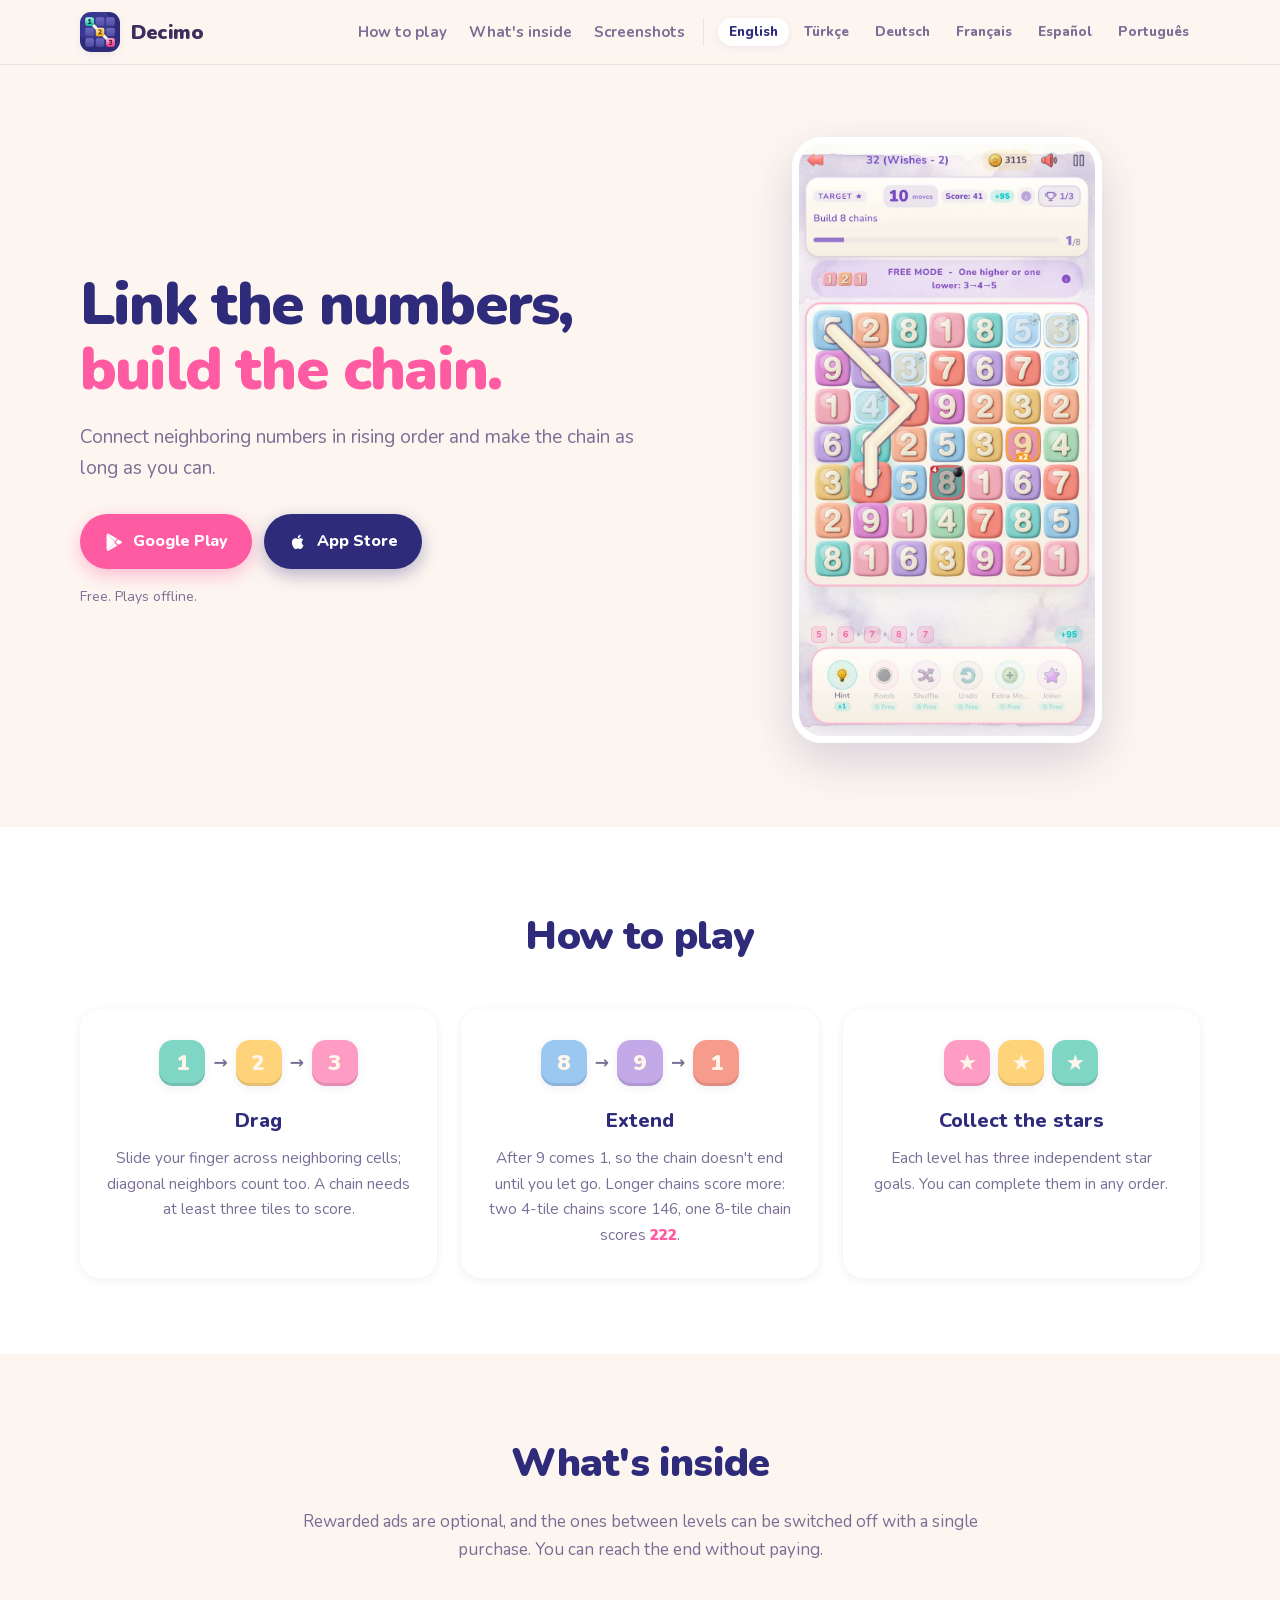
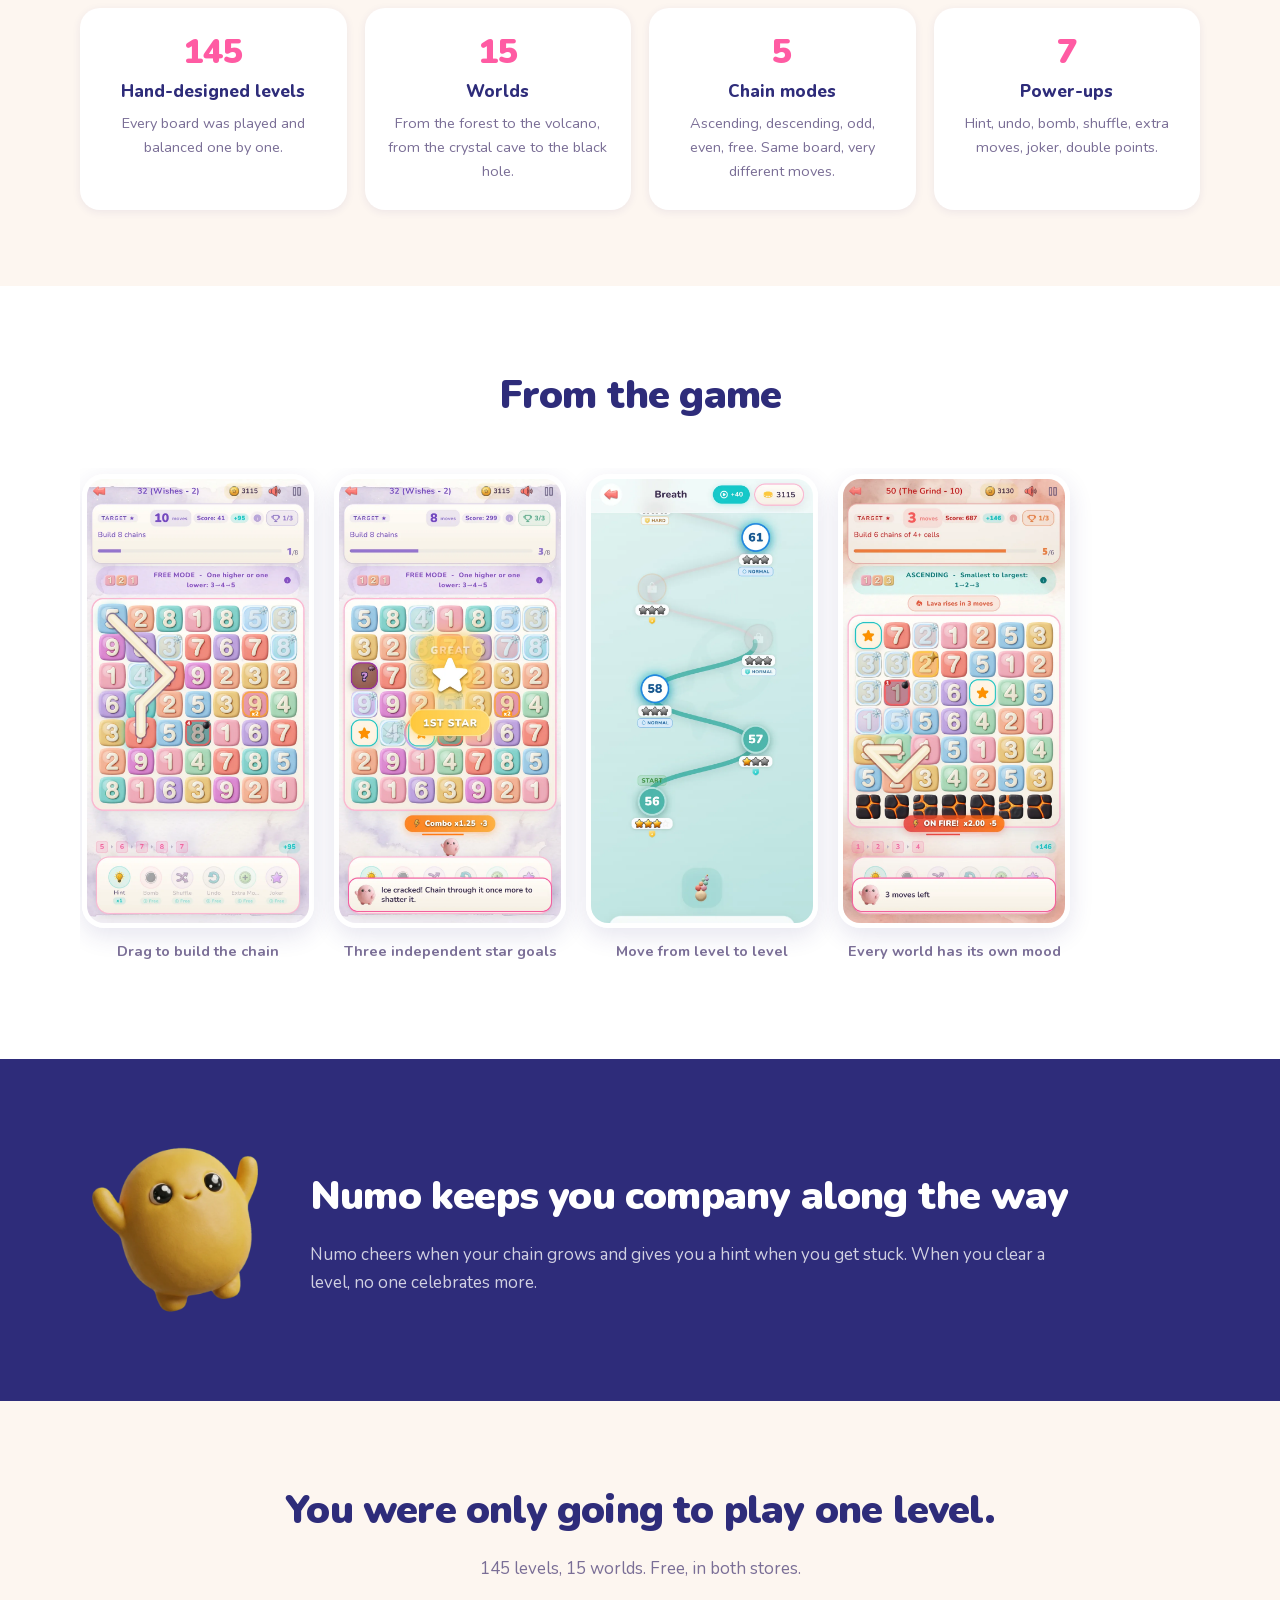
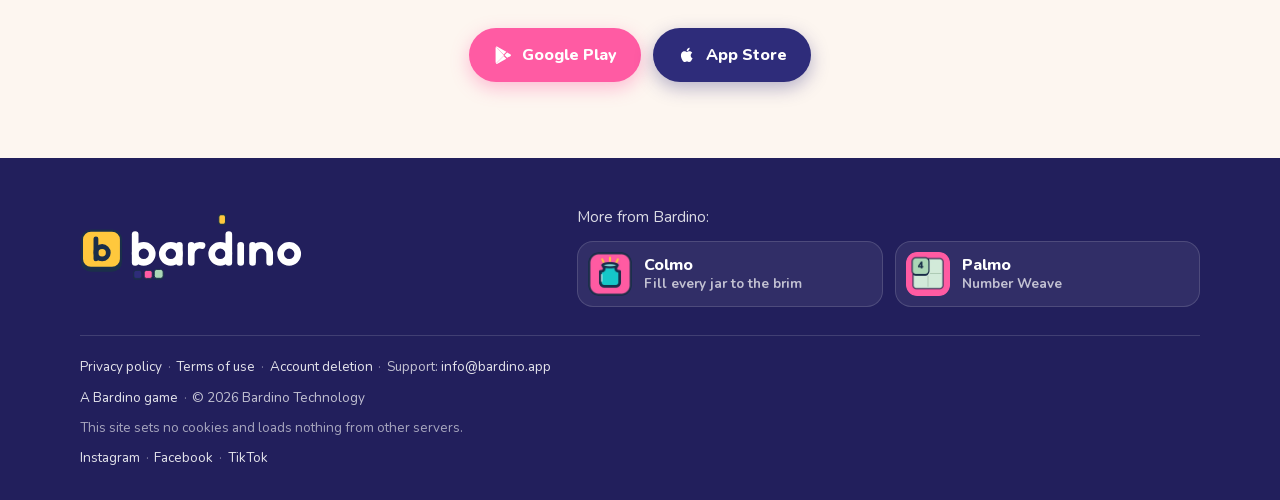
<file: index.html>
<!DOCTYPE html>
<html lang="en">
<head>
    <meta charset="UTF-8">
    <meta name="viewport" content="width=device-width, initial-scale=1.0">
    <meta name="description" content="Decimo is a number puzzle: drag across adjacent numbers to build a chain. 15 worlds, 145 levels. Free on the App Store and Google Play.">
    <meta name="robots" content="index, follow">
    <meta property="og:type" content="website">
    <meta property="og:url" content="https://decimo.bardino.app/">
    <meta property="og:title" content="Decimo - Number Chain Puzzle">
    <meta property="og:description" content="Drag across adjacent numbers and build a chain. 15 worlds, 145 levels, free.">
    <meta property="og:image" content="https://decimo.bardino.app/assets/decimo_share.png">
    <meta property="og:image:width" content="1200">
    <meta property="og:image:height" content="630">
    <meta property="og:locale" content="en_US">
    <meta property="og:site_name" content="Decimo">
    <meta name="twitter:card" content="summary_large_image">
    <meta name="twitter:title" content="Decimo - Number Chain Puzzle">
    <meta name="twitter:description" content="Drag across adjacent numbers and build a chain. 15 worlds, 145 levels, free.">
    <meta name="twitter:image" content="https://decimo.bardino.app/assets/decimo_share.png">
    <meta name="theme-color" content="#2E2C7A">
    <title>Decimo - Number Chain Puzzle</title>
    <link rel="canonical" href="https://decimo.bardino.app/">
    <link rel="alternate" hreflang="en" href="https://decimo.bardino.app/">
    <link rel="alternate" hreflang="tr" href="https://decimo.bardino.app/tr/">
    <link rel="alternate" hreflang="de" href="https://decimo.bardino.app/de/">
    <link rel="alternate" hreflang="fr" href="https://decimo.bardino.app/fr/">
    <link rel="alternate" hreflang="es" href="https://decimo.bardino.app/es/">
    <link rel="alternate" hreflang="pt-BR" href="https://decimo.bardino.app/pt/">
    <link rel="alternate" hreflang="x-default" href="https://decimo.bardino.app/">
    <link rel="icon" type="image/png" href="/assets/decimo_icon.png">
    <link rel="apple-touch-icon" href="/assets/decimo_icon.png">
    <link rel="manifest" href="/manifest.json">
    <link rel="stylesheet" href="/css/style.css">
</head>
<body>

<header class="ust">
    <div class="kap">
        <a class="marka" href="/">
            <img src="/assets/decimo_icon.png" alt="Decimo" width="40" height="40">
            <b>Decimo</b>
        </a>
        <nav class="cipa">
            <a href="#nasil">How to play</a>
            <a href="#icinde">What's inside</a>
            <a href="#ekranlar">Screenshots</a>
        </nav>
        <div class="diller" role="navigation" aria-label="Language"><a href="/" hreflang="en" lang="en" aria-current="page"><span class="kod">EN</span><span class="ad">English</span></a><a href="/tr/" hreflang="tr" lang="tr"><span class="kod">TR</span><span class="ad">Türkçe</span></a><a href="/de/" hreflang="de" lang="de"><span class="kod">DE</span><span class="ad">Deutsch</span></a><a href="/fr/" hreflang="fr" lang="fr"><span class="kod">FR</span><span class="ad">Français</span></a><a href="/es/" hreflang="es" lang="es"><span class="kod">ES</span><span class="ad">Español</span></a><a href="/pt/" hreflang="pt-BR" lang="pt-BR"><span class="kod">PT</span><span class="ad">Português</span></a></div>
    </div>
</header>

<section class="kahraman">
    <div class="kap">
        <div>
            <h1>Link the numbers,<br><em>build the chain.</em></h1>
            <p class="alt">Connect neighboring numbers in rising order and make the chain as long as you can.</p>
            <div class="dugmeler">
                <a class="dugme d-play" href="https://play.google.com/store/apps/details?id=com.bardino.numberchain&amp;referrer=utm_source%3Ddecimo_site%26utm_medium%3Dweb%26utm_campaign%3Dhero">
                    <svg viewBox="0 0 24 24" aria-hidden="true"><path d="M3.6 2.3c-.3.3-.5.8-.5 1.4v16.6c0 .6.2 1.1.5 1.4l.1.1 9.3-9.3v-.2L3.6 2.3zM17 15.4l-3.1-3.1v-.2L17 9l.1.1 3.7 2.1c1 .6 1 1.6 0 2.2L17 15.4zM16 16.4l-3.2-3.2-9.2 9.2c.4.4 1 .4 1.7 0l10.7-6zM16 8.1L5.3 2.1c-.7-.4-1.3-.4-1.7 0l9.2 9.2L16 8.1z"/></svg>
                    Google Play
                </a>
                <a class="dugme d-apple" href="https://apps.apple.com/app/decimo-number-chain/id6792291932?utm_source=decimo_site&amp;utm_medium=web&amp;utm_campaign=hero">
                    <svg viewBox="0 0 24 24" aria-hidden="true"><path d="M16.4 12.7c0-2.2 1.8-3.3 1.9-3.4-1-1.5-2.6-1.7-3.2-1.7-1.4-.1-2.7.8-3.3.8-.7 0-1.7-.8-2.8-.8-1.5 0-2.8.8-3.6 2.1-1.5 2.6-.4 6.5 1.1 8.6.7 1 1.6 2.2 2.7 2.2 1.1 0 1.5-.7 2.8-.7 1.3 0 1.6.7 2.8.7 1.2 0 1.9-1 2.6-2.1.8-1.2 1.2-2.4 1.2-2.4s-2.2-.9-2.2-3.3zM14.3 5.9c.6-.7 1-1.7.9-2.7-.9 0-2 .6-2.6 1.3-.6.6-1.1 1.7-.9 2.6 1 .1 2-.5 2.6-1.2z"/></svg>
                    App Store
                </a>
            </div>
            <p class="kucuk">Free. Plays offline.</p>
        </div>
        <div class="telefon">
            <img src="/assets/shots/01_chain.webp" alt="Decimo gameplay: a chain being built on the number grid" width="800" height="1600" loading="eager">
        </div>
    </div>
</section>

<section id="nasil" class="beyaz-bolum">
    <div class="kap">
        <h2>How to play</h2>
        <div class="adimlar">
            <div class="adim">
                <div class="taslar">
                    <span class="tas t1">1</span><span class="ok">→</span>
                    <span class="tas t2">2</span><span class="ok">→</span>
                    <span class="tas t3">3</span>
                </div>
                <h3>Drag</h3>
                <p>Slide your finger across neighboring cells; diagonal neighbors count too. A chain needs at least three tiles to score.</p>
            </div>
            <div class="adim">
                <div class="taslar">
                    <span class="tas t4">8</span><span class="ok">→</span>
                    <span class="tas t5">9</span><span class="ok">→</span>
                    <span class="tas t6">1</span>
                </div>
                <h3>Extend</h3>
                <p>After 9 comes 1, so the chain doesn't end until you let go. Longer chains score more: two 4-tile chains score 146, one 8-tile chain scores <strong>222</strong>.</p>
            </div>
            <div class="adim">
                <div class="taslar">
                    <span class="tas t3">★</span>
                    <span class="tas t2">★</span>
                    <span class="tas t1">★</span>
                </div>
                <h3>Collect the stars</h3>
                <p>Each level has three independent star goals. You can complete them in any order.</p>
            </div>
        </div>
    </div>
</section>

<section id="icinde">
    <div class="kap">
        <h2>What's inside</h2>
        <p class="bolum-alt">Rewarded ads are optional, and the ones between levels can be switched off with a single purchase. You can reach the end without paying.</p>
        <div class="ozellikler">
            <div class="ozellik">
                <div class="sayi">145</div>
                <h3>Hand-designed levels</h3>
                <p>Every board was played and balanced one by one.</p>
            </div>
            <div class="ozellik">
                <div class="sayi">15</div>
                <h3>Worlds</h3>
                <p>From the forest to the volcano, from the crystal cave to the black hole.</p>
            </div>
            <div class="ozellik">
                <div class="sayi">5</div>
                <h3>Chain modes</h3>
                <p>Ascending, descending, odd, even, free. Same board, very different moves.</p>
            </div>
            <div class="ozellik">
                <div class="sayi">7</div>
                <h3>Power-ups</h3>
                <p>Hint, undo, bomb, shuffle, extra moves, joker, double points.</p>
            </div>
        </div>
    </div>
</section>

<section id="ekranlar" class="beyaz-bolum">
    <div class="kap">
        <h2>From the game</h2>
        <div class="vitrin">
            <figure>
                <img src="/assets/shots/01_chain.webp" alt="Gameplay screen while a chain is being drawn" width="800" height="1600" loading="lazy">
                <figcaption>Drag to build the chain</figcaption>
            </figure>
            <figure>
                <img src="/assets/shots/03_star.webp" alt="The first star, earned mid-level" width="800" height="1600" loading="lazy">
                <figcaption>Three independent star goals</figcaption>
            </figure>
            <figure>
                <img src="/assets/shots/05_map.webp" alt="The level map" width="800" height="1600" loading="lazy">
                <figcaption>Move from level to level</figcaption>
            </figure>
            <figure>
                <img src="/assets/shots/06_world.webp" alt="A chain being built as lava rises in the volcano world" width="800" height="1600" loading="lazy">
                <figcaption>Every world has its own mood</figcaption>
            </figure>
        </div>
    </div>
</section>

<section class="numo-bant">
    <div class="kap">
        <img src="/assets/numo.webp" alt="Numo, Decimo's mascot" width="190" height="190" loading="lazy">
        <div>
            <h2>Numo keeps you company along the way</h2>
            <p>Numo cheers when your chain grows and gives you a hint when you get stuck. When you clear a level, no one celebrates more.</p>
        </div>
    </div>
</section>

<section class="kapanis">
    <div class="kap">
        <h2>You were only going to play one level.</h2>
        <p class="bolum-alt">145 levels, 15 worlds. Free, in both stores.</p>
        <div class="dugmeler">
            <a class="dugme d-play" href="https://play.google.com/store/apps/details?id=com.bardino.numberchain&amp;referrer=utm_source%3Ddecimo_site%26utm_medium%3Dweb%26utm_campaign%3Dcta_band">
                <svg viewBox="0 0 24 24" aria-hidden="true"><path d="M3.6 2.3c-.3.3-.5.8-.5 1.4v16.6c0 .6.2 1.1.5 1.4l.1.1 9.3-9.3v-.2L3.6 2.3zM17 15.4l-3.1-3.1v-.2L17 9l.1.1 3.7 2.1c1 .6 1 1.6 0 2.2L17 15.4zM16 16.4l-3.2-3.2-9.2 9.2c.4.4 1 .4 1.7 0l10.7-6zM16 8.1L5.3 2.1c-.7-.4-1.3-.4-1.7 0l9.2 9.2L16 8.1z"/></svg>
                Google Play
            </a>
            <a class="dugme d-apple" href="https://apps.apple.com/app/decimo-number-chain/id6792291932?utm_source=decimo_site&amp;utm_medium=web&amp;utm_campaign=cta_band">
                <svg viewBox="0 0 24 24" aria-hidden="true"><path d="M16.4 12.7c0-2.2 1.8-3.3 1.9-3.4-1-1.5-2.6-1.7-3.2-1.7-1.4-.1-2.7.8-3.3.8-.7 0-1.7-.8-2.8-.8-1.5 0-2.8.8-3.6 2.1-1.5 2.6-.4 6.5 1.1 8.6.7 1 1.6 2.2 2.7 2.2 1.1 0 1.5-.7 2.8-.7 1.3 0 1.6.7 2.8.7 1.2 0 1.9-1 2.6-2.1.8-1.2 1.2-2.4 1.2-2.4s-2.2-.9-2.2-3.3zM14.3 5.9c.6-.7 1-1.7.9-2.7-.9 0-2 .6-2.6 1.3-.6.6-1.1 1.7-.9 2.6 1 .1 2-.5 2.6-1.2z"/></svg>
                App Store
            </a>
        </div>
    </div>
</section>

<footer class="aile">
    <div class="kap aile-ust">
        <a class="aile-marka" href="https://bardino.app/"><svg class="aile-logo bardino-intro" viewBox="0 0 600 150" data-bardino-intro role="img" aria-label="Bardino"><g class="bi-mark"><g transform="translate(0 6) scale(1.12)"><rect x="4.5" y="9.5" width="91" height="87" rx="21" class="bi-ef bi-es" stroke-width="5"/><rect x="4.5" y="3" width="91" height="87" rx="21" fill="#FFC83D" class="bi-es" stroke-width="5"/><g fill="none" stroke="#1B2F4A" stroke-width="11.2" stroke-linecap="round"><path d="M37.1 22.1V68.9"/><circle cx="51.5" cy="54.5" r="14.4"/></g></g></g><g class="bi-word"><g transform="translate(134 8) scale(.62)" fill="none" stroke="currentColor" stroke-width="28" stroke-linecap="round" stroke-linejoin="round"><path d="M16 19V136"/><circle cx="52" cy="100" r="36"/><circle cx="166" cy="100" r="36"/><path d="M202 64V136"/><path d="M252 64V136M252 100A36 36 0 0 1 297.32 65.23"/><circle cx="374" cy="100" r="36"/><path d="M410 19V136"/><path d="M460 64V136"/><path d="M510 64V136M510 100A36 36 0 0 1 582 100V136"/><circle cx="664" cy="100" r="36"/></g></g><g transform="translate(139 112) scale(.65)"><g class="bi-stone"><rect x="2" y="6" width="32" height="32" rx="9" class="bi-ef bi-es" stroke-width="3.5"/><rect x="2" y="2" width="32" height="32" rx="9" fill="#2E2C7A" class="bi-es" stroke-width="3.5"/></g><g class="bi-stone"><rect x="44" y="6" width="32" height="32" rx="9" class="bi-ef bi-es" stroke-width="3.5"/><rect x="44" y="2" width="32" height="32" rx="9" fill="#FF5BA3" class="bi-es" stroke-width="3.5"/></g><g class="bi-stone"><rect x="86" y="6" width="32" height="32" rx="9" class="bi-ef bi-es" stroke-width="3.5"/><rect x="86" y="2" width="32" height="32" rx="9" fill="#ABD7B6" class="bi-es" stroke-width="3.5"/></g></g><g class="bi-dot" transform="translate(419.2 30.94)"><rect x="-9.92" y="-19.84" width="19.84" height="19.84" rx="5.58" fill="#FFC83D" class="bi-es" stroke-width="3.1"/></g></svg></a>
        <div class="aile-kardes">
            <p>More from Bardino:</p>
            <ul><li><a href="https://colmo.bardino.app/"><img src="/assets/aile/colmo.webp" alt="" width="44" height="44" loading="lazy"><span><b>Colmo</b><small>Fill every jar to the brim</small></span></a></li><li><a href="https://palmo.bardino.app/"><img src="/assets/aile/palmo.webp" alt="" width="44" height="44" loading="lazy"><span><b>Palmo</b><small>Number Weave</small></span></a></li></ul>
        </div>
    </div>
    <div class="kap aile-alt">
        <p class="f-satir"><a href="/privacy-policy.html">Privacy policy</a> <span class="f-ayrac" aria-hidden="true">&middot;</span> <a href="/terms-of-use.html">Terms of use</a> <span class="f-ayrac" aria-hidden="true">&middot;</span> <a href="/account-deletion.html">Account deletion</a> <span class="f-ayrac" aria-hidden="true">&middot;</span> Support: <!--email_off--><a href="mailto:info@bardino.app">info@bardino.app</a><!--/email_off--></p>
        <p class="f-satir"><a href="https://bardino.app/">A Bardino game</a> <span class="f-ayrac" aria-hidden="true">&middot;</span> &copy; 2026 Bardino Technology</p>
        <p class="f-satir f-not">This site sets no cookies and loads nothing from other servers.</p>
        <p class="f-satir"><a href="https://www.instagram.com/decimogame/">Instagram</a> <span class="f-ayrac" aria-hidden="true">&middot;</span> <a href="https://www.facebook.com/profile.php?id=61593083333364">Facebook</a> <span class="f-ayrac" aria-hidden="true">&middot;</span> <a href="https://www.tiktok.com/@decimo_game">TikTok</a></p>
    </div>
</footer>

<script type="application/ld+json">
{
  "@context": "https://schema.org",
  "@type": "MobileApplication",
  "name": "Decimo",
  "applicationCategory": "GameApplication",
  "operatingSystem": "Android, iOS",
  "url": "https://decimo.bardino.app/",
  "inLanguage": "en",
  "installUrl": "https://play.google.com/store/apps/details?id=com.bardino.numberchain",
  "image": "https://decimo.bardino.app/assets/decimo_share.png",
  "offers": {"@type": "Offer", "price": "0", "priceCurrency": "TRY"},
  "publisher": {"@type": "Organization", "name": "Bardino Technology"},
  "sameAs": [
    "https://www.instagram.com/decimogame/",
    "https://www.tiktok.com/@decimo_game",
    "https://www.facebook.com/profile.php?id=61593083333364",
    "https://apps.apple.com/app/decimo-number-chain/id6792291932"
  ]
}
</script>

<script src="/assets/bardino-intro.js" defer></script>
</body>
</html>
</file>
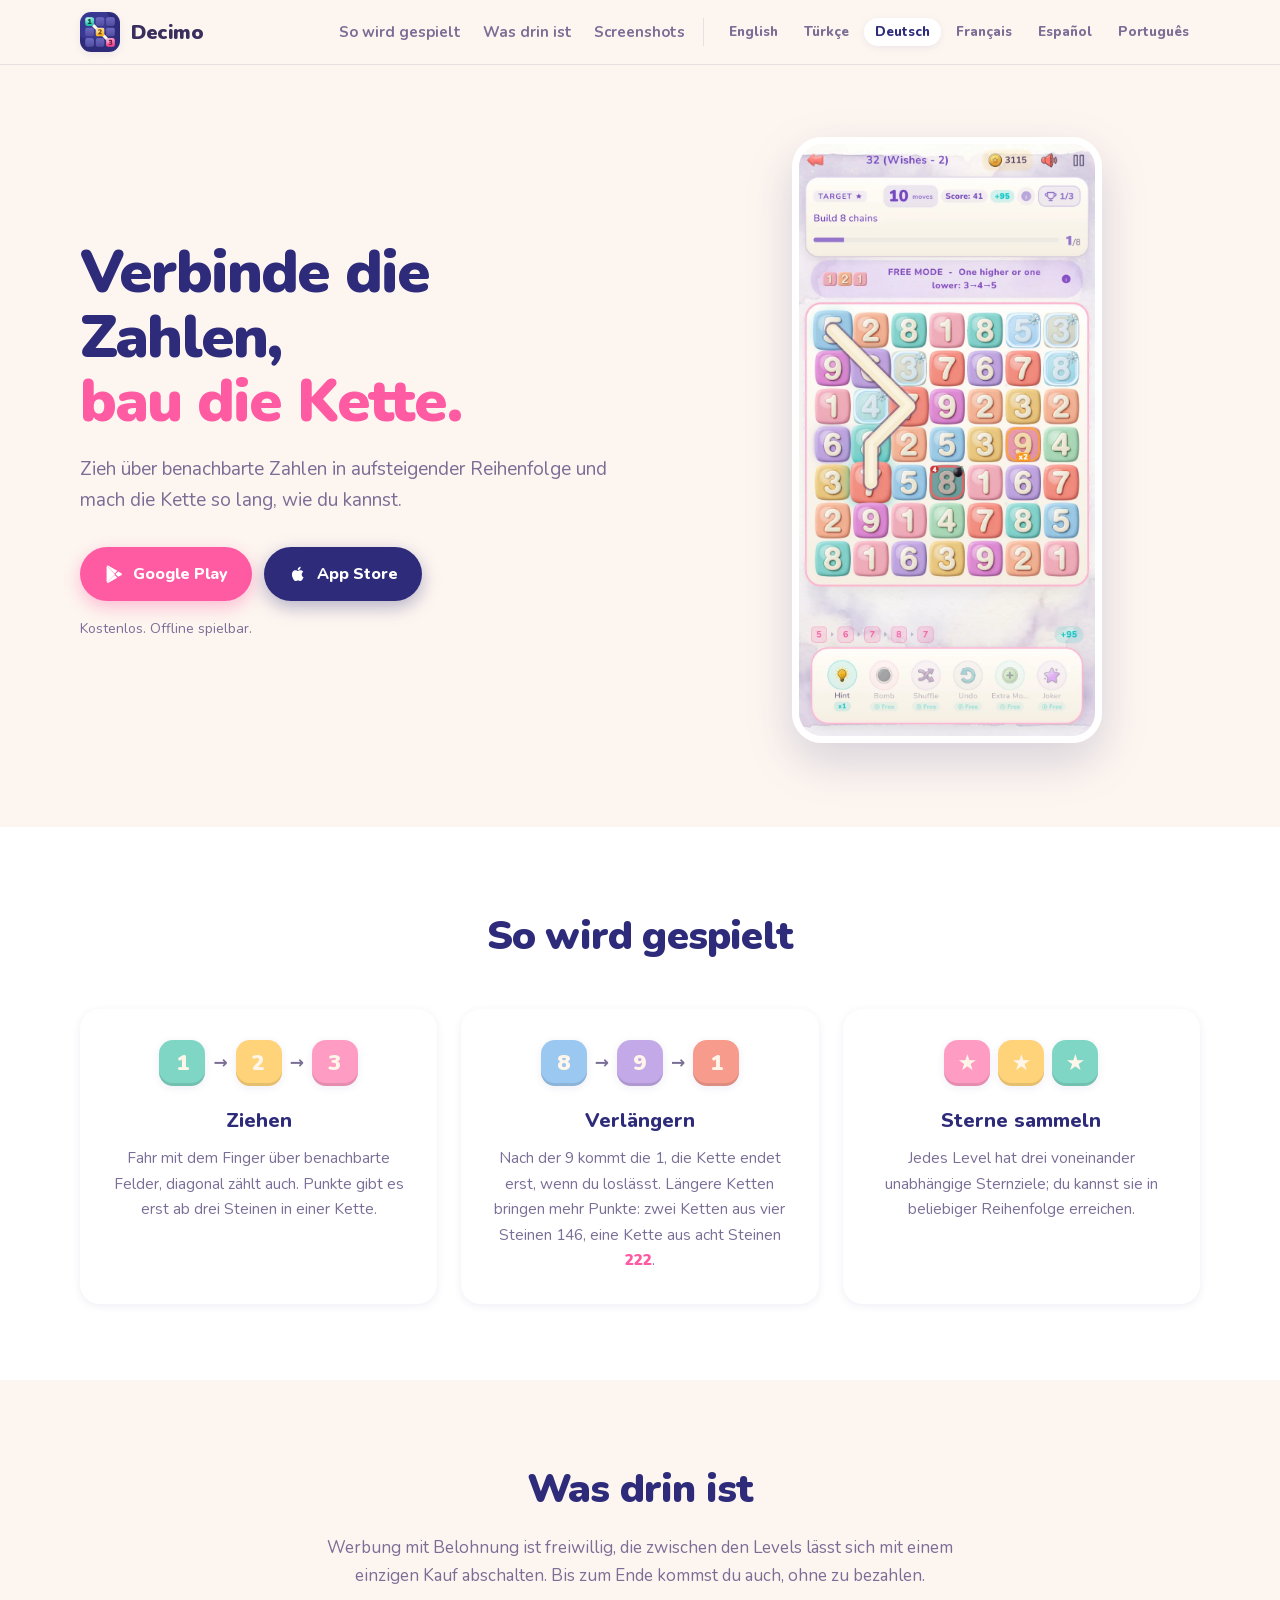
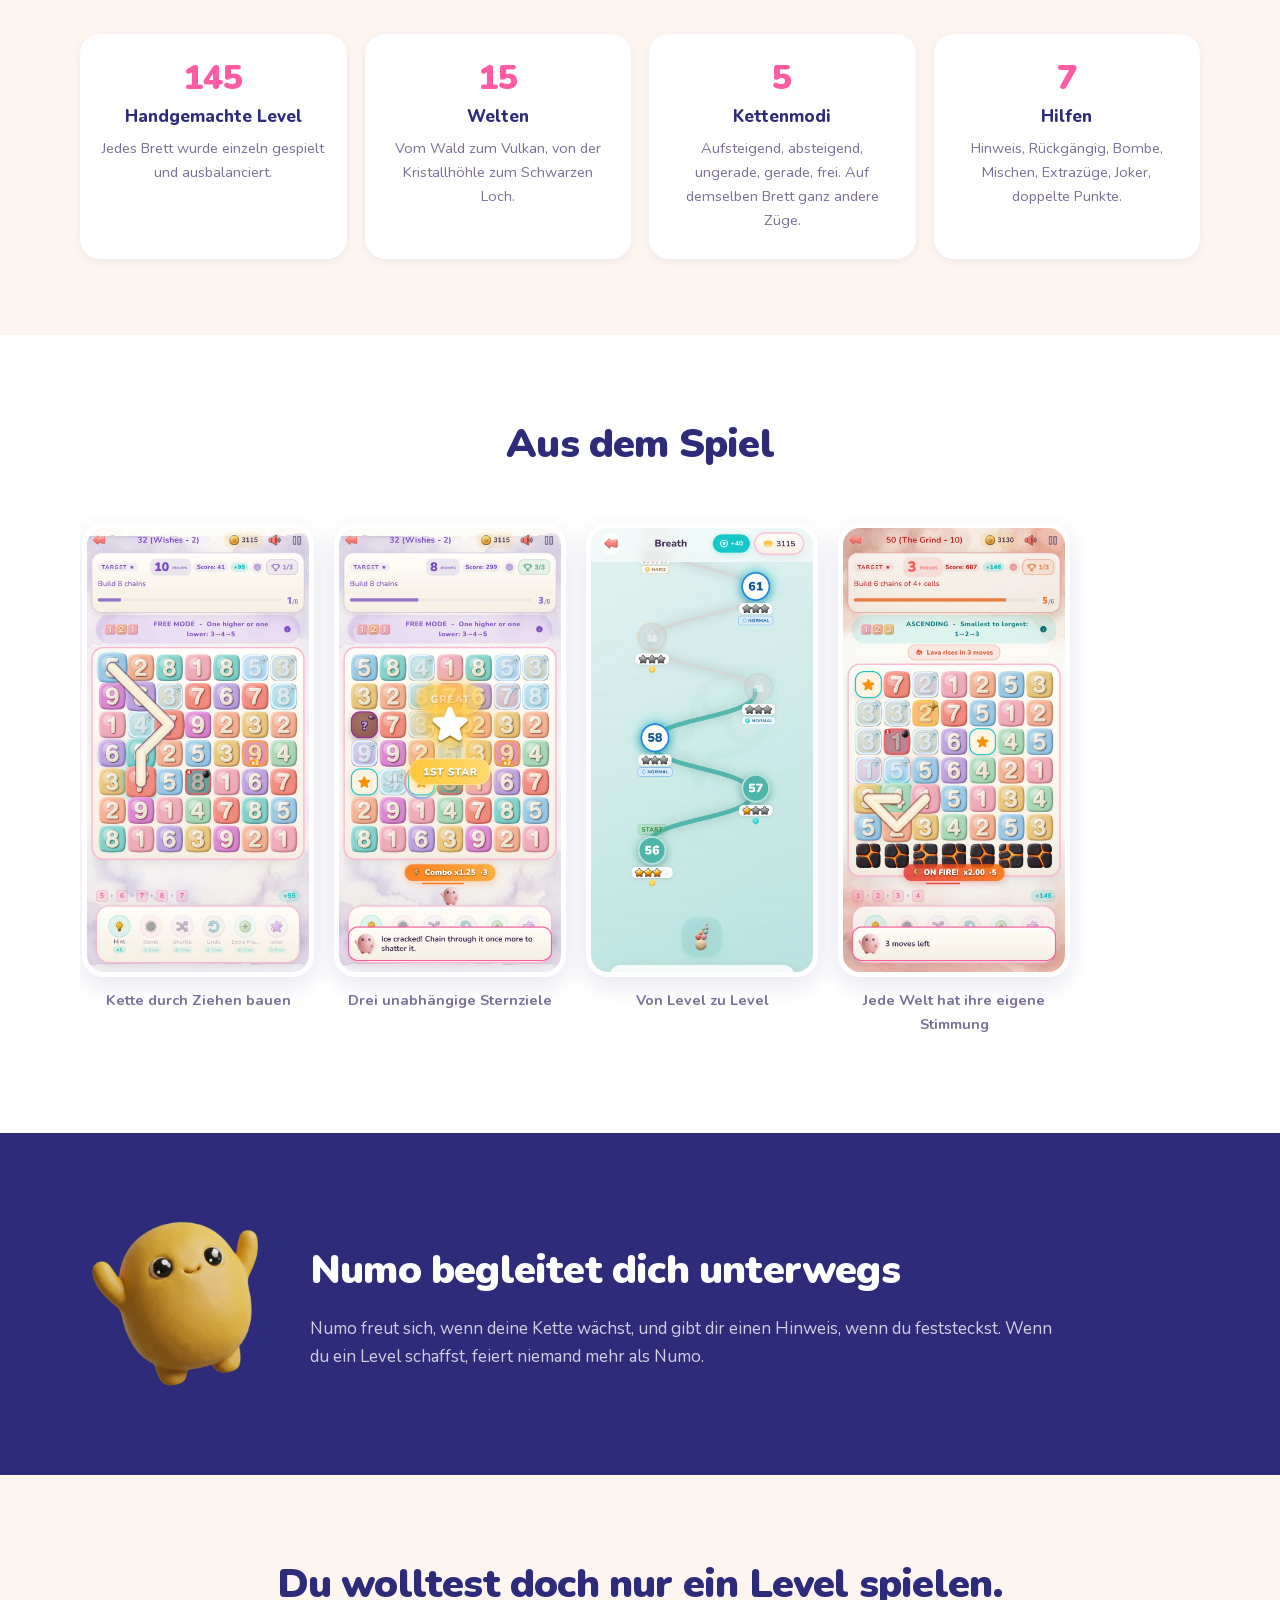
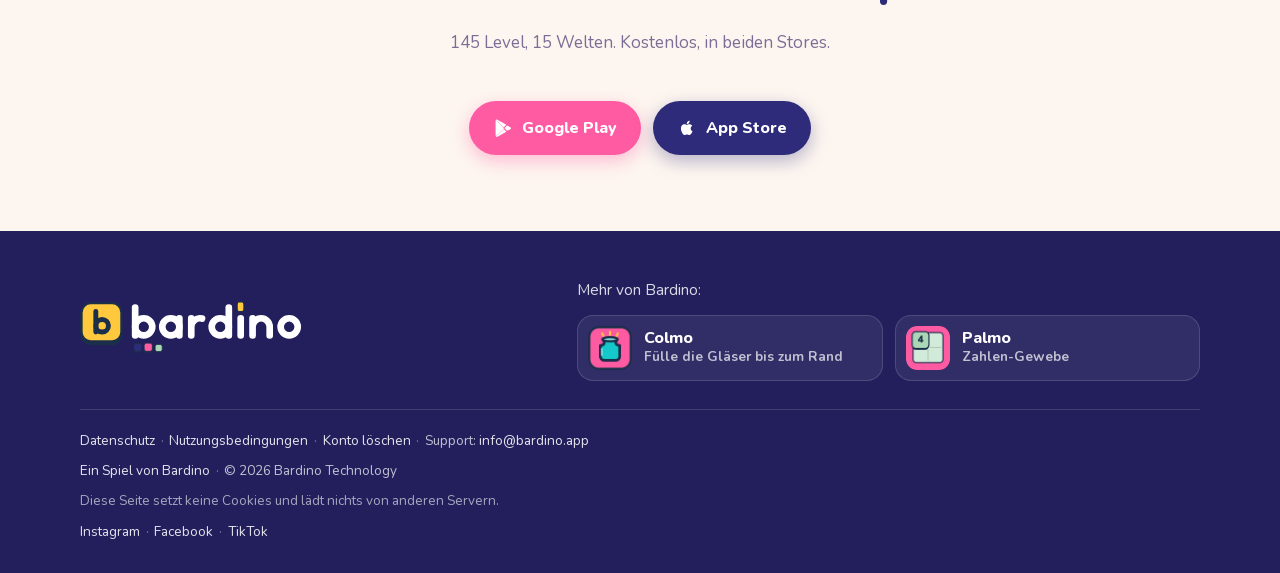
<file: de/index.html>
<!DOCTYPE html>
<html lang="de">
<head>
    <meta charset="UTF-8">
    <meta name="viewport" content="width=device-width, initial-scale=1.0">
    <meta name="description" content="Decimo ist ein Zahlenpuzzle: Zieh über benachbarte Zahlen und bau eine Kette. 15 Welten, 145 Level. Kostenlos im App Store und bei Google Play.">
    <meta name="robots" content="index, follow">
    <meta property="og:type" content="website">
    <meta property="og:url" content="https://decimo.bardino.app/de/">
    <meta property="og:title" content="Decimo - Zahlenketten-Puzzle">
    <meta property="og:description" content="Zieh über benachbarte Zahlen und bau eine Kette. 15 Welten, 145 Level, kostenlos.">
    <meta property="og:image" content="https://decimo.bardino.app/assets/decimo_share.png">
    <meta property="og:image:width" content="1200">
    <meta property="og:image:height" content="630">
    <meta property="og:locale" content="de_DE">
    <meta property="og:site_name" content="Decimo">
    <meta name="twitter:card" content="summary_large_image">
    <meta name="twitter:title" content="Decimo - Zahlenketten-Puzzle">
    <meta name="twitter:description" content="Zieh über benachbarte Zahlen und bau eine Kette. 15 Welten, 145 Level, kostenlos.">
    <meta name="twitter:image" content="https://decimo.bardino.app/assets/decimo_share.png">
    <meta name="theme-color" content="#2E2C7A">
    <title>Decimo - Zahlenketten-Puzzle</title>
    <link rel="canonical" href="https://decimo.bardino.app/de/">
    <link rel="alternate" hreflang="en" href="https://decimo.bardino.app/">
    <link rel="alternate" hreflang="tr" href="https://decimo.bardino.app/tr/">
    <link rel="alternate" hreflang="de" href="https://decimo.bardino.app/de/">
    <link rel="alternate" hreflang="fr" href="https://decimo.bardino.app/fr/">
    <link rel="alternate" hreflang="es" href="https://decimo.bardino.app/es/">
    <link rel="alternate" hreflang="pt-BR" href="https://decimo.bardino.app/pt/">
    <link rel="alternate" hreflang="x-default" href="https://decimo.bardino.app/">
    <link rel="icon" type="image/png" href="/assets/decimo_icon.png">
    <link rel="apple-touch-icon" href="/assets/decimo_icon.png">
    <link rel="manifest" href="/manifest.json">
    <link rel="stylesheet" href="/css/style.css">
</head>
<body>

<header class="ust">
    <div class="kap">
        <a class="marka" href="/de/">
            <img src="/assets/decimo_icon.png" alt="Decimo" width="40" height="40">
            <b>Decimo</b>
        </a>
        <nav class="cipa">
            <a href="#nasil">So wird gespielt</a>
            <a href="#icinde">Was drin ist</a>
            <a href="#ekranlar">Screenshots</a>
        </nav>
        <div class="diller" role="navigation" aria-label="Sprache"><a href="/" hreflang="en" lang="en"><span class="kod">EN</span><span class="ad">English</span></a><a href="/tr/" hreflang="tr" lang="tr"><span class="kod">TR</span><span class="ad">Türkçe</span></a><a href="/de/" hreflang="de" lang="de" aria-current="page"><span class="kod">DE</span><span class="ad">Deutsch</span></a><a href="/fr/" hreflang="fr" lang="fr"><span class="kod">FR</span><span class="ad">Français</span></a><a href="/es/" hreflang="es" lang="es"><span class="kod">ES</span><span class="ad">Español</span></a><a href="/pt/" hreflang="pt-BR" lang="pt-BR"><span class="kod">PT</span><span class="ad">Português</span></a></div>
    </div>
</header>

<section class="kahraman">
    <div class="kap">
        <div>
            <h1>Verbinde die Zahlen,<br><em>bau die Kette.</em></h1>
            <p class="alt">Zieh über benachbarte Zahlen in aufsteigender Reihenfolge und mach die Kette so lang, wie du kannst.</p>
            <div class="dugmeler">
                <a class="dugme d-play" href="https://play.google.com/store/apps/details?id=com.bardino.numberchain&amp;referrer=utm_source%3Ddecimo_site%26utm_medium%3Dweb%26utm_campaign%3Dhero">
                    <svg viewBox="0 0 24 24" aria-hidden="true"><path d="M3.6 2.3c-.3.3-.5.8-.5 1.4v16.6c0 .6.2 1.1.5 1.4l.1.1 9.3-9.3v-.2L3.6 2.3zM17 15.4l-3.1-3.1v-.2L17 9l.1.1 3.7 2.1c1 .6 1 1.6 0 2.2L17 15.4zM16 16.4l-3.2-3.2-9.2 9.2c.4.4 1 .4 1.7 0l10.7-6zM16 8.1L5.3 2.1c-.7-.4-1.3-.4-1.7 0l9.2 9.2L16 8.1z"/></svg>
                    Google Play
                </a>
                <a class="dugme d-apple" href="https://apps.apple.com/app/decimo-number-chain/id6792291932?utm_source=decimo_site&amp;utm_medium=web&amp;utm_campaign=hero">
                    <svg viewBox="0 0 24 24" aria-hidden="true"><path d="M16.4 12.7c0-2.2 1.8-3.3 1.9-3.4-1-1.5-2.6-1.7-3.2-1.7-1.4-.1-2.7.8-3.3.8-.7 0-1.7-.8-2.8-.8-1.5 0-2.8.8-3.6 2.1-1.5 2.6-.4 6.5 1.1 8.6.7 1 1.6 2.2 2.7 2.2 1.1 0 1.5-.7 2.8-.7 1.3 0 1.6.7 2.8.7 1.2 0 1.9-1 2.6-2.1.8-1.2 1.2-2.4 1.2-2.4s-2.2-.9-2.2-3.3zM14.3 5.9c.6-.7 1-1.7.9-2.7-.9 0-2 .6-2.6 1.3-.6.6-1.1 1.7-.9 2.6 1 .1 2-.5 2.6-1.2z"/></svg>
                    App Store
                </a>
            </div>
            <p class="kucuk">Kostenlos. Offline spielbar.</p>
        </div>
        <div class="telefon">
            <img src="/assets/shots/01_chain.webp" alt="Decimo im Spiel: Auf dem Zahlengitter entsteht eine Kette" width="800" height="1600" loading="eager">
        </div>
    </div>
</section>

<section id="nasil" class="beyaz-bolum">
    <div class="kap">
        <h2>So wird gespielt</h2>
        <div class="adimlar">
            <div class="adim">
                <div class="taslar">
                    <span class="tas t1">1</span><span class="ok">→</span>
                    <span class="tas t2">2</span><span class="ok">→</span>
                    <span class="tas t3">3</span>
                </div>
                <h3>Ziehen</h3>
                <p>Fahr mit dem Finger über benachbarte Felder, diagonal zählt auch. Punkte gibt es erst ab drei Steinen in einer Kette.</p>
            </div>
            <div class="adim">
                <div class="taslar">
                    <span class="tas t4">8</span><span class="ok">→</span>
                    <span class="tas t5">9</span><span class="ok">→</span>
                    <span class="tas t6">1</span>
                </div>
                <h3>Verlängern</h3>
                <p>Nach der 9 kommt die 1, die Kette endet erst, wenn du loslässt. Längere Ketten bringen mehr Punkte: zwei Ketten aus vier Steinen 146, eine Kette aus acht Steinen <strong>222</strong>.</p>
            </div>
            <div class="adim">
                <div class="taslar">
                    <span class="tas t3">★</span>
                    <span class="tas t2">★</span>
                    <span class="tas t1">★</span>
                </div>
                <h3>Sterne sammeln</h3>
                <p>Jedes Level hat drei voneinander unabhängige Sternziele; du kannst sie in beliebiger Reihenfolge erreichen.</p>
            </div>
        </div>
    </div>
</section>

<section id="icinde">
    <div class="kap">
        <h2>Was drin ist</h2>
        <p class="bolum-alt">Werbung mit Belohnung ist freiwillig, die zwischen den Levels lässt sich mit einem einzigen Kauf abschalten. Bis zum Ende kommst du auch, ohne zu bezahlen.</p>
        <div class="ozellikler">
            <div class="ozellik">
                <div class="sayi">145</div>
                <h3>Handgemachte Level</h3>
                <p>Jedes Brett wurde einzeln gespielt und ausbalanciert.</p>
            </div>
            <div class="ozellik">
                <div class="sayi">15</div>
                <h3>Welten</h3>
                <p>Vom Wald zum Vulkan, von der Kristallhöhle zum Schwarzen Loch.</p>
            </div>
            <div class="ozellik">
                <div class="sayi">5</div>
                <h3>Kettenmodi</h3>
                <p>Aufsteigend, absteigend, ungerade, gerade, frei. Auf demselben Brett ganz andere Züge.</p>
            </div>
            <div class="ozellik">
                <div class="sayi">7</div>
                <h3>Hilfen</h3>
                <p>Hinweis, Rückgängig, Bombe, Mischen, Extrazüge, Joker, doppelte Punkte.</p>
            </div>
        </div>
    </div>
</section>

<section id="ekranlar" class="beyaz-bolum">
    <div class="kap">
        <h2>Aus dem Spiel</h2>
        <div class="vitrin">
            <figure>
                <img src="/assets/shots/01_chain.webp" alt="Spielbildschirm, während eine Kette gezogen wird" width="800" height="1600" loading="lazy">
                <figcaption>Kette durch Ziehen bauen</figcaption>
            </figure>
            <figure>
                <img src="/assets/shots/03_star.webp" alt="Der erste Stern, mitten im Level verdient" width="800" height="1600" loading="lazy">
                <figcaption>Drei unabhängige Sternziele</figcaption>
            </figure>
            <figure>
                <img src="/assets/shots/05_map.webp" alt="Die Levelkarte" width="800" height="1600" loading="lazy">
                <figcaption>Von Level zu Level</figcaption>
            </figure>
            <figure>
                <img src="/assets/shots/06_world.webp" alt="Eine Kette entsteht, während in der Vulkanwelt die Lava steigt" width="800" height="1600" loading="lazy">
                <figcaption>Jede Welt hat ihre eigene Stimmung</figcaption>
            </figure>
        </div>
    </div>
</section>

<section class="numo-bant">
    <div class="kap">
        <img src="/assets/numo.webp" alt="Numo, das Maskottchen von Decimo" width="190" height="190" loading="lazy">
        <div>
            <h2>Numo begleitet dich unterwegs</h2>
            <p>Numo freut sich, wenn deine Kette wächst, und gibt dir einen Hinweis, wenn du feststeckst. Wenn du ein Level schaffst, feiert niemand mehr als Numo.</p>
        </div>
    </div>
</section>

<section class="kapanis">
    <div class="kap">
        <h2>Du wolltest doch nur ein Level spielen.</h2>
        <p class="bolum-alt">145 Level, 15 Welten. Kostenlos, in beiden Stores.</p>
        <div class="dugmeler">
            <a class="dugme d-play" href="https://play.google.com/store/apps/details?id=com.bardino.numberchain&amp;referrer=utm_source%3Ddecimo_site%26utm_medium%3Dweb%26utm_campaign%3Dcta_band">
                <svg viewBox="0 0 24 24" aria-hidden="true"><path d="M3.6 2.3c-.3.3-.5.8-.5 1.4v16.6c0 .6.2 1.1.5 1.4l.1.1 9.3-9.3v-.2L3.6 2.3zM17 15.4l-3.1-3.1v-.2L17 9l.1.1 3.7 2.1c1 .6 1 1.6 0 2.2L17 15.4zM16 16.4l-3.2-3.2-9.2 9.2c.4.4 1 .4 1.7 0l10.7-6zM16 8.1L5.3 2.1c-.7-.4-1.3-.4-1.7 0l9.2 9.2L16 8.1z"/></svg>
                Google Play
            </a>
            <a class="dugme d-apple" href="https://apps.apple.com/app/decimo-number-chain/id6792291932?utm_source=decimo_site&amp;utm_medium=web&amp;utm_campaign=cta_band">
                <svg viewBox="0 0 24 24" aria-hidden="true"><path d="M16.4 12.7c0-2.2 1.8-3.3 1.9-3.4-1-1.5-2.6-1.7-3.2-1.7-1.4-.1-2.7.8-3.3.8-.7 0-1.7-.8-2.8-.8-1.5 0-2.8.8-3.6 2.1-1.5 2.6-.4 6.5 1.1 8.6.7 1 1.6 2.2 2.7 2.2 1.1 0 1.5-.7 2.8-.7 1.3 0 1.6.7 2.8.7 1.2 0 1.9-1 2.6-2.1.8-1.2 1.2-2.4 1.2-2.4s-2.2-.9-2.2-3.3zM14.3 5.9c.6-.7 1-1.7.9-2.7-.9 0-2 .6-2.6 1.3-.6.6-1.1 1.7-.9 2.6 1 .1 2-.5 2.6-1.2z"/></svg>
                App Store
            </a>
        </div>
    </div>
</section>

<footer class="aile">
    <div class="kap aile-ust">
        <a class="aile-marka" href="https://bardino.app/"><svg class="aile-logo bardino-intro" viewBox="0 0 600 150" data-bardino-intro role="img" aria-label="Bardino"><g class="bi-mark"><g transform="translate(0 6) scale(1.12)"><rect x="4.5" y="9.5" width="91" height="87" rx="21" class="bi-ef bi-es" stroke-width="5"/><rect x="4.5" y="3" width="91" height="87" rx="21" fill="#FFC83D" class="bi-es" stroke-width="5"/><g fill="none" stroke="#1B2F4A" stroke-width="11.2" stroke-linecap="round"><path d="M37.1 22.1V68.9"/><circle cx="51.5" cy="54.5" r="14.4"/></g></g></g><g class="bi-word"><g transform="translate(134 8) scale(.62)" fill="none" stroke="currentColor" stroke-width="28" stroke-linecap="round" stroke-linejoin="round"><path d="M16 19V136"/><circle cx="52" cy="100" r="36"/><circle cx="166" cy="100" r="36"/><path d="M202 64V136"/><path d="M252 64V136M252 100A36 36 0 0 1 297.32 65.23"/><circle cx="374" cy="100" r="36"/><path d="M410 19V136"/><path d="M460 64V136"/><path d="M510 64V136M510 100A36 36 0 0 1 582 100V136"/><circle cx="664" cy="100" r="36"/></g></g><g transform="translate(139 112) scale(.65)"><g class="bi-stone"><rect x="2" y="6" width="32" height="32" rx="9" class="bi-ef bi-es" stroke-width="3.5"/><rect x="2" y="2" width="32" height="32" rx="9" fill="#2E2C7A" class="bi-es" stroke-width="3.5"/></g><g class="bi-stone"><rect x="44" y="6" width="32" height="32" rx="9" class="bi-ef bi-es" stroke-width="3.5"/><rect x="44" y="2" width="32" height="32" rx="9" fill="#FF5BA3" class="bi-es" stroke-width="3.5"/></g><g class="bi-stone"><rect x="86" y="6" width="32" height="32" rx="9" class="bi-ef bi-es" stroke-width="3.5"/><rect x="86" y="2" width="32" height="32" rx="9" fill="#ABD7B6" class="bi-es" stroke-width="3.5"/></g></g><g class="bi-dot" transform="translate(419.2 30.94)"><rect x="-9.92" y="-19.84" width="19.84" height="19.84" rx="5.58" fill="#FFC83D" class="bi-es" stroke-width="3.1"/></g></svg></a>
        <div class="aile-kardes">
            <p>Mehr von Bardino:</p>
            <ul><li><a href="https://colmo.bardino.app/de/"><img src="/assets/aile/colmo.webp" alt="" width="44" height="44" loading="lazy"><span><b>Colmo</b><small>Fülle die Gläser bis zum Rand</small></span></a></li><li><a href="https://palmo.bardino.app/de/"><img src="/assets/aile/palmo.webp" alt="" width="44" height="44" loading="lazy"><span><b>Palmo</b><small>Zahlen-Gewebe</small></span></a></li></ul>
        </div>
    </div>
    <div class="kap aile-alt">
        <p class="f-satir"><a href="/privacy-policy.html">Datenschutz</a> <span class="f-ayrac" aria-hidden="true">&middot;</span> <a href="/terms-of-use.html">Nutzungsbedingungen</a> <span class="f-ayrac" aria-hidden="true">&middot;</span> <a href="/account-deletion.html">Konto löschen</a> <span class="f-ayrac" aria-hidden="true">&middot;</span> Support: <!--email_off--><a href="mailto:info@bardino.app">info@bardino.app</a><!--/email_off--></p>
        <p class="f-satir"><a href="https://bardino.app/">Ein Spiel von Bardino</a> <span class="f-ayrac" aria-hidden="true">&middot;</span> &copy; 2026 Bardino Technology</p>
        <p class="f-satir f-not">Diese Seite setzt keine Cookies und lädt nichts von anderen Servern.</p>
        <p class="f-satir"><a href="https://www.instagram.com/decimogame/">Instagram</a> <span class="f-ayrac" aria-hidden="true">&middot;</span> <a href="https://www.facebook.com/profile.php?id=61593083333364">Facebook</a> <span class="f-ayrac" aria-hidden="true">&middot;</span> <a href="https://www.tiktok.com/@decimo_game">TikTok</a></p>
    </div>
</footer>

<script type="application/ld+json">
{
  "@context": "https://schema.org",
  "@type": "MobileApplication",
  "name": "Decimo",
  "applicationCategory": "GameApplication",
  "operatingSystem": "Android, iOS",
  "url": "https://decimo.bardino.app/de/",
  "inLanguage": "de",
  "installUrl": "https://play.google.com/store/apps/details?id=com.bardino.numberchain",
  "image": "https://decimo.bardino.app/assets/decimo_share.png",
  "offers": {"@type": "Offer", "price": "0", "priceCurrency": "TRY"},
  "publisher": {"@type": "Organization", "name": "Bardino Technology"},
  "sameAs": [
    "https://www.instagram.com/decimogame/",
    "https://www.tiktok.com/@decimo_game",
    "https://www.facebook.com/profile.php?id=61593083333364",
    "https://apps.apple.com/app/decimo-number-chain/id6792291932"
  ]
}
</script>

<script src="/assets/bardino-intro.js" defer></script>
</body>
</html>
</file>
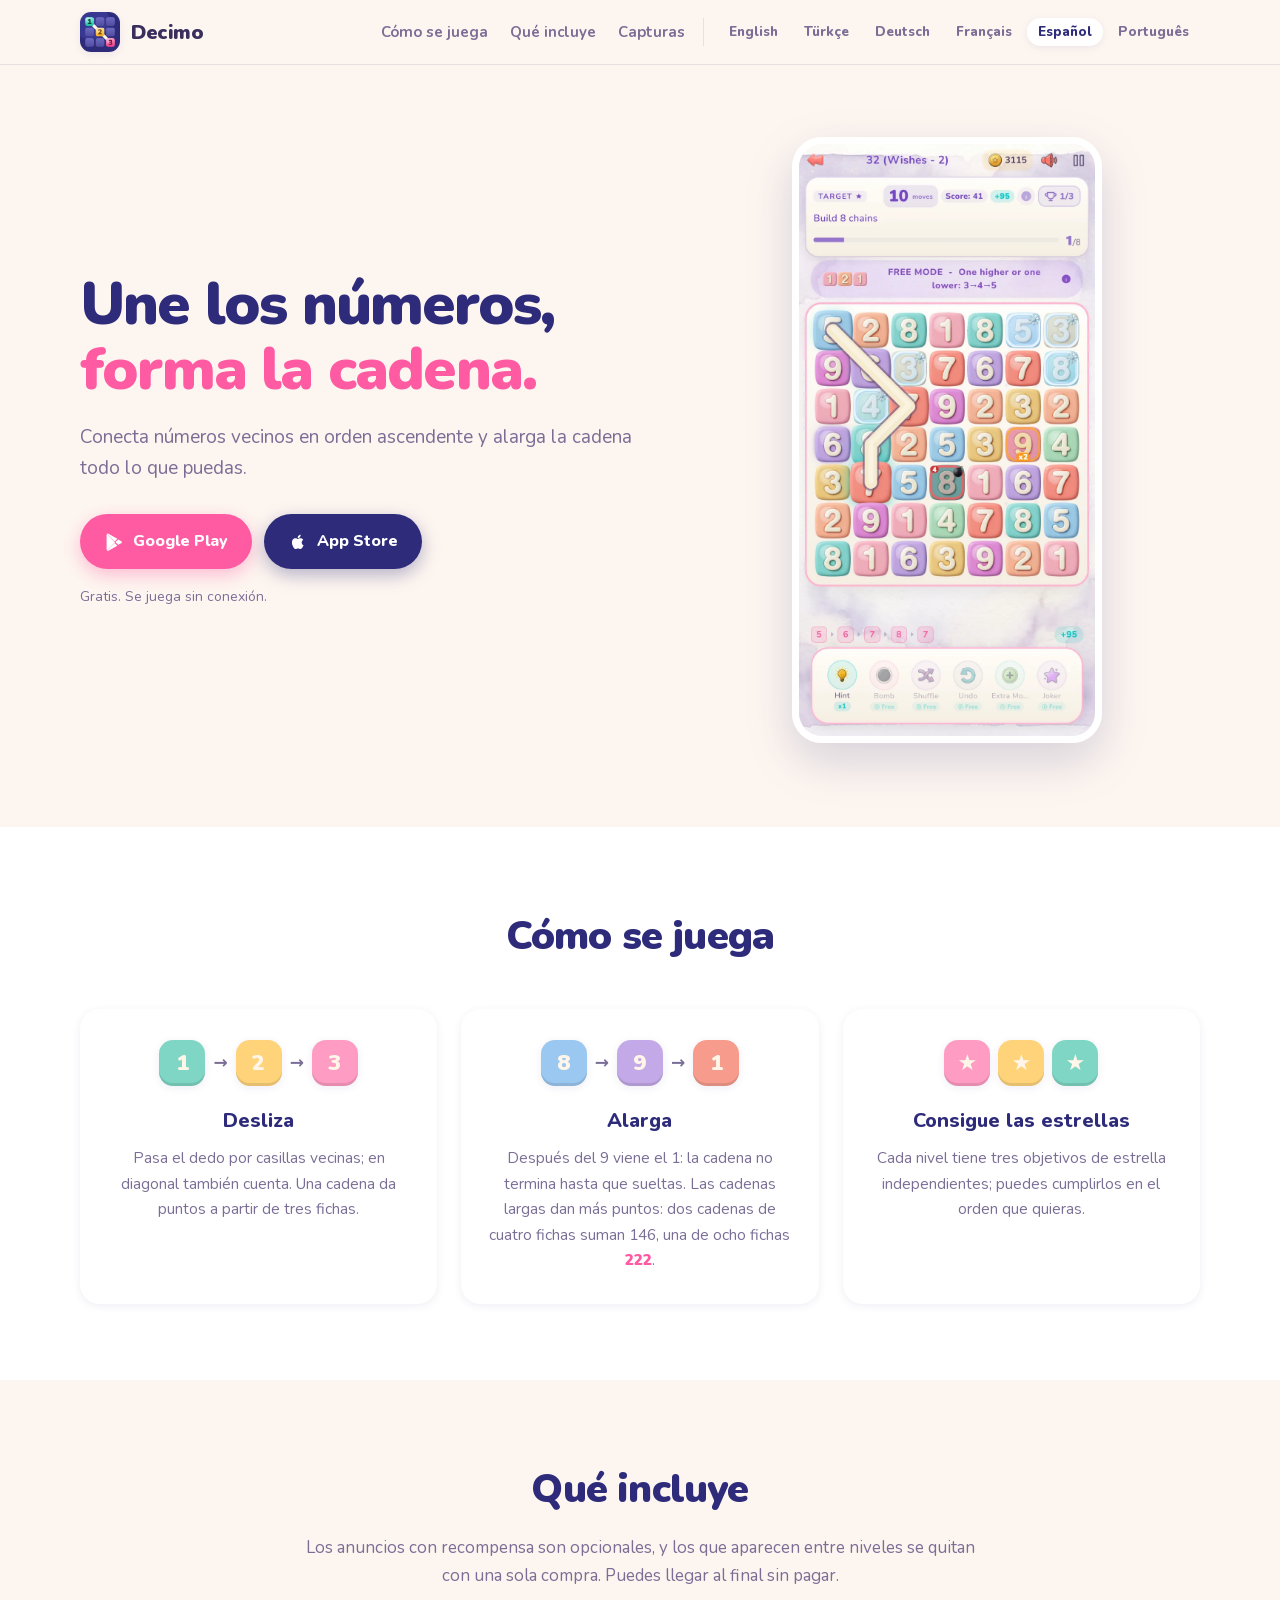
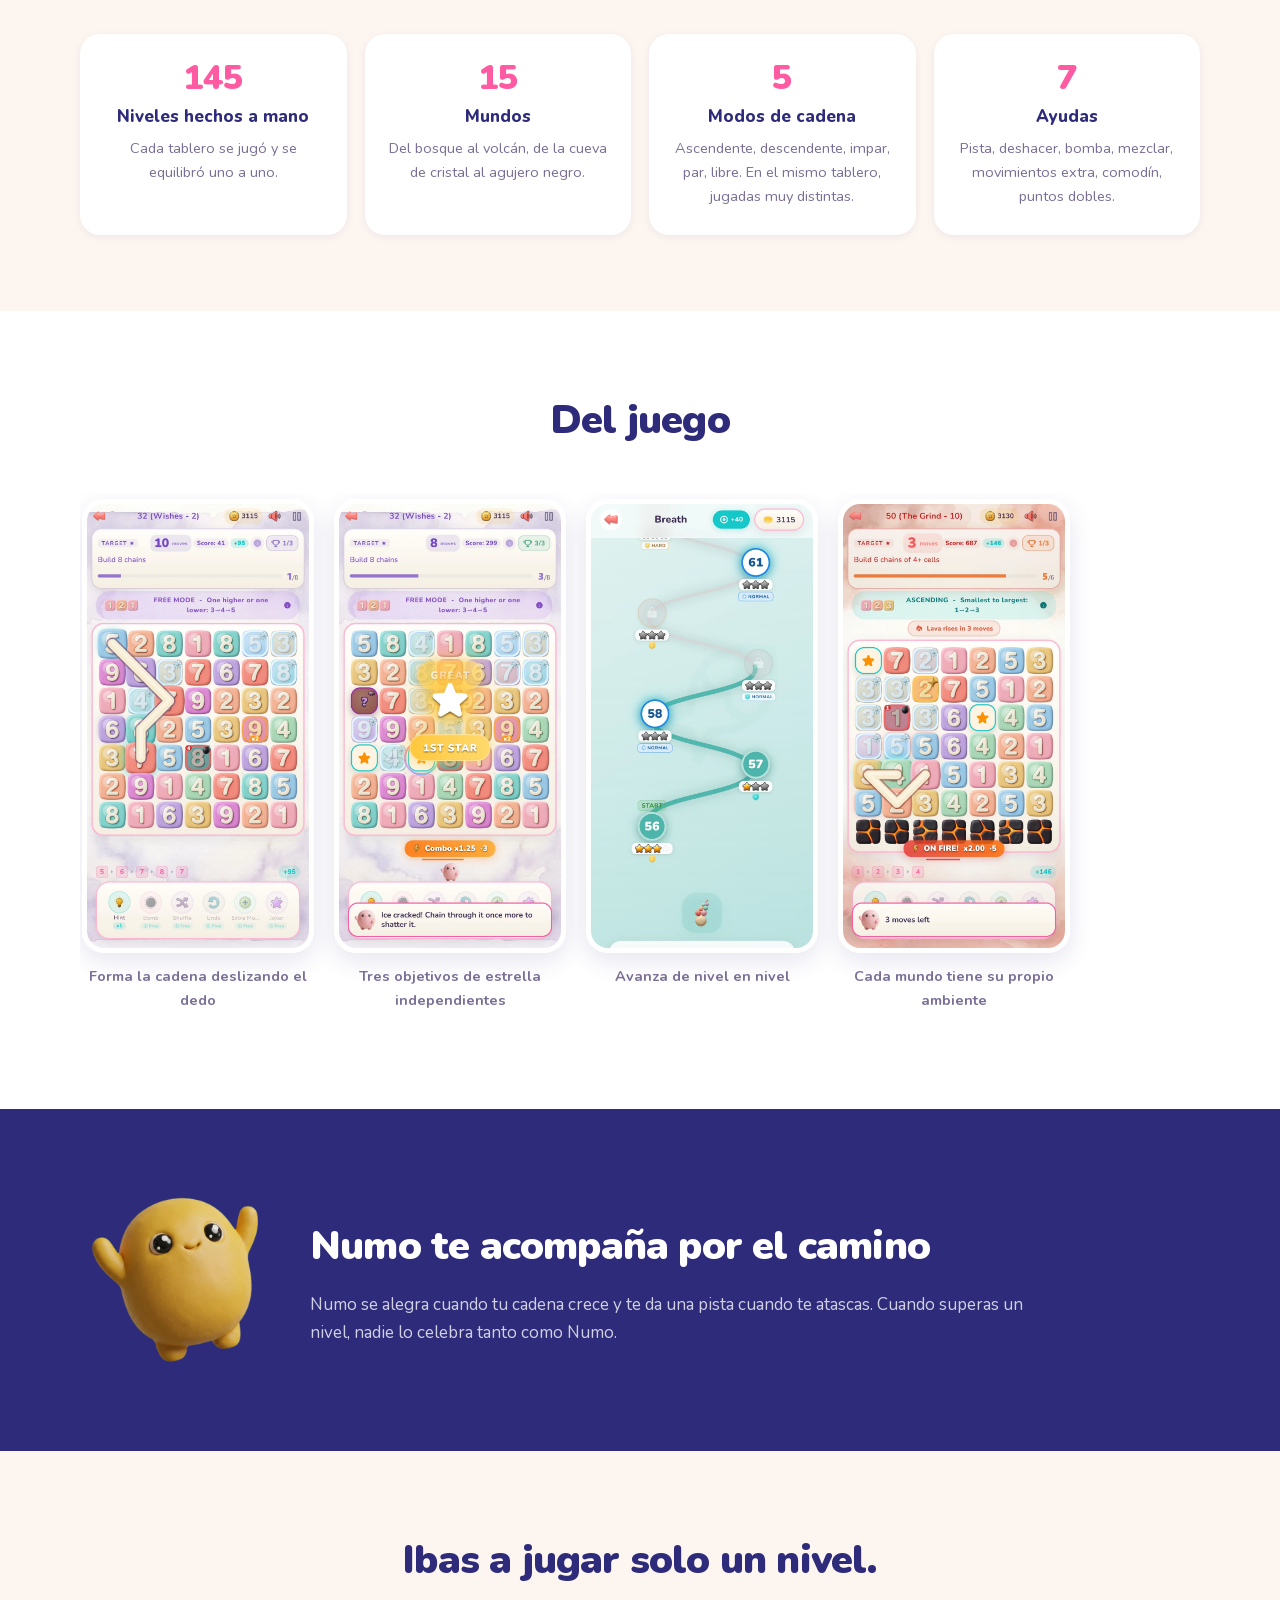
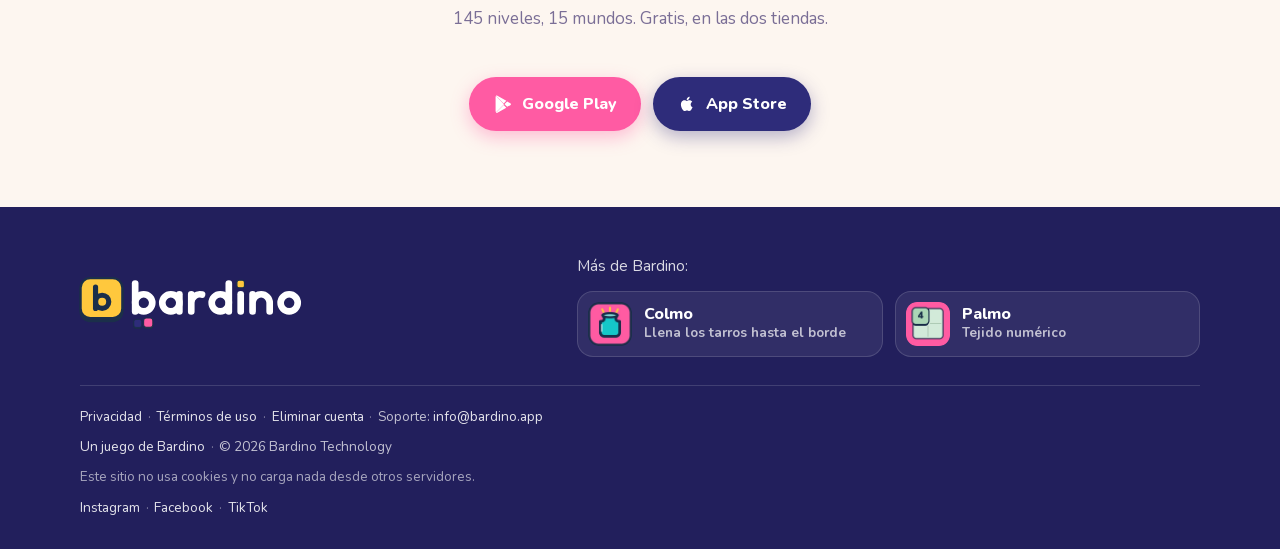
<file: es/index.html>
<!DOCTYPE html>
<html lang="es">
<head>
    <meta charset="UTF-8">
    <meta name="viewport" content="width=device-width, initial-scale=1.0">
    <meta name="description" content="Decimo es un puzle de números: desliza el dedo por números vecinos para formar una cadena. 15 mundos, 145 niveles. Gratis en el App Store y Google Play.">
    <meta name="robots" content="index, follow">
    <meta property="og:type" content="website">
    <meta property="og:url" content="https://decimo.bardino.app/es/">
    <meta property="og:title" content="Decimo - Cadena de números">
    <meta property="og:description" content="Desliza el dedo por números vecinos y forma una cadena. 15 mundos, 145 niveles, gratis.">
    <meta property="og:image" content="https://decimo.bardino.app/assets/decimo_share.png">
    <meta property="og:image:width" content="1200">
    <meta property="og:image:height" content="630">
    <meta property="og:locale" content="es_ES">
    <meta property="og:site_name" content="Decimo">
    <meta name="twitter:card" content="summary_large_image">
    <meta name="twitter:title" content="Decimo - Cadena de números">
    <meta name="twitter:description" content="Desliza el dedo por números vecinos y forma una cadena. 15 mundos, 145 niveles, gratis.">
    <meta name="twitter:image" content="https://decimo.bardino.app/assets/decimo_share.png">
    <meta name="theme-color" content="#2E2C7A">
    <title>Decimo - Cadena de números</title>
    <link rel="canonical" href="https://decimo.bardino.app/es/">
    <link rel="alternate" hreflang="en" href="https://decimo.bardino.app/">
    <link rel="alternate" hreflang="tr" href="https://decimo.bardino.app/tr/">
    <link rel="alternate" hreflang="de" href="https://decimo.bardino.app/de/">
    <link rel="alternate" hreflang="fr" href="https://decimo.bardino.app/fr/">
    <link rel="alternate" hreflang="es" href="https://decimo.bardino.app/es/">
    <link rel="alternate" hreflang="pt-BR" href="https://decimo.bardino.app/pt/">
    <link rel="alternate" hreflang="x-default" href="https://decimo.bardino.app/">
    <link rel="icon" type="image/png" href="/assets/decimo_icon.png">
    <link rel="apple-touch-icon" href="/assets/decimo_icon.png">
    <link rel="manifest" href="/manifest.json">
    <link rel="stylesheet" href="/css/style.css">
</head>
<body>

<header class="ust">
    <div class="kap">
        <a class="marka" href="/es/">
            <img src="/assets/decimo_icon.png" alt="Decimo" width="40" height="40">
            <b>Decimo</b>
        </a>
        <nav class="cipa">
            <a href="#nasil">Cómo se juega</a>
            <a href="#icinde">Qué incluye</a>
            <a href="#ekranlar">Capturas</a>
        </nav>
        <div class="diller" role="navigation" aria-label="Idioma"><a href="/" hreflang="en" lang="en"><span class="kod">EN</span><span class="ad">English</span></a><a href="/tr/" hreflang="tr" lang="tr"><span class="kod">TR</span><span class="ad">Türkçe</span></a><a href="/de/" hreflang="de" lang="de"><span class="kod">DE</span><span class="ad">Deutsch</span></a><a href="/fr/" hreflang="fr" lang="fr"><span class="kod">FR</span><span class="ad">Français</span></a><a href="/es/" hreflang="es" lang="es" aria-current="page"><span class="kod">ES</span><span class="ad">Español</span></a><a href="/pt/" hreflang="pt-BR" lang="pt-BR"><span class="kod">PT</span><span class="ad">Português</span></a></div>
    </div>
</header>

<section class="kahraman">
    <div class="kap">
        <div>
            <h1>Une los números,<br><em>forma la cadena.</em></h1>
            <p class="alt">Conecta números vecinos en orden ascendente y alarga la cadena todo lo que puedas.</p>
            <div class="dugmeler">
                <a class="dugme d-play" href="https://play.google.com/store/apps/details?id=com.bardino.numberchain&amp;referrer=utm_source%3Ddecimo_site%26utm_medium%3Dweb%26utm_campaign%3Dhero">
                    <svg viewBox="0 0 24 24" aria-hidden="true"><path d="M3.6 2.3c-.3.3-.5.8-.5 1.4v16.6c0 .6.2 1.1.5 1.4l.1.1 9.3-9.3v-.2L3.6 2.3zM17 15.4l-3.1-3.1v-.2L17 9l.1.1 3.7 2.1c1 .6 1 1.6 0 2.2L17 15.4zM16 16.4l-3.2-3.2-9.2 9.2c.4.4 1 .4 1.7 0l10.7-6zM16 8.1L5.3 2.1c-.7-.4-1.3-.4-1.7 0l9.2 9.2L16 8.1z"/></svg>
                    Google Play
                </a>
                <a class="dugme d-apple" href="https://apps.apple.com/app/decimo-number-chain/id6792291932?utm_source=decimo_site&amp;utm_medium=web&amp;utm_campaign=hero">
                    <svg viewBox="0 0 24 24" aria-hidden="true"><path d="M16.4 12.7c0-2.2 1.8-3.3 1.9-3.4-1-1.5-2.6-1.7-3.2-1.7-1.4-.1-2.7.8-3.3.8-.7 0-1.7-.8-2.8-.8-1.5 0-2.8.8-3.6 2.1-1.5 2.6-.4 6.5 1.1 8.6.7 1 1.6 2.2 2.7 2.2 1.1 0 1.5-.7 2.8-.7 1.3 0 1.6.7 2.8.7 1.2 0 1.9-1 2.6-2.1.8-1.2 1.2-2.4 1.2-2.4s-2.2-.9-2.2-3.3zM14.3 5.9c.6-.7 1-1.7.9-2.7-.9 0-2 .6-2.6 1.3-.6.6-1.1 1.7-.9 2.6 1 .1 2-.5 2.6-1.2z"/></svg>
                    App Store
                </a>
            </div>
            <p class="kucuk">Gratis. Se juega sin conexión.</p>
        </div>
        <div class="telefon">
            <img src="/assets/shots/01_chain.webp" alt="Decimo en juego: una cadena formándose en la cuadrícula de números" width="800" height="1600" loading="eager">
        </div>
    </div>
</section>

<section id="nasil" class="beyaz-bolum">
    <div class="kap">
        <h2>Cómo se juega</h2>
        <div class="adimlar">
            <div class="adim">
                <div class="taslar">
                    <span class="tas t1">1</span><span class="ok">→</span>
                    <span class="tas t2">2</span><span class="ok">→</span>
                    <span class="tas t3">3</span>
                </div>
                <h3>Desliza</h3>
                <p>Pasa el dedo por casillas vecinas; en diagonal también cuenta. Una cadena da puntos a partir de tres fichas.</p>
            </div>
            <div class="adim">
                <div class="taslar">
                    <span class="tas t4">8</span><span class="ok">→</span>
                    <span class="tas t5">9</span><span class="ok">→</span>
                    <span class="tas t6">1</span>
                </div>
                <h3>Alarga</h3>
                <p>Después del 9 viene el 1: la cadena no termina hasta que sueltas. Las cadenas largas dan más puntos: dos cadenas de cuatro fichas suman 146, una de ocho fichas <strong>222</strong>.</p>
            </div>
            <div class="adim">
                <div class="taslar">
                    <span class="tas t3">★</span>
                    <span class="tas t2">★</span>
                    <span class="tas t1">★</span>
                </div>
                <h3>Consigue las estrellas</h3>
                <p>Cada nivel tiene tres objetivos de estrella independientes; puedes cumplirlos en el orden que quieras.</p>
            </div>
        </div>
    </div>
</section>

<section id="icinde">
    <div class="kap">
        <h2>Qué incluye</h2>
        <p class="bolum-alt">Los anuncios con recompensa son opcionales, y los que aparecen entre niveles se quitan con una sola compra. Puedes llegar al final sin pagar.</p>
        <div class="ozellikler">
            <div class="ozellik">
                <div class="sayi">145</div>
                <h3>Niveles hechos a mano</h3>
                <p>Cada tablero se jugó y se equilibró uno a uno.</p>
            </div>
            <div class="ozellik">
                <div class="sayi">15</div>
                <h3>Mundos</h3>
                <p>Del bosque al volcán, de la cueva de cristal al agujero negro.</p>
            </div>
            <div class="ozellik">
                <div class="sayi">5</div>
                <h3>Modos de cadena</h3>
                <p>Ascendente, descendente, impar, par, libre. En el mismo tablero, jugadas muy distintas.</p>
            </div>
            <div class="ozellik">
                <div class="sayi">7</div>
                <h3>Ayudas</h3>
                <p>Pista, deshacer, bomba, mezclar, movimientos extra, comodín, puntos dobles.</p>
            </div>
        </div>
    </div>
</section>

<section id="ekranlar" class="beyaz-bolum">
    <div class="kap">
        <h2>Del juego</h2>
        <div class="vitrin">
            <figure>
                <img src="/assets/shots/01_chain.webp" alt="Pantalla de juego mientras se dibuja una cadena" width="800" height="1600" loading="lazy">
                <figcaption>Forma la cadena deslizando el dedo</figcaption>
            </figure>
            <figure>
                <img src="/assets/shots/03_star.webp" alt="La primera estrella, ganada a mitad de nivel" width="800" height="1600" loading="lazy">
                <figcaption>Tres objetivos de estrella independientes</figcaption>
            </figure>
            <figure>
                <img src="/assets/shots/05_map.webp" alt="El mapa de niveles" width="800" height="1600" loading="lazy">
                <figcaption>Avanza de nivel en nivel</figcaption>
            </figure>
            <figure>
                <img src="/assets/shots/06_world.webp" alt="Una cadena formándose mientras sube la lava en el mundo del volcán" width="800" height="1600" loading="lazy">
                <figcaption>Cada mundo tiene su propio ambiente</figcaption>
            </figure>
        </div>
    </div>
</section>

<section class="numo-bant">
    <div class="kap">
        <img src="/assets/numo.webp" alt="Numo, la mascota de Decimo" width="190" height="190" loading="lazy">
        <div>
            <h2>Numo te acompaña por el camino</h2>
            <p>Numo se alegra cuando tu cadena crece y te da una pista cuando te atascas. Cuando superas un nivel, nadie lo celebra tanto como Numo.</p>
        </div>
    </div>
</section>

<section class="kapanis">
    <div class="kap">
        <h2>Ibas a jugar solo un nivel.</h2>
        <p class="bolum-alt">145 niveles, 15 mundos. Gratis, en las dos tiendas.</p>
        <div class="dugmeler">
            <a class="dugme d-play" href="https://play.google.com/store/apps/details?id=com.bardino.numberchain&amp;referrer=utm_source%3Ddecimo_site%26utm_medium%3Dweb%26utm_campaign%3Dcta_band">
                <svg viewBox="0 0 24 24" aria-hidden="true"><path d="M3.6 2.3c-.3.3-.5.8-.5 1.4v16.6c0 .6.2 1.1.5 1.4l.1.1 9.3-9.3v-.2L3.6 2.3zM17 15.4l-3.1-3.1v-.2L17 9l.1.1 3.7 2.1c1 .6 1 1.6 0 2.2L17 15.4zM16 16.4l-3.2-3.2-9.2 9.2c.4.4 1 .4 1.7 0l10.7-6zM16 8.1L5.3 2.1c-.7-.4-1.3-.4-1.7 0l9.2 9.2L16 8.1z"/></svg>
                Google Play
            </a>
            <a class="dugme d-apple" href="https://apps.apple.com/app/decimo-number-chain/id6792291932?utm_source=decimo_site&amp;utm_medium=web&amp;utm_campaign=cta_band">
                <svg viewBox="0 0 24 24" aria-hidden="true"><path d="M16.4 12.7c0-2.2 1.8-3.3 1.9-3.4-1-1.5-2.6-1.7-3.2-1.7-1.4-.1-2.7.8-3.3.8-.7 0-1.7-.8-2.8-.8-1.5 0-2.8.8-3.6 2.1-1.5 2.6-.4 6.5 1.1 8.6.7 1 1.6 2.2 2.7 2.2 1.1 0 1.5-.7 2.8-.7 1.3 0 1.6.7 2.8.7 1.2 0 1.9-1 2.6-2.1.8-1.2 1.2-2.4 1.2-2.4s-2.2-.9-2.2-3.3zM14.3 5.9c.6-.7 1-1.7.9-2.7-.9 0-2 .6-2.6 1.3-.6.6-1.1 1.7-.9 2.6 1 .1 2-.5 2.6-1.2z"/></svg>
                App Store
            </a>
        </div>
    </div>
</section>

<footer class="aile">
    <div class="kap aile-ust">
        <a class="aile-marka" href="https://bardino.app/"><svg class="aile-logo bardino-intro" viewBox="0 0 600 150" data-bardino-intro role="img" aria-label="Bardino"><g class="bi-mark"><g transform="translate(0 6) scale(1.12)"><rect x="4.5" y="9.5" width="91" height="87" rx="21" class="bi-ef bi-es" stroke-width="5"/><rect x="4.5" y="3" width="91" height="87" rx="21" fill="#FFC83D" class="bi-es" stroke-width="5"/><g fill="none" stroke="#1B2F4A" stroke-width="11.2" stroke-linecap="round"><path d="M37.1 22.1V68.9"/><circle cx="51.5" cy="54.5" r="14.4"/></g></g></g><g class="bi-word"><g transform="translate(134 8) scale(.62)" fill="none" stroke="currentColor" stroke-width="28" stroke-linecap="round" stroke-linejoin="round"><path d="M16 19V136"/><circle cx="52" cy="100" r="36"/><circle cx="166" cy="100" r="36"/><path d="M202 64V136"/><path d="M252 64V136M252 100A36 36 0 0 1 297.32 65.23"/><circle cx="374" cy="100" r="36"/><path d="M410 19V136"/><path d="M460 64V136"/><path d="M510 64V136M510 100A36 36 0 0 1 582 100V136"/><circle cx="664" cy="100" r="36"/></g></g><g transform="translate(139 112) scale(.65)"><g class="bi-stone"><rect x="2" y="6" width="32" height="32" rx="9" class="bi-ef bi-es" stroke-width="3.5"/><rect x="2" y="2" width="32" height="32" rx="9" fill="#2E2C7A" class="bi-es" stroke-width="3.5"/></g><g class="bi-stone"><rect x="44" y="6" width="32" height="32" rx="9" class="bi-ef bi-es" stroke-width="3.5"/><rect x="44" y="2" width="32" height="32" rx="9" fill="#FF5BA3" class="bi-es" stroke-width="3.5"/></g><g class="bi-stone"><rect x="86" y="6" width="32" height="32" rx="9" class="bi-ef bi-es" stroke-width="3.5"/><rect x="86" y="2" width="32" height="32" rx="9" fill="#ABD7B6" class="bi-es" stroke-width="3.5"/></g></g><g class="bi-dot" transform="translate(419.2 30.94)"><rect x="-9.92" y="-19.84" width="19.84" height="19.84" rx="5.58" fill="#FFC83D" class="bi-es" stroke-width="3.1"/></g></svg></a>
        <div class="aile-kardes">
            <p>Más de Bardino:</p>
            <ul><li><a href="https://colmo.bardino.app/es/"><img src="/assets/aile/colmo.webp" alt="" width="44" height="44" loading="lazy"><span><b>Colmo</b><small>Llena los tarros hasta el borde</small></span></a></li><li><a href="https://palmo.bardino.app/es/"><img src="/assets/aile/palmo.webp" alt="" width="44" height="44" loading="lazy"><span><b>Palmo</b><small>Tejido numérico</small></span></a></li></ul>
        </div>
    </div>
    <div class="kap aile-alt">
        <p class="f-satir"><a href="/privacy-policy.html">Privacidad</a> <span class="f-ayrac" aria-hidden="true">&middot;</span> <a href="/terms-of-use.html">Términos de uso</a> <span class="f-ayrac" aria-hidden="true">&middot;</span> <a href="/account-deletion.html">Eliminar cuenta</a> <span class="f-ayrac" aria-hidden="true">&middot;</span> Soporte: <!--email_off--><a href="mailto:info@bardino.app">info@bardino.app</a><!--/email_off--></p>
        <p class="f-satir"><a href="https://bardino.app/">Un juego de Bardino</a> <span class="f-ayrac" aria-hidden="true">&middot;</span> &copy; 2026 Bardino Technology</p>
        <p class="f-satir f-not">Este sitio no usa cookies y no carga nada desde otros servidores.</p>
        <p class="f-satir"><a href="https://www.instagram.com/decimogame/">Instagram</a> <span class="f-ayrac" aria-hidden="true">&middot;</span> <a href="https://www.facebook.com/profile.php?id=61593083333364">Facebook</a> <span class="f-ayrac" aria-hidden="true">&middot;</span> <a href="https://www.tiktok.com/@decimo_game">TikTok</a></p>
    </div>
</footer>

<script type="application/ld+json">
{
  "@context": "https://schema.org",
  "@type": "MobileApplication",
  "name": "Decimo",
  "applicationCategory": "GameApplication",
  "operatingSystem": "Android, iOS",
  "url": "https://decimo.bardino.app/es/",
  "inLanguage": "es",
  "installUrl": "https://play.google.com/store/apps/details?id=com.bardino.numberchain",
  "image": "https://decimo.bardino.app/assets/decimo_share.png",
  "offers": {"@type": "Offer", "price": "0", "priceCurrency": "TRY"},
  "publisher": {"@type": "Organization", "name": "Bardino Technology"},
  "sameAs": [
    "https://www.instagram.com/decimogame/",
    "https://www.tiktok.com/@decimo_game",
    "https://www.facebook.com/profile.php?id=61593083333364",
    "https://apps.apple.com/app/decimo-number-chain/id6792291932"
  ]
}
</script>

<script src="/assets/bardino-intro.js" defer></script>
</body>
</html>
</file>
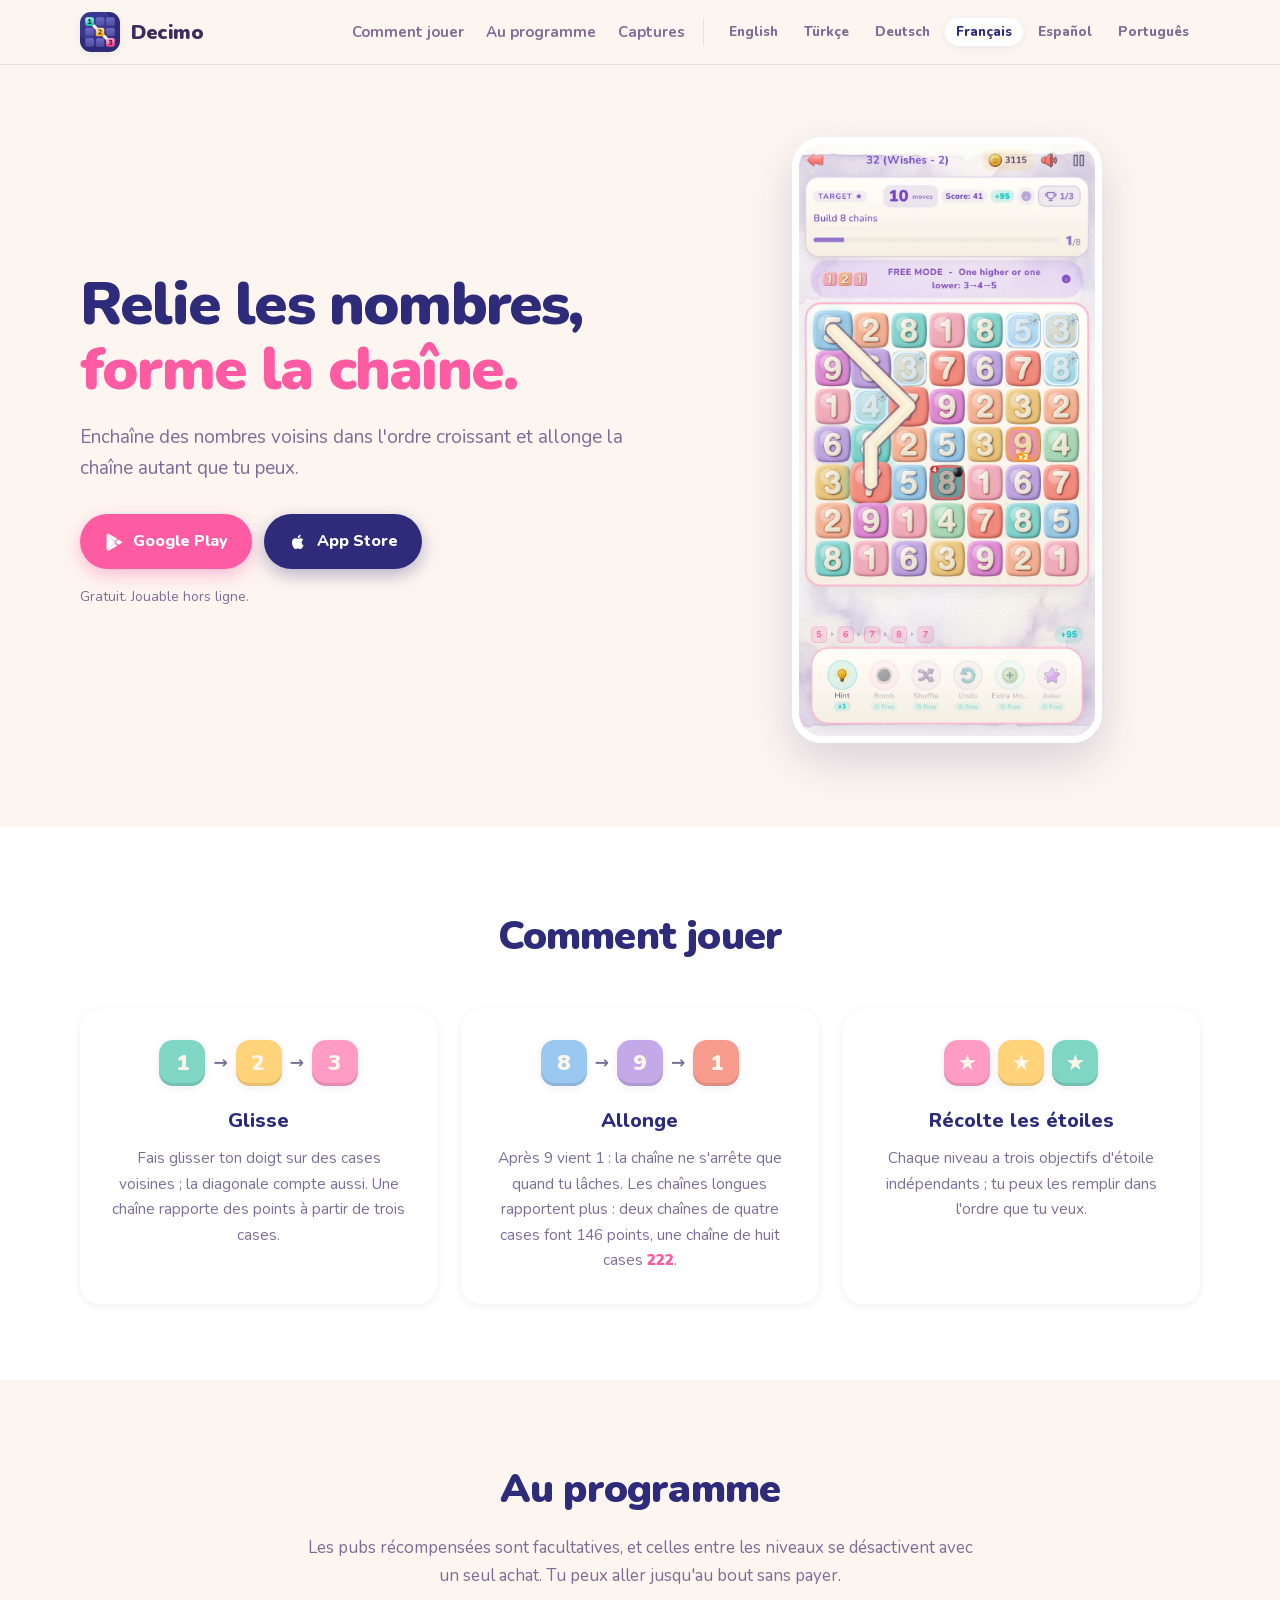
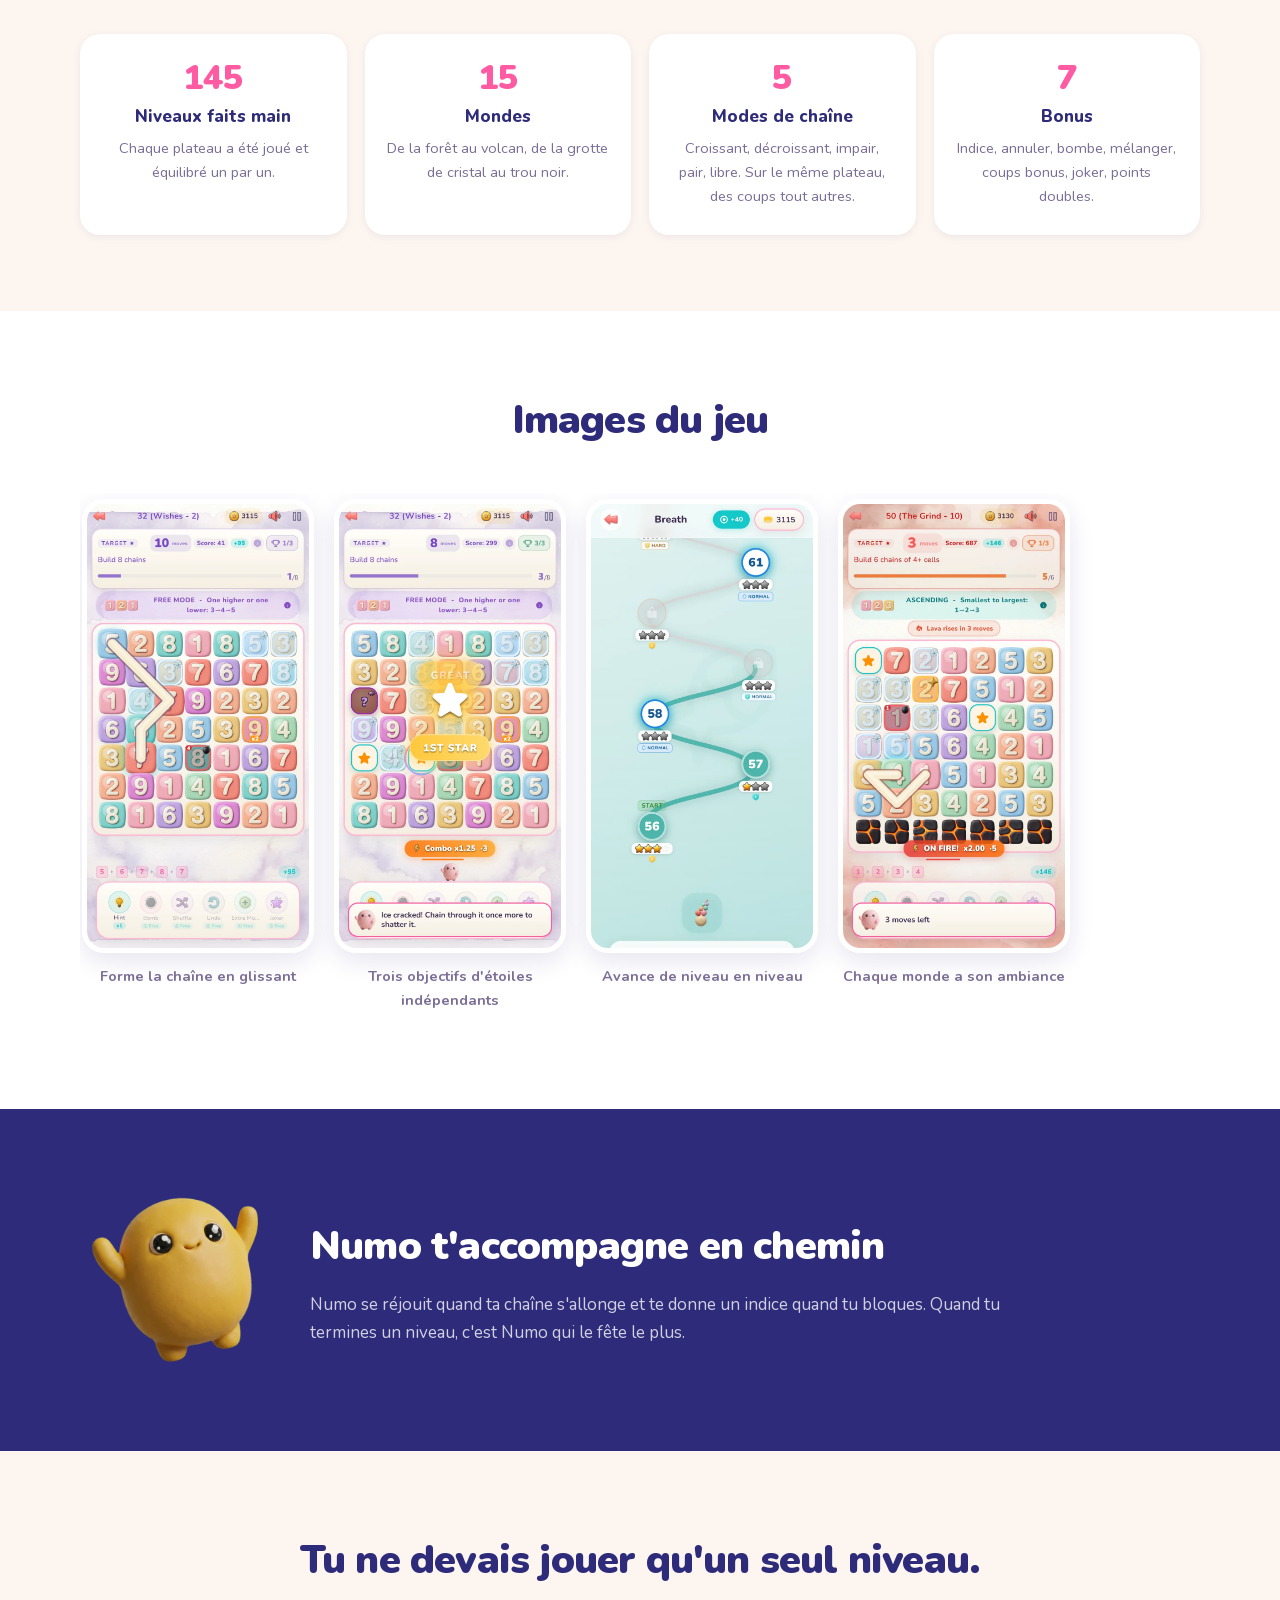
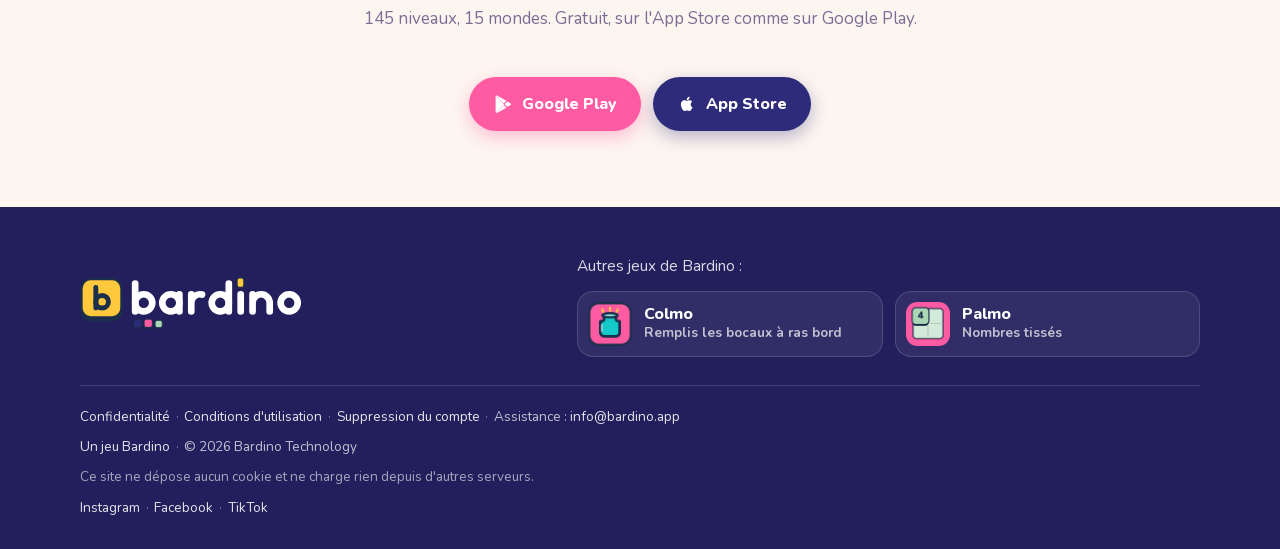
<file: fr/index.html>
<!DOCTYPE html>
<html lang="fr">
<head>
    <meta charset="UTF-8">
    <meta name="viewport" content="width=device-width, initial-scale=1.0">
    <meta name="description" content="Decimo est un puzzle de nombres : fais glisser ton doigt sur des nombres voisins pour former une chaîne. 15 mondes, 145 niveaux. Gratuit sur l'App Store et Google Play.">
    <meta name="robots" content="index, follow">
    <meta property="og:type" content="website">
    <meta property="og:url" content="https://decimo.bardino.app/fr/">
    <meta property="og:title" content="Decimo - Chaîne de nombres">
    <meta property="og:description" content="Fais glisser ton doigt sur des nombres voisins et forme une chaîne. 15 mondes, 145 niveaux, gratuit.">
    <meta property="og:image" content="https://decimo.bardino.app/assets/decimo_share.png">
    <meta property="og:image:width" content="1200">
    <meta property="og:image:height" content="630">
    <meta property="og:locale" content="fr_FR">
    <meta property="og:site_name" content="Decimo">
    <meta name="twitter:card" content="summary_large_image">
    <meta name="twitter:title" content="Decimo - Chaîne de nombres">
    <meta name="twitter:description" content="Fais glisser ton doigt sur des nombres voisins et forme une chaîne. 15 mondes, 145 niveaux, gratuit.">
    <meta name="twitter:image" content="https://decimo.bardino.app/assets/decimo_share.png">
    <meta name="theme-color" content="#2E2C7A">
    <title>Decimo - Chaîne de nombres</title>
    <link rel="canonical" href="https://decimo.bardino.app/fr/">
    <link rel="alternate" hreflang="en" href="https://decimo.bardino.app/">
    <link rel="alternate" hreflang="tr" href="https://decimo.bardino.app/tr/">
    <link rel="alternate" hreflang="de" href="https://decimo.bardino.app/de/">
    <link rel="alternate" hreflang="fr" href="https://decimo.bardino.app/fr/">
    <link rel="alternate" hreflang="es" href="https://decimo.bardino.app/es/">
    <link rel="alternate" hreflang="pt-BR" href="https://decimo.bardino.app/pt/">
    <link rel="alternate" hreflang="x-default" href="https://decimo.bardino.app/">
    <link rel="icon" type="image/png" href="/assets/decimo_icon.png">
    <link rel="apple-touch-icon" href="/assets/decimo_icon.png">
    <link rel="manifest" href="/manifest.json">
    <link rel="stylesheet" href="/css/style.css">
</head>
<body>

<header class="ust">
    <div class="kap">
        <a class="marka" href="/fr/">
            <img src="/assets/decimo_icon.png" alt="Decimo" width="40" height="40">
            <b>Decimo</b>
        </a>
        <nav class="cipa">
            <a href="#nasil">Comment jouer</a>
            <a href="#icinde">Au programme</a>
            <a href="#ekranlar">Captures</a>
        </nav>
        <div class="diller" role="navigation" aria-label="Langue"><a href="/" hreflang="en" lang="en"><span class="kod">EN</span><span class="ad">English</span></a><a href="/tr/" hreflang="tr" lang="tr"><span class="kod">TR</span><span class="ad">Türkçe</span></a><a href="/de/" hreflang="de" lang="de"><span class="kod">DE</span><span class="ad">Deutsch</span></a><a href="/fr/" hreflang="fr" lang="fr" aria-current="page"><span class="kod">FR</span><span class="ad">Français</span></a><a href="/es/" hreflang="es" lang="es"><span class="kod">ES</span><span class="ad">Español</span></a><a href="/pt/" hreflang="pt-BR" lang="pt-BR"><span class="kod">PT</span><span class="ad">Português</span></a></div>
    </div>
</header>

<section class="kahraman">
    <div class="kap">
        <div>
            <h1>Relie les nombres,<br><em>forme la chaîne.</em></h1>
            <p class="alt">Enchaîne des nombres voisins dans l'ordre croissant et allonge la chaîne autant que tu peux.</p>
            <div class="dugmeler">
                <a class="dugme d-play" href="https://play.google.com/store/apps/details?id=com.bardino.numberchain&amp;referrer=utm_source%3Ddecimo_site%26utm_medium%3Dweb%26utm_campaign%3Dhero">
                    <svg viewBox="0 0 24 24" aria-hidden="true"><path d="M3.6 2.3c-.3.3-.5.8-.5 1.4v16.6c0 .6.2 1.1.5 1.4l.1.1 9.3-9.3v-.2L3.6 2.3zM17 15.4l-3.1-3.1v-.2L17 9l.1.1 3.7 2.1c1 .6 1 1.6 0 2.2L17 15.4zM16 16.4l-3.2-3.2-9.2 9.2c.4.4 1 .4 1.7 0l10.7-6zM16 8.1L5.3 2.1c-.7-.4-1.3-.4-1.7 0l9.2 9.2L16 8.1z"/></svg>
                    Google Play
                </a>
                <a class="dugme d-apple" href="https://apps.apple.com/app/decimo-number-chain/id6792291932?utm_source=decimo_site&amp;utm_medium=web&amp;utm_campaign=hero">
                    <svg viewBox="0 0 24 24" aria-hidden="true"><path d="M16.4 12.7c0-2.2 1.8-3.3 1.9-3.4-1-1.5-2.6-1.7-3.2-1.7-1.4-.1-2.7.8-3.3.8-.7 0-1.7-.8-2.8-.8-1.5 0-2.8.8-3.6 2.1-1.5 2.6-.4 6.5 1.1 8.6.7 1 1.6 2.2 2.7 2.2 1.1 0 1.5-.7 2.8-.7 1.3 0 1.6.7 2.8.7 1.2 0 1.9-1 2.6-2.1.8-1.2 1.2-2.4 1.2-2.4s-2.2-.9-2.2-3.3zM14.3 5.9c.6-.7 1-1.7.9-2.7-.9 0-2 .6-2.6 1.3-.6.6-1.1 1.7-.9 2.6 1 .1 2-.5 2.6-1.2z"/></svg>
                    App Store
                </a>
            </div>
            <p class="kucuk">Gratuit. Jouable hors ligne.</p>
        </div>
        <div class="telefon">
            <img src="/assets/shots/01_chain.webp" alt="Decimo en jeu : une chaîne se forme sur la grille de nombres" width="800" height="1600" loading="eager">
        </div>
    </div>
</section>

<section id="nasil" class="beyaz-bolum">
    <div class="kap">
        <h2>Comment jouer</h2>
        <div class="adimlar">
            <div class="adim">
                <div class="taslar">
                    <span class="tas t1">1</span><span class="ok">→</span>
                    <span class="tas t2">2</span><span class="ok">→</span>
                    <span class="tas t3">3</span>
                </div>
                <h3>Glisse</h3>
                <p>Fais glisser ton doigt sur des cases voisines ; la diagonale compte aussi. Une chaîne rapporte des points à partir de trois cases.</p>
            </div>
            <div class="adim">
                <div class="taslar">
                    <span class="tas t4">8</span><span class="ok">→</span>
                    <span class="tas t5">9</span><span class="ok">→</span>
                    <span class="tas t6">1</span>
                </div>
                <h3>Allonge</h3>
                <p>Après 9 vient 1 : la chaîne ne s'arrête que quand tu lâches. Les chaînes longues rapportent plus : deux chaînes de quatre cases font 146 points, une chaîne de huit cases <strong>222</strong>.</p>
            </div>
            <div class="adim">
                <div class="taslar">
                    <span class="tas t3">★</span>
                    <span class="tas t2">★</span>
                    <span class="tas t1">★</span>
                </div>
                <h3>Récolte les étoiles</h3>
                <p>Chaque niveau a trois objectifs d'étoile indépendants ; tu peux les remplir dans l'ordre que tu veux.</p>
            </div>
        </div>
    </div>
</section>

<section id="icinde">
    <div class="kap">
        <h2>Au programme</h2>
        <p class="bolum-alt">Les pubs récompensées sont facultatives, et celles entre les niveaux se désactivent avec un seul achat. Tu peux aller jusqu'au bout sans payer.</p>
        <div class="ozellikler">
            <div class="ozellik">
                <div class="sayi">145</div>
                <h3>Niveaux faits main</h3>
                <p>Chaque plateau a été joué et équilibré un par un.</p>
            </div>
            <div class="ozellik">
                <div class="sayi">15</div>
                <h3>Mondes</h3>
                <p>De la forêt au volcan, de la grotte de cristal au trou noir.</p>
            </div>
            <div class="ozellik">
                <div class="sayi">5</div>
                <h3>Modes de chaîne</h3>
                <p>Croissant, décroissant, impair, pair, libre. Sur le même plateau, des coups tout autres.</p>
            </div>
            <div class="ozellik">
                <div class="sayi">7</div>
                <h3>Bonus</h3>
                <p>Indice, annuler, bombe, mélanger, coups bonus, joker, points doubles.</p>
            </div>
        </div>
    </div>
</section>

<section id="ekranlar" class="beyaz-bolum">
    <div class="kap">
        <h2>Images du jeu</h2>
        <div class="vitrin">
            <figure>
                <img src="/assets/shots/01_chain.webp" alt="L'écran de jeu pendant qu'une chaîne se forme" width="800" height="1600" loading="lazy">
                <figcaption>Forme la chaîne en glissant</figcaption>
            </figure>
            <figure>
                <img src="/assets/shots/03_star.webp" alt="La première étoile, gagnée en cours de niveau" width="800" height="1600" loading="lazy">
                <figcaption>Trois objectifs d'étoiles indépendants</figcaption>
            </figure>
            <figure>
                <img src="/assets/shots/05_map.webp" alt="La carte des niveaux" width="800" height="1600" loading="lazy">
                <figcaption>Avance de niveau en niveau</figcaption>
            </figure>
            <figure>
                <img src="/assets/shots/06_world.webp" alt="Une chaîne se forme pendant que la lave monte dans le monde du volcan" width="800" height="1600" loading="lazy">
                <figcaption>Chaque monde a son ambiance</figcaption>
            </figure>
        </div>
    </div>
</section>

<section class="numo-bant">
    <div class="kap">
        <img src="/assets/numo.webp" alt="Numo, la mascotte de Decimo" width="190" height="190" loading="lazy">
        <div>
            <h2>Numo t'accompagne en chemin</h2>
            <p>Numo se réjouit quand ta chaîne s'allonge et te donne un indice quand tu bloques. Quand tu termines un niveau, c'est Numo qui le fête le plus.</p>
        </div>
    </div>
</section>

<section class="kapanis">
    <div class="kap">
        <h2>Tu ne devais jouer qu'un seul niveau.</h2>
        <p class="bolum-alt">145 niveaux, 15 mondes. Gratuit, sur l'App Store comme sur Google Play.</p>
        <div class="dugmeler">
            <a class="dugme d-play" href="https://play.google.com/store/apps/details?id=com.bardino.numberchain&amp;referrer=utm_source%3Ddecimo_site%26utm_medium%3Dweb%26utm_campaign%3Dcta_band">
                <svg viewBox="0 0 24 24" aria-hidden="true"><path d="M3.6 2.3c-.3.3-.5.8-.5 1.4v16.6c0 .6.2 1.1.5 1.4l.1.1 9.3-9.3v-.2L3.6 2.3zM17 15.4l-3.1-3.1v-.2L17 9l.1.1 3.7 2.1c1 .6 1 1.6 0 2.2L17 15.4zM16 16.4l-3.2-3.2-9.2 9.2c.4.4 1 .4 1.7 0l10.7-6zM16 8.1L5.3 2.1c-.7-.4-1.3-.4-1.7 0l9.2 9.2L16 8.1z"/></svg>
                Google Play
            </a>
            <a class="dugme d-apple" href="https://apps.apple.com/app/decimo-number-chain/id6792291932?utm_source=decimo_site&amp;utm_medium=web&amp;utm_campaign=cta_band">
                <svg viewBox="0 0 24 24" aria-hidden="true"><path d="M16.4 12.7c0-2.2 1.8-3.3 1.9-3.4-1-1.5-2.6-1.7-3.2-1.7-1.4-.1-2.7.8-3.3.8-.7 0-1.7-.8-2.8-.8-1.5 0-2.8.8-3.6 2.1-1.5 2.6-.4 6.5 1.1 8.6.7 1 1.6 2.2 2.7 2.2 1.1 0 1.5-.7 2.8-.7 1.3 0 1.6.7 2.8.7 1.2 0 1.9-1 2.6-2.1.8-1.2 1.2-2.4 1.2-2.4s-2.2-.9-2.2-3.3zM14.3 5.9c.6-.7 1-1.7.9-2.7-.9 0-2 .6-2.6 1.3-.6.6-1.1 1.7-.9 2.6 1 .1 2-.5 2.6-1.2z"/></svg>
                App Store
            </a>
        </div>
    </div>
</section>

<footer class="aile">
    <div class="kap aile-ust">
        <a class="aile-marka" href="https://bardino.app/"><svg class="aile-logo bardino-intro" viewBox="0 0 600 150" data-bardino-intro role="img" aria-label="Bardino"><g class="bi-mark"><g transform="translate(0 6) scale(1.12)"><rect x="4.5" y="9.5" width="91" height="87" rx="21" class="bi-ef bi-es" stroke-width="5"/><rect x="4.5" y="3" width="91" height="87" rx="21" fill="#FFC83D" class="bi-es" stroke-width="5"/><g fill="none" stroke="#1B2F4A" stroke-width="11.2" stroke-linecap="round"><path d="M37.1 22.1V68.9"/><circle cx="51.5" cy="54.5" r="14.4"/></g></g></g><g class="bi-word"><g transform="translate(134 8) scale(.62)" fill="none" stroke="currentColor" stroke-width="28" stroke-linecap="round" stroke-linejoin="round"><path d="M16 19V136"/><circle cx="52" cy="100" r="36"/><circle cx="166" cy="100" r="36"/><path d="M202 64V136"/><path d="M252 64V136M252 100A36 36 0 0 1 297.32 65.23"/><circle cx="374" cy="100" r="36"/><path d="M410 19V136"/><path d="M460 64V136"/><path d="M510 64V136M510 100A36 36 0 0 1 582 100V136"/><circle cx="664" cy="100" r="36"/></g></g><g transform="translate(139 112) scale(.65)"><g class="bi-stone"><rect x="2" y="6" width="32" height="32" rx="9" class="bi-ef bi-es" stroke-width="3.5"/><rect x="2" y="2" width="32" height="32" rx="9" fill="#2E2C7A" class="bi-es" stroke-width="3.5"/></g><g class="bi-stone"><rect x="44" y="6" width="32" height="32" rx="9" class="bi-ef bi-es" stroke-width="3.5"/><rect x="44" y="2" width="32" height="32" rx="9" fill="#FF5BA3" class="bi-es" stroke-width="3.5"/></g><g class="bi-stone"><rect x="86" y="6" width="32" height="32" rx="9" class="bi-ef bi-es" stroke-width="3.5"/><rect x="86" y="2" width="32" height="32" rx="9" fill="#ABD7B6" class="bi-es" stroke-width="3.5"/></g></g><g class="bi-dot" transform="translate(419.2 30.94)"><rect x="-9.92" y="-19.84" width="19.84" height="19.84" rx="5.58" fill="#FFC83D" class="bi-es" stroke-width="3.1"/></g></svg></a>
        <div class="aile-kardes">
            <p>Autres jeux de Bardino :</p>
            <ul><li><a href="https://colmo.bardino.app/fr/"><img src="/assets/aile/colmo.webp" alt="" width="44" height="44" loading="lazy"><span><b>Colmo</b><small>Remplis les bocaux à ras bord</small></span></a></li><li><a href="https://palmo.bardino.app/fr/"><img src="/assets/aile/palmo.webp" alt="" width="44" height="44" loading="lazy"><span><b>Palmo</b><small>Nombres tissés</small></span></a></li></ul>
        </div>
    </div>
    <div class="kap aile-alt">
        <p class="f-satir"><a href="/privacy-policy.html">Confidentialité</a> <span class="f-ayrac" aria-hidden="true">&middot;</span> <a href="/terms-of-use.html">Conditions d'utilisation</a> <span class="f-ayrac" aria-hidden="true">&middot;</span> <a href="/account-deletion.html">Suppression du compte</a> <span class="f-ayrac" aria-hidden="true">&middot;</span> Assistance : <!--email_off--><a href="mailto:info@bardino.app">info@bardino.app</a><!--/email_off--></p>
        <p class="f-satir"><a href="https://bardino.app/">Un jeu Bardino</a> <span class="f-ayrac" aria-hidden="true">&middot;</span> &copy; 2026 Bardino Technology</p>
        <p class="f-satir f-not">Ce site ne dépose aucun cookie et ne charge rien depuis d'autres serveurs.</p>
        <p class="f-satir"><a href="https://www.instagram.com/decimogame/">Instagram</a> <span class="f-ayrac" aria-hidden="true">&middot;</span> <a href="https://www.facebook.com/profile.php?id=61593083333364">Facebook</a> <span class="f-ayrac" aria-hidden="true">&middot;</span> <a href="https://www.tiktok.com/@decimo_game">TikTok</a></p>
    </div>
</footer>

<script type="application/ld+json">
{
  "@context": "https://schema.org",
  "@type": "MobileApplication",
  "name": "Decimo",
  "applicationCategory": "GameApplication",
  "operatingSystem": "Android, iOS",
  "url": "https://decimo.bardino.app/fr/",
  "inLanguage": "fr",
  "installUrl": "https://play.google.com/store/apps/details?id=com.bardino.numberchain",
  "image": "https://decimo.bardino.app/assets/decimo_share.png",
  "offers": {"@type": "Offer", "price": "0", "priceCurrency": "TRY"},
  "publisher": {"@type": "Organization", "name": "Bardino Technology"},
  "sameAs": [
    "https://www.instagram.com/decimogame/",
    "https://www.tiktok.com/@decimo_game",
    "https://www.facebook.com/profile.php?id=61593083333364",
    "https://apps.apple.com/app/decimo-number-chain/id6792291932"
  ]
}
</script>

<script src="/assets/bardino-intro.js" defer></script>
</body>
</html>
</file>
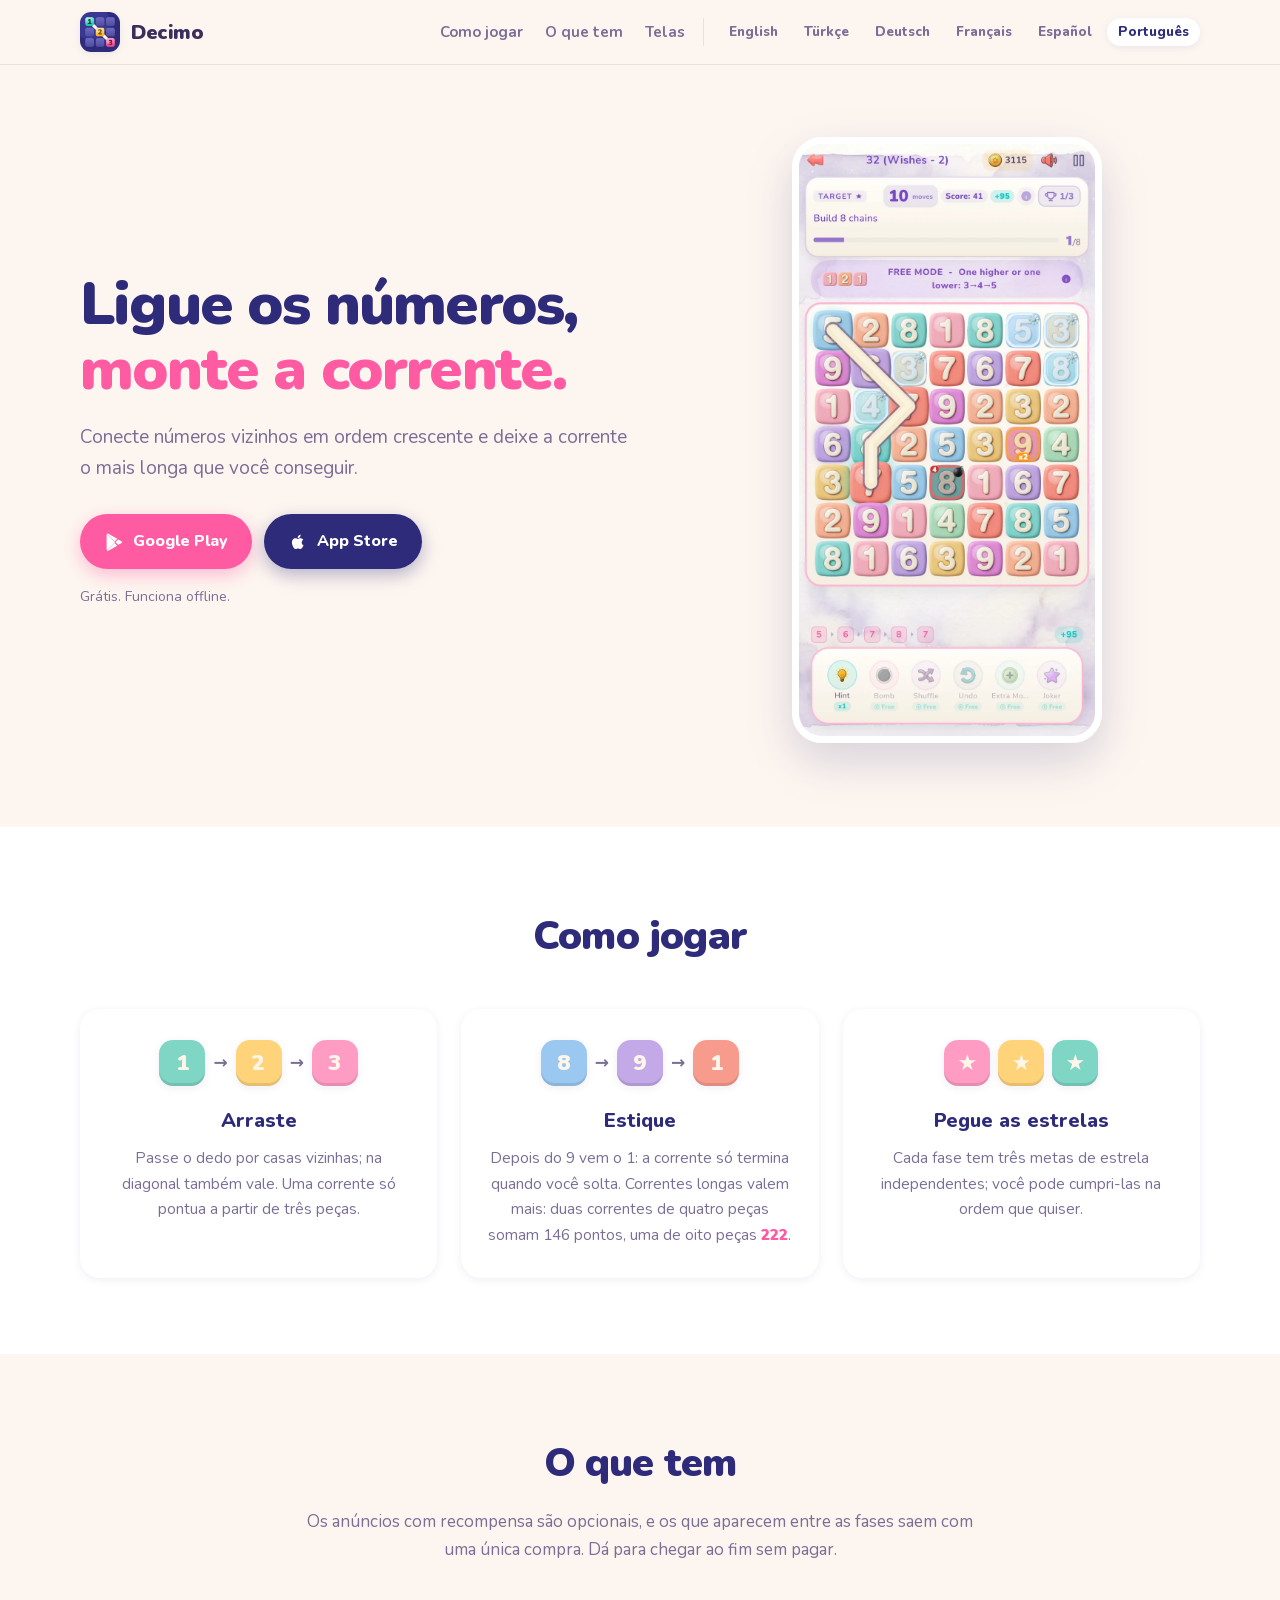
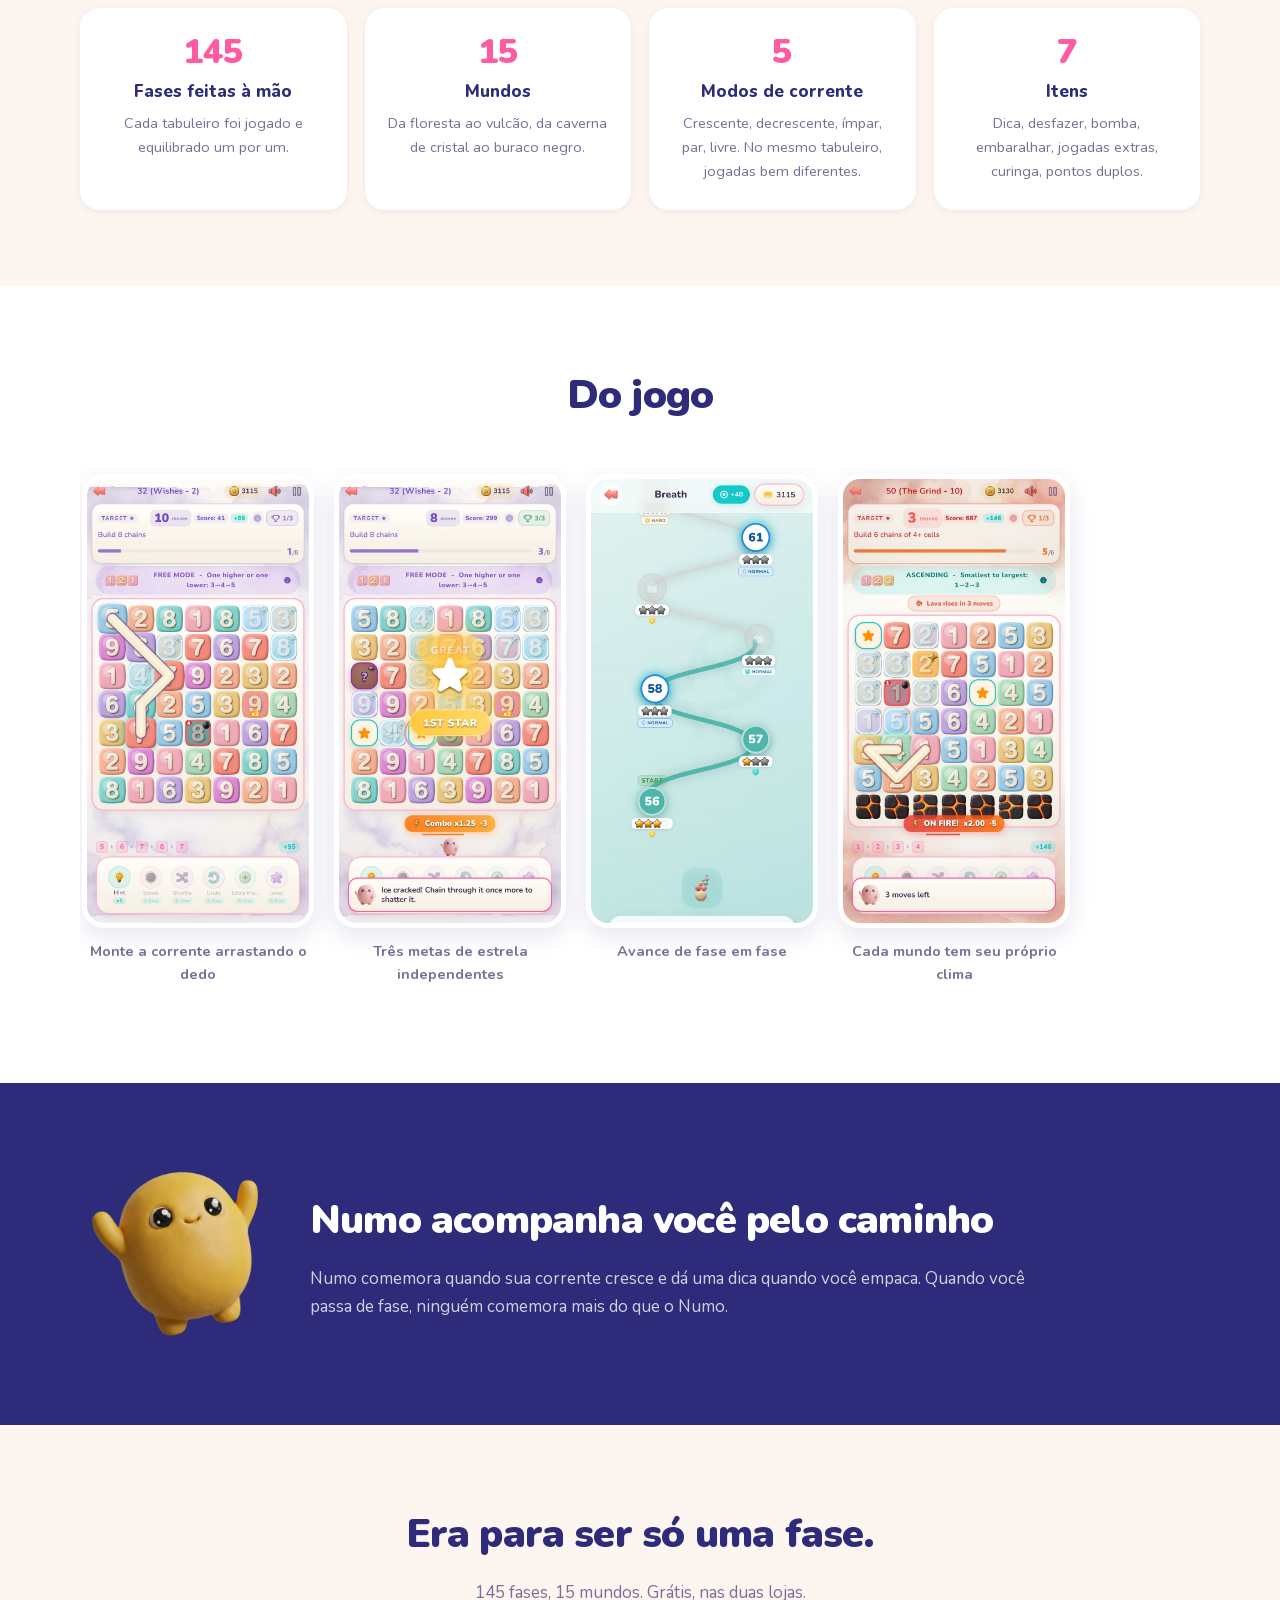
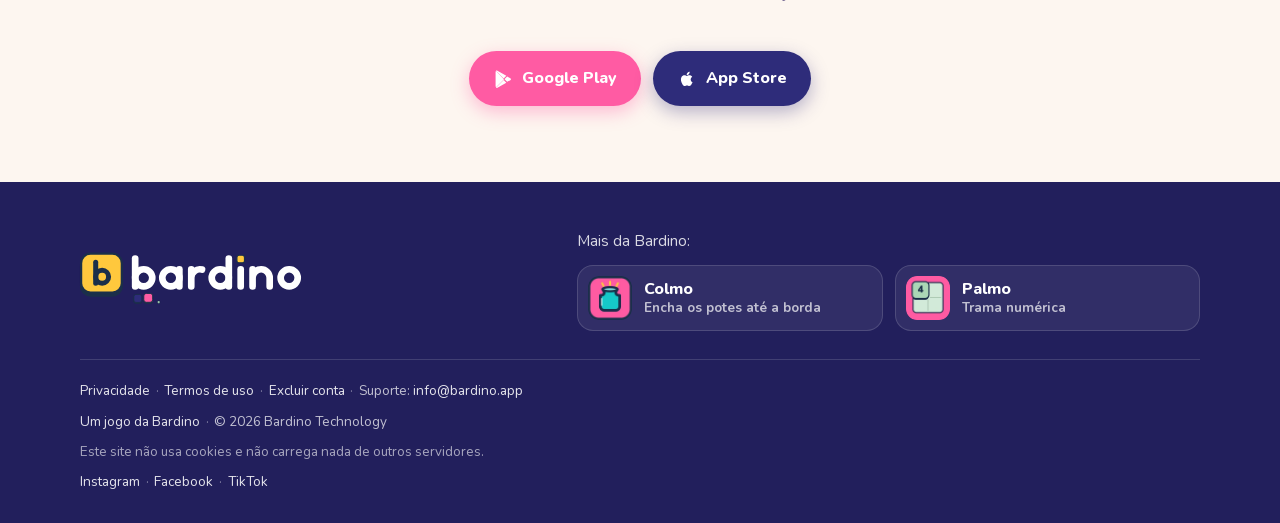
<file: pt/index.html>
<!DOCTYPE html>
<html lang="pt-BR">
<head>
    <meta charset="UTF-8">
    <meta name="viewport" content="width=device-width, initial-scale=1.0">
    <meta name="description" content="Decimo é um puzzle de números: arraste o dedo por números vizinhos para montar uma corrente. 15 mundos, 145 fases. Grátis na App Store e no Google Play.">
    <meta name="robots" content="index, follow">
    <meta property="og:type" content="website">
    <meta property="og:url" content="https://decimo.bardino.app/pt/">
    <meta property="og:title" content="Decimo - Corrente de números">
    <meta property="og:description" content="Arraste o dedo por números vizinhos e monte uma corrente. 15 mundos, 145 fases, grátis.">
    <meta property="og:image" content="https://decimo.bardino.app/assets/decimo_share.png">
    <meta property="og:image:width" content="1200">
    <meta property="og:image:height" content="630">
    <meta property="og:locale" content="pt_BR">
    <meta property="og:site_name" content="Decimo">
    <meta name="twitter:card" content="summary_large_image">
    <meta name="twitter:title" content="Decimo - Corrente de números">
    <meta name="twitter:description" content="Arraste o dedo por números vizinhos e monte uma corrente. 15 mundos, 145 fases, grátis.">
    <meta name="twitter:image" content="https://decimo.bardino.app/assets/decimo_share.png">
    <meta name="theme-color" content="#2E2C7A">
    <title>Decimo - Corrente de números</title>
    <link rel="canonical" href="https://decimo.bardino.app/pt/">
    <link rel="alternate" hreflang="en" href="https://decimo.bardino.app/">
    <link rel="alternate" hreflang="tr" href="https://decimo.bardino.app/tr/">
    <link rel="alternate" hreflang="de" href="https://decimo.bardino.app/de/">
    <link rel="alternate" hreflang="fr" href="https://decimo.bardino.app/fr/">
    <link rel="alternate" hreflang="es" href="https://decimo.bardino.app/es/">
    <link rel="alternate" hreflang="pt-BR" href="https://decimo.bardino.app/pt/">
    <link rel="alternate" hreflang="x-default" href="https://decimo.bardino.app/">
    <link rel="icon" type="image/png" href="/assets/decimo_icon.png">
    <link rel="apple-touch-icon" href="/assets/decimo_icon.png">
    <link rel="manifest" href="/manifest.json">
    <link rel="stylesheet" href="/css/style.css">
</head>
<body>

<header class="ust">
    <div class="kap">
        <a class="marka" href="/pt/">
            <img src="/assets/decimo_icon.png" alt="Decimo" width="40" height="40">
            <b>Decimo</b>
        </a>
        <nav class="cipa">
            <a href="#nasil">Como jogar</a>
            <a href="#icinde">O que tem</a>
            <a href="#ekranlar">Telas</a>
        </nav>
        <div class="diller" role="navigation" aria-label="Idioma"><a href="/" hreflang="en" lang="en"><span class="kod">EN</span><span class="ad">English</span></a><a href="/tr/" hreflang="tr" lang="tr"><span class="kod">TR</span><span class="ad">Türkçe</span></a><a href="/de/" hreflang="de" lang="de"><span class="kod">DE</span><span class="ad">Deutsch</span></a><a href="/fr/" hreflang="fr" lang="fr"><span class="kod">FR</span><span class="ad">Français</span></a><a href="/es/" hreflang="es" lang="es"><span class="kod">ES</span><span class="ad">Español</span></a><a href="/pt/" hreflang="pt-BR" lang="pt-BR" aria-current="page"><span class="kod">PT</span><span class="ad">Português</span></a></div>
    </div>
</header>

<section class="kahraman">
    <div class="kap">
        <div>
            <h1>Ligue os números,<br><em>monte a corrente.</em></h1>
            <p class="alt">Conecte números vizinhos em ordem crescente e deixe a corrente o mais longa que você conseguir.</p>
            <div class="dugmeler">
                <a class="dugme d-play" href="https://play.google.com/store/apps/details?id=com.bardino.numberchain&amp;referrer=utm_source%3Ddecimo_site%26utm_medium%3Dweb%26utm_campaign%3Dhero">
                    <svg viewBox="0 0 24 24" aria-hidden="true"><path d="M3.6 2.3c-.3.3-.5.8-.5 1.4v16.6c0 .6.2 1.1.5 1.4l.1.1 9.3-9.3v-.2L3.6 2.3zM17 15.4l-3.1-3.1v-.2L17 9l.1.1 3.7 2.1c1 .6 1 1.6 0 2.2L17 15.4zM16 16.4l-3.2-3.2-9.2 9.2c.4.4 1 .4 1.7 0l10.7-6zM16 8.1L5.3 2.1c-.7-.4-1.3-.4-1.7 0l9.2 9.2L16 8.1z"/></svg>
                    Google Play
                </a>
                <a class="dugme d-apple" href="https://apps.apple.com/app/decimo-number-chain/id6792291932?utm_source=decimo_site&amp;utm_medium=web&amp;utm_campaign=hero">
                    <svg viewBox="0 0 24 24" aria-hidden="true"><path d="M16.4 12.7c0-2.2 1.8-3.3 1.9-3.4-1-1.5-2.6-1.7-3.2-1.7-1.4-.1-2.7.8-3.3.8-.7 0-1.7-.8-2.8-.8-1.5 0-2.8.8-3.6 2.1-1.5 2.6-.4 6.5 1.1 8.6.7 1 1.6 2.2 2.7 2.2 1.1 0 1.5-.7 2.8-.7 1.3 0 1.6.7 2.8.7 1.2 0 1.9-1 2.6-2.1.8-1.2 1.2-2.4 1.2-2.4s-2.2-.9-2.2-3.3zM14.3 5.9c.6-.7 1-1.7.9-2.7-.9 0-2 .6-2.6 1.3-.6.6-1.1 1.7-.9 2.6 1 .1 2-.5 2.6-1.2z"/></svg>
                    App Store
                </a>
            </div>
            <p class="kucuk">Grátis. Funciona offline.</p>
        </div>
        <div class="telefon">
            <img src="/assets/shots/01_chain.webp" alt="Decimo em jogo: uma corrente sendo montada na grade de números" width="800" height="1600" loading="eager">
        </div>
    </div>
</section>

<section id="nasil" class="beyaz-bolum">
    <div class="kap">
        <h2>Como jogar</h2>
        <div class="adimlar">
            <div class="adim">
                <div class="taslar">
                    <span class="tas t1">1</span><span class="ok">→</span>
                    <span class="tas t2">2</span><span class="ok">→</span>
                    <span class="tas t3">3</span>
                </div>
                <h3>Arraste</h3>
                <p>Passe o dedo por casas vizinhas; na diagonal também vale. Uma corrente só pontua a partir de três peças.</p>
            </div>
            <div class="adim">
                <div class="taslar">
                    <span class="tas t4">8</span><span class="ok">→</span>
                    <span class="tas t5">9</span><span class="ok">→</span>
                    <span class="tas t6">1</span>
                </div>
                <h3>Estique</h3>
                <p>Depois do 9 vem o 1: a corrente só termina quando você solta. Correntes longas valem mais: duas correntes de quatro peças somam 146 pontos, uma de oito peças <strong>222</strong>.</p>
            </div>
            <div class="adim">
                <div class="taslar">
                    <span class="tas t3">★</span>
                    <span class="tas t2">★</span>
                    <span class="tas t1">★</span>
                </div>
                <h3>Pegue as estrelas</h3>
                <p>Cada fase tem três metas de estrela independentes; você pode cumpri-las na ordem que quiser.</p>
            </div>
        </div>
    </div>
</section>

<section id="icinde">
    <div class="kap">
        <h2>O que tem</h2>
        <p class="bolum-alt">Os anúncios com recompensa são opcionais, e os que aparecem entre as fases saem com uma única compra. Dá para chegar ao fim sem pagar.</p>
        <div class="ozellikler">
            <div class="ozellik">
                <div class="sayi">145</div>
                <h3>Fases feitas à mão</h3>
                <p>Cada tabuleiro foi jogado e equilibrado um por um.</p>
            </div>
            <div class="ozellik">
                <div class="sayi">15</div>
                <h3>Mundos</h3>
                <p>Da floresta ao vulcão, da caverna de cristal ao buraco negro.</p>
            </div>
            <div class="ozellik">
                <div class="sayi">5</div>
                <h3>Modos de corrente</h3>
                <p>Crescente, decrescente, ímpar, par, livre. No mesmo tabuleiro, jogadas bem diferentes.</p>
            </div>
            <div class="ozellik">
                <div class="sayi">7</div>
                <h3>Itens</h3>
                <p>Dica, desfazer, bomba, embaralhar, jogadas extras, curinga, pontos duplos.</p>
            </div>
        </div>
    </div>
</section>

<section id="ekranlar" class="beyaz-bolum">
    <div class="kap">
        <h2>Do jogo</h2>
        <div class="vitrin">
            <figure>
                <img src="/assets/shots/01_chain.webp" alt="Tela de jogo enquanto uma corrente é desenhada" width="800" height="1600" loading="lazy">
                <figcaption>Monte a corrente arrastando o dedo</figcaption>
            </figure>
            <figure>
                <img src="/assets/shots/03_star.webp" alt="A primeira estrela, conquistada no meio da fase" width="800" height="1600" loading="lazy">
                <figcaption>Três metas de estrela independentes</figcaption>
            </figure>
            <figure>
                <img src="/assets/shots/05_map.webp" alt="O mapa de fases" width="800" height="1600" loading="lazy">
                <figcaption>Avance de fase em fase</figcaption>
            </figure>
            <figure>
                <img src="/assets/shots/06_world.webp" alt="Uma corrente sendo montada enquanto a lava sobe no mundo do vulcão" width="800" height="1600" loading="lazy">
                <figcaption>Cada mundo tem seu próprio clima</figcaption>
            </figure>
        </div>
    </div>
</section>

<section class="numo-bant">
    <div class="kap">
        <img src="/assets/numo.webp" alt="Numo, o mascote do Decimo" width="190" height="190" loading="lazy">
        <div>
            <h2>Numo acompanha você pelo caminho</h2>
            <p>Numo comemora quando sua corrente cresce e dá uma dica quando você empaca. Quando você passa de fase, ninguém comemora mais do que o Numo.</p>
        </div>
    </div>
</section>

<section class="kapanis">
    <div class="kap">
        <h2>Era para ser só uma fase.</h2>
        <p class="bolum-alt">145 fases, 15 mundos. Grátis, nas duas lojas.</p>
        <div class="dugmeler">
            <a class="dugme d-play" href="https://play.google.com/store/apps/details?id=com.bardino.numberchain&amp;referrer=utm_source%3Ddecimo_site%26utm_medium%3Dweb%26utm_campaign%3Dcta_band">
                <svg viewBox="0 0 24 24" aria-hidden="true"><path d="M3.6 2.3c-.3.3-.5.8-.5 1.4v16.6c0 .6.2 1.1.5 1.4l.1.1 9.3-9.3v-.2L3.6 2.3zM17 15.4l-3.1-3.1v-.2L17 9l.1.1 3.7 2.1c1 .6 1 1.6 0 2.2L17 15.4zM16 16.4l-3.2-3.2-9.2 9.2c.4.4 1 .4 1.7 0l10.7-6zM16 8.1L5.3 2.1c-.7-.4-1.3-.4-1.7 0l9.2 9.2L16 8.1z"/></svg>
                Google Play
            </a>
            <a class="dugme d-apple" href="https://apps.apple.com/app/decimo-number-chain/id6792291932?utm_source=decimo_site&amp;utm_medium=web&amp;utm_campaign=cta_band">
                <svg viewBox="0 0 24 24" aria-hidden="true"><path d="M16.4 12.7c0-2.2 1.8-3.3 1.9-3.4-1-1.5-2.6-1.7-3.2-1.7-1.4-.1-2.7.8-3.3.8-.7 0-1.7-.8-2.8-.8-1.5 0-2.8.8-3.6 2.1-1.5 2.6-.4 6.5 1.1 8.6.7 1 1.6 2.2 2.7 2.2 1.1 0 1.5-.7 2.8-.7 1.3 0 1.6.7 2.8.7 1.2 0 1.9-1 2.6-2.1.8-1.2 1.2-2.4 1.2-2.4s-2.2-.9-2.2-3.3zM14.3 5.9c.6-.7 1-1.7.9-2.7-.9 0-2 .6-2.6 1.3-.6.6-1.1 1.7-.9 2.6 1 .1 2-.5 2.6-1.2z"/></svg>
                App Store
            </a>
        </div>
    </div>
</section>

<footer class="aile">
    <div class="kap aile-ust">
        <a class="aile-marka" href="https://bardino.app/"><svg class="aile-logo bardino-intro" viewBox="0 0 600 150" data-bardino-intro role="img" aria-label="Bardino"><g class="bi-mark"><g transform="translate(0 6) scale(1.12)"><rect x="4.5" y="9.5" width="91" height="87" rx="21" class="bi-ef bi-es" stroke-width="5"/><rect x="4.5" y="3" width="91" height="87" rx="21" fill="#FFC83D" class="bi-es" stroke-width="5"/><g fill="none" stroke="#1B2F4A" stroke-width="11.2" stroke-linecap="round"><path d="M37.1 22.1V68.9"/><circle cx="51.5" cy="54.5" r="14.4"/></g></g></g><g class="bi-word"><g transform="translate(134 8) scale(.62)" fill="none" stroke="currentColor" stroke-width="28" stroke-linecap="round" stroke-linejoin="round"><path d="M16 19V136"/><circle cx="52" cy="100" r="36"/><circle cx="166" cy="100" r="36"/><path d="M202 64V136"/><path d="M252 64V136M252 100A36 36 0 0 1 297.32 65.23"/><circle cx="374" cy="100" r="36"/><path d="M410 19V136"/><path d="M460 64V136"/><path d="M510 64V136M510 100A36 36 0 0 1 582 100V136"/><circle cx="664" cy="100" r="36"/></g></g><g transform="translate(139 112) scale(.65)"><g class="bi-stone"><rect x="2" y="6" width="32" height="32" rx="9" class="bi-ef bi-es" stroke-width="3.5"/><rect x="2" y="2" width="32" height="32" rx="9" fill="#2E2C7A" class="bi-es" stroke-width="3.5"/></g><g class="bi-stone"><rect x="44" y="6" width="32" height="32" rx="9" class="bi-ef bi-es" stroke-width="3.5"/><rect x="44" y="2" width="32" height="32" rx="9" fill="#FF5BA3" class="bi-es" stroke-width="3.5"/></g><g class="bi-stone"><rect x="86" y="6" width="32" height="32" rx="9" class="bi-ef bi-es" stroke-width="3.5"/><rect x="86" y="2" width="32" height="32" rx="9" fill="#ABD7B6" class="bi-es" stroke-width="3.5"/></g></g><g class="bi-dot" transform="translate(419.2 30.94)"><rect x="-9.92" y="-19.84" width="19.84" height="19.84" rx="5.58" fill="#FFC83D" class="bi-es" stroke-width="3.1"/></g></svg></a>
        <div class="aile-kardes">
            <p>Mais da Bardino:</p>
            <ul><li><a href="https://colmo.bardino.app/pt/"><img src="/assets/aile/colmo.webp" alt="" width="44" height="44" loading="lazy"><span><b>Colmo</b><small>Encha os potes até a borda</small></span></a></li><li><a href="https://palmo.bardino.app/pt/"><img src="/assets/aile/palmo.webp" alt="" width="44" height="44" loading="lazy"><span><b>Palmo</b><small>Trama numérica</small></span></a></li></ul>
        </div>
    </div>
    <div class="kap aile-alt">
        <p class="f-satir"><a href="/privacy-policy.html">Privacidade</a> <span class="f-ayrac" aria-hidden="true">&middot;</span> <a href="/terms-of-use.html">Termos de uso</a> <span class="f-ayrac" aria-hidden="true">&middot;</span> <a href="/account-deletion.html">Excluir conta</a> <span class="f-ayrac" aria-hidden="true">&middot;</span> Suporte: <!--email_off--><a href="mailto:info@bardino.app">info@bardino.app</a><!--/email_off--></p>
        <p class="f-satir"><a href="https://bardino.app/">Um jogo da Bardino</a> <span class="f-ayrac" aria-hidden="true">&middot;</span> &copy; 2026 Bardino Technology</p>
        <p class="f-satir f-not">Este site não usa cookies e não carrega nada de outros servidores.</p>
        <p class="f-satir"><a href="https://www.instagram.com/decimogame/">Instagram</a> <span class="f-ayrac" aria-hidden="true">&middot;</span> <a href="https://www.facebook.com/profile.php?id=61593083333364">Facebook</a> <span class="f-ayrac" aria-hidden="true">&middot;</span> <a href="https://www.tiktok.com/@decimo_game">TikTok</a></p>
    </div>
</footer>

<script type="application/ld+json">
{
  "@context": "https://schema.org",
  "@type": "MobileApplication",
  "name": "Decimo",
  "applicationCategory": "GameApplication",
  "operatingSystem": "Android, iOS",
  "url": "https://decimo.bardino.app/pt/",
  "inLanguage": "pt-BR",
  "installUrl": "https://play.google.com/store/apps/details?id=com.bardino.numberchain",
  "image": "https://decimo.bardino.app/assets/decimo_share.png",
  "offers": {"@type": "Offer", "price": "0", "priceCurrency": "TRY"},
  "publisher": {"@type": "Organization", "name": "Bardino Technology"},
  "sameAs": [
    "https://www.instagram.com/decimogame/",
    "https://www.tiktok.com/@decimo_game",
    "https://www.facebook.com/profile.php?id=61593083333364",
    "https://apps.apple.com/app/decimo-number-chain/id6792291932"
  ]
}
</script>

<script src="/assets/bardino-intro.js" defer></script>
</body>
</html>
</file>
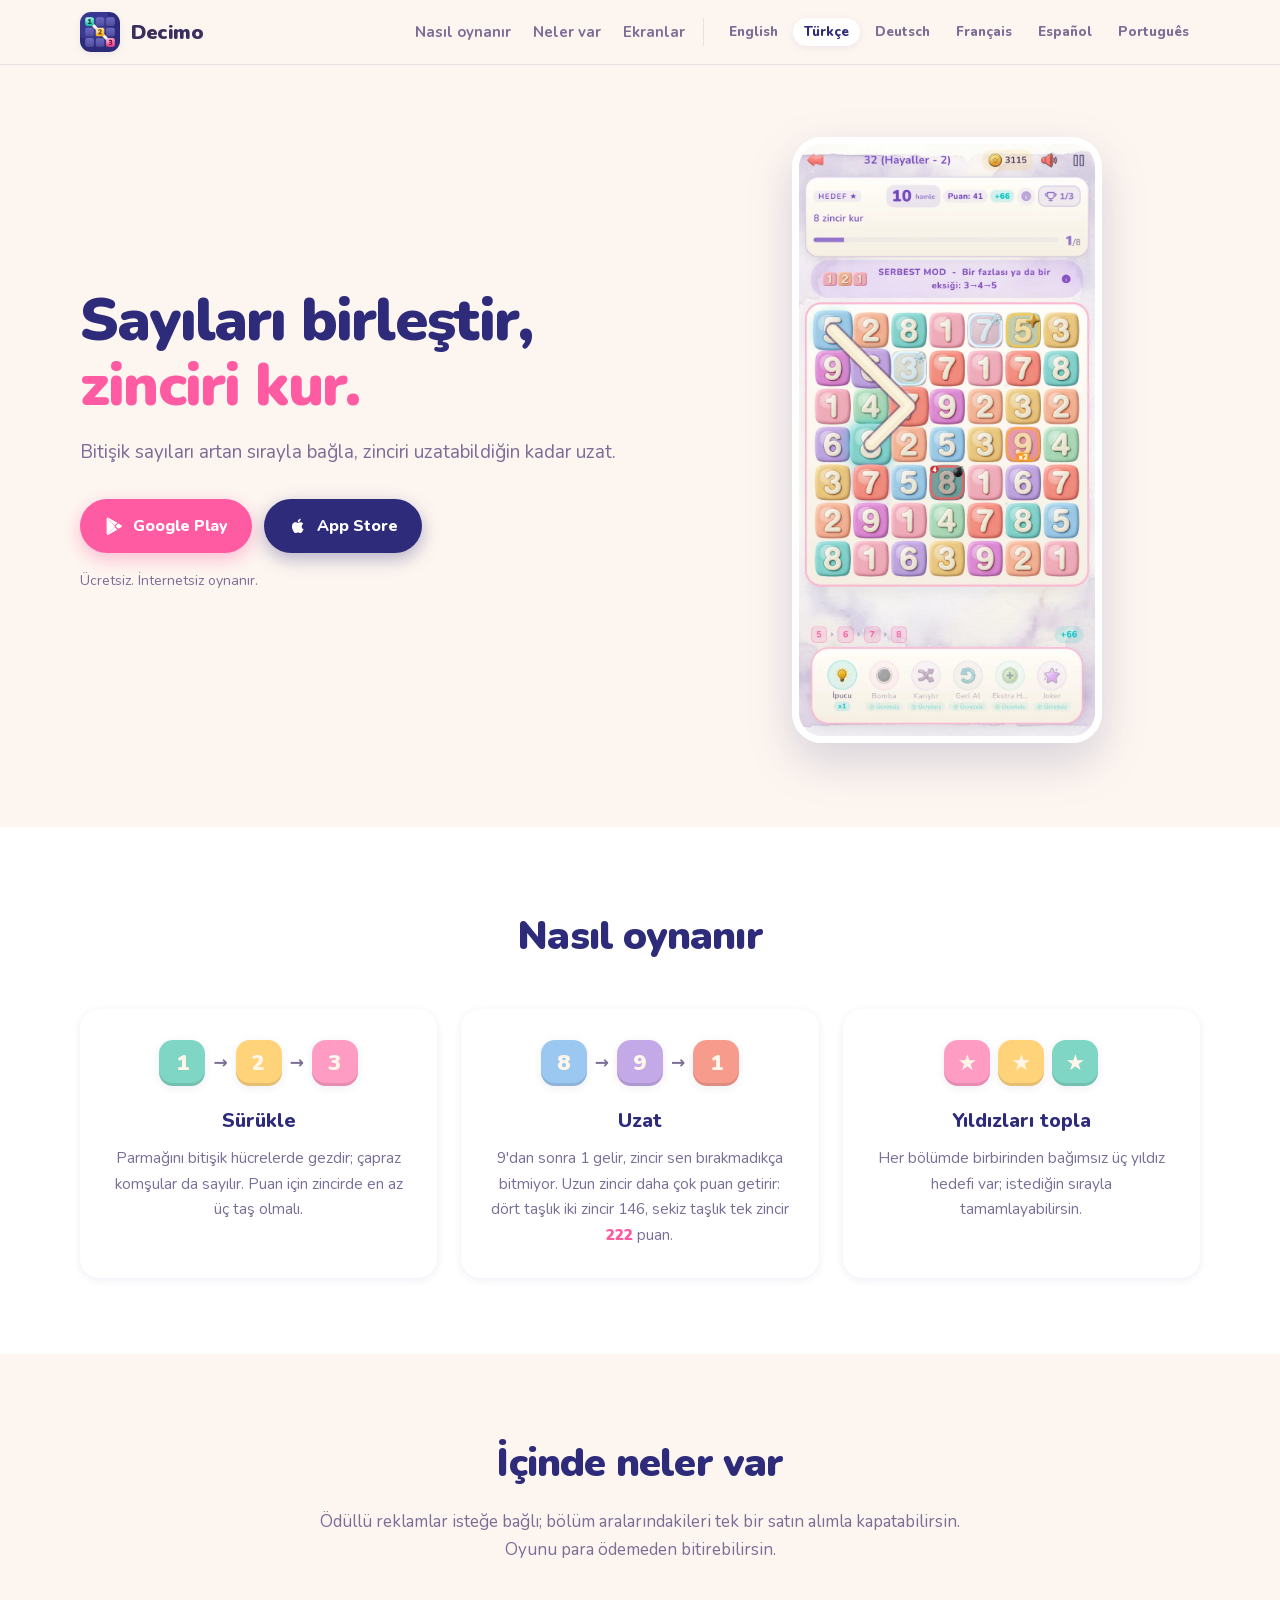
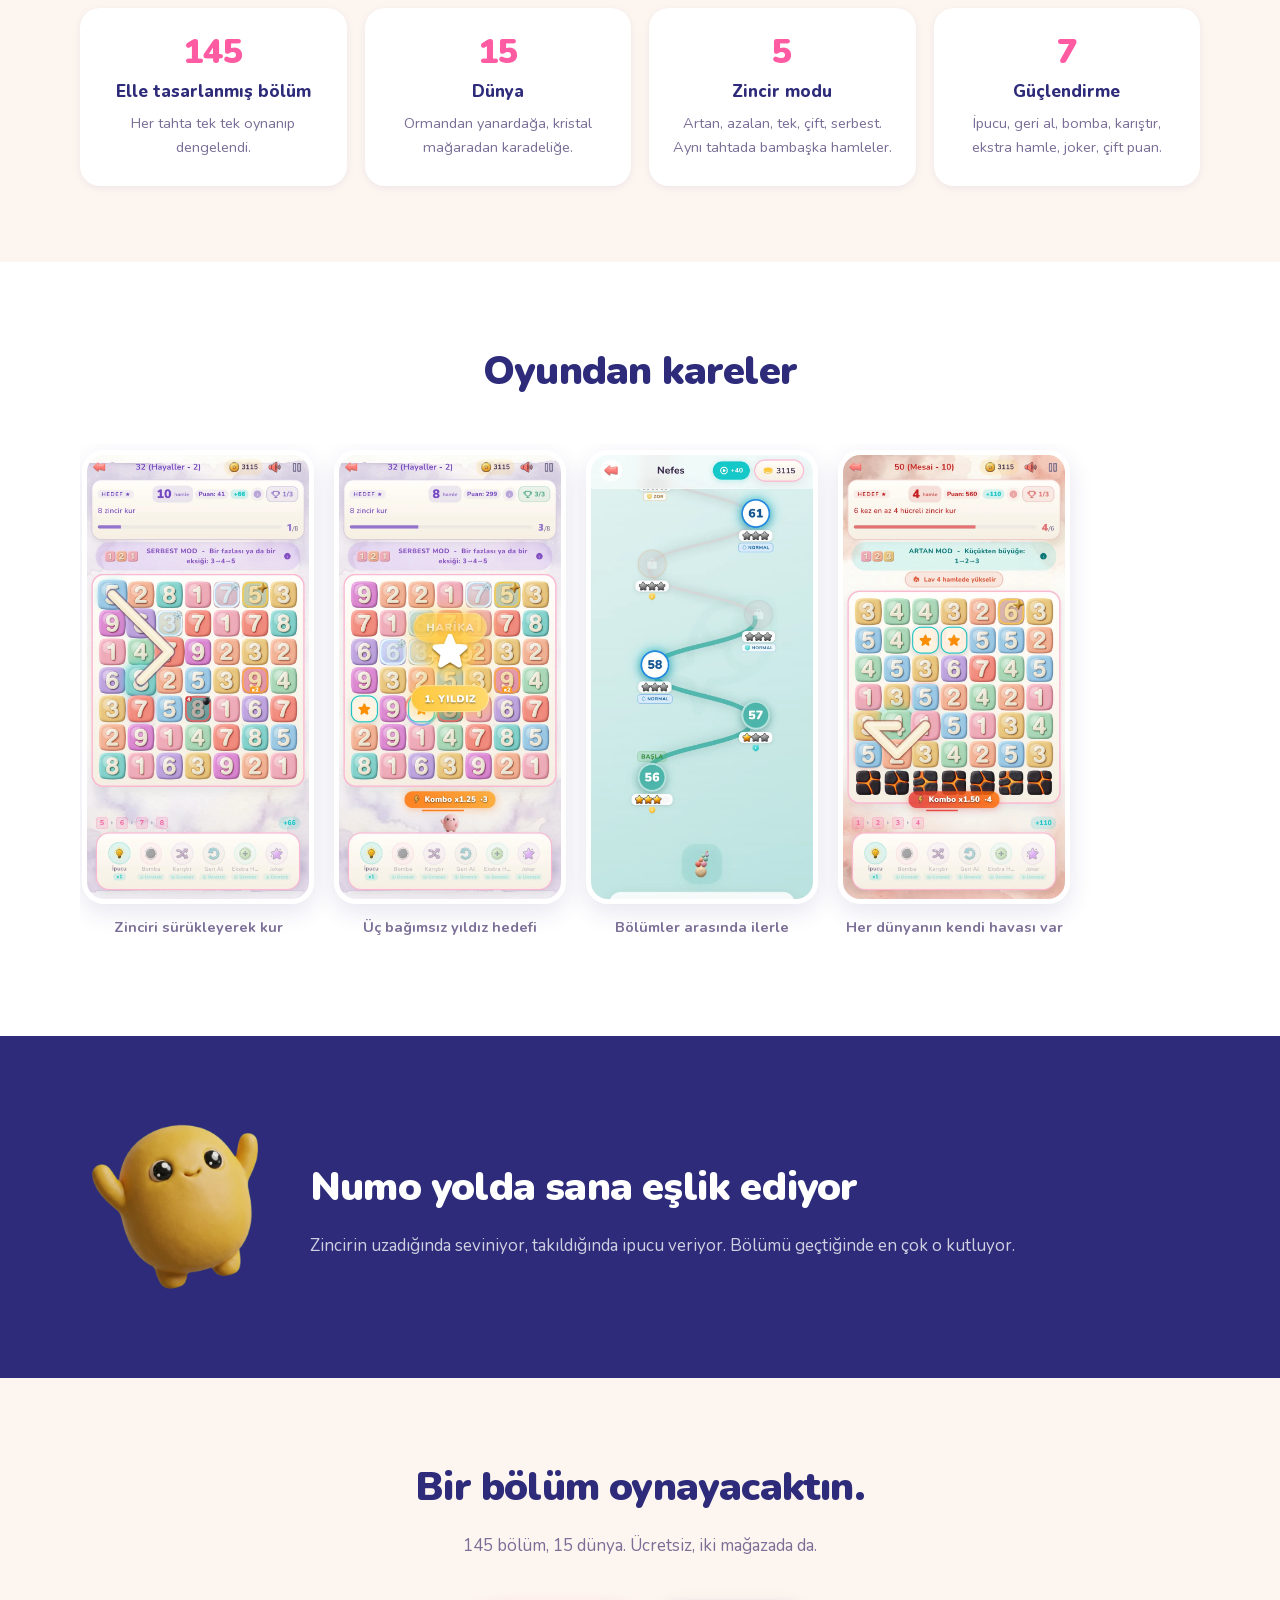
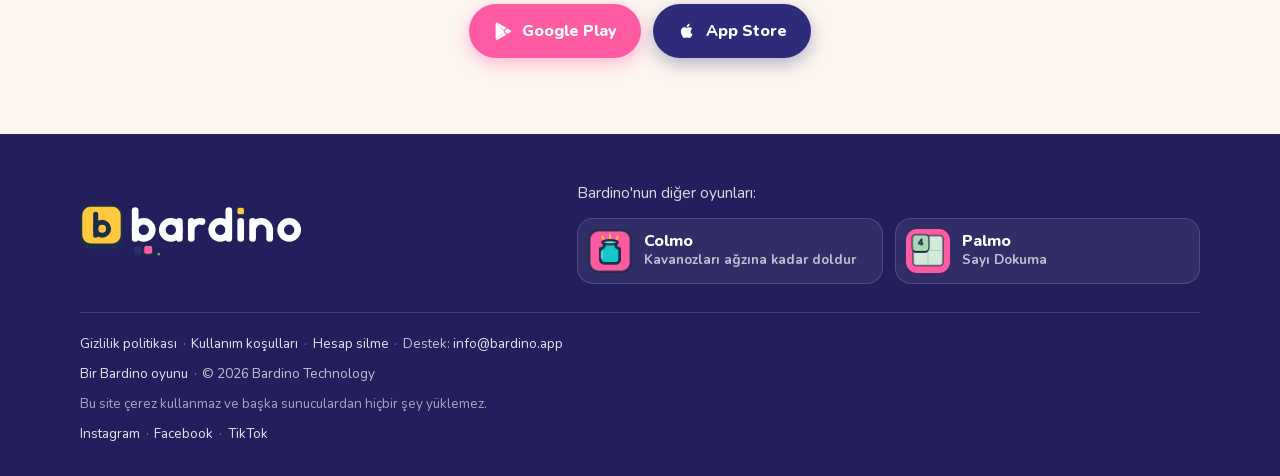
<file: tr/index.html>
<!DOCTYPE html>
<html lang="tr">
<head>
    <meta charset="UTF-8">
    <meta name="viewport" content="width=device-width, initial-scale=1.0">
    <meta name="description" content="Decimo, bitişik sayıları sürükleyerek zincir kurduğun bir sayı bulmacası. 15 dünya, 145 bölüm. App Store ve Google Play'de ücretsiz.">
    <meta name="robots" content="index, follow">
    <meta property="og:type" content="website">
    <meta property="og:url" content="https://decimo.bardino.app/tr/">
    <meta property="og:title" content="Decimo - Sayı Zinciri Bulmacası">
    <meta property="og:description" content="Bitişik sayıları sürükle, zincir kur. 15 dünya, 145 bölüm, ücretsiz.">
    <meta property="og:image" content="https://decimo.bardino.app/assets/decimo_share.png">
    <meta property="og:image:width" content="1200">
    <meta property="og:image:height" content="630">
    <meta property="og:locale" content="tr_TR">
    <meta property="og:site_name" content="Decimo">
    <meta name="twitter:card" content="summary_large_image">
    <meta name="twitter:title" content="Decimo - Sayı Zinciri Bulmacası">
    <meta name="twitter:description" content="Bitişik sayıları sürükle, zincir kur. 15 dünya, 145 bölüm, ücretsiz.">
    <meta name="twitter:image" content="https://decimo.bardino.app/assets/decimo_share.png">
    <meta name="theme-color" content="#2E2C7A">
    <title>Decimo - Sayı Zinciri Bulmacası</title>
    <link rel="canonical" href="https://decimo.bardino.app/tr/">
    <link rel="alternate" hreflang="en" href="https://decimo.bardino.app/">
    <link rel="alternate" hreflang="tr" href="https://decimo.bardino.app/tr/">
    <link rel="alternate" hreflang="de" href="https://decimo.bardino.app/de/">
    <link rel="alternate" hreflang="fr" href="https://decimo.bardino.app/fr/">
    <link rel="alternate" hreflang="es" href="https://decimo.bardino.app/es/">
    <link rel="alternate" hreflang="pt-BR" href="https://decimo.bardino.app/pt/">
    <link rel="alternate" hreflang="x-default" href="https://decimo.bardino.app/">
    <link rel="icon" type="image/png" href="/assets/decimo_icon.png">
    <link rel="apple-touch-icon" href="/assets/decimo_icon.png">
    <link rel="manifest" href="/manifest.json">
    <link rel="stylesheet" href="/css/style.css">
</head>
<body>

<header class="ust">
    <div class="kap">
        <a class="marka" href="/tr/">
            <img src="/assets/decimo_icon.png" alt="Decimo" width="40" height="40">
            <b>Decimo</b>
        </a>
        <nav class="cipa">
            <a href="#nasil">Nasıl oynanır</a>
            <a href="#icinde">Neler var</a>
            <a href="#ekranlar">Ekranlar</a>
        </nav>
        <div class="diller" role="navigation" aria-label="Dil"><a href="/" hreflang="en" lang="en"><span class="kod">EN</span><span class="ad">English</span></a><a href="/tr/" hreflang="tr" lang="tr" aria-current="page"><span class="kod">TR</span><span class="ad">Türkçe</span></a><a href="/de/" hreflang="de" lang="de"><span class="kod">DE</span><span class="ad">Deutsch</span></a><a href="/fr/" hreflang="fr" lang="fr"><span class="kod">FR</span><span class="ad">Français</span></a><a href="/es/" hreflang="es" lang="es"><span class="kod">ES</span><span class="ad">Español</span></a><a href="/pt/" hreflang="pt-BR" lang="pt-BR"><span class="kod">PT</span><span class="ad">Português</span></a></div>
    </div>
</header>

<section class="kahraman">
    <div class="kap">
        <div>
            <h1>Sayıları birleştir,<br><em>zinciri kur.</em></h1>
            <p class="alt">Bitişik sayıları artan sırayla bağla, zinciri uzatabildiğin kadar uzat.</p>
            <div class="dugmeler">
                <a class="dugme d-play" href="https://play.google.com/store/apps/details?id=com.bardino.numberchain&amp;referrer=utm_source%3Ddecimo_site%26utm_medium%3Dweb%26utm_campaign%3Dhero">
                    <svg viewBox="0 0 24 24" aria-hidden="true"><path d="M3.6 2.3c-.3.3-.5.8-.5 1.4v16.6c0 .6.2 1.1.5 1.4l.1.1 9.3-9.3v-.2L3.6 2.3zM17 15.4l-3.1-3.1v-.2L17 9l.1.1 3.7 2.1c1 .6 1 1.6 0 2.2L17 15.4zM16 16.4l-3.2-3.2-9.2 9.2c.4.4 1 .4 1.7 0l10.7-6zM16 8.1L5.3 2.1c-.7-.4-1.3-.4-1.7 0l9.2 9.2L16 8.1z"/></svg>
                    Google Play
                </a>
                <a class="dugme d-apple" href="https://apps.apple.com/tr/app/decimo-number-chain/id6792291932?utm_source=decimo_site&amp;utm_medium=web&amp;utm_campaign=hero">
                    <svg viewBox="0 0 24 24" aria-hidden="true"><path d="M16.4 12.7c0-2.2 1.8-3.3 1.9-3.4-1-1.5-2.6-1.7-3.2-1.7-1.4-.1-2.7.8-3.3.8-.7 0-1.7-.8-2.8-.8-1.5 0-2.8.8-3.6 2.1-1.5 2.6-.4 6.5 1.1 8.6.7 1 1.6 2.2 2.7 2.2 1.1 0 1.5-.7 2.8-.7 1.3 0 1.6.7 2.8.7 1.2 0 1.9-1 2.6-2.1.8-1.2 1.2-2.4 1.2-2.4s-2.2-.9-2.2-3.3zM14.3 5.9c.6-.7 1-1.7.9-2.7-.9 0-2 .6-2.6 1.3-.6.6-1.1 1.7-.9 2.6 1 .1 2-.5 2.6-1.2z"/></svg>
                    App Store
                </a>
            </div>
            <p class="kucuk">Ücretsiz. İnternetsiz oynanır.</p>
        </div>
        <div class="telefon">
            <img src="/assets/shots/tr/01_chain.webp" alt="Decimo oynanış ekranı: sayı ızgarasında kurulan zincir" width="800" height="1600" loading="eager">
        </div>
    </div>
</section>

<section id="nasil" class="beyaz-bolum">
    <div class="kap">
        <h2>Nasıl oynanır</h2>
        <div class="adimlar">
            <div class="adim">
                <div class="taslar">
                    <span class="tas t1">1</span><span class="ok">→</span>
                    <span class="tas t2">2</span><span class="ok">→</span>
                    <span class="tas t3">3</span>
                </div>
                <h3>Sürükle</h3>
                <p>Parmağını bitişik hücrelerde gezdir; çapraz komşular da sayılır. Puan için zincirde en az üç taş olmalı.</p>
            </div>
            <div class="adim">
                <div class="taslar">
                    <span class="tas t4">8</span><span class="ok">→</span>
                    <span class="tas t5">9</span><span class="ok">→</span>
                    <span class="tas t6">1</span>
                </div>
                <h3>Uzat</h3>
                <p>9'dan sonra 1 gelir, zincir sen bırakmadıkça bitmiyor. Uzun zincir daha çok puan getirir: dört taşlık iki zincir 146, sekiz taşlık tek zincir <strong>222</strong> puan.</p>
            </div>
            <div class="adim">
                <div class="taslar">
                    <span class="tas t3">★</span>
                    <span class="tas t2">★</span>
                    <span class="tas t1">★</span>
                </div>
                <h3>Yıldızları topla</h3>
                <p>Her bölümde birbirinden bağımsız üç yıldız hedefi var; istediğin sırayla tamamlayabilirsin.</p>
            </div>
        </div>
    </div>
</section>

<section id="icinde">
    <div class="kap">
        <h2>İçinde neler var</h2>
        <p class="bolum-alt">Ödüllü reklamlar isteğe bağlı; bölüm aralarındakileri tek bir satın alımla kapatabilirsin. Oyunu para ödemeden bitirebilirsin.</p>
        <div class="ozellikler">
            <div class="ozellik">
                <div class="sayi">145</div>
                <h3>Elle tasarlanmış bölüm</h3>
                <p>Her tahta tek tek oynanıp dengelendi.</p>
            </div>
            <div class="ozellik">
                <div class="sayi">15</div>
                <h3>Dünya</h3>
                <p>Ormandan yanardağa, kristal mağaradan karadeliğe.</p>
            </div>
            <div class="ozellik">
                <div class="sayi">5</div>
                <h3>Zincir modu</h3>
                <p>Artan, azalan, tek, çift, serbest. Aynı tahtada bambaşka hamleler.</p>
            </div>
            <div class="ozellik">
                <div class="sayi">7</div>
                <h3>Güçlendirme</h3>
                <p>İpucu, geri al, bomba, karıştır, ekstra hamle, joker, çift puan.</p>
            </div>
        </div>
    </div>
</section>

<section id="ekranlar" class="beyaz-bolum">
    <div class="kap">
        <h2>Oyundan kareler</h2>
        <div class="vitrin">
            <figure>
                <img src="/assets/shots/tr/01_chain.webp" alt="Zincir kurulurken oynanış ekranı" width="800" height="1600" loading="lazy">
                <figcaption>Zinciri sürükleyerek kur</figcaption>
            </figure>
            <figure>
                <img src="/assets/shots/tr/03_star.webp" alt="Bölüm sırasında kazanılan ilk yıldız" width="800" height="1600" loading="lazy">
                <figcaption>Üç bağımsız yıldız hedefi</figcaption>
            </figure>
            <figure>
                <img src="/assets/shots/tr/05_map.webp" alt="Bölüm haritası" width="800" height="1600" loading="lazy">
                <figcaption>Bölümler arasında ilerle</figcaption>
            </figure>
            <figure>
                <img src="/assets/shots/tr/06_world.webp" alt="Yanardağ dünyasında lav yükselirken kurulan zincir" width="800" height="1600" loading="lazy">
                <figcaption>Her dünyanın kendi havası var</figcaption>
            </figure>
        </div>
    </div>
</section>

<section class="numo-bant">
    <div class="kap">
        <img src="/assets/numo.webp" alt="Numo, Decimo'nun maskotu" width="190" height="190" loading="lazy">
        <div>
            <h2>Numo yolda sana eşlik ediyor</h2>
            <p>Zincirin uzadığında seviniyor, takıldığında ipucu veriyor. Bölümü geçtiğinde en çok o kutluyor.</p>
        </div>
    </div>
</section>

<section class="kapanis">
    <div class="kap">
        <h2>Bir bölüm oynayacaktın.</h2>
        <p class="bolum-alt">145 bölüm, 15 dünya. Ücretsiz, iki mağazada da.</p>
        <div class="dugmeler">
            <a class="dugme d-play" href="https://play.google.com/store/apps/details?id=com.bardino.numberchain&amp;referrer=utm_source%3Ddecimo_site%26utm_medium%3Dweb%26utm_campaign%3Dcta_band">
                <svg viewBox="0 0 24 24" aria-hidden="true"><path d="M3.6 2.3c-.3.3-.5.8-.5 1.4v16.6c0 .6.2 1.1.5 1.4l.1.1 9.3-9.3v-.2L3.6 2.3zM17 15.4l-3.1-3.1v-.2L17 9l.1.1 3.7 2.1c1 .6 1 1.6 0 2.2L17 15.4zM16 16.4l-3.2-3.2-9.2 9.2c.4.4 1 .4 1.7 0l10.7-6zM16 8.1L5.3 2.1c-.7-.4-1.3-.4-1.7 0l9.2 9.2L16 8.1z"/></svg>
                Google Play
            </a>
            <a class="dugme d-apple" href="https://apps.apple.com/tr/app/decimo-number-chain/id6792291932?utm_source=decimo_site&amp;utm_medium=web&amp;utm_campaign=cta_band">
                <svg viewBox="0 0 24 24" aria-hidden="true"><path d="M16.4 12.7c0-2.2 1.8-3.3 1.9-3.4-1-1.5-2.6-1.7-3.2-1.7-1.4-.1-2.7.8-3.3.8-.7 0-1.7-.8-2.8-.8-1.5 0-2.8.8-3.6 2.1-1.5 2.6-.4 6.5 1.1 8.6.7 1 1.6 2.2 2.7 2.2 1.1 0 1.5-.7 2.8-.7 1.3 0 1.6.7 2.8.7 1.2 0 1.9-1 2.6-2.1.8-1.2 1.2-2.4 1.2-2.4s-2.2-.9-2.2-3.3zM14.3 5.9c.6-.7 1-1.7.9-2.7-.9 0-2 .6-2.6 1.3-.6.6-1.1 1.7-.9 2.6 1 .1 2-.5 2.6-1.2z"/></svg>
                App Store
            </a>
        </div>
    </div>
</section>

<footer class="aile">
    <div class="kap aile-ust">
        <a class="aile-marka" href="https://bardino.app/tr/"><svg class="aile-logo bardino-intro" viewBox="0 0 600 150" data-bardino-intro role="img" aria-label="Bardino"><g class="bi-mark"><g transform="translate(0 6) scale(1.12)"><rect x="4.5" y="9.5" width="91" height="87" rx="21" class="bi-ef bi-es" stroke-width="5"/><rect x="4.5" y="3" width="91" height="87" rx="21" fill="#FFC83D" class="bi-es" stroke-width="5"/><g fill="none" stroke="#1B2F4A" stroke-width="11.2" stroke-linecap="round"><path d="M37.1 22.1V68.9"/><circle cx="51.5" cy="54.5" r="14.4"/></g></g></g><g class="bi-word"><g transform="translate(134 8) scale(.62)" fill="none" stroke="currentColor" stroke-width="28" stroke-linecap="round" stroke-linejoin="round"><path d="M16 19V136"/><circle cx="52" cy="100" r="36"/><circle cx="166" cy="100" r="36"/><path d="M202 64V136"/><path d="M252 64V136M252 100A36 36 0 0 1 297.32 65.23"/><circle cx="374" cy="100" r="36"/><path d="M410 19V136"/><path d="M460 64V136"/><path d="M510 64V136M510 100A36 36 0 0 1 582 100V136"/><circle cx="664" cy="100" r="36"/></g></g><g transform="translate(139 112) scale(.65)"><g class="bi-stone"><rect x="2" y="6" width="32" height="32" rx="9" class="bi-ef bi-es" stroke-width="3.5"/><rect x="2" y="2" width="32" height="32" rx="9" fill="#2E2C7A" class="bi-es" stroke-width="3.5"/></g><g class="bi-stone"><rect x="44" y="6" width="32" height="32" rx="9" class="bi-ef bi-es" stroke-width="3.5"/><rect x="44" y="2" width="32" height="32" rx="9" fill="#FF5BA3" class="bi-es" stroke-width="3.5"/></g><g class="bi-stone"><rect x="86" y="6" width="32" height="32" rx="9" class="bi-ef bi-es" stroke-width="3.5"/><rect x="86" y="2" width="32" height="32" rx="9" fill="#ABD7B6" class="bi-es" stroke-width="3.5"/></g></g><g class="bi-dot" transform="translate(419.2 30.94)"><rect x="-9.92" y="-19.84" width="19.84" height="19.84" rx="5.58" fill="#FFC83D" class="bi-es" stroke-width="3.1"/></g></svg></a>
        <div class="aile-kardes">
            <p>Bardino'nun diğer oyunları:</p>
            <ul><li><a href="https://colmo.bardino.app/tr/"><img src="/assets/aile/colmo.webp" alt="" width="44" height="44" loading="lazy"><span><b>Colmo</b><small>Kavanozları ağzına kadar doldur</small></span></a></li><li><a href="https://palmo.bardino.app/tr/"><img src="/assets/aile/palmo.webp" alt="" width="44" height="44" loading="lazy"><span><b>Palmo</b><small>Sayı Dokuma</small></span></a></li></ul>
        </div>
    </div>
    <div class="kap aile-alt">
        <p class="f-satir"><a href="/tr/privacy-policy.html">Gizlilik politikası</a> <span class="f-ayrac" aria-hidden="true">&middot;</span> <a href="/tr/terms-of-use.html">Kullanım koşulları</a> <span class="f-ayrac" aria-hidden="true">&middot;</span> <a href="/tr/account-deletion.html">Hesap silme</a> <span class="f-ayrac" aria-hidden="true">&middot;</span> Destek: <!--email_off--><a href="mailto:info@bardino.app">info@bardino.app</a><!--/email_off--></p>
        <p class="f-satir"><a href="https://bardino.app/tr/">Bir Bardino oyunu</a> <span class="f-ayrac" aria-hidden="true">&middot;</span> &copy; 2026 Bardino Technology</p>
        <p class="f-satir f-not">Bu site çerez kullanmaz ve başka sunuculardan hiçbir şey yüklemez.</p>
        <p class="f-satir"><a href="https://www.instagram.com/decimogame/">Instagram</a> <span class="f-ayrac" aria-hidden="true">&middot;</span> <a href="https://www.facebook.com/profile.php?id=61593083333364">Facebook</a> <span class="f-ayrac" aria-hidden="true">&middot;</span> <a href="https://www.tiktok.com/@decimo_game">TikTok</a></p>
    </div>
</footer>

<script type="application/ld+json">
{
  "@context": "https://schema.org",
  "@type": "MobileApplication",
  "name": "Decimo",
  "applicationCategory": "GameApplication",
  "operatingSystem": "Android, iOS",
  "url": "https://decimo.bardino.app/tr/",
  "inLanguage": "tr",
  "installUrl": "https://play.google.com/store/apps/details?id=com.bardino.numberchain",
  "image": "https://decimo.bardino.app/assets/decimo_share.png",
  "offers": {"@type": "Offer", "price": "0", "priceCurrency": "TRY"},
  "publisher": {"@type": "Organization", "name": "Bardino Technology"},
  "sameAs": [
    "https://www.instagram.com/decimogame/",
    "https://www.tiktok.com/@decimo_game",
    "https://www.facebook.com/profile.php?id=61593083333364",
    "https://apps.apple.com/tr/app/decimo-number-chain/id6792291932"
  ]
}
</script>

<script src="/assets/bardino-intro.js" defer></script>
</body>
</html>
</file>
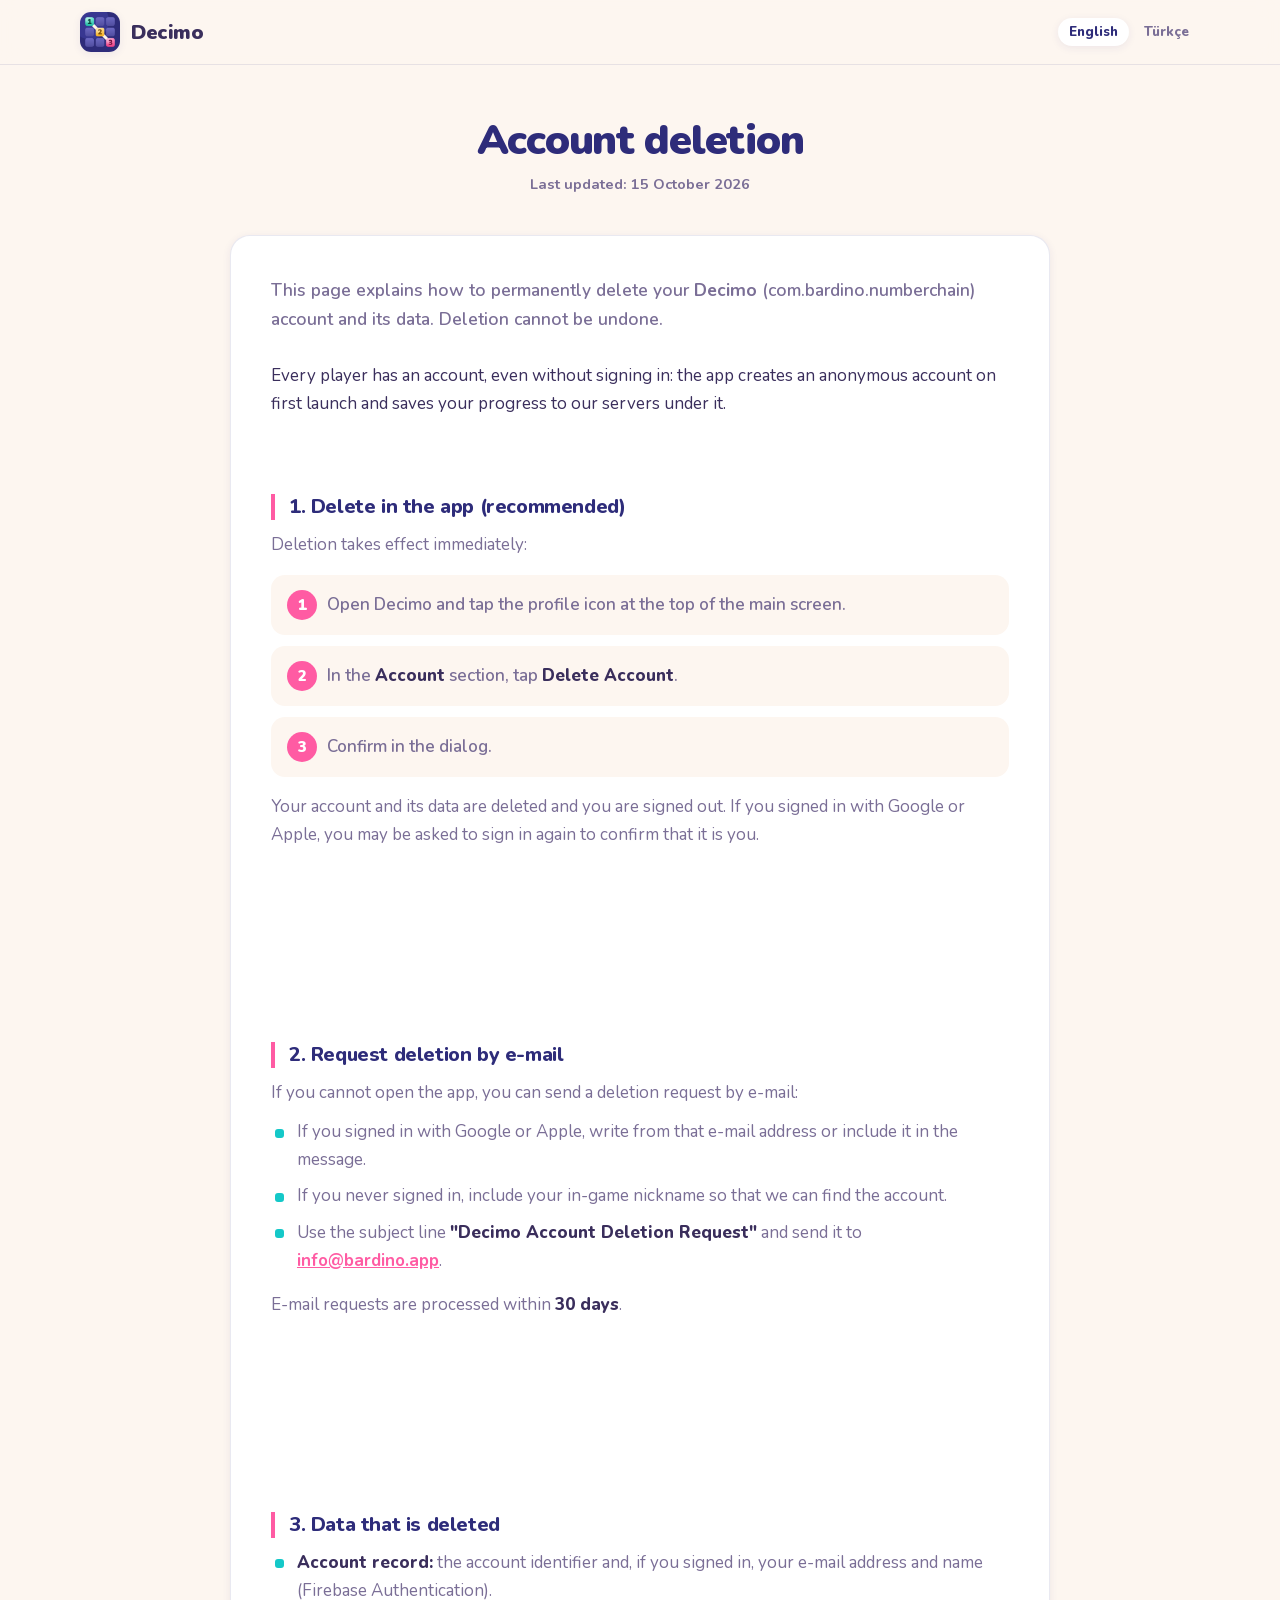
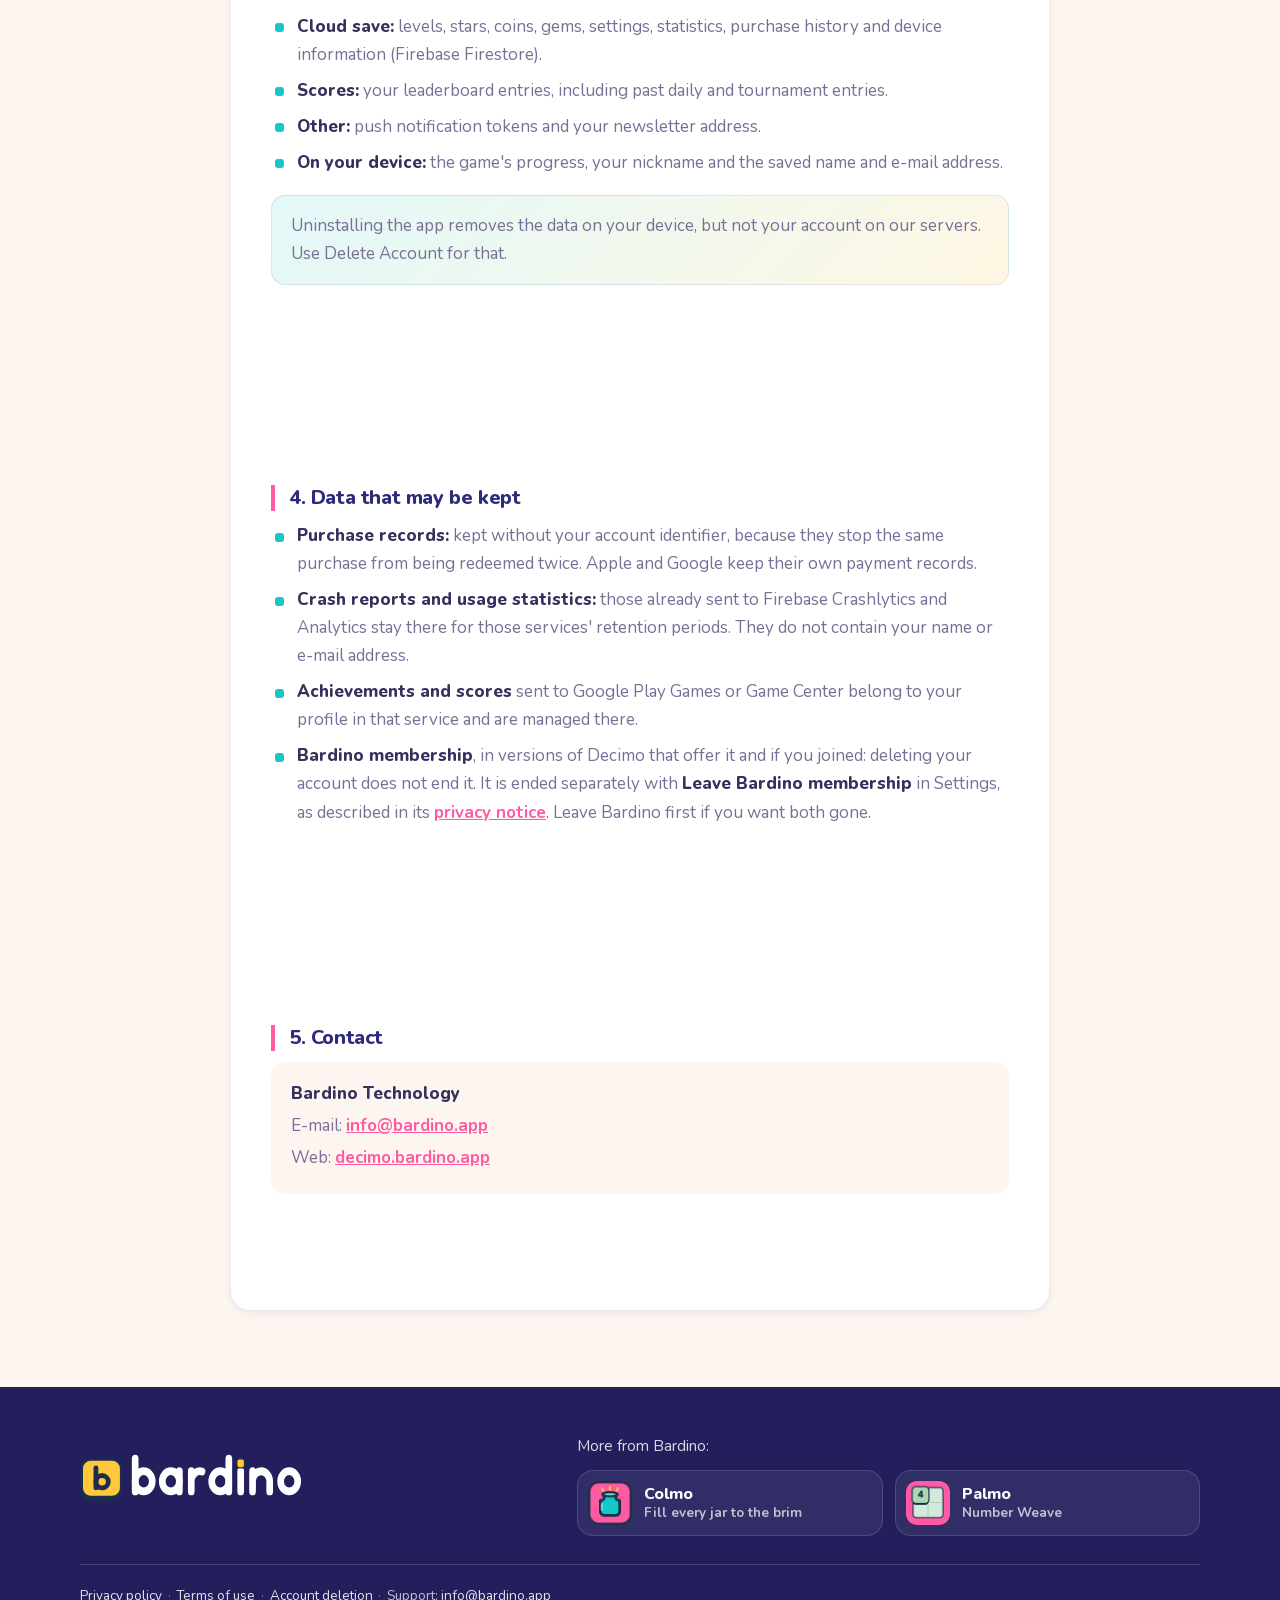
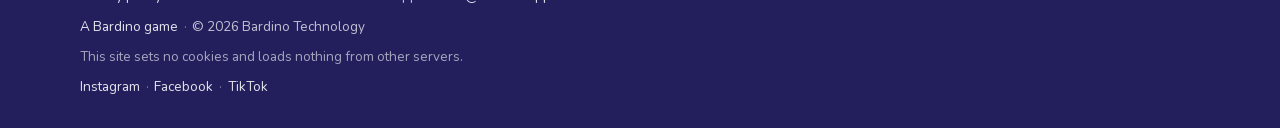
<file: account-deletion.html>
<!DOCTYPE html>
<html lang="en">
<head>
    <meta charset="UTF-8">
    <meta name="viewport" content="width=device-width, initial-scale=1.0">
    <script>
    (function () {
        try {
            var q = location.search, h = location.hash;
            if (/[?&]lang=en\b/i.test(q)) return;
            var tr = /[?&]lang=tr\b/i.test(q) || /^#tr$/i.test(h);
            if (!tr) {
                var ref = document.referrer || "";
                var ic = ref.indexOf(location.protocol + "//" + location.host + "/") === 0;
                var dil = (navigator.languages && navigator.languages[0]) || navigator.language || "";
                tr = !ic && /^tr\b/i.test(dil);
            }
            if (tr) location.replace("/tr/" + location.pathname.replace(/^.*\//, ""));
        } catch (e) {}
    })();
    </script>
    <meta name="description" content="How to delete your Decimo account and its data, in the app or by e-mail.">
    <meta name="robots" content="index, follow">
    <meta property="og:type" content="website">
    <meta property="og:url" content="https://decimo.bardino.app/account-deletion.html">
    <meta property="og:title" content="Account deletion - Decimo">
    <meta property="og:description" content="How to delete your Decimo account and its data, in the app or by e-mail.">
    <meta property="og:image" content="https://decimo.bardino.app/assets/decimo_share.png">
    <meta property="og:image:width" content="1200">
    <meta property="og:image:height" content="630">
    <meta property="og:locale" content="en_US">
    <meta property="og:site_name" content="Decimo">
    <meta name="twitter:card" content="summary_large_image">
    <meta name="twitter:title" content="Account deletion - Decimo">
    <meta name="twitter:description" content="How to delete your Decimo account and its data, in the app or by e-mail.">
    <meta name="twitter:image" content="https://decimo.bardino.app/assets/decimo_share.png">
    <meta name="theme-color" content="#2E2C7A">
    <title>Account deletion - Decimo</title>
    <link rel="canonical" href="https://decimo.bardino.app/account-deletion.html">
    <link rel="alternate" hreflang="en" href="https://decimo.bardino.app/account-deletion.html">
    <link rel="alternate" hreflang="tr" href="https://decimo.bardino.app/tr/account-deletion.html">
    <link rel="alternate" hreflang="x-default" href="https://decimo.bardino.app/account-deletion.html">
    <link rel="icon" type="image/png" href="/assets/decimo_icon.png">
    <link rel="apple-touch-icon" href="/assets/decimo_icon.png">
    <link rel="manifest" href="/manifest.json">
    <link rel="stylesheet" href="/css/style.css">
    <link rel="stylesheet" href="/css/legal.css">
</head>
<body>
<header class="ust">
    <div class="kap">
        <a class="marka" href="/">
            <img src="/assets/decimo_icon.png" alt="Decimo" width="40" height="40">
            <b>Decimo</b>
        </a>
        <div class="diller" role="navigation" aria-label="Language"><a href="/account-deletion.html" hreflang="en" lang="en" aria-current="page"><span class="kod">EN</span><span class="ad">English</span></a><a href="/tr/account-deletion.html" hreflang="tr" lang="tr"><span class="kod">TR</span><span class="ad">Türkçe</span></a></div>
    </div>
</header>

<main class="legal-page">
    <div class="legal-container">
        <div class="legal-header">
            <h1>Account deletion</h1>
            <p class="legal-updated">Last updated: 15 October 2026</p>
        </div>
        <div class="legal-content">
            <p class="legal-intro">This page explains how to permanently delete your <strong>Decimo</strong> (com.bardino.numberchain) account and its data. Deletion cannot be undone.</p>
            <p>Every player has an account, even without signing in: the app creates an anonymous account on first launch and saves your progress to our servers under it.</p>

            <section class="legal-section">
                <h2>1. Delete in the app (recommended)</h2>
                <p>Deletion takes effect immediately:</p>
                <div class="steps-deletion">
                    <div class="step-del">Open Decimo and tap the profile icon at the top of the main screen.</div>
                    <div class="step-del">In the <strong>Account</strong> section, tap <strong>Delete Account</strong>.</div>
                    <div class="step-del">Confirm in the dialog.</div>
                </div>
                <p>Your account and its data are deleted and you are signed out. If you signed in with Google or Apple, you may be asked to sign in again to confirm that it is you.</p>
            </section>

            <section class="legal-section">
                <h2>2. Request deletion by e-mail</h2>
                <p>If you cannot open the app, you can send a deletion request by e-mail:</p>
                <ul>
                    <li>If you signed in with Google or Apple, write from that e-mail address or include it in the message.</li>
                    <li>If you never signed in, include your in-game nickname so that we can find the account.</li>
                    <li>Use the subject line <strong>"Decimo Account Deletion Request"</strong> and send it to <!--email_off--><a href="mailto:info@bardino.app?subject=Decimo%20Account%20Deletion%20Request">info@bardino.app</a><!--/email_off-->.</li>
                </ul>
                <p>E-mail requests are processed within <strong>30 days</strong>.</p>
            </section>

            <section class="legal-section">
                <h2>3. Data that is deleted</h2>
                <ul>
                    <li><strong>Account record:</strong> the account identifier and, if you signed in, your e-mail address and name (Firebase Authentication).</li>
                    <li><strong>Cloud save:</strong> levels, stars, coins, gems, settings, statistics, purchase history and device information (Firebase Firestore).</li>
                    <li><strong>Scores:</strong> your leaderboard entries, including past daily and tournament entries.</li>
                    <li><strong>Other:</strong> push notification tokens and your newsletter address.</li>
                    <li><strong>On your device:</strong> the game's progress, your nickname and the saved name and e-mail address.</li>
                </ul>
                <div class="callout">
                    <p>Uninstalling the app removes the data on your device, but not your account on our servers. Use Delete Account for that.</p>
                </div>
            </section>

            <section class="legal-section">
                <h2>4. Data that may be kept</h2>
                <ul>
                    <li><strong>Purchase records:</strong> kept without your account identifier, because they stop the same purchase from being redeemed twice. Apple and Google keep their own payment records.</li>
                    <li><strong>Crash reports and usage statistics:</strong> those already sent to Firebase Crashlytics and Analytics stay there for those services' retention periods. They do not contain your name or e-mail address.</li>
                    <li><strong>Achievements and scores</strong> sent to Google Play Games or Game Center belong to your profile in that service and are managed there.</li>
                    <li><strong>Bardino membership</strong>, in versions of Decimo that offer it and if you joined: deleting your account does not end it. It is ended separately with <strong>Leave Bardino membership</strong> in Settings, as described in its <a href="https://bardino.app/uyelik/aydinlatma#en">privacy notice</a>. Leave Bardino first if you want both gone.</li>
                </ul>
            </section>

            <section class="legal-section">
                <h2>5. Contact</h2>
                <div class="legal-contact">
                    <p><strong>Bardino Technology</strong></p>
                    <p>E-mail: <!--email_off--><a href="mailto:info@bardino.app">info@bardino.app</a><!--/email_off--></p>
                    <p>Web: <a href="https://decimo.bardino.app/">decimo.bardino.app</a></p>
                </div>
            </section>
        </div>
    </div>
</main>

<footer class="aile">
    <div class="kap aile-ust">
        <a class="aile-marka" href="https://bardino.app/"><svg class="aile-logo bardino-intro" viewBox="0 0 600 150" data-bardino-intro role="img" aria-label="Bardino"><g class="bi-mark"><g transform="translate(0 6) scale(1.12)"><rect x="4.5" y="9.5" width="91" height="87" rx="21" class="bi-ef bi-es" stroke-width="5"/><rect x="4.5" y="3" width="91" height="87" rx="21" fill="#FFC83D" class="bi-es" stroke-width="5"/><g fill="none" stroke="#1B2F4A" stroke-width="11.2" stroke-linecap="round"><path d="M37.1 22.1V68.9"/><circle cx="51.5" cy="54.5" r="14.4"/></g></g></g><g class="bi-word"><g transform="translate(134 8) scale(.62)" fill="none" stroke="currentColor" stroke-width="28" stroke-linecap="round" stroke-linejoin="round"><path d="M16 19V136"/><circle cx="52" cy="100" r="36"/><circle cx="166" cy="100" r="36"/><path d="M202 64V136"/><path d="M252 64V136M252 100A36 36 0 0 1 297.32 65.23"/><circle cx="374" cy="100" r="36"/><path d="M410 19V136"/><path d="M460 64V136"/><path d="M510 64V136M510 100A36 36 0 0 1 582 100V136"/><circle cx="664" cy="100" r="36"/></g></g><g transform="translate(139 112) scale(.65)"><g class="bi-stone"><rect x="2" y="6" width="32" height="32" rx="9" class="bi-ef bi-es" stroke-width="3.5"/><rect x="2" y="2" width="32" height="32" rx="9" fill="#2E2C7A" class="bi-es" stroke-width="3.5"/></g><g class="bi-stone"><rect x="44" y="6" width="32" height="32" rx="9" class="bi-ef bi-es" stroke-width="3.5"/><rect x="44" y="2" width="32" height="32" rx="9" fill="#FF5BA3" class="bi-es" stroke-width="3.5"/></g><g class="bi-stone"><rect x="86" y="6" width="32" height="32" rx="9" class="bi-ef bi-es" stroke-width="3.5"/><rect x="86" y="2" width="32" height="32" rx="9" fill="#ABD7B6" class="bi-es" stroke-width="3.5"/></g></g><g class="bi-dot" transform="translate(419.2 30.94)"><rect x="-9.92" y="-19.84" width="19.84" height="19.84" rx="5.58" fill="#FFC83D" class="bi-es" stroke-width="3.1"/></g></svg></a>
        <div class="aile-kardes">
            <p>More from Bardino:</p>
            <ul><li><a href="https://colmo.bardino.app/"><img src="/assets/aile/colmo.webp" alt="" width="44" height="44" loading="lazy"><span><b>Colmo</b><small>Fill every jar to the brim</small></span></a></li><li><a href="https://palmo.bardino.app/"><img src="/assets/aile/palmo.webp" alt="" width="44" height="44" loading="lazy"><span><b>Palmo</b><small>Number Weave</small></span></a></li></ul>
        </div>
    </div>
    <div class="kap aile-alt">
        <p class="f-satir"><a href="/privacy-policy.html">Privacy policy</a> <span class="f-ayrac" aria-hidden="true">&middot;</span> <a href="/terms-of-use.html">Terms of use</a> <span class="f-ayrac" aria-hidden="true">&middot;</span> <a href="/account-deletion.html">Account deletion</a> <span class="f-ayrac" aria-hidden="true">&middot;</span> Support: <!--email_off--><a href="mailto:info@bardino.app">info@bardino.app</a><!--/email_off--></p>
        <p class="f-satir"><a href="https://bardino.app/">A Bardino game</a> <span class="f-ayrac" aria-hidden="true">&middot;</span> &copy; 2026 Bardino Technology</p>
        <p class="f-satir f-not">This site sets no cookies and loads nothing from other servers.</p>
        <p class="f-satir"><a href="https://www.instagram.com/decimogame/">Instagram</a> <span class="f-ayrac" aria-hidden="true">&middot;</span> <a href="https://www.facebook.com/profile.php?id=61593083333364">Facebook</a> <span class="f-ayrac" aria-hidden="true">&middot;</span> <a href="https://www.tiktok.com/@decimo_game">TikTok</a></p>
    </div>
</footer>

<script src="/assets/bardino-intro.js" defer></script>
</body>
</html>
</file>
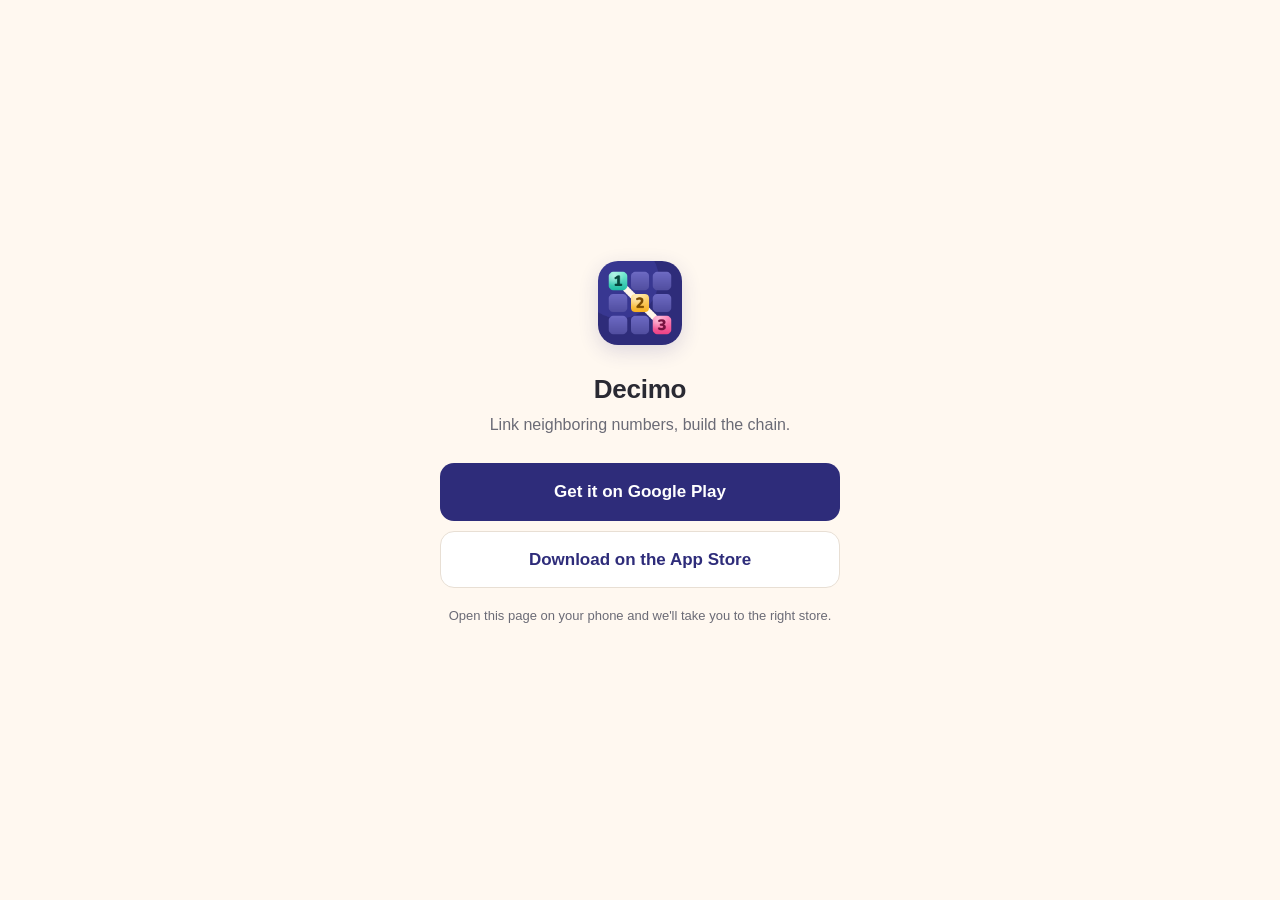
<file: indir.html>
<!DOCTYPE html>
<html lang="tr">
<head>
<meta charset="UTF-8">
<meta name="viewport" content="width=device-width, initial-scale=1.0">
<title>Decimo'yu indir</title>
<meta name="robots" content="noindex, follow">
<meta name="theme-color" content="#2E2C7A">
<link rel="icon" href="favicon.ico">

<!-- Cihaza gore magazaya yonlendirir.
     NEDEN VAR: Google uygulama kampanyasi tek magazaya bagli, yani Android
     kampanyasi iOS kullanicisina hicbir sekilde ulasamiyor. Arama/Display
     kampanyasi ise normal bir URL'ye tiklatabiliyor. Bu sayfa o URL.

     JAVASCRIPT KAPALIYSA DA CALISIR: iki dugme HTML'de duruyor, yonlendirme
     yalnizca ustune biniyor. -->

<link rel="preconnect" href="https://play.google.com">
<link rel="preconnect" href="https://apps.apple.com">

<style>
  :root{ --mor:#2E2C7A; --krem:#FFF8F0; --metin:#2A2A33; --soluk:#6B6B76; --kenar:#E8DFD4; }
  *{box-sizing:border-box}
  body{
    margin:0; min-height:100dvh; display:flex; align-items:center; justify-content:center;
    padding:24px; background:var(--krem); color:var(--metin);
    font:16px/1.5 -apple-system,BlinkMacSystemFont,"Segoe UI",Roboto,sans-serif;
    text-align:center;
  }
  .kart{max-width:400px;width:100%}
  .ikon{width:84px;height:84px;border-radius:20px;box-shadow:0 6px 20px rgba(46,44,122,.16)}
  h1{font-size:26px;margin:18px 0 4px;letter-spacing:-.01em}
  .alt{margin:0 0 26px;color:var(--soluk)}
  a.dugme{
    display:block; padding:15px 20px; margin:10px 0; border-radius:14px;
    text-decoration:none; font-weight:600; font-size:17px;
    background:var(--mor); color:#fff; border:1px solid transparent;
  }
  a.dugme.ikincil{background:#fff;color:var(--mor);border-color:var(--kenar)}
  .not{margin-top:18px;font-size:13px;color:var(--soluk)}
  .gizle{display:none}
</style>
</head>
<body>
<main class="kart">
  <img class="ikon" src="assets/decimo_icon.png" alt="Decimo" onerror="this.style.display='none'">
  <h1>Decimo</h1>
  <p class="alt">Bitişik sayıları sürükle, zincir kur.</p>

  <a id="play" class="dugme"
     href="https://play.google.com/store/apps/details?id=com.bardino.numberchain">Google Play'den indir</a>
  <a id="ios" class="dugme ikincil"
     href="https://apps.apple.com/app/decimo-number-chain/id6792291932">App Store'dan indir</a>

  <p class="not" id="not">Mağazaya yönlendiriliyorsun...</p>
</main>

<script>
(function () {
  var PAKET = "com.bardino.numberchain";
  var gelen = new URLSearchParams(window.location.search);

  // PLAY: rastgele parametre eklemek ise yaramaz, Play bilmedigini atar.
  // Kurulum atfi YALNIZCA `referrer` icinden gecer ve icerigi URL-kodlu
  // olmak zorunda. Reklamdan gelen utm_* varsa onu kullan, yoksa sayfayi
  // isaretle ki organik tikla reklam tiki karismasin.
  var utm = new URLSearchParams();
  utm.set("utm_source", gelen.get("utm_source") || "indir_sayfasi");
  utm.set("utm_medium", gelen.get("utm_medium") || "web");
  utm.set("utm_campaign", gelen.get("utm_campaign") || "iki_magaza");
  if (gelen.get("gclid")) utm.set("gclid", gelen.get("gclid"));

  var play = document.getElementById("play");
  var ios = document.getElementById("ios");
  var not = document.getElementById("not");

  // Paylasim linki (shareAppText) bu sayfaya geliyor, alan kisi her dilden
  // olabilir. Telefonlar asagida hemen yonlendiriliyor; metni goren masaustu
  // ziyaretcisi, ona tarayicisinin dilinde yaz. HTML'deki Turkce metin
  // betiksiz hal ve Turkce reklam kampanyasinin varsayilani.
  var METIN = {
    en: ["Link neighboring numbers, build the chain.", "Get it on Google Play", "Download on the App Store",
         "Taking you to the store...", "Open this page on your phone and we'll take you to the right store."],
    de: ["Verbinde benachbarte Zahlen, bau die Kette.", "Bei Google Play laden", "Im App Store laden",
         "Du wirst zum Store weitergeleitet...", "Öffne diese Seite auf dem Handy, dann bringen wir dich zum richtigen Store."],
    fr: ["Relie des nombres voisins, construis la chaîne.", "Disponible sur Google Play", "Télécharger dans l'App Store",
         "Redirection vers le store...", "Ouvre cette page sur ton téléphone, on t'emmène au bon store."],
    es: ["Une números vecinos y forma la cadena.", "Descargar en Google Play", "Descargar en el App Store",
         "Te llevamos a la tienda...", "Abre esta página en tu móvil y te llevamos a la tienda correcta."],
    pt: ["Ligue números vizinhos e monte a corrente.", "Baixar no Google Play", "Baixar na App Store",
         "Levando você para a loja...", "Abra esta página no celular e levamos você para a loja certa."]
  };
  var dil = ((navigator.languages && navigator.languages[0]) || navigator.language || "tr").slice(0, 2).toLowerCase();
  var m = METIN[dil];
  if (m) {
    document.documentElement.lang = dil;
    document.title = "Decimo";
    document.querySelector(".alt").textContent = m[0];
    play.textContent = m[1];
    ios.textContent = m[2];
    not.textContent = m[3];
  }

  play.href = "https://play.google.com/store/apps/details?id=" + PAKET +
              "&referrer=" + encodeURIComponent(utm.toString());

  // APPLE: kampanya jetonu (`pt`+`ct`) saglayici kimligi ister, bizde yok;
  // yarim gonderilirse Apple ikisini de yok sayar. O yuzden utm_* oldugu gibi
  // ekleniyor: App Store zararsizca yutuyor, en azindan yonlendiren sunucu
  // kaydinda kaynak gorunuyor.
  ios.href += "?" + utm.toString();

  var ua = navigator.userAgent || "";
  // iPadOS 13+ kendini Mac gibi tanitiyor; dokunma noktasi sayisi ayiriyor.
  var iOS = /iPad|iPhone|iPod/.test(ua) ||
            (navigator.platform === "MacIntel" && navigator.maxTouchPoints > 1);

  if (iOS) {
    ios.className = "dugme";
    play.className = "dugme gizle";
    window.location.replace(ios.href);
  } else if (/Android/.test(ua)) {
    ios.className = "dugme gizle";
    window.location.replace(play.href);
  } else {
    // Masaustu: yonlendirme YOK, iki secenek de dursun.
    not.textContent = m ? m[4] : "Telefonundan aç, seni doğru mağazaya götürelim.";
  }
})();
</script>
</body>
</html>
</file>
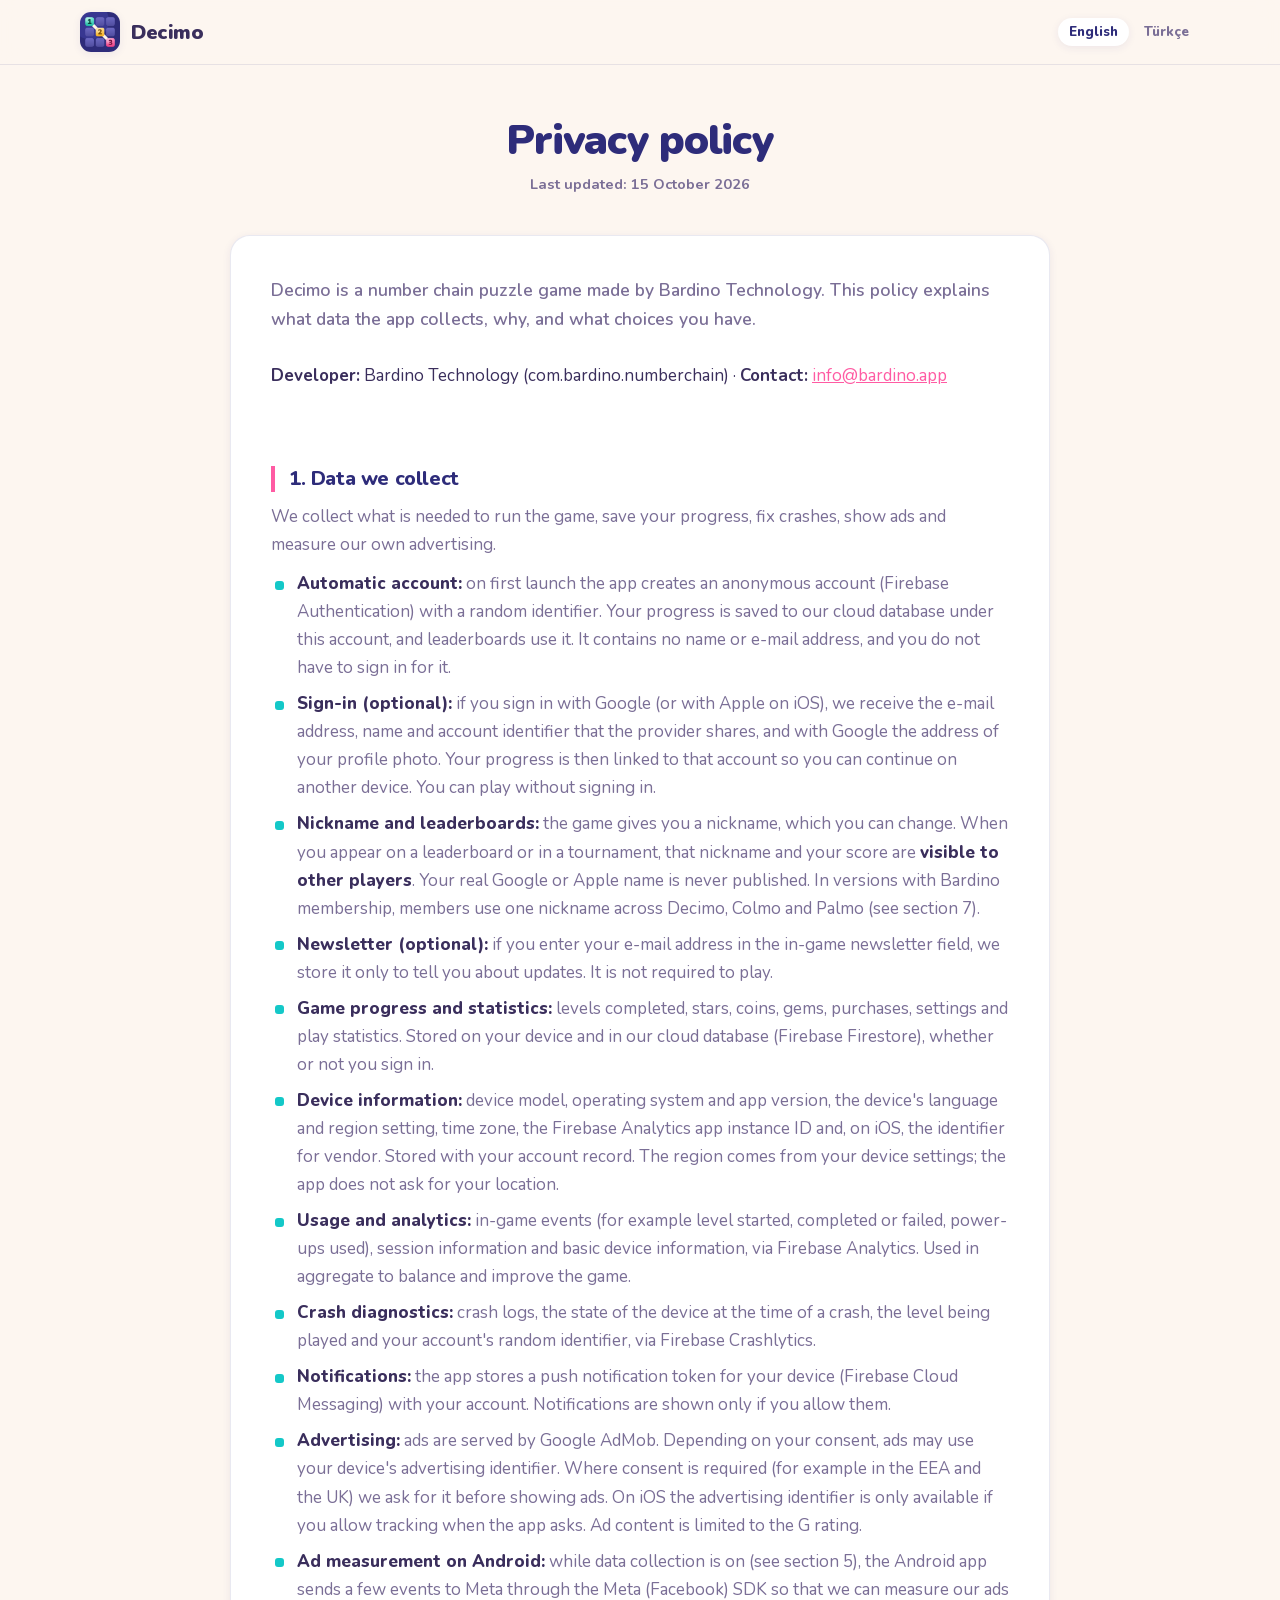
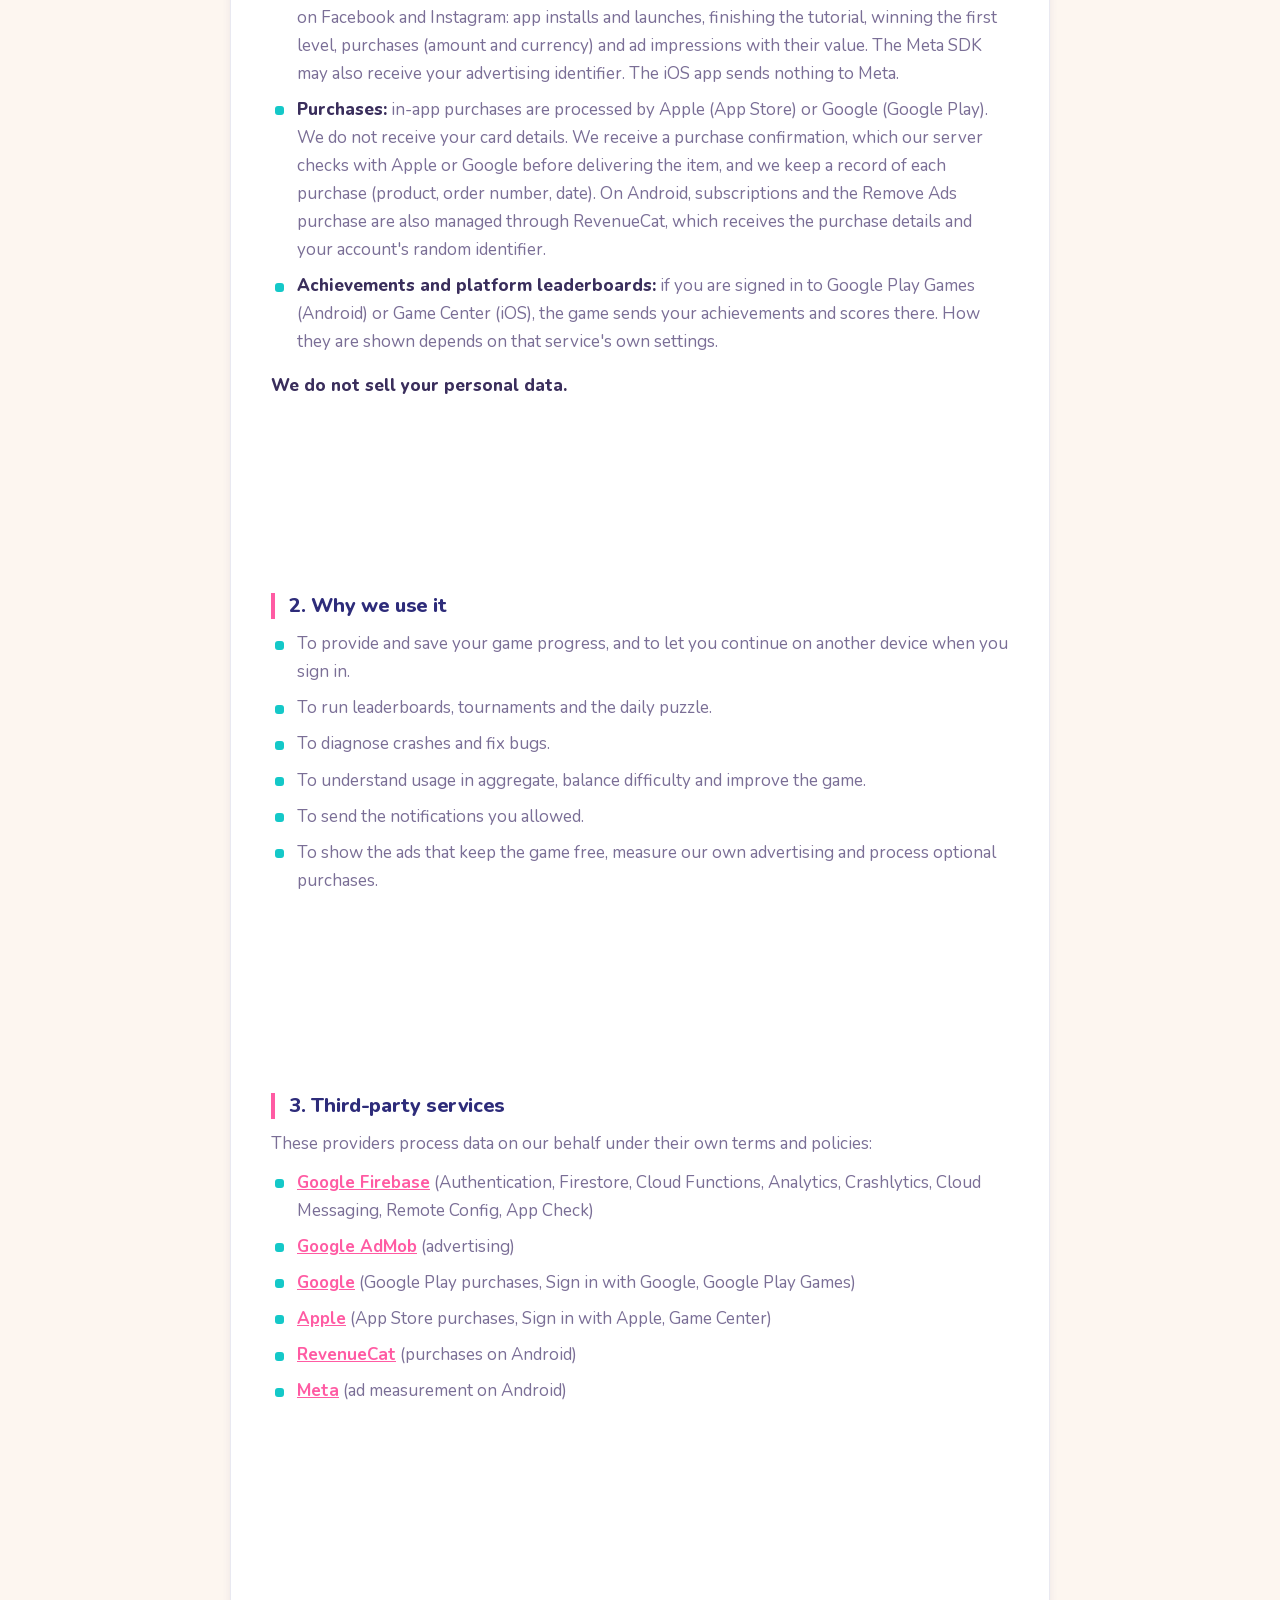
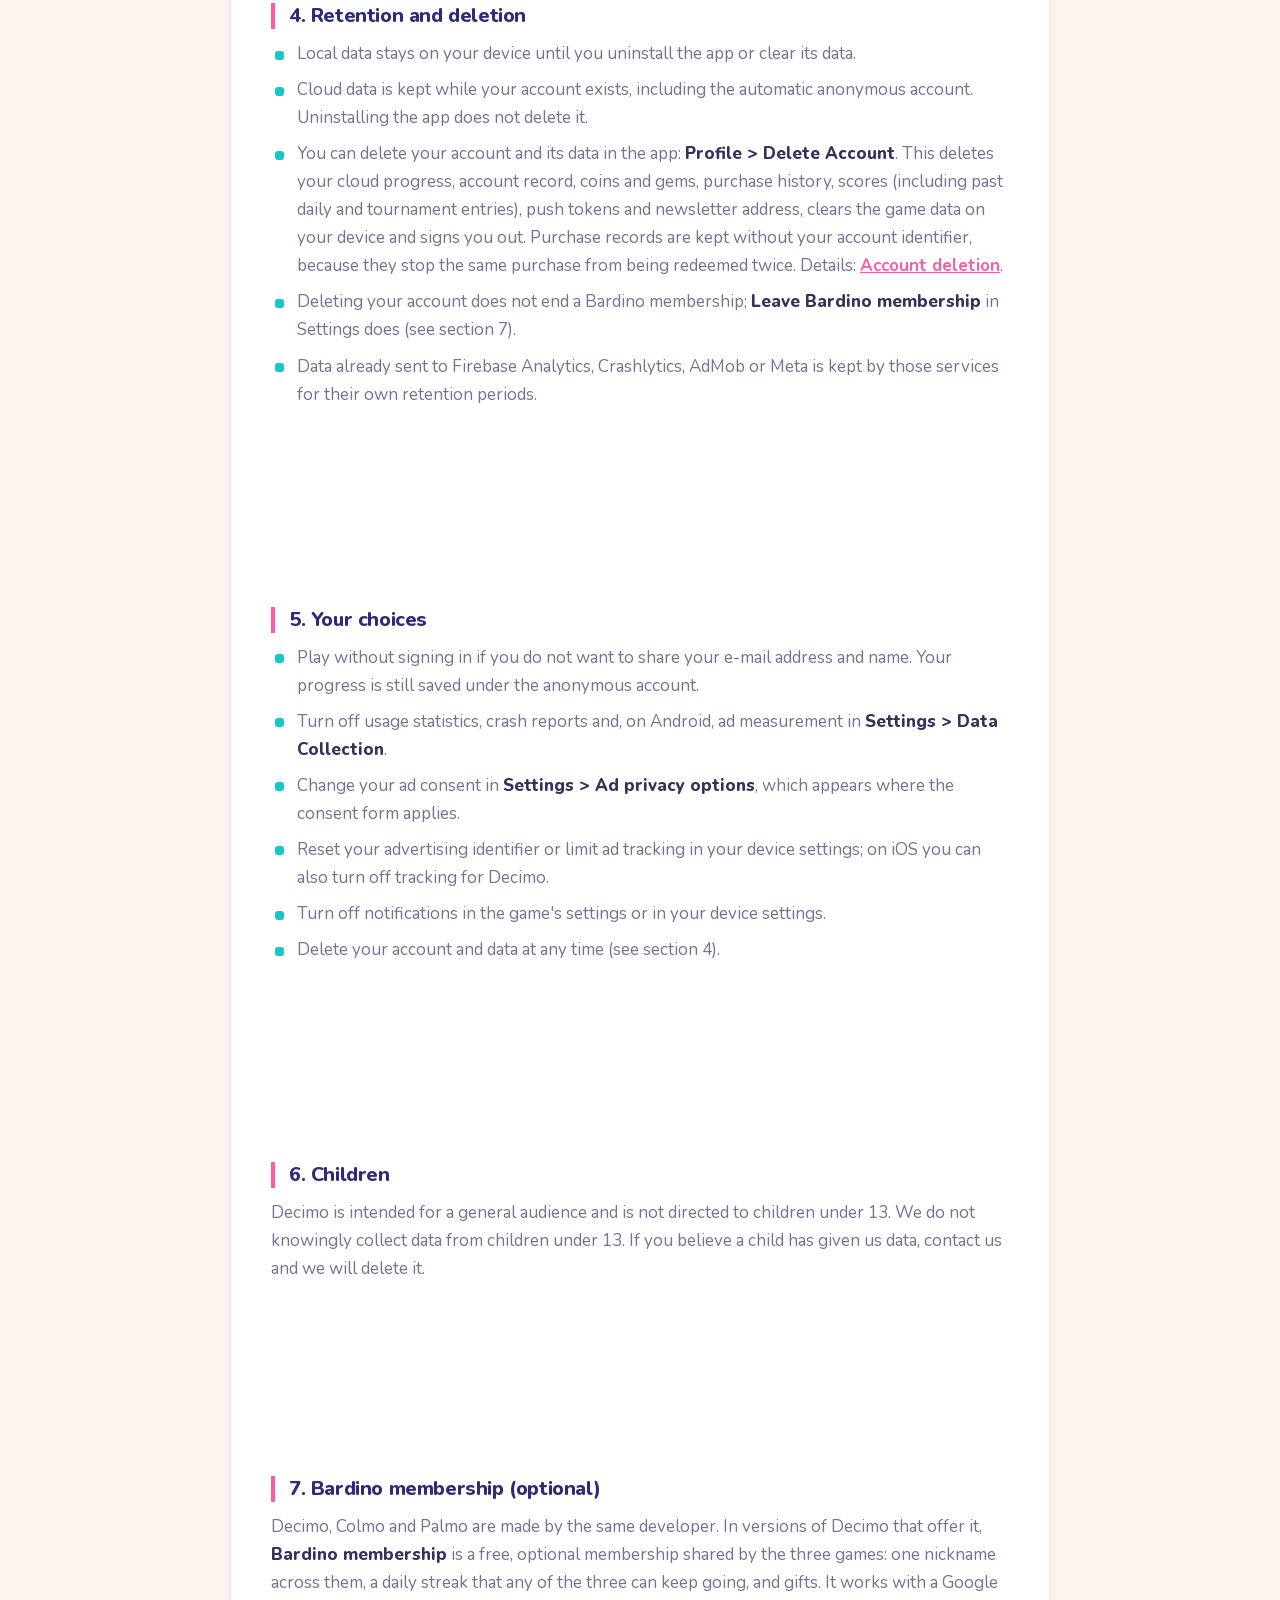
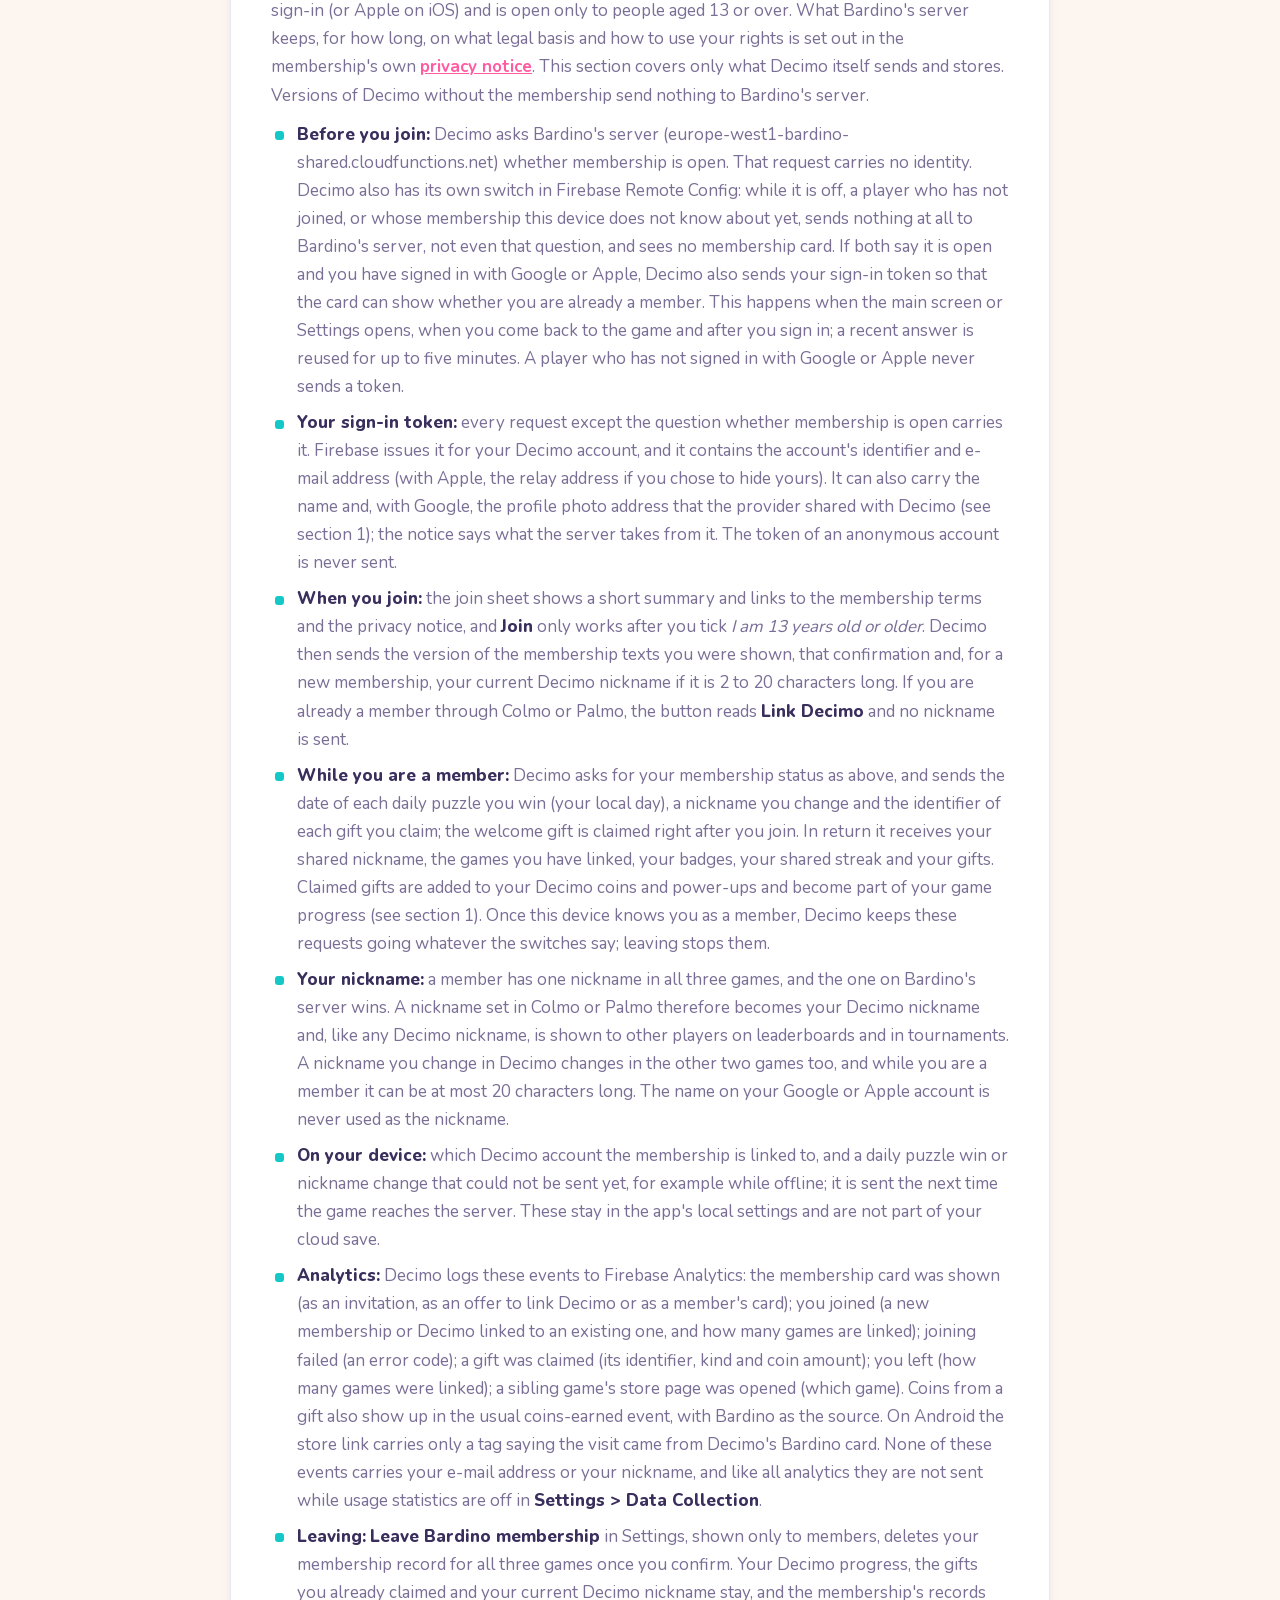
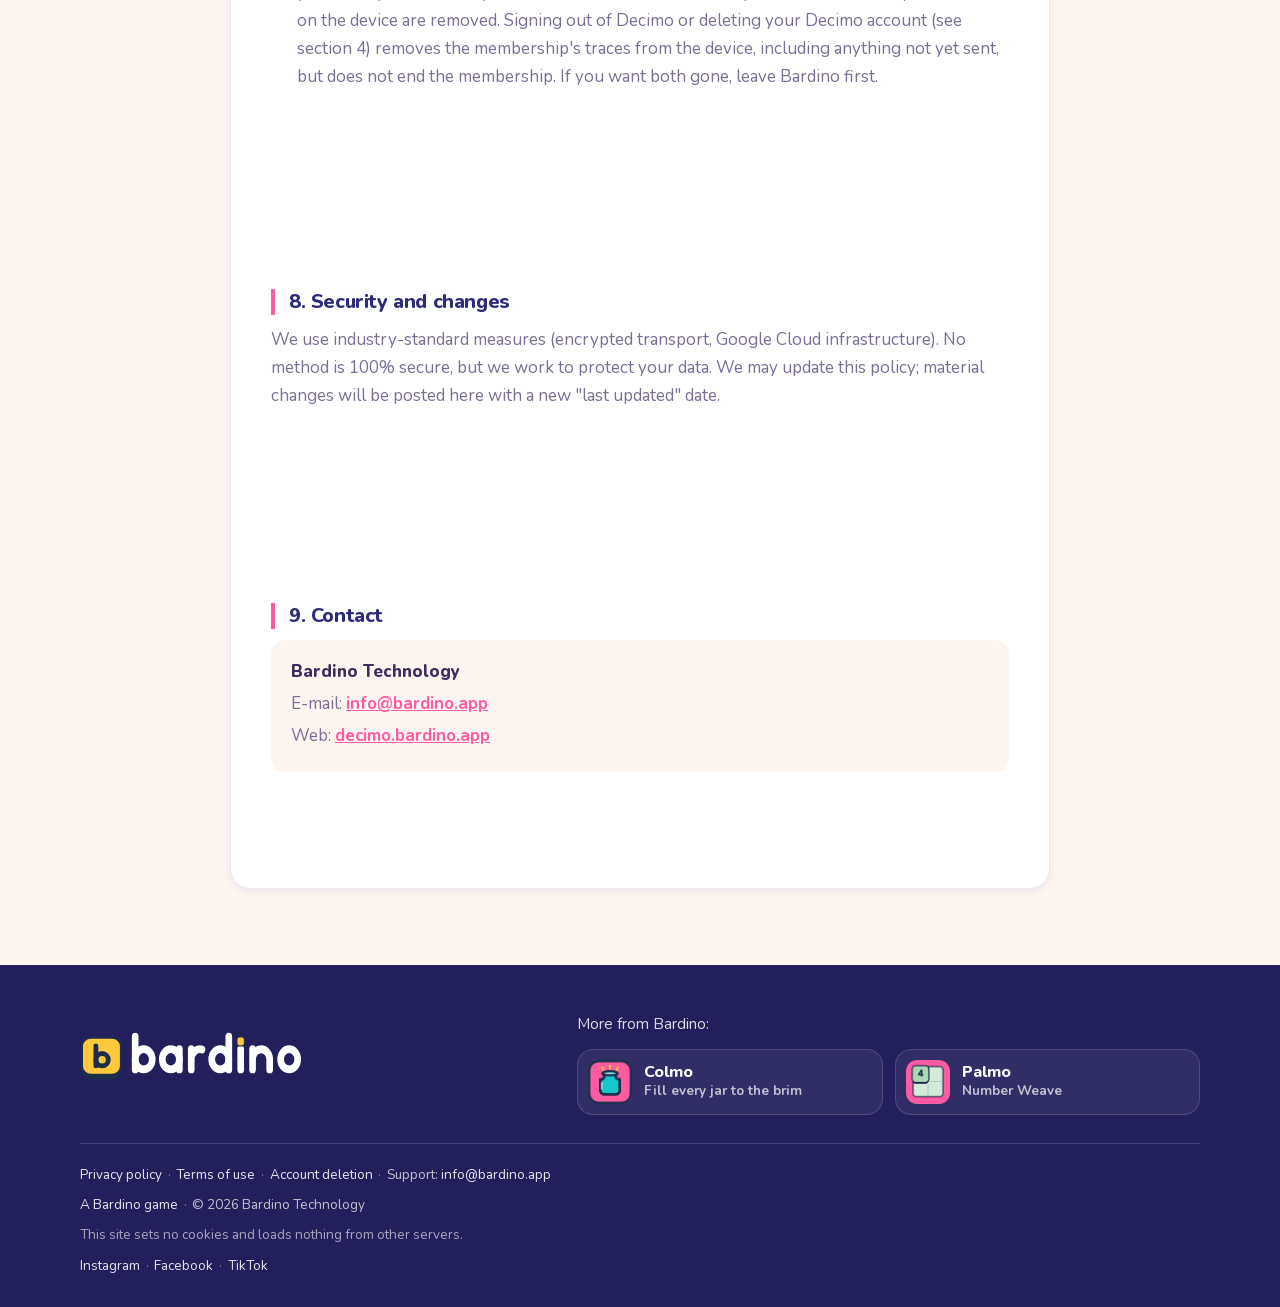
<file: privacy-policy.html>
<!DOCTYPE html>
<html lang="en">
<head>
    <meta charset="UTF-8">
    <meta name="viewport" content="width=device-width, initial-scale=1.0">
    <script>
    (function () {
        try {
            var q = location.search, h = location.hash;
            if (/[?&]lang=en\b/i.test(q)) return;
            var tr = /[?&]lang=tr\b/i.test(q) || /^#tr$/i.test(h);
            if (!tr) {
                var ref = document.referrer || "";
                var ic = ref.indexOf(location.protocol + "//" + location.host + "/") === 0;
                var dil = (navigator.languages && navigator.languages[0]) || navigator.language || "";
                tr = !ic && /^tr\b/i.test(dil);
            }
            if (tr) location.replace("/tr/" + location.pathname.replace(/^.*\//, ""));
        } catch (e) {}
    })();
    </script>
    <meta name="description" content="What data Decimo collects, why, which services process it, and how to delete it.">
    <meta name="robots" content="index, follow">
    <meta property="og:type" content="website">
    <meta property="og:url" content="https://decimo.bardino.app/privacy-policy.html">
    <meta property="og:title" content="Privacy policy - Decimo">
    <meta property="og:description" content="What data Decimo collects, why, which services process it, and how to delete it.">
    <meta property="og:image" content="https://decimo.bardino.app/assets/decimo_share.png">
    <meta property="og:image:width" content="1200">
    <meta property="og:image:height" content="630">
    <meta property="og:locale" content="en_US">
    <meta property="og:site_name" content="Decimo">
    <meta name="twitter:card" content="summary_large_image">
    <meta name="twitter:title" content="Privacy policy - Decimo">
    <meta name="twitter:description" content="What data Decimo collects, why, which services process it, and how to delete it.">
    <meta name="twitter:image" content="https://decimo.bardino.app/assets/decimo_share.png">
    <meta name="theme-color" content="#2E2C7A">
    <title>Privacy policy - Decimo</title>
    <link rel="canonical" href="https://decimo.bardino.app/privacy-policy.html">
    <link rel="alternate" hreflang="en" href="https://decimo.bardino.app/privacy-policy.html">
    <link rel="alternate" hreflang="tr" href="https://decimo.bardino.app/tr/privacy-policy.html">
    <link rel="alternate" hreflang="x-default" href="https://decimo.bardino.app/privacy-policy.html">
    <link rel="icon" type="image/png" href="/assets/decimo_icon.png">
    <link rel="apple-touch-icon" href="/assets/decimo_icon.png">
    <link rel="manifest" href="/manifest.json">
    <link rel="stylesheet" href="/css/style.css">
    <link rel="stylesheet" href="/css/legal.css">
</head>
<body>
<header class="ust">
    <div class="kap">
        <a class="marka" href="/">
            <img src="/assets/decimo_icon.png" alt="Decimo" width="40" height="40">
            <b>Decimo</b>
        </a>
        <div class="diller" role="navigation" aria-label="Language"><a href="/privacy-policy.html" hreflang="en" lang="en" aria-current="page"><span class="kod">EN</span><span class="ad">English</span></a><a href="/tr/privacy-policy.html" hreflang="tr" lang="tr"><span class="kod">TR</span><span class="ad">Türkçe</span></a></div>
    </div>
</header>

<main class="legal-page">
    <div class="legal-container">
        <div class="legal-header">
            <h1>Privacy policy</h1>
            <p class="legal-updated">Last updated: 15 October 2026</p>
        </div>
        <div class="legal-content">
            <p class="legal-intro">Decimo is a number chain puzzle game made by Bardino Technology. This policy explains what data the app collects, why, and what choices you have.</p>
            <p><strong>Developer:</strong> Bardino Technology (com.bardino.numberchain) &middot; <strong>Contact:</strong> <!--email_off--><a href="mailto:info@bardino.app">info@bardino.app</a><!--/email_off--></p>

            <section class="legal-section">
                <h2>1. Data we collect</h2>
                <p>We collect what is needed to run the game, save your progress, fix crashes, show ads and measure our own advertising.</p>
                <ul>
                    <li><strong>Automatic account:</strong> on first launch the app creates an anonymous account (Firebase Authentication) with a random identifier. Your progress is saved to our cloud database under this account, and leaderboards use it. It contains no name or e-mail address, and you do not have to sign in for it.</li>
                    <li><strong>Sign-in (optional):</strong> if you sign in with Google (or with Apple on iOS), we receive the e-mail address, name and account identifier that the provider shares, and with Google the address of your profile photo. Your progress is then linked to that account so you can continue on another device. You can play without signing in.</li>
                    <li><strong>Nickname and leaderboards:</strong> the game gives you a nickname, which you can change. When you appear on a leaderboard or in a tournament, that nickname and your score are <strong>visible to other players</strong>. Your real Google or Apple name is never published. In versions with Bardino membership, members use one nickname across Decimo, Colmo and Palmo (see section 7).</li>
                    <li><strong>Newsletter (optional):</strong> if you enter your e-mail address in the in-game newsletter field, we store it only to tell you about updates. It is not required to play.</li>
                    <li><strong>Game progress and statistics:</strong> levels completed, stars, coins, gems, purchases, settings and play statistics. Stored on your device and in our cloud database (Firebase Firestore), whether or not you sign in.</li>
                    <li><strong>Device information:</strong> device model, operating system and app version, the device's language and region setting, time zone, the Firebase Analytics app instance ID and, on iOS, the identifier for vendor. Stored with your account record. The region comes from your device settings; the app does not ask for your location.</li>
                    <li><strong>Usage and analytics:</strong> in-game events (for example level started, completed or failed, power-ups used), session information and basic device information, via Firebase Analytics. Used in aggregate to balance and improve the game.</li>
                    <li><strong>Crash diagnostics:</strong> crash logs, the state of the device at the time of a crash, the level being played and your account's random identifier, via Firebase Crashlytics.</li>
                    <li><strong>Notifications:</strong> the app stores a push notification token for your device (Firebase Cloud Messaging) with your account. Notifications are shown only if you allow them.</li>
                    <li><strong>Advertising:</strong> ads are served by Google AdMob. Depending on your consent, ads may use your device's advertising identifier. Where consent is required (for example in the EEA and the UK) we ask for it before showing ads. On iOS the advertising identifier is only available if you allow tracking when the app asks. Ad content is limited to the G rating.</li>
                    <li><strong>Ad measurement on Android:</strong> while data collection is on (see section 5), the Android app sends a few events to Meta through the Meta (Facebook) SDK so that we can measure our ads on Facebook and Instagram: app installs and launches, finishing the tutorial, winning the first level, purchases (amount and currency) and ad impressions with their value. The Meta SDK may also receive your advertising identifier. The iOS app sends nothing to Meta.</li>
                    <li><strong>Purchases:</strong> in-app purchases are processed by Apple (App Store) or Google (Google Play). We do not receive your card details. We receive a purchase confirmation, which our server checks with Apple or Google before delivering the item, and we keep a record of each purchase (product, order number, date). On Android, subscriptions and the Remove Ads purchase are also managed through RevenueCat, which receives the purchase details and your account's random identifier.</li>
                    <li><strong>Achievements and platform leaderboards:</strong> if you are signed in to Google Play Games (Android) or Game Center (iOS), the game sends your achievements and scores there. How they are shown depends on that service's own settings.</li>
                </ul>
                <p><strong>We do not sell your personal data.</strong></p>
            </section>

            <section class="legal-section">
                <h2>2. Why we use it</h2>
                <ul>
                    <li>To provide and save your game progress, and to let you continue on another device when you sign in.</li>
                    <li>To run leaderboards, tournaments and the daily puzzle.</li>
                    <li>To diagnose crashes and fix bugs.</li>
                    <li>To understand usage in aggregate, balance difficulty and improve the game.</li>
                    <li>To send the notifications you allowed.</li>
                    <li>To show the ads that keep the game free, measure our own advertising and process optional purchases.</li>
                </ul>
            </section>

            <section class="legal-section">
                <h2>3. Third-party services</h2>
                <p>These providers process data on our behalf under their own terms and policies:</p>
                <ul>
                    <li><a href="https://firebase.google.com/support/privacy" target="_blank" rel="noopener">Google Firebase</a> (Authentication, Firestore, Cloud Functions, Analytics, Crashlytics, Cloud Messaging, Remote Config, App Check)</li>
                    <li><a href="https://policies.google.com/technologies/ads" target="_blank" rel="noopener">Google AdMob</a> (advertising)</li>
                    <li><a href="https://policies.google.com/privacy" target="_blank" rel="noopener">Google</a> (Google Play purchases, Sign in with Google, Google Play Games)</li>
                    <li><a href="https://www.apple.com/legal/privacy/" target="_blank" rel="noopener">Apple</a> (App Store purchases, Sign in with Apple, Game Center)</li>
                    <li><a href="https://www.revenuecat.com/privacy" target="_blank" rel="noopener">RevenueCat</a> (purchases on Android)</li>
                    <li><a href="https://www.facebook.com/privacy/policy/" target="_blank" rel="noopener">Meta</a> (ad measurement on Android)</li>
                </ul>
            </section>

            <section class="legal-section">
                <h2>4. Retention and deletion</h2>
                <ul>
                    <li>Local data stays on your device until you uninstall the app or clear its data.</li>
                    <li>Cloud data is kept while your account exists, including the automatic anonymous account. Uninstalling the app does not delete it.</li>
                    <li>You can delete your account and its data in the app: <strong>Profile &gt; Delete Account</strong>. This deletes your cloud progress, account record, coins and gems, purchase history, scores (including past daily and tournament entries), push tokens and newsletter address, clears the game data on your device and signs you out. Purchase records are kept without your account identifier, because they stop the same purchase from being redeemed twice. Details: <a href="/account-deletion.html">Account deletion</a>.</li>
                    <li>Deleting your account does not end a Bardino membership; <strong>Leave Bardino membership</strong> in Settings does (see section 7).</li>
                    <li>Data already sent to Firebase Analytics, Crashlytics, AdMob or Meta is kept by those services for their own retention periods.</li>
                </ul>
            </section>

            <section class="legal-section">
                <h2>5. Your choices</h2>
                <ul>
                    <li>Play without signing in if you do not want to share your e-mail address and name. Your progress is still saved under the anonymous account.</li>
                    <li>Turn off usage statistics, crash reports and, on Android, ad measurement in <strong>Settings &gt; Data Collection</strong>.</li>
                    <li>Change your ad consent in <strong>Settings &gt; Ad privacy options</strong>, which appears where the consent form applies.</li>
                    <li>Reset your advertising identifier or limit ad tracking in your device settings; on iOS you can also turn off tracking for Decimo.</li>
                    <li>Turn off notifications in the game's settings or in your device settings.</li>
                    <li>Delete your account and data at any time (see section 4).</li>
                </ul>
            </section>

            <section class="legal-section">
                <h2>6. Children</h2>
                <p>Decimo is intended for a general audience and is not directed to children under 13. We do not knowingly collect data from children under 13. If you believe a child has given us data, contact us and we will delete it.</p>
            </section>

            <section class="legal-section">
                <h2>7. Bardino membership (optional)</h2>
                <p>Decimo, Colmo and Palmo are made by the same developer. In versions of Decimo that offer it, <strong>Bardino membership</strong> is a free, optional membership shared by the three games: one nickname across them, a daily streak that any of the three can keep going, and gifts. It works with a Google sign-in (or Apple on iOS) and is open only to people aged 13 or over. What Bardino's server keeps, for how long, on what legal basis and how to use your rights is set out in the membership's own <a href="https://bardino.app/uyelik/aydinlatma#en" target="_blank" rel="noopener">privacy notice</a>. This section covers only what Decimo itself sends and stores. Versions of Decimo without the membership send nothing to Bardino's server.</p>
                <ul>
                    <li><strong>Before you join:</strong> Decimo asks Bardino's server (europe-west1-bardino-shared.cloudfunctions.net) whether membership is open. That request carries no identity. Decimo also has its own switch in Firebase Remote Config: while it is off, a player who has not joined, or whose membership this device does not know about yet, sends nothing at all to Bardino's server, not even that question, and sees no membership card. If both say it is open and you have signed in with Google or Apple, Decimo also sends your sign-in token so that the card can show whether you are already a member. This happens when the main screen or Settings opens, when you come back to the game and after you sign in; a recent answer is reused for up to five minutes. A player who has not signed in with Google or Apple never sends a token.</li>
                    <li><strong>Your sign-in token:</strong> every request except the question whether membership is open carries it. Firebase issues it for your Decimo account, and it contains the account's identifier and e-mail address (with Apple, the relay address if you chose to hide yours). It can also carry the name and, with Google, the profile photo address that the provider shared with Decimo (see section 1); the notice says what the server takes from it. The token of an anonymous account is never sent.</li>
                    <li><strong>When you join:</strong> the join sheet shows a short summary and links to the membership terms and the privacy notice, and <strong>Join</strong> only works after you tick <em>I am 13 years old or older</em>. Decimo then sends the version of the membership texts you were shown, that confirmation and, for a new membership, your current Decimo nickname if it is 2 to 20 characters long. If you are already a member through Colmo or Palmo, the button reads <strong>Link Decimo</strong> and no nickname is sent.</li>
                    <li><strong>While you are a member:</strong> Decimo asks for your membership status as above, and sends the date of each daily puzzle you win (your local day), a nickname you change and the identifier of each gift you claim; the welcome gift is claimed right after you join. In return it receives your shared nickname, the games you have linked, your badges, your shared streak and your gifts. Claimed gifts are added to your Decimo coins and power-ups and become part of your game progress (see section 1). Once this device knows you as a member, Decimo keeps these requests going whatever the switches say; leaving stops them.</li>
                    <li><strong>Your nickname:</strong> a member has one nickname in all three games, and the one on Bardino's server wins. A nickname set in Colmo or Palmo therefore becomes your Decimo nickname and, like any Decimo nickname, is shown to other players on leaderboards and in tournaments. A nickname you change in Decimo changes in the other two games too, and while you are a member it can be at most 20 characters long. The name on your Google or Apple account is never used as the nickname.</li>
                    <li><strong>On your device:</strong> which Decimo account the membership is linked to, and a daily puzzle win or nickname change that could not be sent yet, for example while offline; it is sent the next time the game reaches the server. These stay in the app's local settings and are not part of your cloud save.</li>
                    <li><strong>Analytics:</strong> Decimo logs these events to Firebase Analytics: the membership card was shown (as an invitation, as an offer to link Decimo or as a member's card); you joined (a new membership or Decimo linked to an existing one, and how many games are linked); joining failed (an error code); a gift was claimed (its identifier, kind and coin amount); you left (how many games were linked); a sibling game's store page was opened (which game). Coins from a gift also show up in the usual coins-earned event, with Bardino as the source. On Android the store link carries only a tag saying the visit came from Decimo's Bardino card. None of these events carries your e-mail address or your nickname, and like all analytics they are not sent while usage statistics are off in <strong>Settings &gt; Data Collection</strong>.</li>
                    <li><strong>Leaving:</strong> <strong>Leave Bardino membership</strong> in Settings, shown only to members, deletes your membership record for all three games once you confirm. Your Decimo progress, the gifts you already claimed and your current Decimo nickname stay, and the membership's records on the device are removed. Signing out of Decimo or deleting your Decimo account (see section 4) removes the membership's traces from the device, including anything not yet sent, but does not end the membership. If you want both gone, leave Bardino first.</li>
                </ul>
            </section>

            <section class="legal-section">
                <h2>8. Security and changes</h2>
                <p>We use industry-standard measures (encrypted transport, Google Cloud infrastructure). No method is 100% secure, but we work to protect your data. We may update this policy; material changes will be posted here with a new "last updated" date.</p>
            </section>

            <section class="legal-section">
                <h2>9. Contact</h2>
                <div class="legal-contact">
                    <p><strong>Bardino Technology</strong></p>
                    <p>E-mail: <!--email_off--><a href="mailto:info@bardino.app">info@bardino.app</a><!--/email_off--></p>
                    <p>Web: <a href="https://decimo.bardino.app/">decimo.bardino.app</a></p>
                </div>
            </section>
        </div>
    </div>
</main>

<footer class="aile">
    <div class="kap aile-ust">
        <a class="aile-marka" href="https://bardino.app/"><svg class="aile-logo bardino-intro" viewBox="0 0 600 150" data-bardino-intro role="img" aria-label="Bardino"><g class="bi-mark"><g transform="translate(0 6) scale(1.12)"><rect x="4.5" y="9.5" width="91" height="87" rx="21" class="bi-ef bi-es" stroke-width="5"/><rect x="4.5" y="3" width="91" height="87" rx="21" fill="#FFC83D" class="bi-es" stroke-width="5"/><g fill="none" stroke="#1B2F4A" stroke-width="11.2" stroke-linecap="round"><path d="M37.1 22.1V68.9"/><circle cx="51.5" cy="54.5" r="14.4"/></g></g></g><g class="bi-word"><g transform="translate(134 8) scale(.62)" fill="none" stroke="currentColor" stroke-width="28" stroke-linecap="round" stroke-linejoin="round"><path d="M16 19V136"/><circle cx="52" cy="100" r="36"/><circle cx="166" cy="100" r="36"/><path d="M202 64V136"/><path d="M252 64V136M252 100A36 36 0 0 1 297.32 65.23"/><circle cx="374" cy="100" r="36"/><path d="M410 19V136"/><path d="M460 64V136"/><path d="M510 64V136M510 100A36 36 0 0 1 582 100V136"/><circle cx="664" cy="100" r="36"/></g></g><g transform="translate(139 112) scale(.65)"><g class="bi-stone"><rect x="2" y="6" width="32" height="32" rx="9" class="bi-ef bi-es" stroke-width="3.5"/><rect x="2" y="2" width="32" height="32" rx="9" fill="#2E2C7A" class="bi-es" stroke-width="3.5"/></g><g class="bi-stone"><rect x="44" y="6" width="32" height="32" rx="9" class="bi-ef bi-es" stroke-width="3.5"/><rect x="44" y="2" width="32" height="32" rx="9" fill="#FF5BA3" class="bi-es" stroke-width="3.5"/></g><g class="bi-stone"><rect x="86" y="6" width="32" height="32" rx="9" class="bi-ef bi-es" stroke-width="3.5"/><rect x="86" y="2" width="32" height="32" rx="9" fill="#ABD7B6" class="bi-es" stroke-width="3.5"/></g></g><g class="bi-dot" transform="translate(419.2 30.94)"><rect x="-9.92" y="-19.84" width="19.84" height="19.84" rx="5.58" fill="#FFC83D" class="bi-es" stroke-width="3.1"/></g></svg></a>
        <div class="aile-kardes">
            <p>More from Bardino:</p>
            <ul><li><a href="https://colmo.bardino.app/"><img src="/assets/aile/colmo.webp" alt="" width="44" height="44" loading="lazy"><span><b>Colmo</b><small>Fill every jar to the brim</small></span></a></li><li><a href="https://palmo.bardino.app/"><img src="/assets/aile/palmo.webp" alt="" width="44" height="44" loading="lazy"><span><b>Palmo</b><small>Number Weave</small></span></a></li></ul>
        </div>
    </div>
    <div class="kap aile-alt">
        <p class="f-satir"><a href="/privacy-policy.html">Privacy policy</a> <span class="f-ayrac" aria-hidden="true">&middot;</span> <a href="/terms-of-use.html">Terms of use</a> <span class="f-ayrac" aria-hidden="true">&middot;</span> <a href="/account-deletion.html">Account deletion</a> <span class="f-ayrac" aria-hidden="true">&middot;</span> Support: <!--email_off--><a href="mailto:info@bardino.app">info@bardino.app</a><!--/email_off--></p>
        <p class="f-satir"><a href="https://bardino.app/">A Bardino game</a> <span class="f-ayrac" aria-hidden="true">&middot;</span> &copy; 2026 Bardino Technology</p>
        <p class="f-satir f-not">This site sets no cookies and loads nothing from other servers.</p>
        <p class="f-satir"><a href="https://www.instagram.com/decimogame/">Instagram</a> <span class="f-ayrac" aria-hidden="true">&middot;</span> <a href="https://www.facebook.com/profile.php?id=61593083333364">Facebook</a> <span class="f-ayrac" aria-hidden="true">&middot;</span> <a href="https://www.tiktok.com/@decimo_game">TikTok</a></p>
    </div>
</footer>

<script src="/assets/bardino-intro.js" defer></script>
</body>
</html>
</file>
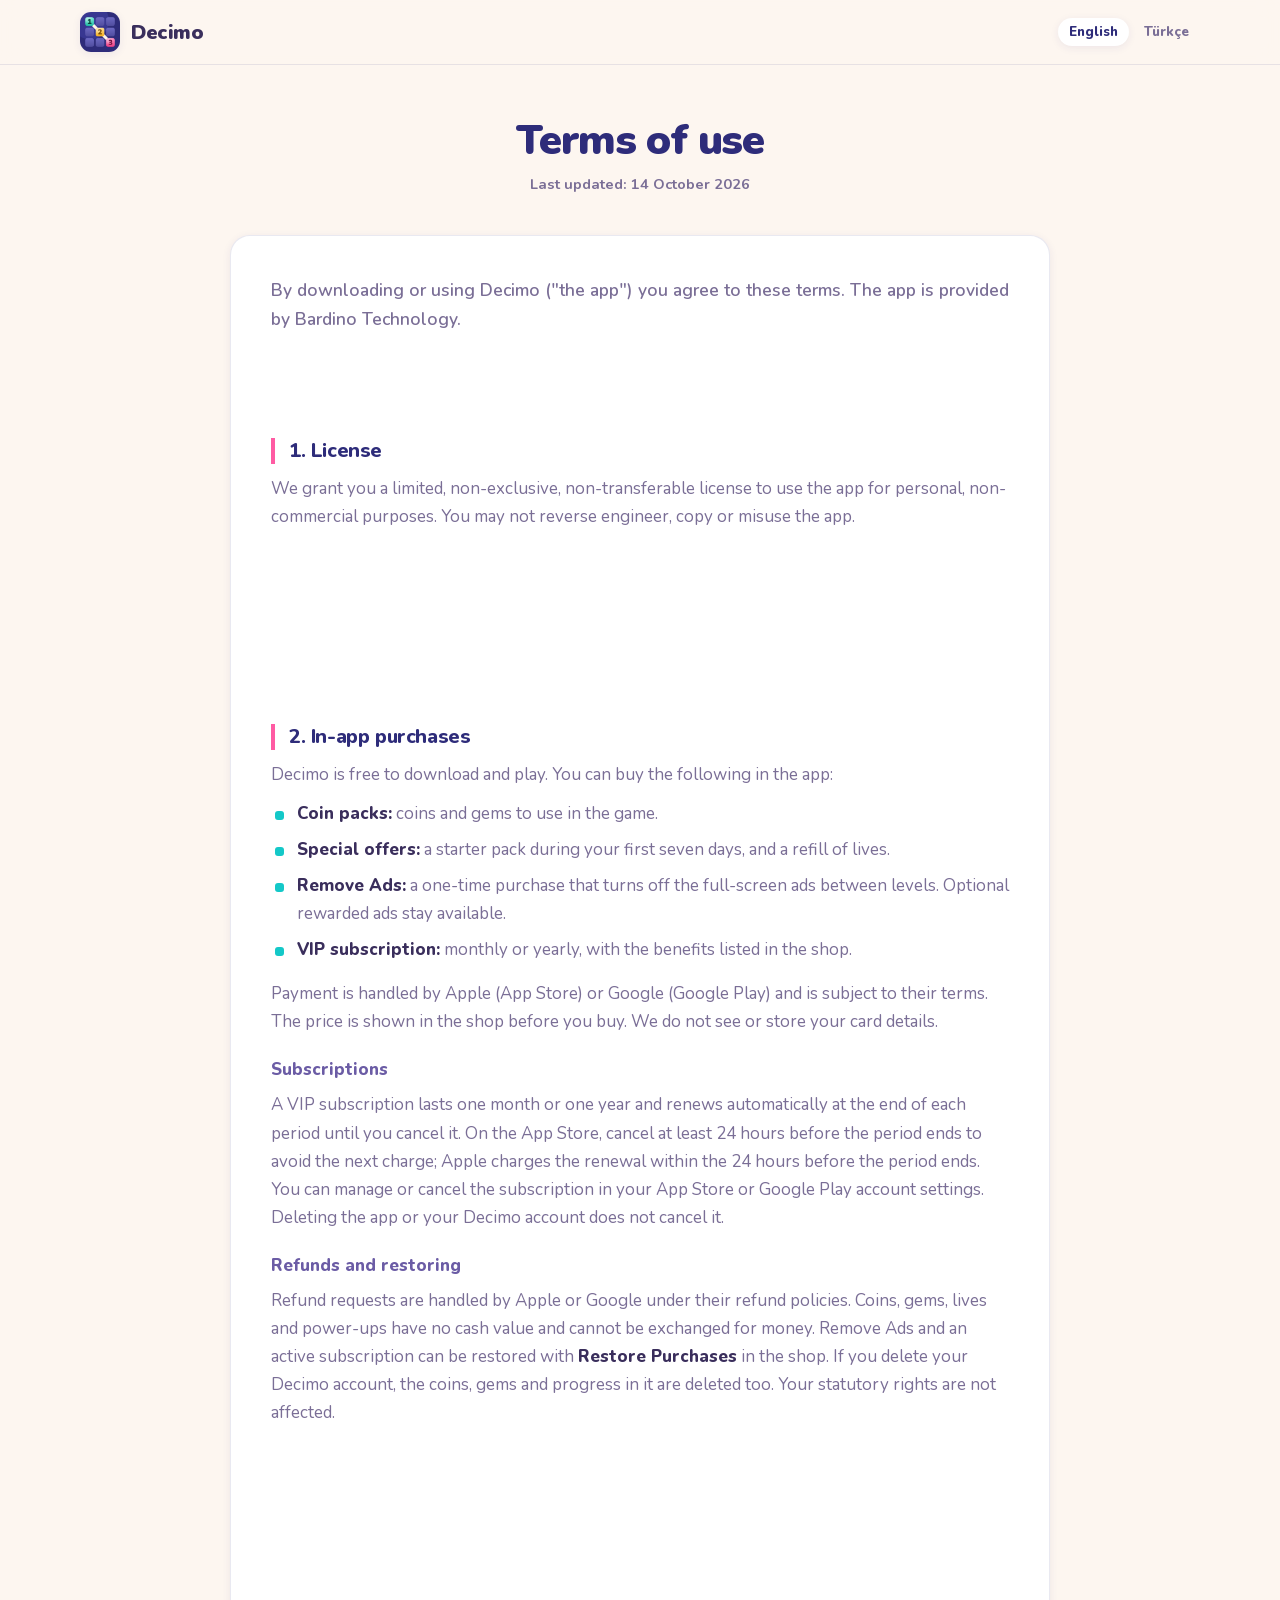
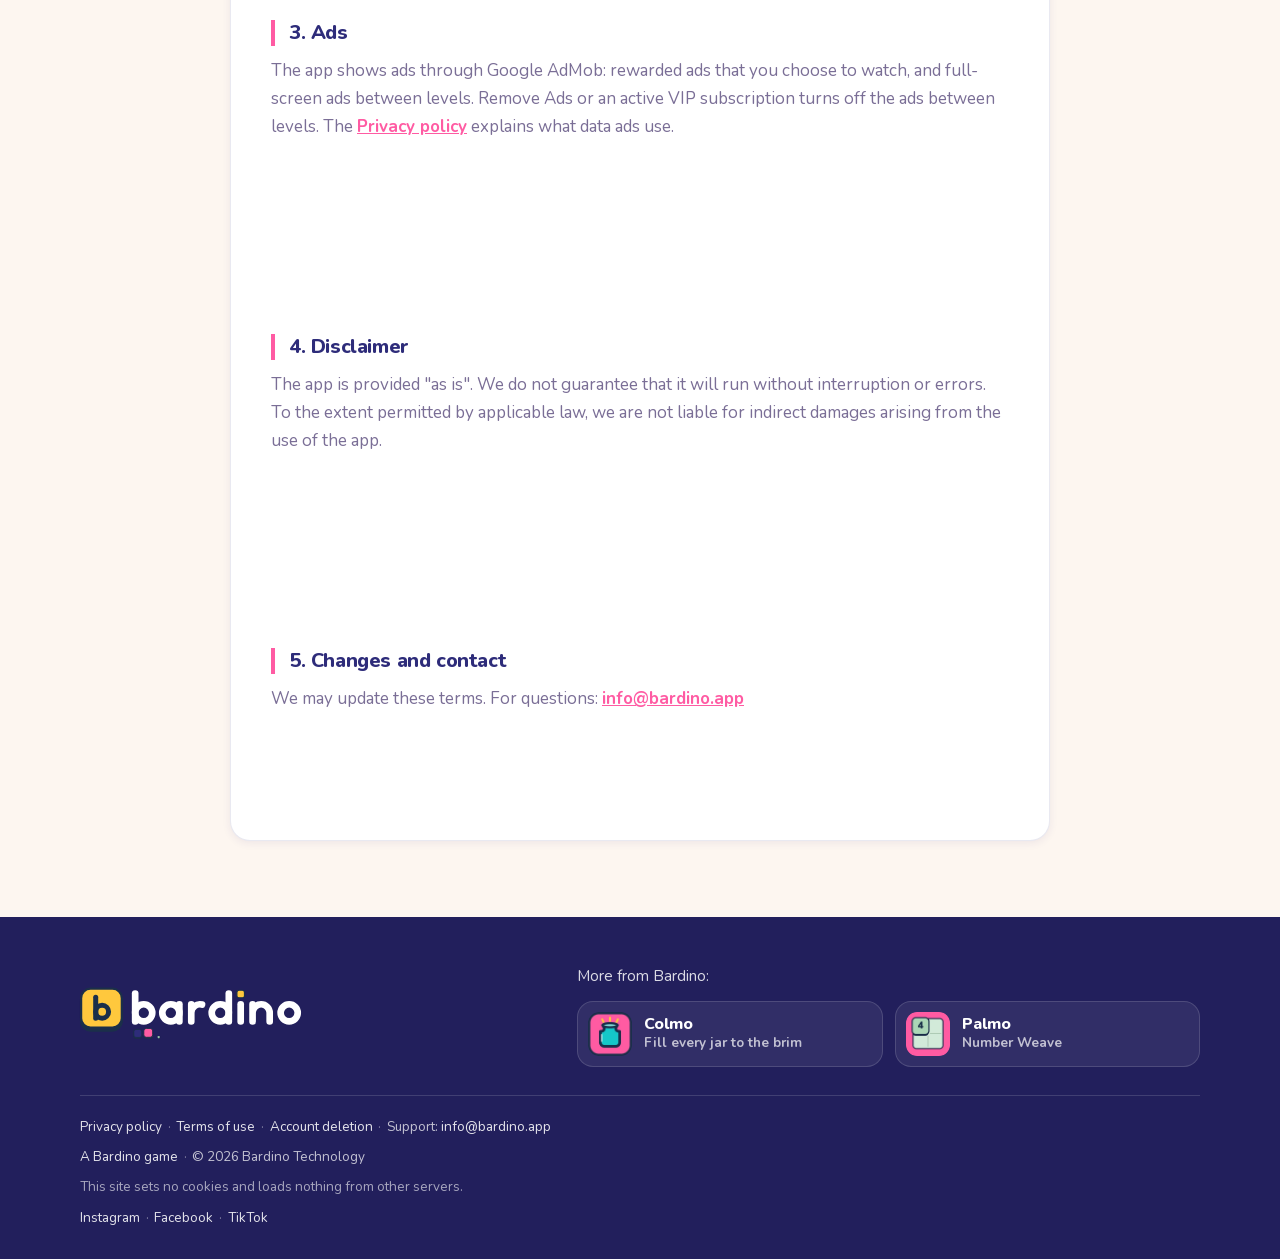
<file: terms-of-use.html>
<!DOCTYPE html>
<html lang="en">
<head>
    <meta charset="UTF-8">
    <meta name="viewport" content="width=device-width, initial-scale=1.0">
    <script>
    (function () {
        try {
            var q = location.search, h = location.hash;
            if (/[?&]lang=en\b/i.test(q)) return;
            var tr = /[?&]lang=tr\b/i.test(q) || /^#tr$/i.test(h);
            if (!tr) {
                var ref = document.referrer || "";
                var ic = ref.indexOf(location.protocol + "//" + location.host + "/") === 0;
                var dil = (navigator.languages && navigator.languages[0]) || navigator.language || "";
                tr = !ic && /^tr\b/i.test(dil);
            }
            if (tr) location.replace("/tr/" + location.pathname.replace(/^.*\//, ""));
        } catch (e) {}
    })();
    </script>
    <meta name="description" content="Terms for using Decimo, including in-app purchases, subscriptions and ads.">
    <meta name="robots" content="index, follow">
    <meta property="og:type" content="website">
    <meta property="og:url" content="https://decimo.bardino.app/terms-of-use.html">
    <meta property="og:title" content="Terms of use - Decimo">
    <meta property="og:description" content="Terms for using Decimo, including in-app purchases, subscriptions and ads.">
    <meta property="og:image" content="https://decimo.bardino.app/assets/decimo_share.png">
    <meta property="og:image:width" content="1200">
    <meta property="og:image:height" content="630">
    <meta property="og:locale" content="en_US">
    <meta property="og:site_name" content="Decimo">
    <meta name="twitter:card" content="summary_large_image">
    <meta name="twitter:title" content="Terms of use - Decimo">
    <meta name="twitter:description" content="Terms for using Decimo, including in-app purchases, subscriptions and ads.">
    <meta name="twitter:image" content="https://decimo.bardino.app/assets/decimo_share.png">
    <meta name="theme-color" content="#2E2C7A">
    <title>Terms of use - Decimo</title>
    <link rel="canonical" href="https://decimo.bardino.app/terms-of-use.html">
    <link rel="alternate" hreflang="en" href="https://decimo.bardino.app/terms-of-use.html">
    <link rel="alternate" hreflang="tr" href="https://decimo.bardino.app/tr/terms-of-use.html">
    <link rel="alternate" hreflang="x-default" href="https://decimo.bardino.app/terms-of-use.html">
    <link rel="icon" type="image/png" href="/assets/decimo_icon.png">
    <link rel="apple-touch-icon" href="/assets/decimo_icon.png">
    <link rel="manifest" href="/manifest.json">
    <link rel="stylesheet" href="/css/style.css">
    <link rel="stylesheet" href="/css/legal.css">
</head>
<body>
<header class="ust">
    <div class="kap">
        <a class="marka" href="/">
            <img src="/assets/decimo_icon.png" alt="Decimo" width="40" height="40">
            <b>Decimo</b>
        </a>
        <div class="diller" role="navigation" aria-label="Language"><a href="/terms-of-use.html" hreflang="en" lang="en" aria-current="page"><span class="kod">EN</span><span class="ad">English</span></a><a href="/tr/terms-of-use.html" hreflang="tr" lang="tr"><span class="kod">TR</span><span class="ad">Türkçe</span></a></div>
    </div>
</header>

<main class="legal-page">
    <div class="legal-container">
        <div class="legal-header">
            <h1>Terms of use</h1>
            <p class="legal-updated">Last updated: 14 October 2026</p>
        </div>
        <div class="legal-content">
            <p class="legal-intro">By downloading or using Decimo ("the app") you agree to these terms. The app is provided by Bardino Technology.</p>

            <section class="legal-section">
                <h2>1. License</h2>
                <p>We grant you a limited, non-exclusive, non-transferable license to use the app for personal, non-commercial purposes. You may not reverse engineer, copy or misuse the app.</p>
            </section>

            <section class="legal-section">
                <h2>2. In-app purchases</h2>
                <p>Decimo is free to download and play. You can buy the following in the app:</p>
                <ul>
                    <li><strong>Coin packs:</strong> coins and gems to use in the game.</li>
                    <li><strong>Special offers:</strong> a starter pack during your first seven days, and a refill of lives.</li>
                    <li><strong>Remove Ads:</strong> a one-time purchase that turns off the full-screen ads between levels. Optional rewarded ads stay available.</li>
                    <li><strong>VIP subscription:</strong> monthly or yearly, with the benefits listed in the shop.</li>
                </ul>
                <p>Payment is handled by Apple (App Store) or Google (Google Play) and is subject to their terms. The price is shown in the shop before you buy. We do not see or store your card details.</p>
                <h3>Subscriptions</h3>
                <p>A VIP subscription lasts one month or one year and renews automatically at the end of each period until you cancel it. On the App Store, cancel at least 24 hours before the period ends to avoid the next charge; Apple charges the renewal within the 24 hours before the period ends. You can manage or cancel the subscription in your App Store or Google Play account settings. Deleting the app or your Decimo account does not cancel it.</p>
                <h3>Refunds and restoring</h3>
                <p>Refund requests are handled by Apple or Google under their refund policies. Coins, gems, lives and power-ups have no cash value and cannot be exchanged for money. Remove Ads and an active subscription can be restored with <strong>Restore Purchases</strong> in the shop. If you delete your Decimo account, the coins, gems and progress in it are deleted too. Your statutory rights are not affected.</p>
            </section>

            <section class="legal-section">
                <h2>3. Ads</h2>
                <p>The app shows ads through Google AdMob: rewarded ads that you choose to watch, and full-screen ads between levels. Remove Ads or an active VIP subscription turns off the ads between levels. The <a href="/privacy-policy.html">Privacy policy</a> explains what data ads use.</p>
            </section>

            <section class="legal-section">
                <h2>4. Disclaimer</h2>
                <p>The app is provided "as is". We do not guarantee that it will run without interruption or errors. To the extent permitted by applicable law, we are not liable for indirect damages arising from the use of the app.</p>
            </section>

            <section class="legal-section">
                <h2>5. Changes and contact</h2>
                <p>We may update these terms. For questions: <!--email_off--><a href="mailto:info@bardino.app">info@bardino.app</a><!--/email_off--></p>
            </section>
        </div>
    </div>
</main>

<footer class="aile">
    <div class="kap aile-ust">
        <a class="aile-marka" href="https://bardino.app/"><svg class="aile-logo bardino-intro" viewBox="0 0 600 150" data-bardino-intro role="img" aria-label="Bardino"><g class="bi-mark"><g transform="translate(0 6) scale(1.12)"><rect x="4.5" y="9.5" width="91" height="87" rx="21" class="bi-ef bi-es" stroke-width="5"/><rect x="4.5" y="3" width="91" height="87" rx="21" fill="#FFC83D" class="bi-es" stroke-width="5"/><g fill="none" stroke="#1B2F4A" stroke-width="11.2" stroke-linecap="round"><path d="M37.1 22.1V68.9"/><circle cx="51.5" cy="54.5" r="14.4"/></g></g></g><g class="bi-word"><g transform="translate(134 8) scale(.62)" fill="none" stroke="currentColor" stroke-width="28" stroke-linecap="round" stroke-linejoin="round"><path d="M16 19V136"/><circle cx="52" cy="100" r="36"/><circle cx="166" cy="100" r="36"/><path d="M202 64V136"/><path d="M252 64V136M252 100A36 36 0 0 1 297.32 65.23"/><circle cx="374" cy="100" r="36"/><path d="M410 19V136"/><path d="M460 64V136"/><path d="M510 64V136M510 100A36 36 0 0 1 582 100V136"/><circle cx="664" cy="100" r="36"/></g></g><g transform="translate(139 112) scale(.65)"><g class="bi-stone"><rect x="2" y="6" width="32" height="32" rx="9" class="bi-ef bi-es" stroke-width="3.5"/><rect x="2" y="2" width="32" height="32" rx="9" fill="#2E2C7A" class="bi-es" stroke-width="3.5"/></g><g class="bi-stone"><rect x="44" y="6" width="32" height="32" rx="9" class="bi-ef bi-es" stroke-width="3.5"/><rect x="44" y="2" width="32" height="32" rx="9" fill="#FF5BA3" class="bi-es" stroke-width="3.5"/></g><g class="bi-stone"><rect x="86" y="6" width="32" height="32" rx="9" class="bi-ef bi-es" stroke-width="3.5"/><rect x="86" y="2" width="32" height="32" rx="9" fill="#ABD7B6" class="bi-es" stroke-width="3.5"/></g></g><g class="bi-dot" transform="translate(419.2 30.94)"><rect x="-9.92" y="-19.84" width="19.84" height="19.84" rx="5.58" fill="#FFC83D" class="bi-es" stroke-width="3.1"/></g></svg></a>
        <div class="aile-kardes">
            <p>More from Bardino:</p>
            <ul><li><a href="https://colmo.bardino.app/"><img src="/assets/aile/colmo.webp" alt="" width="44" height="44" loading="lazy"><span><b>Colmo</b><small>Fill every jar to the brim</small></span></a></li><li><a href="https://palmo.bardino.app/"><img src="/assets/aile/palmo.webp" alt="" width="44" height="44" loading="lazy"><span><b>Palmo</b><small>Number Weave</small></span></a></li></ul>
        </div>
    </div>
    <div class="kap aile-alt">
        <p class="f-satir"><a href="/privacy-policy.html">Privacy policy</a> <span class="f-ayrac" aria-hidden="true">&middot;</span> <a href="/terms-of-use.html">Terms of use</a> <span class="f-ayrac" aria-hidden="true">&middot;</span> <a href="/account-deletion.html">Account deletion</a> <span class="f-ayrac" aria-hidden="true">&middot;</span> Support: <!--email_off--><a href="mailto:info@bardino.app">info@bardino.app</a><!--/email_off--></p>
        <p class="f-satir"><a href="https://bardino.app/">A Bardino game</a> <span class="f-ayrac" aria-hidden="true">&middot;</span> &copy; 2026 Bardino Technology</p>
        <p class="f-satir f-not">This site sets no cookies and loads nothing from other servers.</p>
        <p class="f-satir"><a href="https://www.instagram.com/decimogame/">Instagram</a> <span class="f-ayrac" aria-hidden="true">&middot;</span> <a href="https://www.facebook.com/profile.php?id=61593083333364">Facebook</a> <span class="f-ayrac" aria-hidden="true">&middot;</span> <a href="https://www.tiktok.com/@decimo_game">TikTok</a></p>
    </div>
</footer>

<script src="/assets/bardino-intro.js" defer></script>
</body>
</html>
</file>
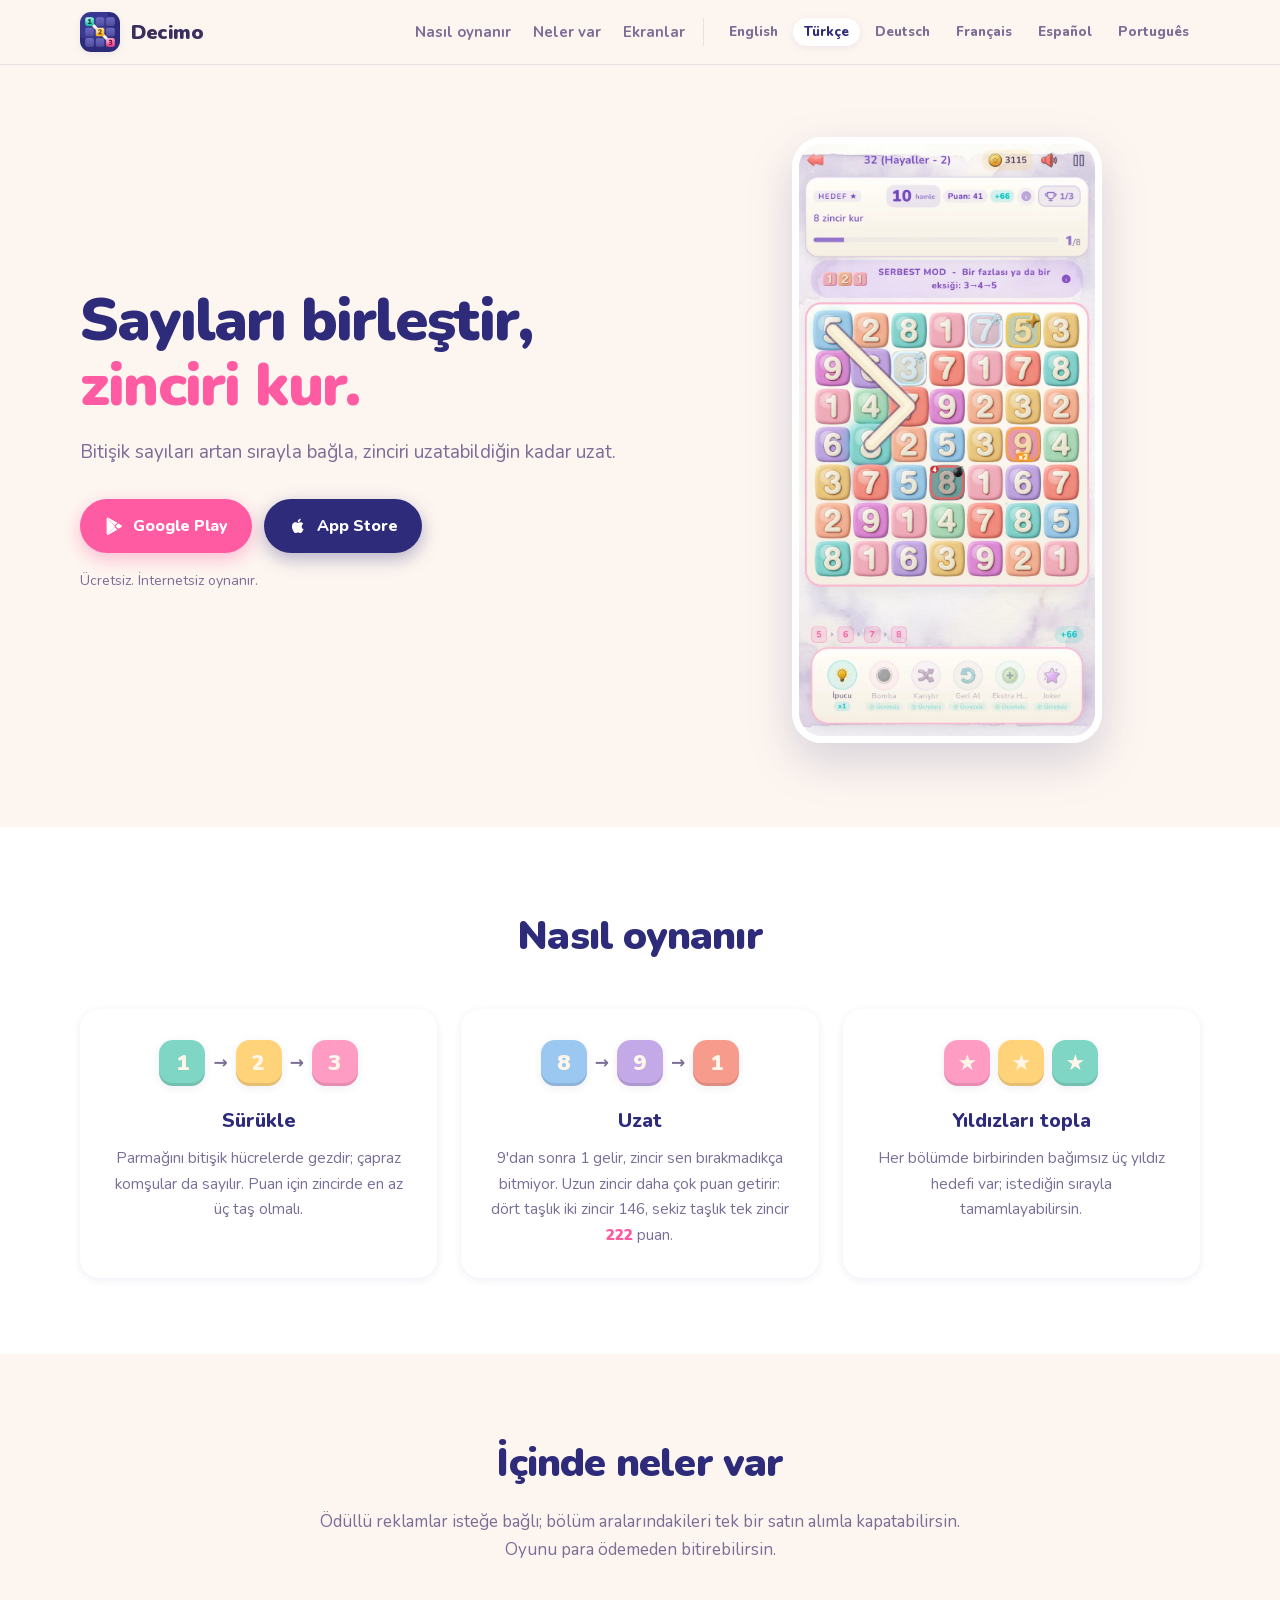
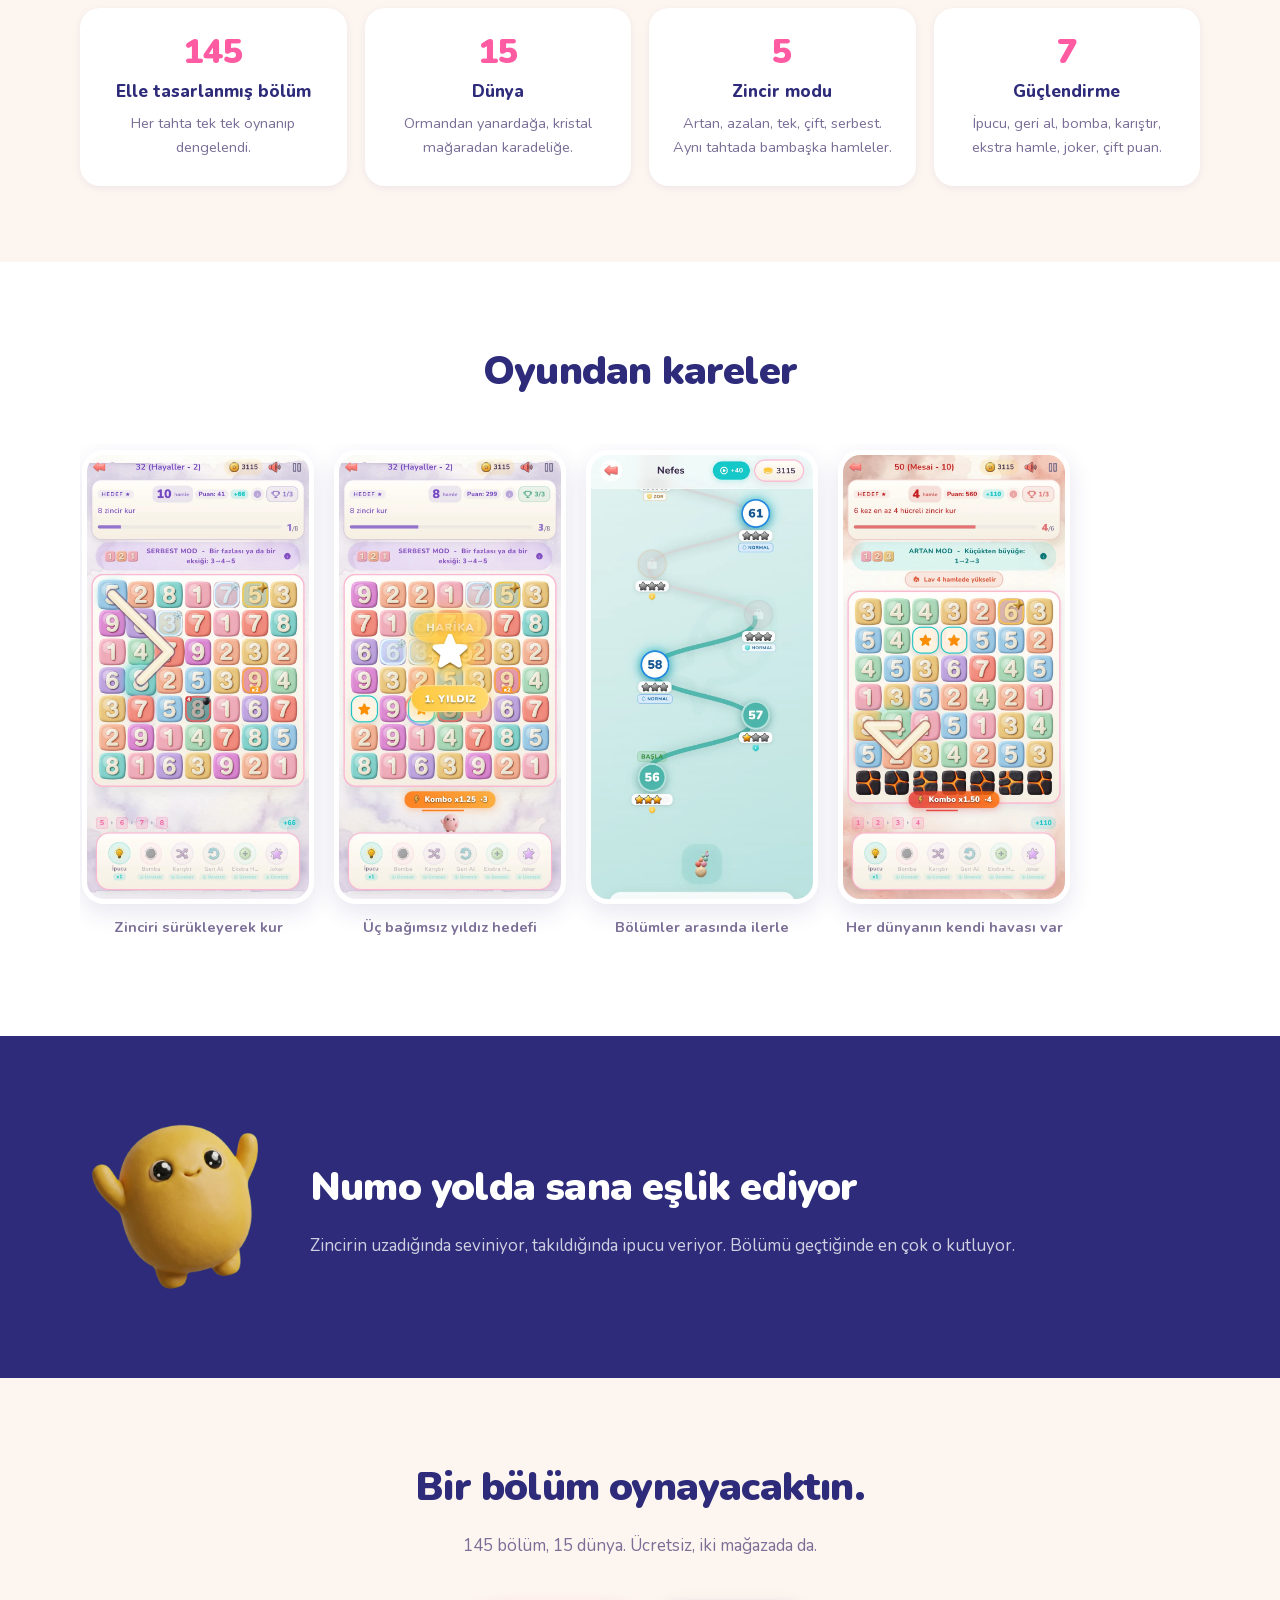
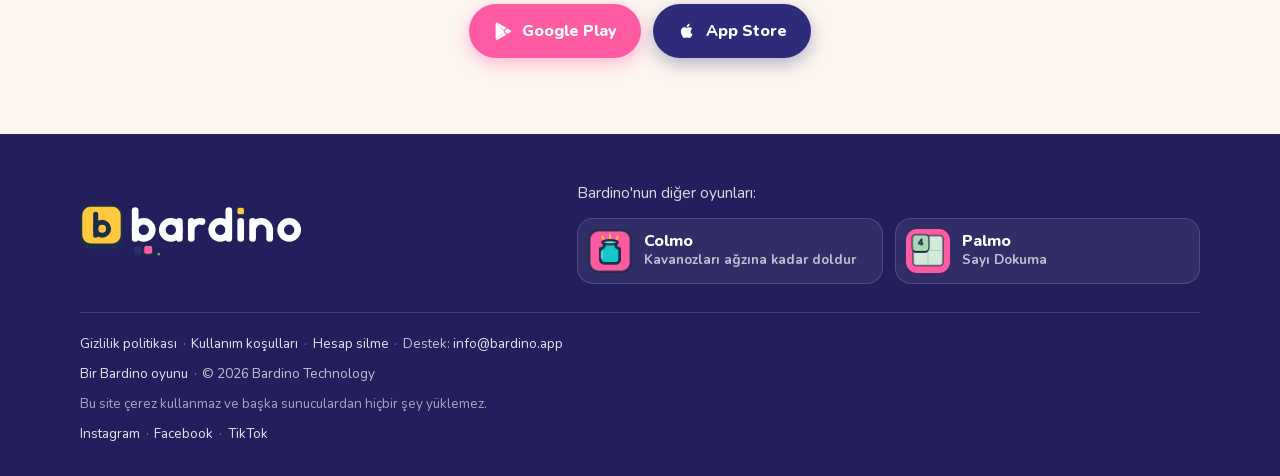
<file: tt.html>
<!DOCTYPE html>
<html lang="tr">
<head>
<meta charset="UTF-8">
<meta name="robots" content="noindex">
<title>Decimo</title>
<!-- TIKTOK KISA ADRESI. TikTok'ta profil baglanti alani isletme hesabi
     dogrulamasi istedigi icin kullanilamiyor ve yorum sabitleme de yok;
     adres videonun kapanis kartinda GOSTERILIYOR, yani elle yazilacak.
     Bu yuzden kisa: decimo.bardino.app/tt

     Yonlendirme utm etiketini kendisi ekliyor, boylece elle yazilan adres
     de olculebiliyor. Etiketsiz gelseydi "dogrudan trafik" olarak
     gorunurdu ve TikTok'un getirdigi kisi hic ayirt edilemezdi. -->
<meta http-equiv="refresh" content="0; url=/tr/?utm_source=tiktok&utm_medium=social&utm_campaign=kule">
<link rel="canonical" href="https://decimo.bardino.app/tr/">
</head>
<body>
<p>Yönlendiriliyorsun... <a href="/tr/?utm_source=tiktok&utm_medium=social&utm_campaign=kule">Decimo</a></p>
<script>location.replace("/tr/?utm_source=tiktok&utm_medium=social&utm_campaign=kule");</script>
</body>
</html>
</file>
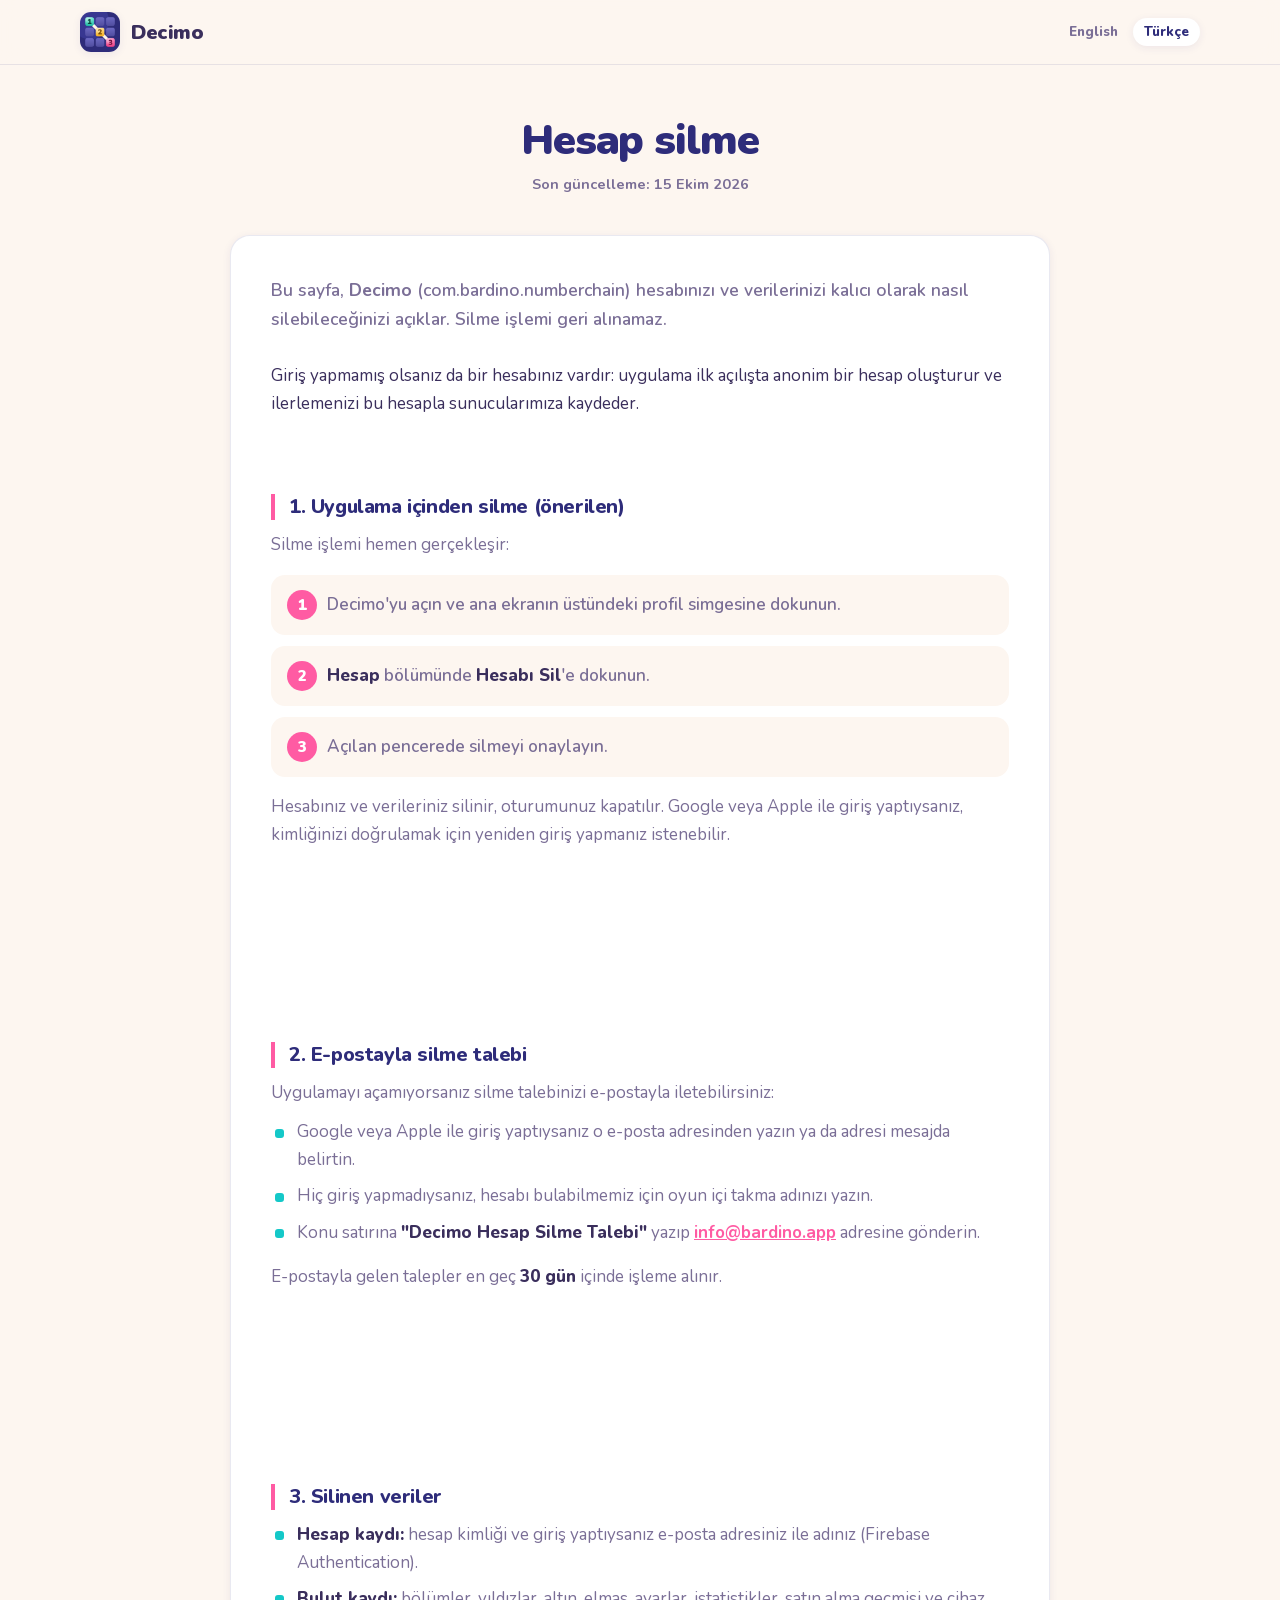
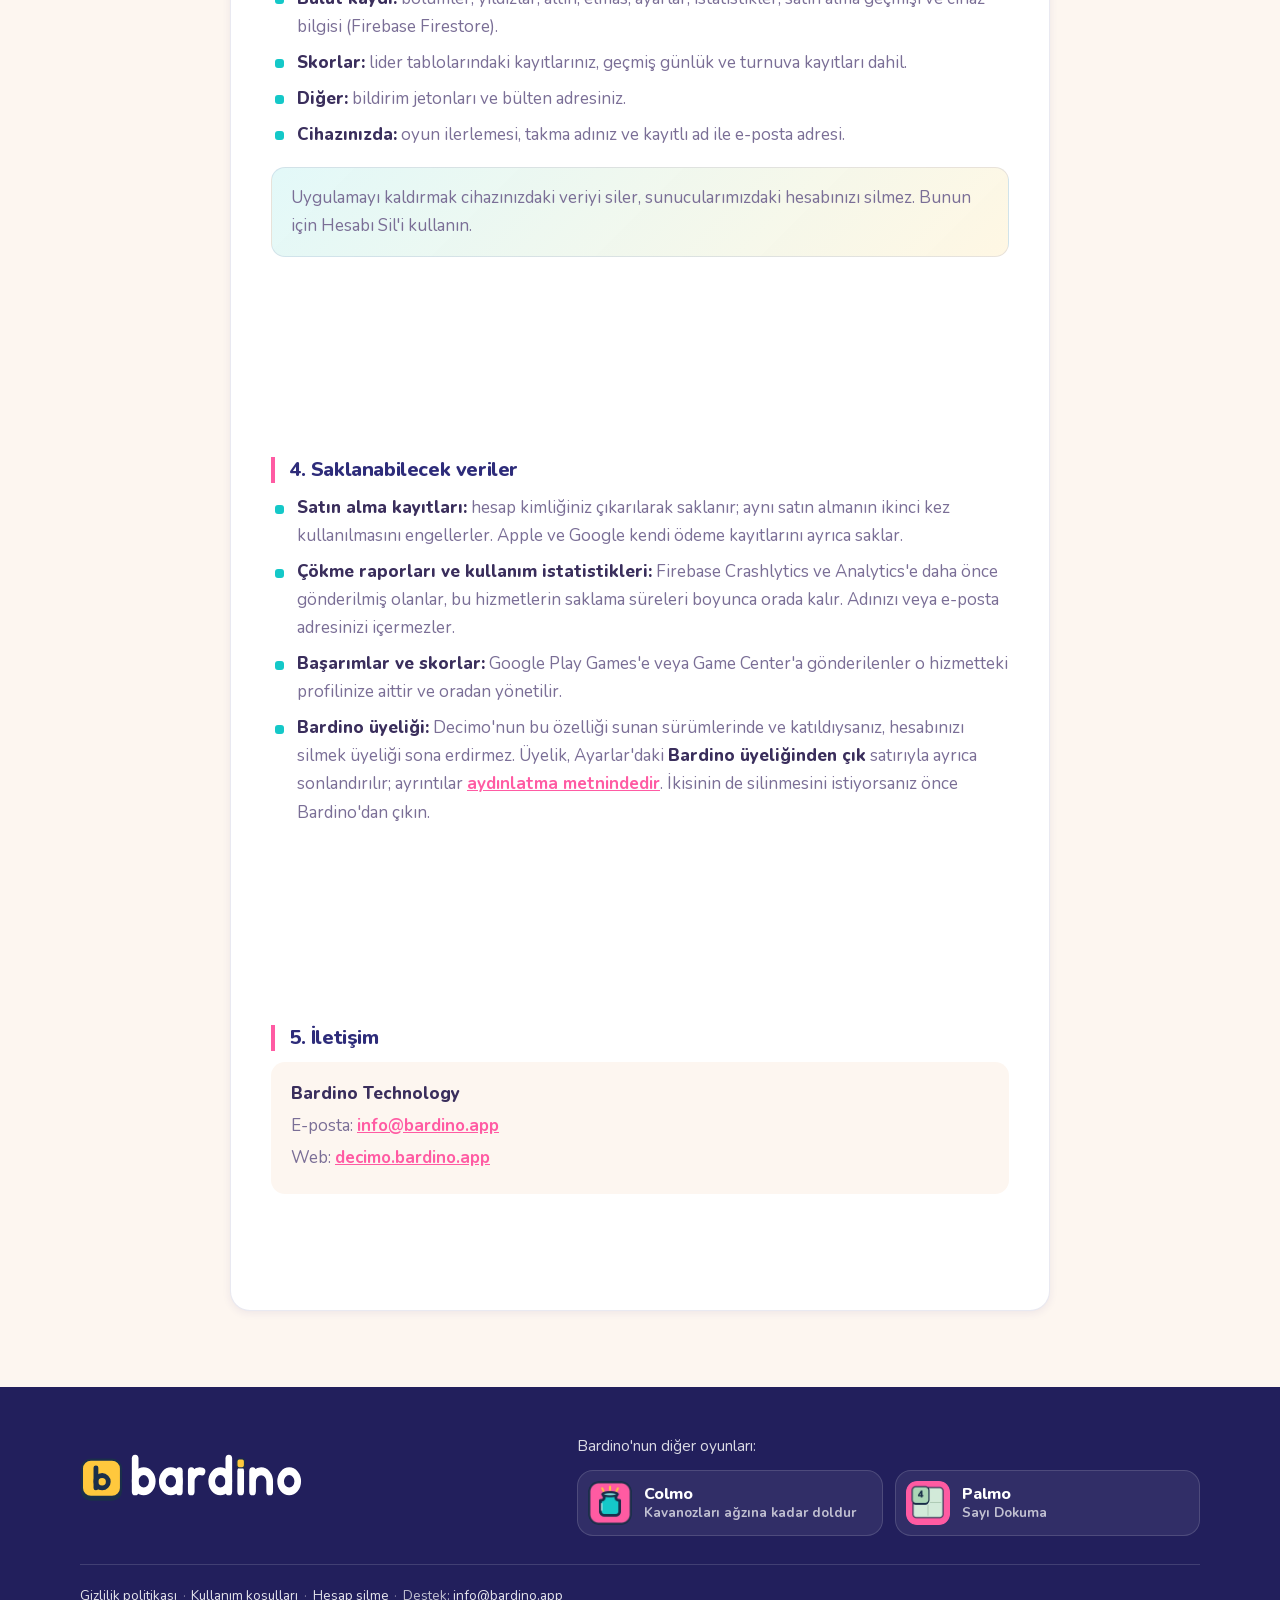
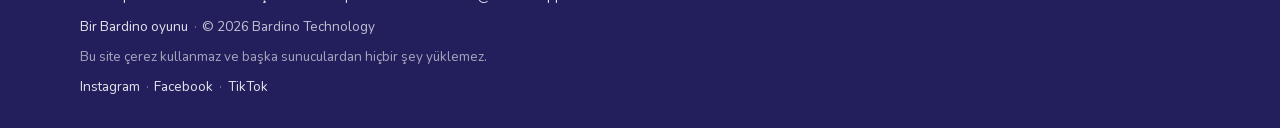
<file: tr/account-deletion.html>
<!DOCTYPE html>
<html lang="tr">
<head>
    <meta charset="UTF-8">
    <meta name="viewport" content="width=device-width, initial-scale=1.0">
    <meta name="description" content="Decimo hesabınızı ve verilerinizi uygulama içinden veya e-postayla nasıl silebileceğiniz.">
    <meta name="robots" content="index, follow">
    <meta property="og:type" content="website">
    <meta property="og:url" content="https://decimo.bardino.app/tr/account-deletion.html">
    <meta property="og:title" content="Hesap silme - Decimo">
    <meta property="og:description" content="Decimo hesabınızı ve verilerinizi uygulama içinden veya e-postayla nasıl silebileceğiniz.">
    <meta property="og:image" content="https://decimo.bardino.app/assets/decimo_share.png">
    <meta property="og:image:width" content="1200">
    <meta property="og:image:height" content="630">
    <meta property="og:locale" content="tr_TR">
    <meta property="og:site_name" content="Decimo">
    <meta name="twitter:card" content="summary_large_image">
    <meta name="twitter:title" content="Hesap silme - Decimo">
    <meta name="twitter:description" content="Decimo hesabınızı ve verilerinizi uygulama içinden veya e-postayla nasıl silebileceğiniz.">
    <meta name="twitter:image" content="https://decimo.bardino.app/assets/decimo_share.png">
    <meta name="theme-color" content="#2E2C7A">
    <title>Hesap silme - Decimo</title>
    <link rel="canonical" href="https://decimo.bardino.app/tr/account-deletion.html">
    <link rel="alternate" hreflang="en" href="https://decimo.bardino.app/account-deletion.html">
    <link rel="alternate" hreflang="tr" href="https://decimo.bardino.app/tr/account-deletion.html">
    <link rel="alternate" hreflang="x-default" href="https://decimo.bardino.app/account-deletion.html">
    <link rel="icon" type="image/png" href="/assets/decimo_icon.png">
    <link rel="apple-touch-icon" href="/assets/decimo_icon.png">
    <link rel="manifest" href="/manifest.json">
    <link rel="stylesheet" href="/css/style.css">
    <link rel="stylesheet" href="/css/legal.css">
</head>
<body>
<header class="ust">
    <div class="kap">
        <a class="marka" href="/tr/">
            <img src="/assets/decimo_icon.png" alt="Decimo" width="40" height="40">
            <b>Decimo</b>
        </a>
        <div class="diller" role="navigation" aria-label="Dil"><a href="/account-deletion.html" hreflang="en" lang="en"><span class="kod">EN</span><span class="ad">English</span></a><a href="/tr/account-deletion.html" hreflang="tr" lang="tr" aria-current="page"><span class="kod">TR</span><span class="ad">Türkçe</span></a></div>
    </div>
</header>

<main class="legal-page">
    <div class="legal-container">
        <div class="legal-header">
            <h1>Hesap silme</h1>
            <p class="legal-updated">Son güncelleme: 15 Ekim 2026</p>
        </div>
        <div class="legal-content">
            <p class="legal-intro">Bu sayfa, <strong>Decimo</strong> (com.bardino.numberchain) hesabınızı ve verilerinizi kalıcı olarak nasıl silebileceğinizi açıklar. Silme işlemi geri alınamaz.</p>
            <p>Giriş yapmamış olsanız da bir hesabınız vardır: uygulama ilk açılışta anonim bir hesap oluşturur ve ilerlemenizi bu hesapla sunucularımıza kaydeder.</p>

            <section class="legal-section">
                <h2>1. Uygulama içinden silme (önerilen)</h2>
                <p>Silme işlemi hemen gerçekleşir:</p>
                <div class="steps-deletion">
                    <div class="step-del">Decimo'yu açın ve ana ekranın üstündeki profil simgesine dokunun.</div>
                    <div class="step-del"><strong>Hesap</strong> bölümünde <strong>Hesabı Sil</strong>'e dokunun.</div>
                    <div class="step-del">Açılan pencerede silmeyi onaylayın.</div>
                </div>
                <p>Hesabınız ve verileriniz silinir, oturumunuz kapatılır. Google veya Apple ile giriş yaptıysanız, kimliğinizi doğrulamak için yeniden giriş yapmanız istenebilir.</p>
            </section>

            <section class="legal-section">
                <h2>2. E-postayla silme talebi</h2>
                <p>Uygulamayı açamıyorsanız silme talebinizi e-postayla iletebilirsiniz:</p>
                <ul>
                    <li>Google veya Apple ile giriş yaptıysanız o e-posta adresinden yazın ya da adresi mesajda belirtin.</li>
                    <li>Hiç giriş yapmadıysanız, hesabı bulabilmemiz için oyun içi takma adınızı yazın.</li>
                    <li>Konu satırına <strong>"Decimo Hesap Silme Talebi"</strong> yazıp <!--email_off--><a href="mailto:info@bardino.app?subject=Decimo%20Hesap%20Silme%20Talebi">info@bardino.app</a><!--/email_off--> adresine gönderin.</li>
                </ul>
                <p>E-postayla gelen talepler en geç <strong>30 gün</strong> içinde işleme alınır.</p>
            </section>

            <section class="legal-section">
                <h2>3. Silinen veriler</h2>
                <ul>
                    <li><strong>Hesap kaydı:</strong> hesap kimliği ve giriş yaptıysanız e-posta adresiniz ile adınız (Firebase Authentication).</li>
                    <li><strong>Bulut kaydı:</strong> bölümler, yıldızlar, altın, elmas, ayarlar, istatistikler, satın alma geçmişi ve cihaz bilgisi (Firebase Firestore).</li>
                    <li><strong>Skorlar:</strong> lider tablolarındaki kayıtlarınız, geçmiş günlük ve turnuva kayıtları dahil.</li>
                    <li><strong>Diğer:</strong> bildirim jetonları ve bülten adresiniz.</li>
                    <li><strong>Cihazınızda:</strong> oyun ilerlemesi, takma adınız ve kayıtlı ad ile e-posta adresi.</li>
                </ul>
                <div class="callout">
                    <p>Uygulamayı kaldırmak cihazınızdaki veriyi siler, sunucularımızdaki hesabınızı silmez. Bunun için Hesabı Sil'i kullanın.</p>
                </div>
            </section>

            <section class="legal-section">
                <h2>4. Saklanabilecek veriler</h2>
                <ul>
                    <li><strong>Satın alma kayıtları:</strong> hesap kimliğiniz çıkarılarak saklanır; aynı satın almanın ikinci kez kullanılmasını engellerler. Apple ve Google kendi ödeme kayıtlarını ayrıca saklar.</li>
                    <li><strong>Çökme raporları ve kullanım istatistikleri:</strong> Firebase Crashlytics ve Analytics'e daha önce gönderilmiş olanlar, bu hizmetlerin saklama süreleri boyunca orada kalır. Adınızı veya e-posta adresinizi içermezler.</li>
                    <li><strong>Başarımlar ve skorlar:</strong> Google Play Games'e veya Game Center'a gönderilenler o hizmetteki profilinize aittir ve oradan yönetilir.</li>
                    <li><strong>Bardino üyeliği:</strong> Decimo'nun bu özelliği sunan sürümlerinde ve katıldıysanız, hesabınızı silmek üyeliği sona erdirmez. Üyelik, Ayarlar'daki <strong>Bardino üyeliğinden çık</strong> satırıyla ayrıca sonlandırılır; ayrıntılar <a href="https://bardino.app/uyelik/aydinlatma">aydınlatma metnindedir</a>. İkisinin de silinmesini istiyorsanız önce Bardino'dan çıkın.</li>
                </ul>
            </section>

            <section class="legal-section">
                <h2>5. İletişim</h2>
                <div class="legal-contact">
                    <p><strong>Bardino Technology</strong></p>
                    <p>E-posta: <!--email_off--><a href="mailto:info@bardino.app">info@bardino.app</a><!--/email_off--></p>
                    <p>Web: <a href="https://decimo.bardino.app/tr/">decimo.bardino.app</a></p>
                </div>
            </section>
        </div>
    </div>
</main>

<footer class="aile">
    <div class="kap aile-ust">
        <a class="aile-marka" href="https://bardino.app/tr/"><svg class="aile-logo bardino-intro" viewBox="0 0 600 150" data-bardino-intro role="img" aria-label="Bardino"><g class="bi-mark"><g transform="translate(0 6) scale(1.12)"><rect x="4.5" y="9.5" width="91" height="87" rx="21" class="bi-ef bi-es" stroke-width="5"/><rect x="4.5" y="3" width="91" height="87" rx="21" fill="#FFC83D" class="bi-es" stroke-width="5"/><g fill="none" stroke="#1B2F4A" stroke-width="11.2" stroke-linecap="round"><path d="M37.1 22.1V68.9"/><circle cx="51.5" cy="54.5" r="14.4"/></g></g></g><g class="bi-word"><g transform="translate(134 8) scale(.62)" fill="none" stroke="currentColor" stroke-width="28" stroke-linecap="round" stroke-linejoin="round"><path d="M16 19V136"/><circle cx="52" cy="100" r="36"/><circle cx="166" cy="100" r="36"/><path d="M202 64V136"/><path d="M252 64V136M252 100A36 36 0 0 1 297.32 65.23"/><circle cx="374" cy="100" r="36"/><path d="M410 19V136"/><path d="M460 64V136"/><path d="M510 64V136M510 100A36 36 0 0 1 582 100V136"/><circle cx="664" cy="100" r="36"/></g></g><g transform="translate(139 112) scale(.65)"><g class="bi-stone"><rect x="2" y="6" width="32" height="32" rx="9" class="bi-ef bi-es" stroke-width="3.5"/><rect x="2" y="2" width="32" height="32" rx="9" fill="#2E2C7A" class="bi-es" stroke-width="3.5"/></g><g class="bi-stone"><rect x="44" y="6" width="32" height="32" rx="9" class="bi-ef bi-es" stroke-width="3.5"/><rect x="44" y="2" width="32" height="32" rx="9" fill="#FF5BA3" class="bi-es" stroke-width="3.5"/></g><g class="bi-stone"><rect x="86" y="6" width="32" height="32" rx="9" class="bi-ef bi-es" stroke-width="3.5"/><rect x="86" y="2" width="32" height="32" rx="9" fill="#ABD7B6" class="bi-es" stroke-width="3.5"/></g></g><g class="bi-dot" transform="translate(419.2 30.94)"><rect x="-9.92" y="-19.84" width="19.84" height="19.84" rx="5.58" fill="#FFC83D" class="bi-es" stroke-width="3.1"/></g></svg></a>
        <div class="aile-kardes">
            <p>Bardino'nun diğer oyunları:</p>
            <ul><li><a href="https://colmo.bardino.app/tr/"><img src="/assets/aile/colmo.webp" alt="" width="44" height="44" loading="lazy"><span><b>Colmo</b><small>Kavanozları ağzına kadar doldur</small></span></a></li><li><a href="https://palmo.bardino.app/tr/"><img src="/assets/aile/palmo.webp" alt="" width="44" height="44" loading="lazy"><span><b>Palmo</b><small>Sayı Dokuma</small></span></a></li></ul>
        </div>
    </div>
    <div class="kap aile-alt">
        <p class="f-satir"><a href="/tr/privacy-policy.html">Gizlilik politikası</a> <span class="f-ayrac" aria-hidden="true">&middot;</span> <a href="/tr/terms-of-use.html">Kullanım koşulları</a> <span class="f-ayrac" aria-hidden="true">&middot;</span> <a href="/tr/account-deletion.html">Hesap silme</a> <span class="f-ayrac" aria-hidden="true">&middot;</span> Destek: <!--email_off--><a href="mailto:info@bardino.app">info@bardino.app</a><!--/email_off--></p>
        <p class="f-satir"><a href="https://bardino.app/tr/">Bir Bardino oyunu</a> <span class="f-ayrac" aria-hidden="true">&middot;</span> &copy; 2026 Bardino Technology</p>
        <p class="f-satir f-not">Bu site çerez kullanmaz ve başka sunuculardan hiçbir şey yüklemez.</p>
        <p class="f-satir"><a href="https://www.instagram.com/decimogame/">Instagram</a> <span class="f-ayrac" aria-hidden="true">&middot;</span> <a href="https://www.facebook.com/profile.php?id=61593083333364">Facebook</a> <span class="f-ayrac" aria-hidden="true">&middot;</span> <a href="https://www.tiktok.com/@decimo_game">TikTok</a></p>
    </div>
</footer>

<script src="/assets/bardino-intro.js" defer></script>
</body>
</html>
</file>
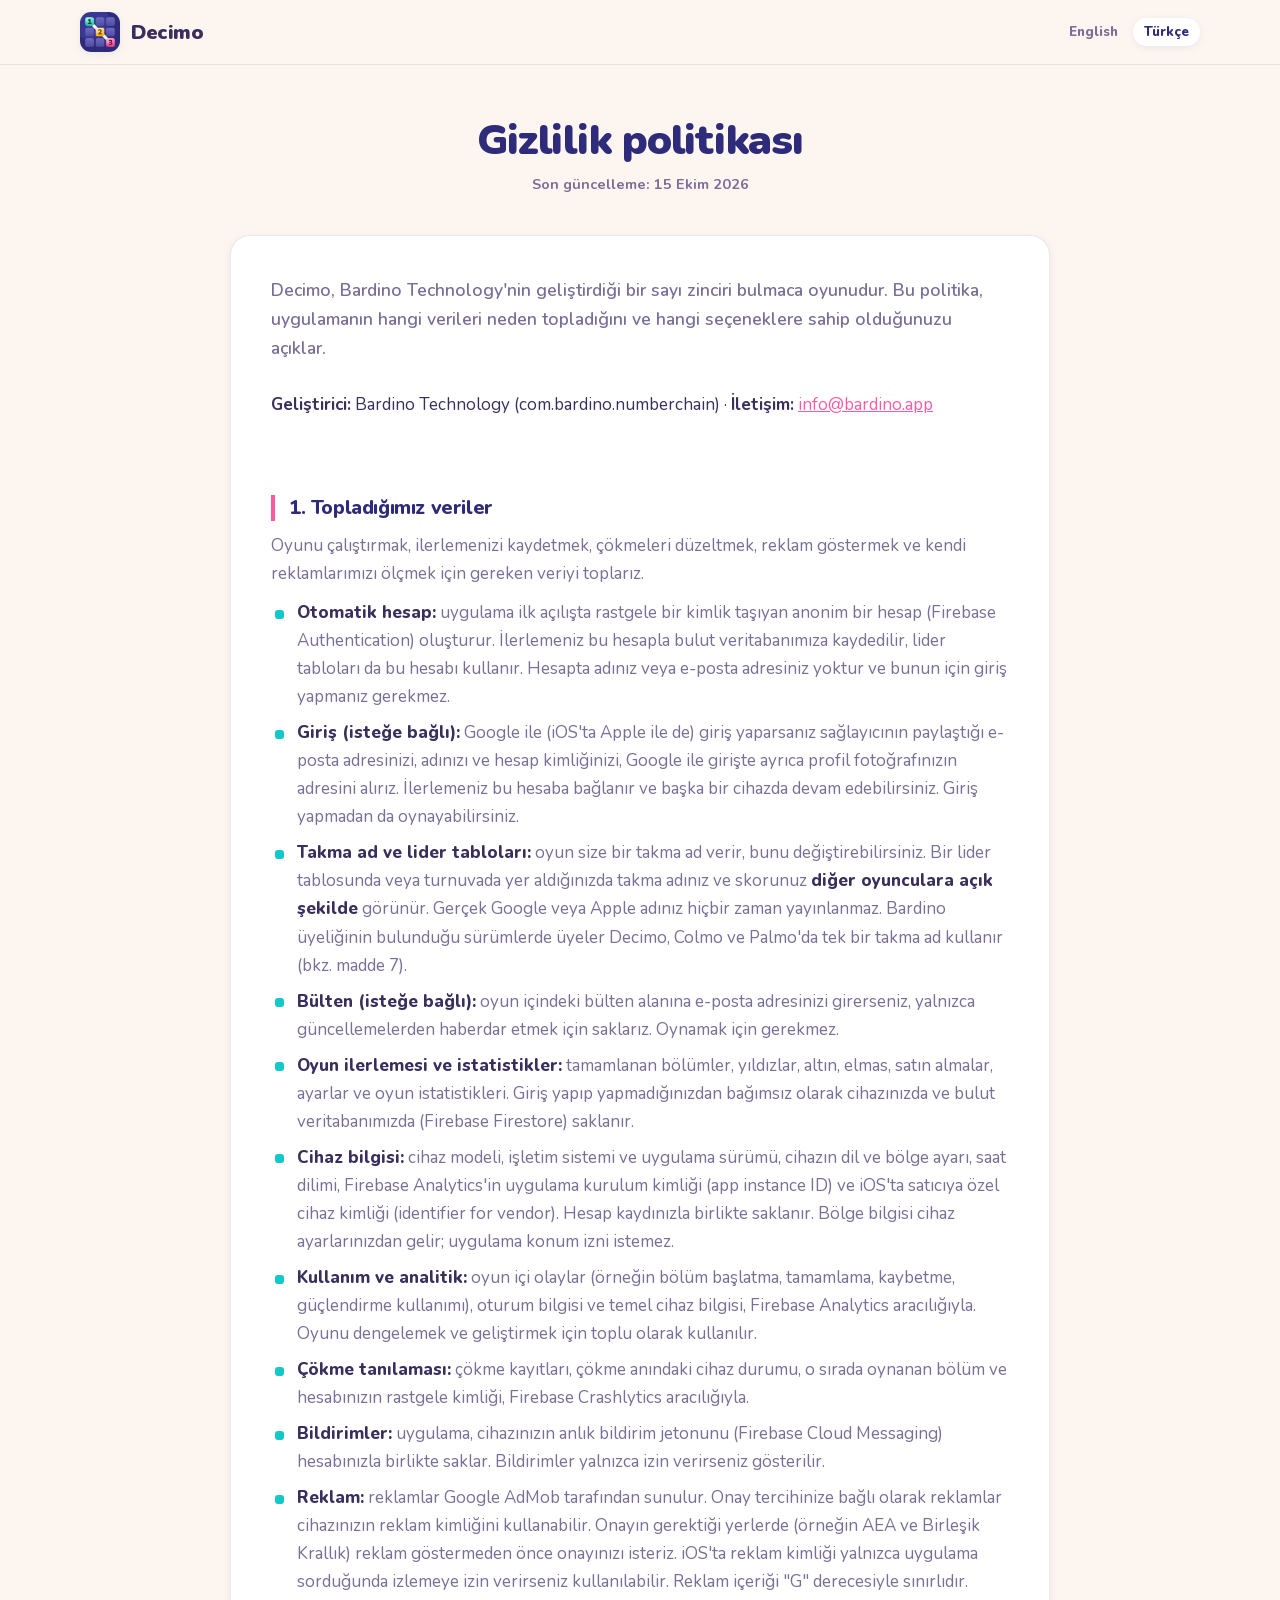
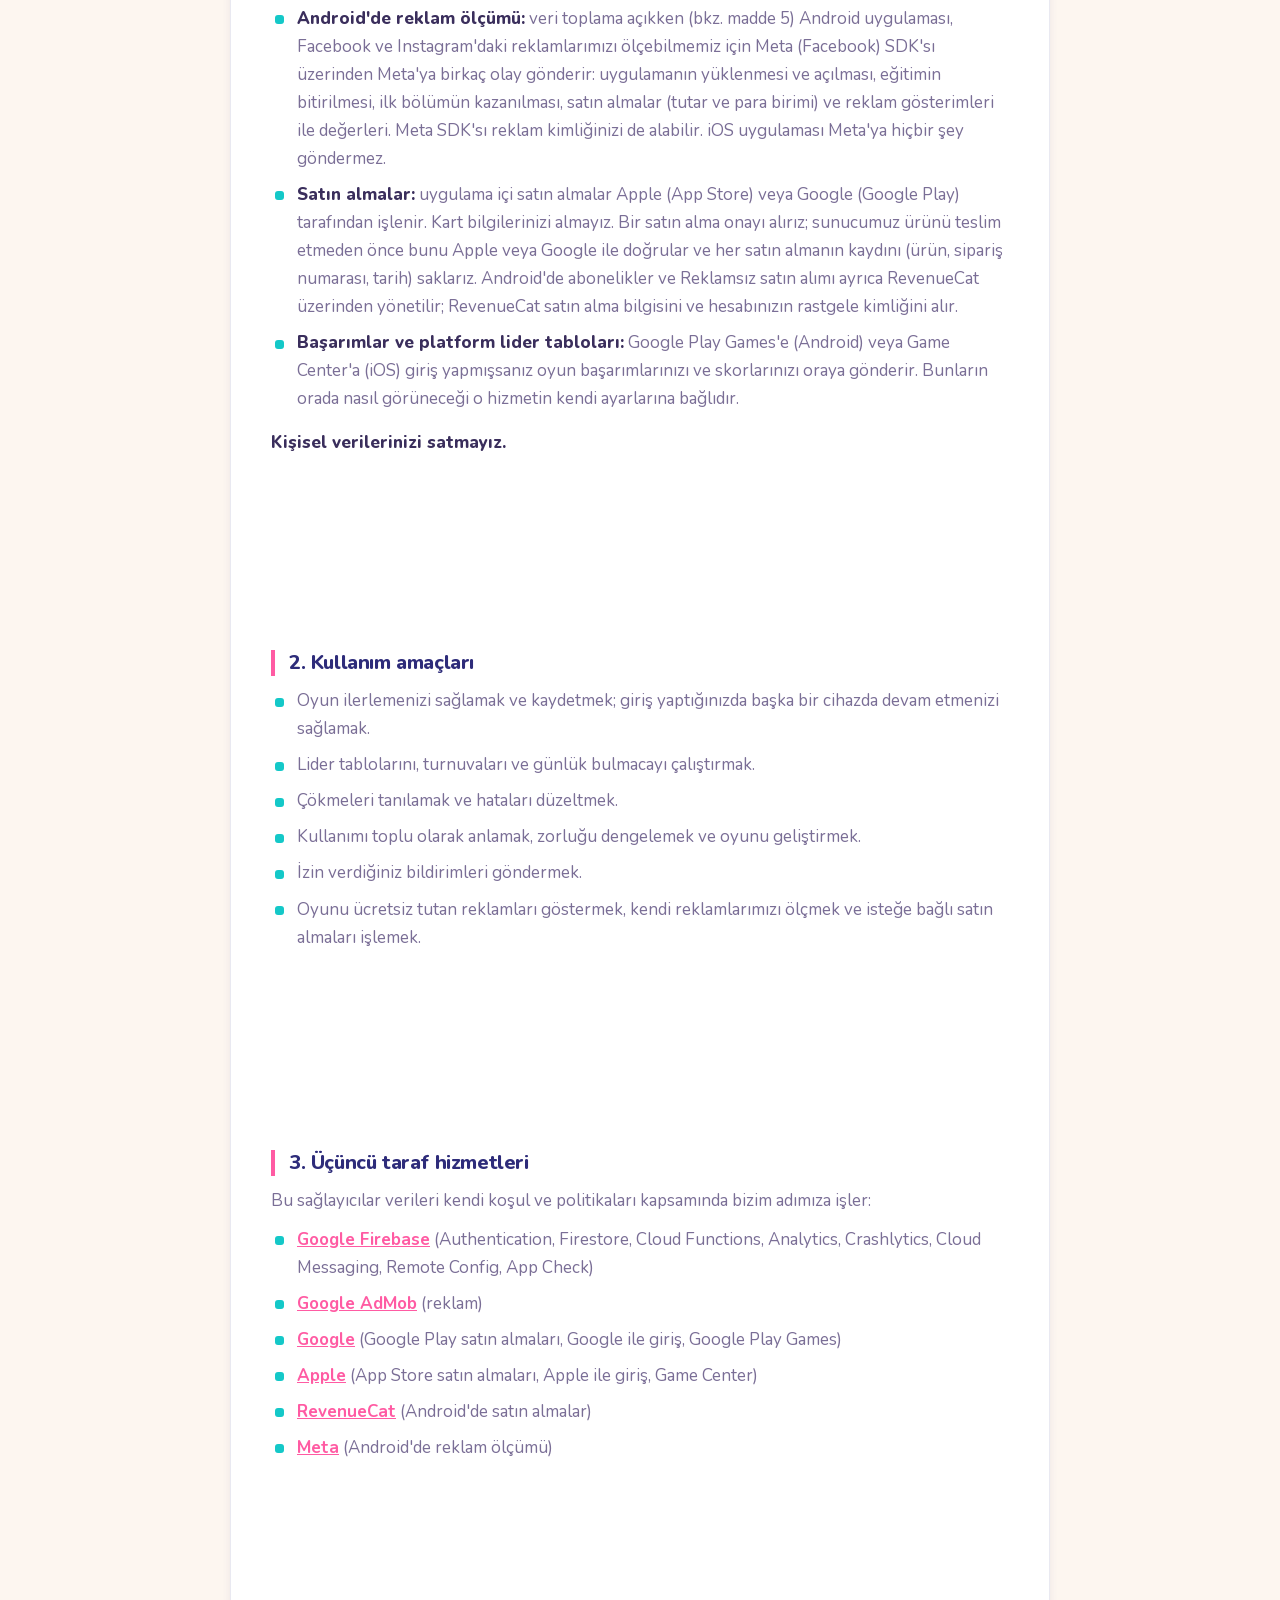
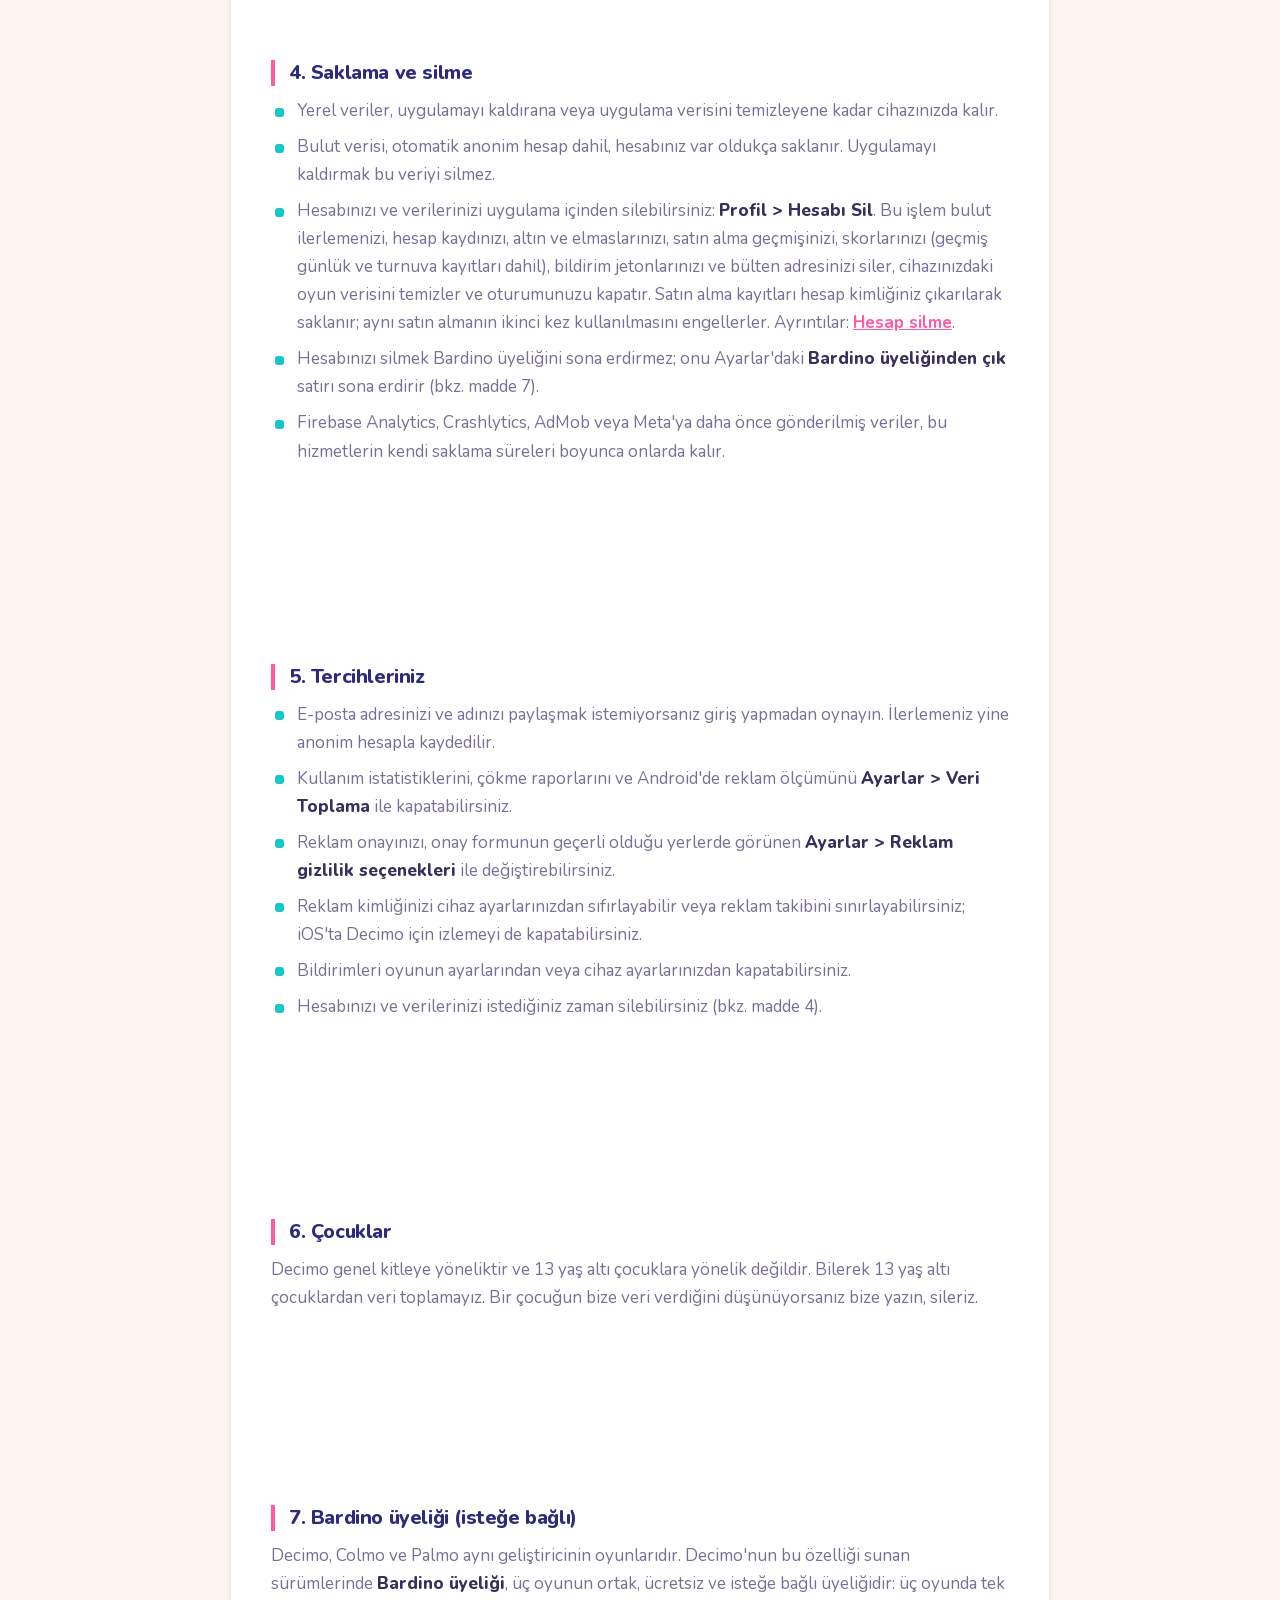
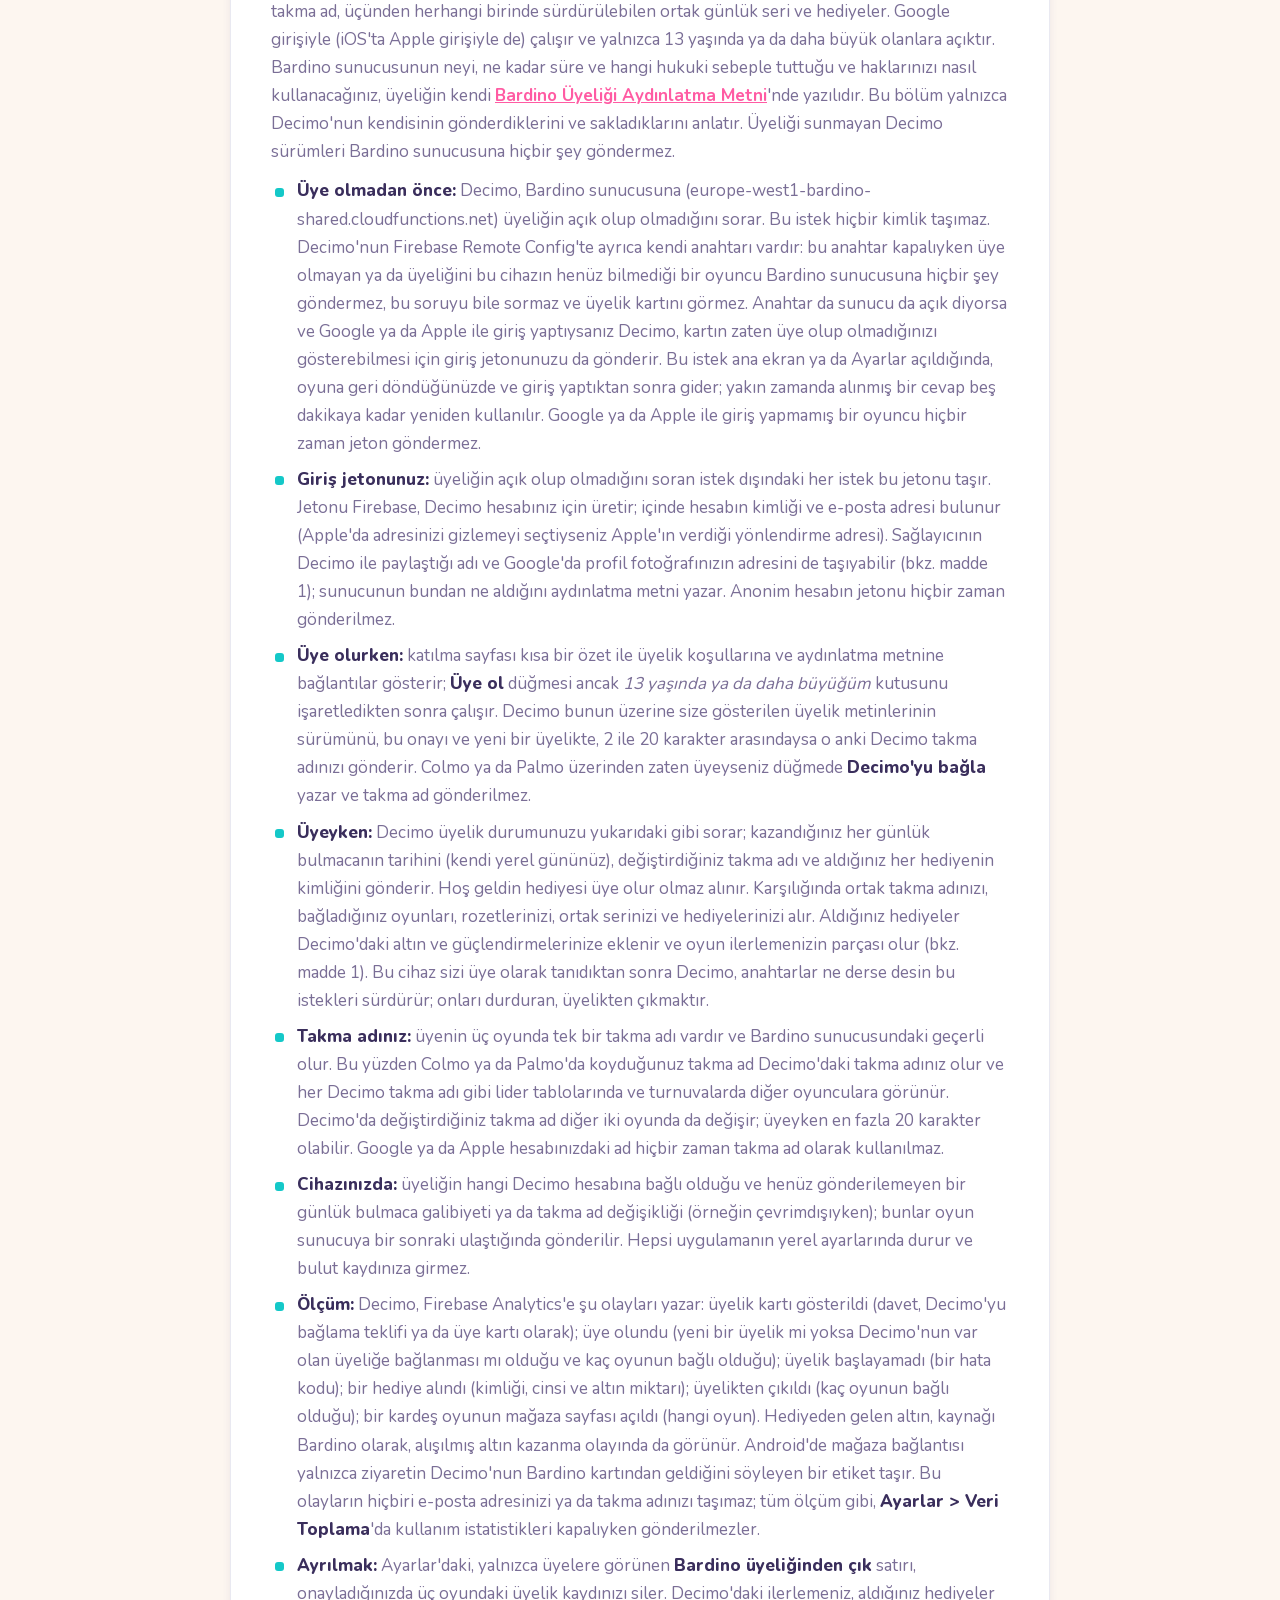
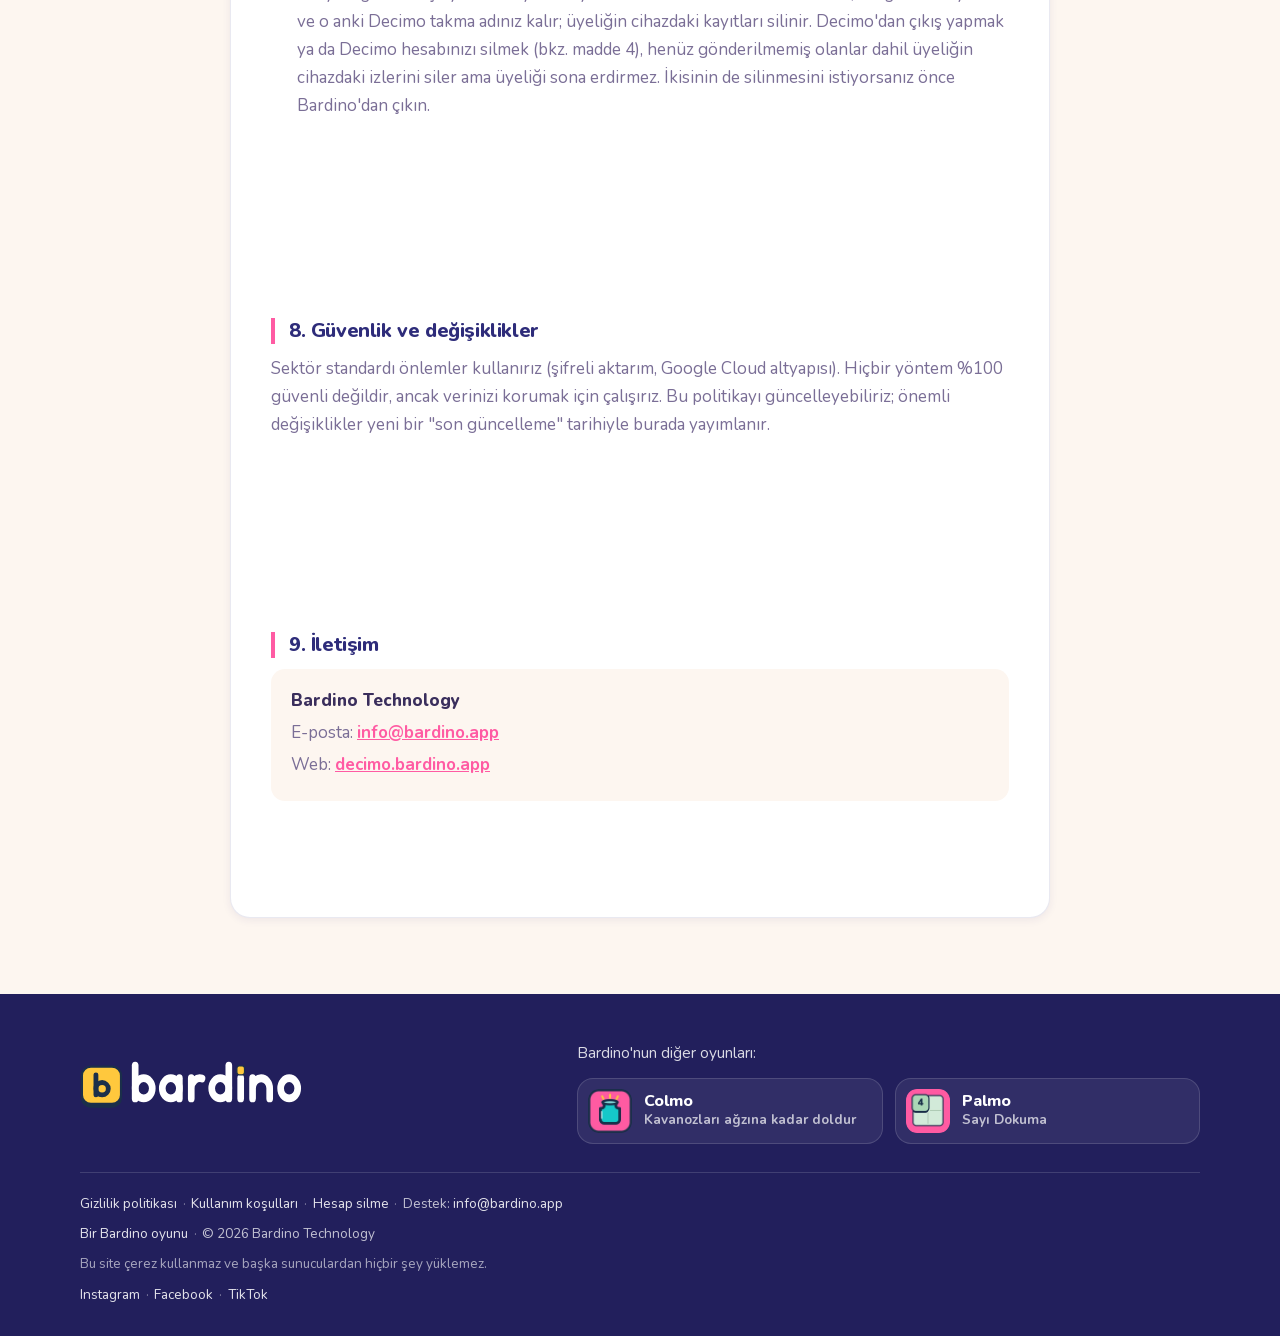
<file: tr/privacy-policy.html>
<!DOCTYPE html>
<html lang="tr">
<head>
    <meta charset="UTF-8">
    <meta name="viewport" content="width=device-width, initial-scale=1.0">
    <meta name="description" content="Decimo'nun hangi verileri neden topladığı, hangi hizmetlerin işlediği ve verilerinizi nasıl silebileceğiniz.">
    <meta name="robots" content="index, follow">
    <meta property="og:type" content="website">
    <meta property="og:url" content="https://decimo.bardino.app/tr/privacy-policy.html">
    <meta property="og:title" content="Gizlilik politikası - Decimo">
    <meta property="og:description" content="Decimo'nun hangi verileri neden topladığı, hangi hizmetlerin işlediği ve verilerinizi nasıl silebileceğiniz.">
    <meta property="og:image" content="https://decimo.bardino.app/assets/decimo_share.png">
    <meta property="og:image:width" content="1200">
    <meta property="og:image:height" content="630">
    <meta property="og:locale" content="tr_TR">
    <meta property="og:site_name" content="Decimo">
    <meta name="twitter:card" content="summary_large_image">
    <meta name="twitter:title" content="Gizlilik politikası - Decimo">
    <meta name="twitter:description" content="Decimo'nun hangi verileri neden topladığı, hangi hizmetlerin işlediği ve verilerinizi nasıl silebileceğiniz.">
    <meta name="twitter:image" content="https://decimo.bardino.app/assets/decimo_share.png">
    <meta name="theme-color" content="#2E2C7A">
    <title>Gizlilik politikası - Decimo</title>
    <link rel="canonical" href="https://decimo.bardino.app/tr/privacy-policy.html">
    <link rel="alternate" hreflang="en" href="https://decimo.bardino.app/privacy-policy.html">
    <link rel="alternate" hreflang="tr" href="https://decimo.bardino.app/tr/privacy-policy.html">
    <link rel="alternate" hreflang="x-default" href="https://decimo.bardino.app/privacy-policy.html">
    <link rel="icon" type="image/png" href="/assets/decimo_icon.png">
    <link rel="apple-touch-icon" href="/assets/decimo_icon.png">
    <link rel="manifest" href="/manifest.json">
    <link rel="stylesheet" href="/css/style.css">
    <link rel="stylesheet" href="/css/legal.css">
</head>
<body>
<header class="ust">
    <div class="kap">
        <a class="marka" href="/tr/">
            <img src="/assets/decimo_icon.png" alt="Decimo" width="40" height="40">
            <b>Decimo</b>
        </a>
        <div class="diller" role="navigation" aria-label="Dil"><a href="/privacy-policy.html" hreflang="en" lang="en"><span class="kod">EN</span><span class="ad">English</span></a><a href="/tr/privacy-policy.html" hreflang="tr" lang="tr" aria-current="page"><span class="kod">TR</span><span class="ad">Türkçe</span></a></div>
    </div>
</header>

<main class="legal-page">
    <div class="legal-container">
        <div class="legal-header">
            <h1>Gizlilik politikası</h1>
            <p class="legal-updated">Son güncelleme: 15 Ekim 2026</p>
        </div>
        <div class="legal-content">
            <p class="legal-intro">Decimo, Bardino Technology'nin geliştirdiği bir sayı zinciri bulmaca oyunudur. Bu politika, uygulamanın hangi verileri neden topladığını ve hangi seçeneklere sahip olduğunuzu açıklar.</p>
            <p><strong>Geliştirici:</strong> Bardino Technology (com.bardino.numberchain) &middot; <strong>İletişim:</strong> <!--email_off--><a href="mailto:info@bardino.app">info@bardino.app</a><!--/email_off--></p>

            <section class="legal-section">
                <h2>1. Topladığımız veriler</h2>
                <p>Oyunu çalıştırmak, ilerlemenizi kaydetmek, çökmeleri düzeltmek, reklam göstermek ve kendi reklamlarımızı ölçmek için gereken veriyi toplarız.</p>
                <ul>
                    <li><strong>Otomatik hesap:</strong> uygulama ilk açılışta rastgele bir kimlik taşıyan anonim bir hesap (Firebase Authentication) oluşturur. İlerlemeniz bu hesapla bulut veritabanımıza kaydedilir, lider tabloları da bu hesabı kullanır. Hesapta adınız veya e-posta adresiniz yoktur ve bunun için giriş yapmanız gerekmez.</li>
                    <li><strong>Giriş (isteğe bağlı):</strong> Google ile (iOS'ta Apple ile de) giriş yaparsanız sağlayıcının paylaştığı e-posta adresinizi, adınızı ve hesap kimliğinizi, Google ile girişte ayrıca profil fotoğrafınızın adresini alırız. İlerlemeniz bu hesaba bağlanır ve başka bir cihazda devam edebilirsiniz. Giriş yapmadan da oynayabilirsiniz.</li>
                    <li><strong>Takma ad ve lider tabloları:</strong> oyun size bir takma ad verir, bunu değiştirebilirsiniz. Bir lider tablosunda veya turnuvada yer aldığınızda takma adınız ve skorunuz <strong>diğer oyunculara açık şekilde</strong> görünür. Gerçek Google veya Apple adınız hiçbir zaman yayınlanmaz. Bardino üyeliğinin bulunduğu sürümlerde üyeler Decimo, Colmo ve Palmo'da tek bir takma ad kullanır (bkz. madde 7).</li>
                    <li><strong>Bülten (isteğe bağlı):</strong> oyun içindeki bülten alanına e-posta adresinizi girerseniz, yalnızca güncellemelerden haberdar etmek için saklarız. Oynamak için gerekmez.</li>
                    <li><strong>Oyun ilerlemesi ve istatistikler:</strong> tamamlanan bölümler, yıldızlar, altın, elmas, satın almalar, ayarlar ve oyun istatistikleri. Giriş yapıp yapmadığınızdan bağımsız olarak cihazınızda ve bulut veritabanımızda (Firebase Firestore) saklanır.</li>
                    <li><strong>Cihaz bilgisi:</strong> cihaz modeli, işletim sistemi ve uygulama sürümü, cihazın dil ve bölge ayarı, saat dilimi, Firebase Analytics'in uygulama kurulum kimliği (app instance ID) ve iOS'ta satıcıya özel cihaz kimliği (identifier for vendor). Hesap kaydınızla birlikte saklanır. Bölge bilgisi cihaz ayarlarınızdan gelir; uygulama konum izni istemez.</li>
                    <li><strong>Kullanım ve analitik:</strong> oyun içi olaylar (örneğin bölüm başlatma, tamamlama, kaybetme, güçlendirme kullanımı), oturum bilgisi ve temel cihaz bilgisi, Firebase Analytics aracılığıyla. Oyunu dengelemek ve geliştirmek için toplu olarak kullanılır.</li>
                    <li><strong>Çökme tanılaması:</strong> çökme kayıtları, çökme anındaki cihaz durumu, o sırada oynanan bölüm ve hesabınızın rastgele kimliği, Firebase Crashlytics aracılığıyla.</li>
                    <li><strong>Bildirimler:</strong> uygulama, cihazınızın anlık bildirim jetonunu (Firebase Cloud Messaging) hesabınızla birlikte saklar. Bildirimler yalnızca izin verirseniz gösterilir.</li>
                    <li><strong>Reklam:</strong> reklamlar Google AdMob tarafından sunulur. Onay tercihinize bağlı olarak reklamlar cihazınızın reklam kimliğini kullanabilir. Onayın gerektiği yerlerde (örneğin AEA ve Birleşik Krallık) reklam göstermeden önce onayınızı isteriz. iOS'ta reklam kimliği yalnızca uygulama sorduğunda izlemeye izin verirseniz kullanılabilir. Reklam içeriği "G" derecesiyle sınırlıdır.</li>
                    <li><strong>Android'de reklam ölçümü:</strong> veri toplama açıkken (bkz. madde 5) Android uygulaması, Facebook ve Instagram'daki reklamlarımızı ölçebilmemiz için Meta (Facebook) SDK'sı üzerinden Meta'ya birkaç olay gönderir: uygulamanın yüklenmesi ve açılması, eğitimin bitirilmesi, ilk bölümün kazanılması, satın almalar (tutar ve para birimi) ve reklam gösterimleri ile değerleri. Meta SDK'sı reklam kimliğinizi de alabilir. iOS uygulaması Meta'ya hiçbir şey göndermez.</li>
                    <li><strong>Satın almalar:</strong> uygulama içi satın almalar Apple (App Store) veya Google (Google Play) tarafından işlenir. Kart bilgilerinizi almayız. Bir satın alma onayı alırız; sunucumuz ürünü teslim etmeden önce bunu Apple veya Google ile doğrular ve her satın almanın kaydını (ürün, sipariş numarası, tarih) saklarız. Android'de abonelikler ve Reklamsız satın alımı ayrıca RevenueCat üzerinden yönetilir; RevenueCat satın alma bilgisini ve hesabınızın rastgele kimliğini alır.</li>
                    <li><strong>Başarımlar ve platform lider tabloları:</strong> Google Play Games'e (Android) veya Game Center'a (iOS) giriş yapmışsanız oyun başarımlarınızı ve skorlarınızı oraya gönderir. Bunların orada nasıl görüneceği o hizmetin kendi ayarlarına bağlıdır.</li>
                </ul>
                <p><strong>Kişisel verilerinizi satmayız.</strong></p>
            </section>

            <section class="legal-section">
                <h2>2. Kullanım amaçları</h2>
                <ul>
                    <li>Oyun ilerlemenizi sağlamak ve kaydetmek; giriş yaptığınızda başka bir cihazda devam etmenizi sağlamak.</li>
                    <li>Lider tablolarını, turnuvaları ve günlük bulmacayı çalıştırmak.</li>
                    <li>Çökmeleri tanılamak ve hataları düzeltmek.</li>
                    <li>Kullanımı toplu olarak anlamak, zorluğu dengelemek ve oyunu geliştirmek.</li>
                    <li>İzin verdiğiniz bildirimleri göndermek.</li>
                    <li>Oyunu ücretsiz tutan reklamları göstermek, kendi reklamlarımızı ölçmek ve isteğe bağlı satın almaları işlemek.</li>
                </ul>
            </section>

            <section class="legal-section">
                <h2>3. Üçüncü taraf hizmetleri</h2>
                <p>Bu sağlayıcılar verileri kendi koşul ve politikaları kapsamında bizim adımıza işler:</p>
                <ul>
                    <li><a href="https://firebase.google.com/support/privacy" target="_blank" rel="noopener">Google Firebase</a> (Authentication, Firestore, Cloud Functions, Analytics, Crashlytics, Cloud Messaging, Remote Config, App Check)</li>
                    <li><a href="https://policies.google.com/technologies/ads" target="_blank" rel="noopener">Google AdMob</a> (reklam)</li>
                    <li><a href="https://policies.google.com/privacy" target="_blank" rel="noopener">Google</a> (Google Play satın almaları, Google ile giriş, Google Play Games)</li>
                    <li><a href="https://www.apple.com/legal/privacy/" target="_blank" rel="noopener">Apple</a> (App Store satın almaları, Apple ile giriş, Game Center)</li>
                    <li><a href="https://www.revenuecat.com/privacy" target="_blank" rel="noopener">RevenueCat</a> (Android'de satın almalar)</li>
                    <li><a href="https://www.facebook.com/privacy/policy/" target="_blank" rel="noopener">Meta</a> (Android'de reklam ölçümü)</li>
                </ul>
            </section>

            <section class="legal-section">
                <h2>4. Saklama ve silme</h2>
                <ul>
                    <li>Yerel veriler, uygulamayı kaldırana veya uygulama verisini temizleyene kadar cihazınızda kalır.</li>
                    <li>Bulut verisi, otomatik anonim hesap dahil, hesabınız var oldukça saklanır. Uygulamayı kaldırmak bu veriyi silmez.</li>
                    <li>Hesabınızı ve verilerinizi uygulama içinden silebilirsiniz: <strong>Profil &gt; Hesabı Sil</strong>. Bu işlem bulut ilerlemenizi, hesap kaydınızı, altın ve elmaslarınızı, satın alma geçmişinizi, skorlarınızı (geçmiş günlük ve turnuva kayıtları dahil), bildirim jetonlarınızı ve bülten adresinizi siler, cihazınızdaki oyun verisini temizler ve oturumunuzu kapatır. Satın alma kayıtları hesap kimliğiniz çıkarılarak saklanır; aynı satın almanın ikinci kez kullanılmasını engellerler. Ayrıntılar: <a href="/tr/account-deletion.html">Hesap silme</a>.</li>
                    <li>Hesabınızı silmek Bardino üyeliğini sona erdirmez; onu Ayarlar'daki <strong>Bardino üyeliğinden çık</strong> satırı sona erdirir (bkz. madde 7).</li>
                    <li>Firebase Analytics, Crashlytics, AdMob veya Meta'ya daha önce gönderilmiş veriler, bu hizmetlerin kendi saklama süreleri boyunca onlarda kalır.</li>
                </ul>
            </section>

            <section class="legal-section">
                <h2>5. Tercihleriniz</h2>
                <ul>
                    <li>E-posta adresinizi ve adınızı paylaşmak istemiyorsanız giriş yapmadan oynayın. İlerlemeniz yine anonim hesapla kaydedilir.</li>
                    <li>Kullanım istatistiklerini, çökme raporlarını ve Android'de reklam ölçümünü <strong>Ayarlar &gt; Veri Toplama</strong> ile kapatabilirsiniz.</li>
                    <li>Reklam onayınızı, onay formunun geçerli olduğu yerlerde görünen <strong>Ayarlar &gt; Reklam gizlilik seçenekleri</strong> ile değiştirebilirsiniz.</li>
                    <li>Reklam kimliğinizi cihaz ayarlarınızdan sıfırlayabilir veya reklam takibini sınırlayabilirsiniz; iOS'ta Decimo için izlemeyi de kapatabilirsiniz.</li>
                    <li>Bildirimleri oyunun ayarlarından veya cihaz ayarlarınızdan kapatabilirsiniz.</li>
                    <li>Hesabınızı ve verilerinizi istediğiniz zaman silebilirsiniz (bkz. madde 4).</li>
                </ul>
            </section>

            <section class="legal-section">
                <h2>6. Çocuklar</h2>
                <p>Decimo genel kitleye yöneliktir ve 13 yaş altı çocuklara yönelik değildir. Bilerek 13 yaş altı çocuklardan veri toplamayız. Bir çocuğun bize veri verdiğini düşünüyorsanız bize yazın, sileriz.</p>
            </section>

            <section class="legal-section">
                <h2>7. Bardino üyeliği (isteğe bağlı)</h2>
                <p>Decimo, Colmo ve Palmo aynı geliştiricinin oyunlarıdır. Decimo'nun bu özelliği sunan sürümlerinde <strong>Bardino üyeliği</strong>, üç oyunun ortak, ücretsiz ve isteğe bağlı üyeliğidir: üç oyunda tek takma ad, üçünden herhangi birinde sürdürülebilen ortak günlük seri ve hediyeler. Google girişiyle (iOS'ta Apple girişiyle de) çalışır ve yalnızca 13 yaşında ya da daha büyük olanlara açıktır. Bardino sunucusunun neyi, ne kadar süre ve hangi hukuki sebeple tuttuğu ve haklarınızı nasıl kullanacağınız, üyeliğin kendi <a href="https://bardino.app/uyelik/aydinlatma" target="_blank" rel="noopener">Bardino Üyeliği Aydınlatma Metni</a>'nde yazılıdır. Bu bölüm yalnızca Decimo'nun kendisinin gönderdiklerini ve sakladıklarını anlatır. Üyeliği sunmayan Decimo sürümleri Bardino sunucusuna hiçbir şey göndermez.</p>
                <ul>
                    <li><strong>Üye olmadan önce:</strong> Decimo, Bardino sunucusuna (europe-west1-bardino-shared.cloudfunctions.net) üyeliğin açık olup olmadığını sorar. Bu istek hiçbir kimlik taşımaz. Decimo'nun Firebase Remote Config'te ayrıca kendi anahtarı vardır: bu anahtar kapalıyken üye olmayan ya da üyeliğini bu cihazın henüz bilmediği bir oyuncu Bardino sunucusuna hiçbir şey göndermez, bu soruyu bile sormaz ve üyelik kartını görmez. Anahtar da sunucu da açık diyorsa ve Google ya da Apple ile giriş yaptıysanız Decimo, kartın zaten üye olup olmadığınızı gösterebilmesi için giriş jetonunuzu da gönderir. Bu istek ana ekran ya da Ayarlar açıldığında, oyuna geri döndüğünüzde ve giriş yaptıktan sonra gider; yakın zamanda alınmış bir cevap beş dakikaya kadar yeniden kullanılır. Google ya da Apple ile giriş yapmamış bir oyuncu hiçbir zaman jeton göndermez.</li>
                    <li><strong>Giriş jetonunuz:</strong> üyeliğin açık olup olmadığını soran istek dışındaki her istek bu jetonu taşır. Jetonu Firebase, Decimo hesabınız için üretir; içinde hesabın kimliği ve e-posta adresi bulunur (Apple'da adresinizi gizlemeyi seçtiyseniz Apple'ın verdiği yönlendirme adresi). Sağlayıcının Decimo ile paylaştığı adı ve Google'da profil fotoğrafınızın adresini de taşıyabilir (bkz. madde 1); sunucunun bundan ne aldığını aydınlatma metni yazar. Anonim hesabın jetonu hiçbir zaman gönderilmez.</li>
                    <li><strong>Üye olurken:</strong> katılma sayfası kısa bir özet ile üyelik koşullarına ve aydınlatma metnine bağlantılar gösterir; <strong>Üye ol</strong> düğmesi ancak <em>13 yaşında ya da daha büyüğüm</em> kutusunu işaretledikten sonra çalışır. Decimo bunun üzerine size gösterilen üyelik metinlerinin sürümünü, bu onayı ve yeni bir üyelikte, 2 ile 20 karakter arasındaysa o anki Decimo takma adınızı gönderir. Colmo ya da Palmo üzerinden zaten üyeyseniz düğmede <strong>Decimo'yu bağla</strong> yazar ve takma ad gönderilmez.</li>
                    <li><strong>Üyeyken:</strong> Decimo üyelik durumunuzu yukarıdaki gibi sorar; kazandığınız her günlük bulmacanın tarihini (kendi yerel gününüz), değiştirdiğiniz takma adı ve aldığınız her hediyenin kimliğini gönderir. Hoş geldin hediyesi üye olur olmaz alınır. Karşılığında ortak takma adınızı, bağladığınız oyunları, rozetlerinizi, ortak serinizi ve hediyelerinizi alır. Aldığınız hediyeler Decimo'daki altın ve güçlendirmelerinize eklenir ve oyun ilerlemenizin parçası olur (bkz. madde 1). Bu cihaz sizi üye olarak tanıdıktan sonra Decimo, anahtarlar ne derse desin bu istekleri sürdürür; onları durduran, üyelikten çıkmaktır.</li>
                    <li><strong>Takma adınız:</strong> üyenin üç oyunda tek bir takma adı vardır ve Bardino sunucusundaki geçerli olur. Bu yüzden Colmo ya da Palmo'da koyduğunuz takma ad Decimo'daki takma adınız olur ve her Decimo takma adı gibi lider tablolarında ve turnuvalarda diğer oyunculara görünür. Decimo'da değiştirdiğiniz takma ad diğer iki oyunda da değişir; üyeyken en fazla 20 karakter olabilir. Google ya da Apple hesabınızdaki ad hiçbir zaman takma ad olarak kullanılmaz.</li>
                    <li><strong>Cihazınızda:</strong> üyeliğin hangi Decimo hesabına bağlı olduğu ve henüz gönderilemeyen bir günlük bulmaca galibiyeti ya da takma ad değişikliği (örneğin çevrimdışıyken); bunlar oyun sunucuya bir sonraki ulaştığında gönderilir. Hepsi uygulamanın yerel ayarlarında durur ve bulut kaydınıza girmez.</li>
                    <li><strong>Ölçüm:</strong> Decimo, Firebase Analytics'e şu olayları yazar: üyelik kartı gösterildi (davet, Decimo'yu bağlama teklifi ya da üye kartı olarak); üye olundu (yeni bir üyelik mi yoksa Decimo'nun var olan üyeliğe bağlanması mı olduğu ve kaç oyunun bağlı olduğu); üyelik başlayamadı (bir hata kodu); bir hediye alındı (kimliği, cinsi ve altın miktarı); üyelikten çıkıldı (kaç oyunun bağlı olduğu); bir kardeş oyunun mağaza sayfası açıldı (hangi oyun). Hediyeden gelen altın, kaynağı Bardino olarak, alışılmış altın kazanma olayında da görünür. Android'de mağaza bağlantısı yalnızca ziyaretin Decimo'nun Bardino kartından geldiğini söyleyen bir etiket taşır. Bu olayların hiçbiri e-posta adresinizi ya da takma adınızı taşımaz; tüm ölçüm gibi, <strong>Ayarlar &gt; Veri Toplama</strong>'da kullanım istatistikleri kapalıyken gönderilmezler.</li>
                    <li><strong>Ayrılmak:</strong> Ayarlar'daki, yalnızca üyelere görünen <strong>Bardino üyeliğinden çık</strong> satırı, onayladığınızda üç oyundaki üyelik kaydınızı siler. Decimo'daki ilerlemeniz, aldığınız hediyeler ve o anki Decimo takma adınız kalır; üyeliğin cihazdaki kayıtları silinir. Decimo'dan çıkış yapmak ya da Decimo hesabınızı silmek (bkz. madde 4), henüz gönderilmemiş olanlar dahil üyeliğin cihazdaki izlerini siler ama üyeliği sona erdirmez. İkisinin de silinmesini istiyorsanız önce Bardino'dan çıkın.</li>
                </ul>
            </section>

            <section class="legal-section">
                <h2>8. Güvenlik ve değişiklikler</h2>
                <p>Sektör standardı önlemler kullanırız (şifreli aktarım, Google Cloud altyapısı). Hiçbir yöntem %100 güvenli değildir, ancak verinizi korumak için çalışırız. Bu politikayı güncelleyebiliriz; önemli değişiklikler yeni bir "son güncelleme" tarihiyle burada yayımlanır.</p>
            </section>

            <section class="legal-section">
                <h2>9. İletişim</h2>
                <div class="legal-contact">
                    <p><strong>Bardino Technology</strong></p>
                    <p>E-posta: <!--email_off--><a href="mailto:info@bardino.app">info@bardino.app</a><!--/email_off--></p>
                    <p>Web: <a href="https://decimo.bardino.app/tr/">decimo.bardino.app</a></p>
                </div>
            </section>
        </div>
    </div>
</main>

<footer class="aile">
    <div class="kap aile-ust">
        <a class="aile-marka" href="https://bardino.app/tr/"><svg class="aile-logo bardino-intro" viewBox="0 0 600 150" data-bardino-intro role="img" aria-label="Bardino"><g class="bi-mark"><g transform="translate(0 6) scale(1.12)"><rect x="4.5" y="9.5" width="91" height="87" rx="21" class="bi-ef bi-es" stroke-width="5"/><rect x="4.5" y="3" width="91" height="87" rx="21" fill="#FFC83D" class="bi-es" stroke-width="5"/><g fill="none" stroke="#1B2F4A" stroke-width="11.2" stroke-linecap="round"><path d="M37.1 22.1V68.9"/><circle cx="51.5" cy="54.5" r="14.4"/></g></g></g><g class="bi-word"><g transform="translate(134 8) scale(.62)" fill="none" stroke="currentColor" stroke-width="28" stroke-linecap="round" stroke-linejoin="round"><path d="M16 19V136"/><circle cx="52" cy="100" r="36"/><circle cx="166" cy="100" r="36"/><path d="M202 64V136"/><path d="M252 64V136M252 100A36 36 0 0 1 297.32 65.23"/><circle cx="374" cy="100" r="36"/><path d="M410 19V136"/><path d="M460 64V136"/><path d="M510 64V136M510 100A36 36 0 0 1 582 100V136"/><circle cx="664" cy="100" r="36"/></g></g><g transform="translate(139 112) scale(.65)"><g class="bi-stone"><rect x="2" y="6" width="32" height="32" rx="9" class="bi-ef bi-es" stroke-width="3.5"/><rect x="2" y="2" width="32" height="32" rx="9" fill="#2E2C7A" class="bi-es" stroke-width="3.5"/></g><g class="bi-stone"><rect x="44" y="6" width="32" height="32" rx="9" class="bi-ef bi-es" stroke-width="3.5"/><rect x="44" y="2" width="32" height="32" rx="9" fill="#FF5BA3" class="bi-es" stroke-width="3.5"/></g><g class="bi-stone"><rect x="86" y="6" width="32" height="32" rx="9" class="bi-ef bi-es" stroke-width="3.5"/><rect x="86" y="2" width="32" height="32" rx="9" fill="#ABD7B6" class="bi-es" stroke-width="3.5"/></g></g><g class="bi-dot" transform="translate(419.2 30.94)"><rect x="-9.92" y="-19.84" width="19.84" height="19.84" rx="5.58" fill="#FFC83D" class="bi-es" stroke-width="3.1"/></g></svg></a>
        <div class="aile-kardes">
            <p>Bardino'nun diğer oyunları:</p>
            <ul><li><a href="https://colmo.bardino.app/tr/"><img src="/assets/aile/colmo.webp" alt="" width="44" height="44" loading="lazy"><span><b>Colmo</b><small>Kavanozları ağzına kadar doldur</small></span></a></li><li><a href="https://palmo.bardino.app/tr/"><img src="/assets/aile/palmo.webp" alt="" width="44" height="44" loading="lazy"><span><b>Palmo</b><small>Sayı Dokuma</small></span></a></li></ul>
        </div>
    </div>
    <div class="kap aile-alt">
        <p class="f-satir"><a href="/tr/privacy-policy.html">Gizlilik politikası</a> <span class="f-ayrac" aria-hidden="true">&middot;</span> <a href="/tr/terms-of-use.html">Kullanım koşulları</a> <span class="f-ayrac" aria-hidden="true">&middot;</span> <a href="/tr/account-deletion.html">Hesap silme</a> <span class="f-ayrac" aria-hidden="true">&middot;</span> Destek: <!--email_off--><a href="mailto:info@bardino.app">info@bardino.app</a><!--/email_off--></p>
        <p class="f-satir"><a href="https://bardino.app/tr/">Bir Bardino oyunu</a> <span class="f-ayrac" aria-hidden="true">&middot;</span> &copy; 2026 Bardino Technology</p>
        <p class="f-satir f-not">Bu site çerez kullanmaz ve başka sunuculardan hiçbir şey yüklemez.</p>
        <p class="f-satir"><a href="https://www.instagram.com/decimogame/">Instagram</a> <span class="f-ayrac" aria-hidden="true">&middot;</span> <a href="https://www.facebook.com/profile.php?id=61593083333364">Facebook</a> <span class="f-ayrac" aria-hidden="true">&middot;</span> <a href="https://www.tiktok.com/@decimo_game">TikTok</a></p>
    </div>
</footer>

<script src="/assets/bardino-intro.js" defer></script>
</body>
</html>
</file>
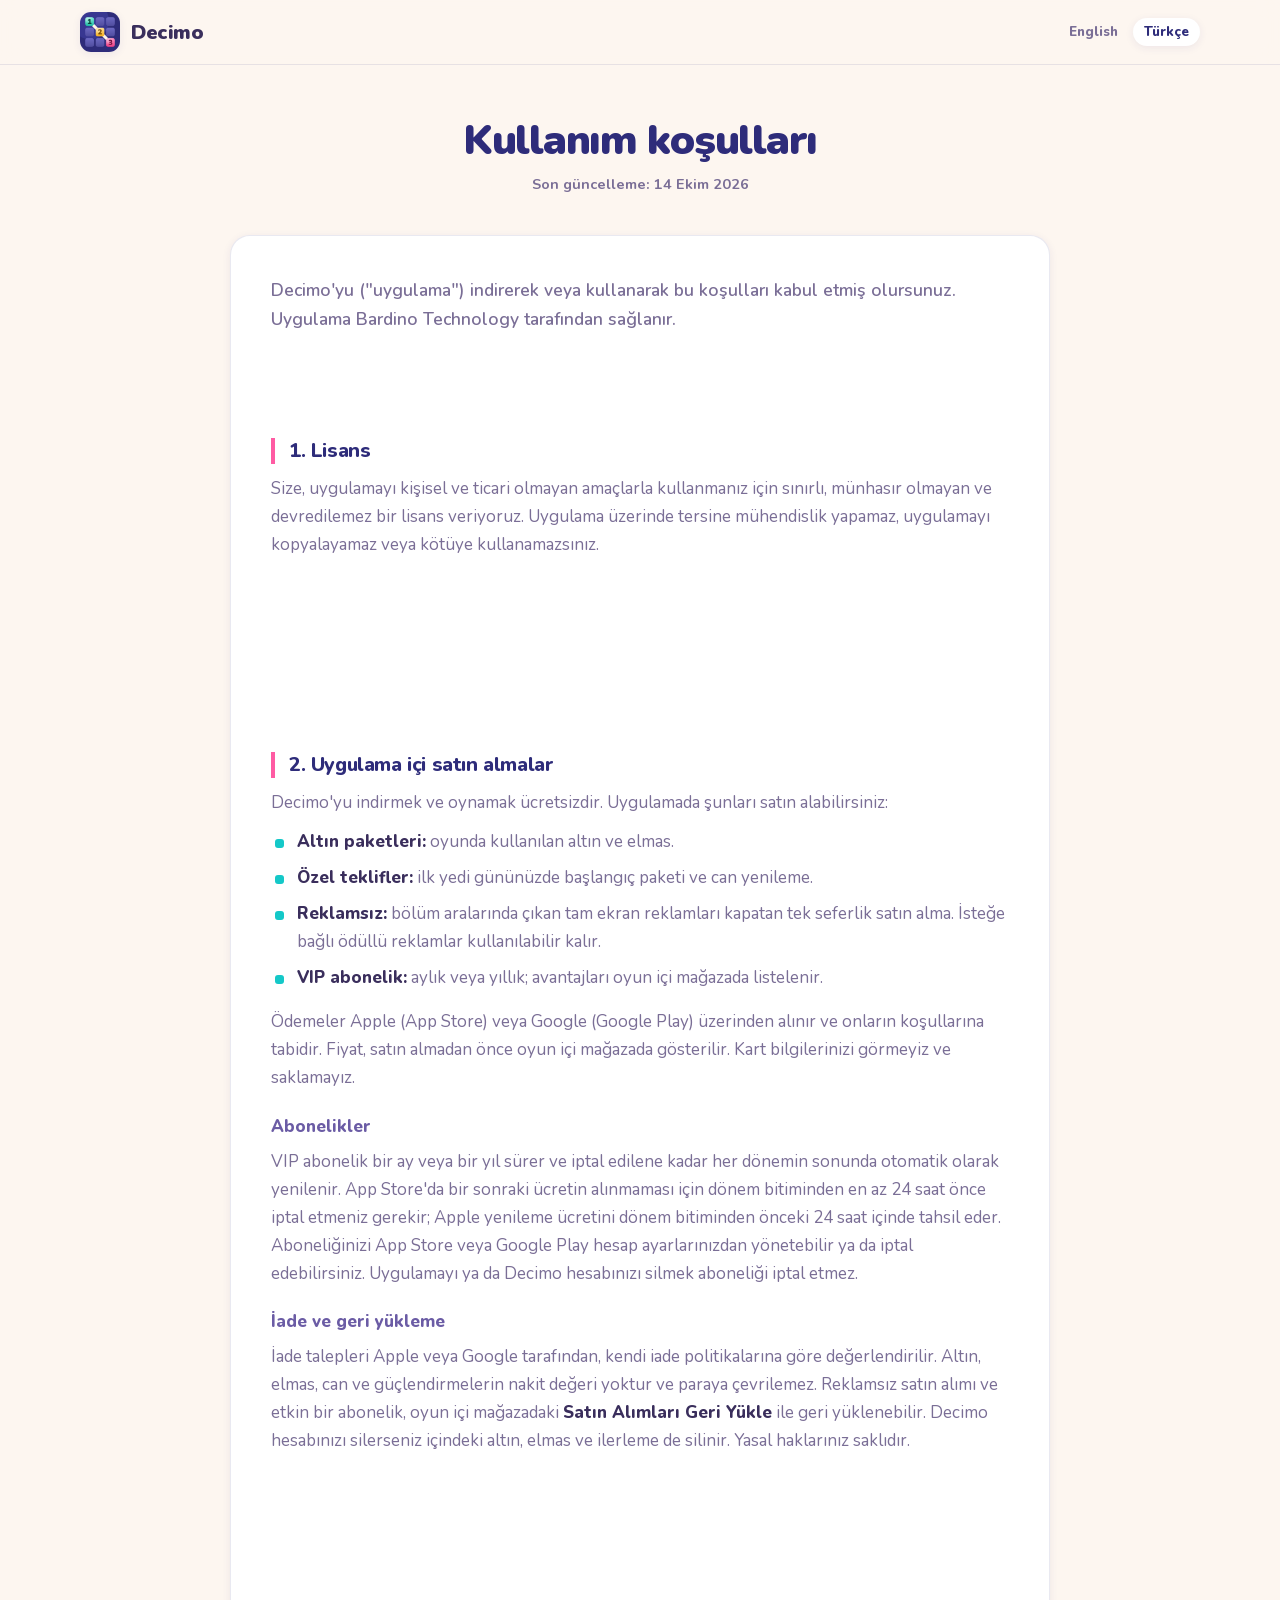
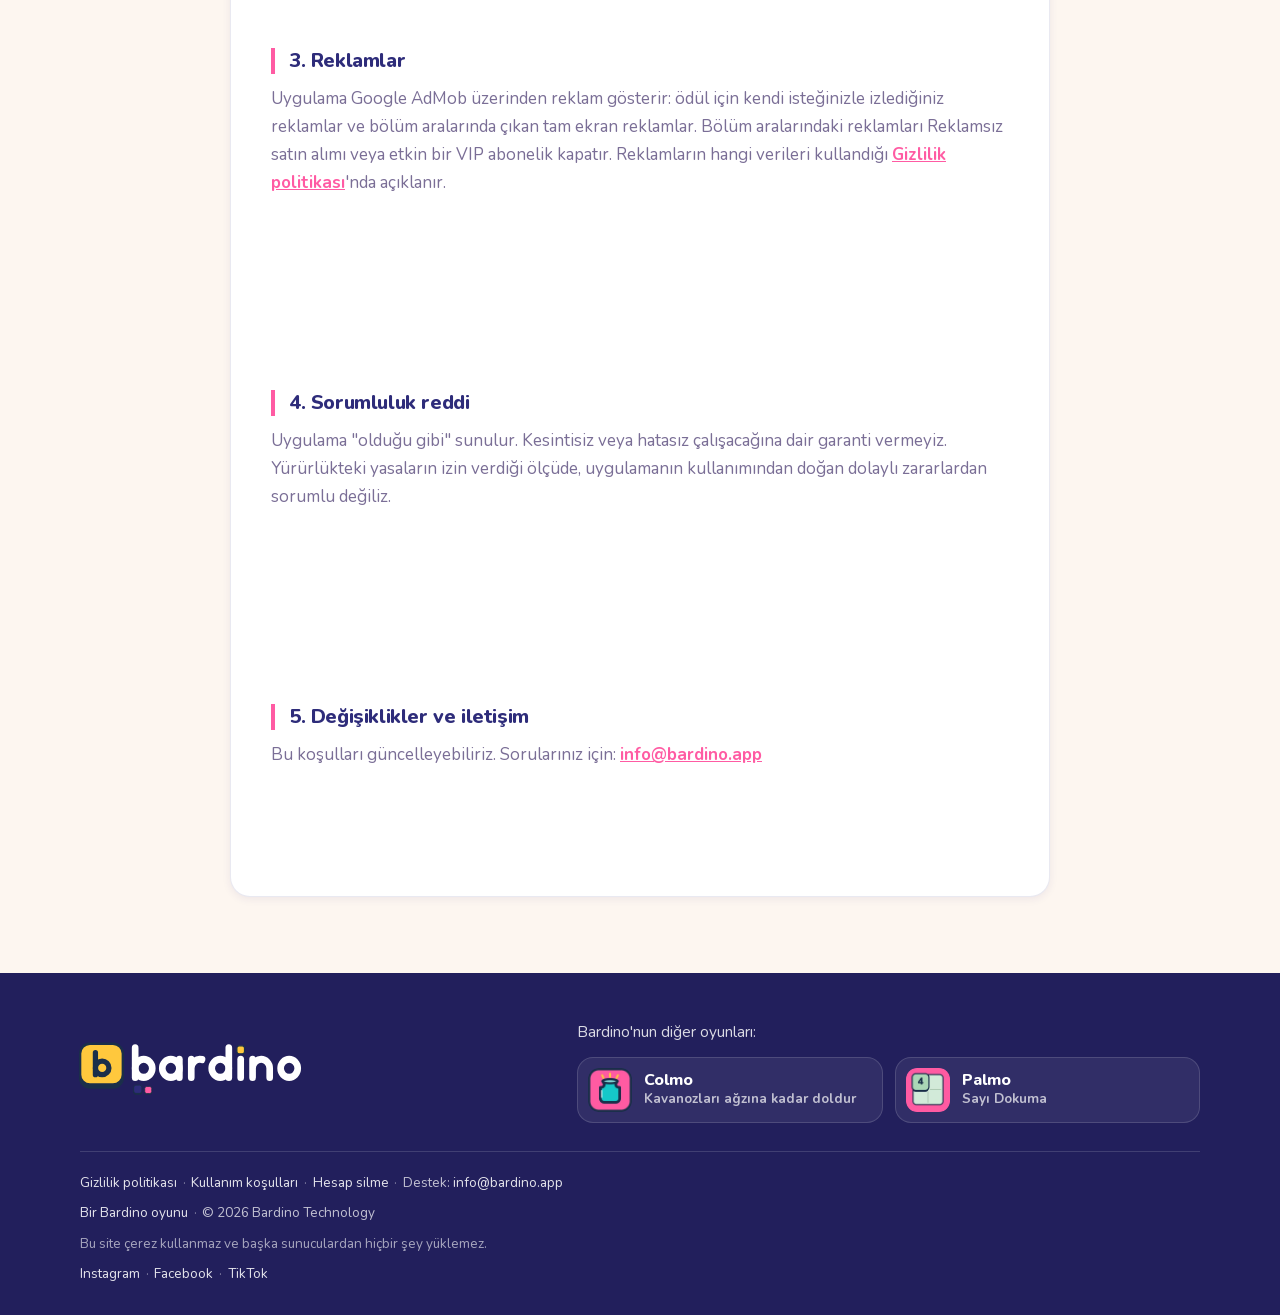
<file: tr/terms-of-use.html>
<!DOCTYPE html>
<html lang="tr">
<head>
    <meta charset="UTF-8">
    <meta name="viewport" content="width=device-width, initial-scale=1.0">
    <meta name="description" content="Decimo'yu kullanma koşulları: uygulama içi satın almalar, abonelikler ve reklamlar.">
    <meta name="robots" content="index, follow">
    <meta property="og:type" content="website">
    <meta property="og:url" content="https://decimo.bardino.app/tr/terms-of-use.html">
    <meta property="og:title" content="Kullanım koşulları - Decimo">
    <meta property="og:description" content="Decimo'yu kullanma koşulları: uygulama içi satın almalar, abonelikler ve reklamlar.">
    <meta property="og:image" content="https://decimo.bardino.app/assets/decimo_share.png">
    <meta property="og:image:width" content="1200">
    <meta property="og:image:height" content="630">
    <meta property="og:locale" content="tr_TR">
    <meta property="og:site_name" content="Decimo">
    <meta name="twitter:card" content="summary_large_image">
    <meta name="twitter:title" content="Kullanım koşulları - Decimo">
    <meta name="twitter:description" content="Decimo'yu kullanma koşulları: uygulama içi satın almalar, abonelikler ve reklamlar.">
    <meta name="twitter:image" content="https://decimo.bardino.app/assets/decimo_share.png">
    <meta name="theme-color" content="#2E2C7A">
    <title>Kullanım koşulları - Decimo</title>
    <link rel="canonical" href="https://decimo.bardino.app/tr/terms-of-use.html">
    <link rel="alternate" hreflang="en" href="https://decimo.bardino.app/terms-of-use.html">
    <link rel="alternate" hreflang="tr" href="https://decimo.bardino.app/tr/terms-of-use.html">
    <link rel="alternate" hreflang="x-default" href="https://decimo.bardino.app/terms-of-use.html">
    <link rel="icon" type="image/png" href="/assets/decimo_icon.png">
    <link rel="apple-touch-icon" href="/assets/decimo_icon.png">
    <link rel="manifest" href="/manifest.json">
    <link rel="stylesheet" href="/css/style.css">
    <link rel="stylesheet" href="/css/legal.css">
</head>
<body>
<header class="ust">
    <div class="kap">
        <a class="marka" href="/tr/">
            <img src="/assets/decimo_icon.png" alt="Decimo" width="40" height="40">
            <b>Decimo</b>
        </a>
        <div class="diller" role="navigation" aria-label="Dil"><a href="/terms-of-use.html" hreflang="en" lang="en"><span class="kod">EN</span><span class="ad">English</span></a><a href="/tr/terms-of-use.html" hreflang="tr" lang="tr" aria-current="page"><span class="kod">TR</span><span class="ad">Türkçe</span></a></div>
    </div>
</header>

<main class="legal-page">
    <div class="legal-container">
        <div class="legal-header">
            <h1>Kullanım koşulları</h1>
            <p class="legal-updated">Son güncelleme: 14 Ekim 2026</p>
        </div>
        <div class="legal-content">
            <p class="legal-intro">Decimo'yu ("uygulama") indirerek veya kullanarak bu koşulları kabul etmiş olursunuz. Uygulama Bardino Technology tarafından sağlanır.</p>

            <section class="legal-section">
                <h2>1. Lisans</h2>
                <p>Size, uygulamayı kişisel ve ticari olmayan amaçlarla kullanmanız için sınırlı, münhasır olmayan ve devredilemez bir lisans veriyoruz. Uygulama üzerinde tersine mühendislik yapamaz, uygulamayı kopyalayamaz veya kötüye kullanamazsınız.</p>
            </section>

            <section class="legal-section">
                <h2>2. Uygulama içi satın almalar</h2>
                <p>Decimo'yu indirmek ve oynamak ücretsizdir. Uygulamada şunları satın alabilirsiniz:</p>
                <ul>
                    <li><strong>Altın paketleri:</strong> oyunda kullanılan altın ve elmas.</li>
                    <li><strong>Özel teklifler:</strong> ilk yedi gününüzde başlangıç paketi ve can yenileme.</li>
                    <li><strong>Reklamsız:</strong> bölüm aralarında çıkan tam ekran reklamları kapatan tek seferlik satın alma. İsteğe bağlı ödüllü reklamlar kullanılabilir kalır.</li>
                    <li><strong>VIP abonelik:</strong> aylık veya yıllık; avantajları oyun içi mağazada listelenir.</li>
                </ul>
                <p>Ödemeler Apple (App Store) veya Google (Google Play) üzerinden alınır ve onların koşullarına tabidir. Fiyat, satın almadan önce oyun içi mağazada gösterilir. Kart bilgilerinizi görmeyiz ve saklamayız.</p>
                <h3>Abonelikler</h3>
                <p>VIP abonelik bir ay veya bir yıl sürer ve iptal edilene kadar her dönemin sonunda otomatik olarak yenilenir. App Store'da bir sonraki ücretin alınmaması için dönem bitiminden en az 24 saat önce iptal etmeniz gerekir; Apple yenileme ücretini dönem bitiminden önceki 24 saat içinde tahsil eder. Aboneliğinizi App Store veya Google Play hesap ayarlarınızdan yönetebilir ya da iptal edebilirsiniz. Uygulamayı ya da Decimo hesabınızı silmek aboneliği iptal etmez.</p>
                <h3>İade ve geri yükleme</h3>
                <p>İade talepleri Apple veya Google tarafından, kendi iade politikalarına göre değerlendirilir. Altın, elmas, can ve güçlendirmelerin nakit değeri yoktur ve paraya çevrilemez. Reklamsız satın alımı ve etkin bir abonelik, oyun içi mağazadaki <strong>Satın Alımları Geri Yükle</strong> ile geri yüklenebilir. Decimo hesabınızı silerseniz içindeki altın, elmas ve ilerleme de silinir. Yasal haklarınız saklıdır.</p>
            </section>

            <section class="legal-section">
                <h2>3. Reklamlar</h2>
                <p>Uygulama Google AdMob üzerinden reklam gösterir: ödül için kendi isteğinizle izlediğiniz reklamlar ve bölüm aralarında çıkan tam ekran reklamlar. Bölüm aralarındaki reklamları Reklamsız satın alımı veya etkin bir VIP abonelik kapatır. Reklamların hangi verileri kullandığı <a href="/tr/privacy-policy.html">Gizlilik politikası</a>'nda açıklanır.</p>
            </section>

            <section class="legal-section">
                <h2>4. Sorumluluk reddi</h2>
                <p>Uygulama "olduğu gibi" sunulur. Kesintisiz veya hatasız çalışacağına dair garanti vermeyiz. Yürürlükteki yasaların izin verdiği ölçüde, uygulamanın kullanımından doğan dolaylı zararlardan sorumlu değiliz.</p>
            </section>

            <section class="legal-section">
                <h2>5. Değişiklikler ve iletişim</h2>
                <p>Bu koşulları güncelleyebiliriz. Sorularınız için: <!--email_off--><a href="mailto:info@bardino.app">info@bardino.app</a><!--/email_off--></p>
            </section>
        </div>
    </div>
</main>

<footer class="aile">
    <div class="kap aile-ust">
        <a class="aile-marka" href="https://bardino.app/tr/"><svg class="aile-logo bardino-intro" viewBox="0 0 600 150" data-bardino-intro role="img" aria-label="Bardino"><g class="bi-mark"><g transform="translate(0 6) scale(1.12)"><rect x="4.5" y="9.5" width="91" height="87" rx="21" class="bi-ef bi-es" stroke-width="5"/><rect x="4.5" y="3" width="91" height="87" rx="21" fill="#FFC83D" class="bi-es" stroke-width="5"/><g fill="none" stroke="#1B2F4A" stroke-width="11.2" stroke-linecap="round"><path d="M37.1 22.1V68.9"/><circle cx="51.5" cy="54.5" r="14.4"/></g></g></g><g class="bi-word"><g transform="translate(134 8) scale(.62)" fill="none" stroke="currentColor" stroke-width="28" stroke-linecap="round" stroke-linejoin="round"><path d="M16 19V136"/><circle cx="52" cy="100" r="36"/><circle cx="166" cy="100" r="36"/><path d="M202 64V136"/><path d="M252 64V136M252 100A36 36 0 0 1 297.32 65.23"/><circle cx="374" cy="100" r="36"/><path d="M410 19V136"/><path d="M460 64V136"/><path d="M510 64V136M510 100A36 36 0 0 1 582 100V136"/><circle cx="664" cy="100" r="36"/></g></g><g transform="translate(139 112) scale(.65)"><g class="bi-stone"><rect x="2" y="6" width="32" height="32" rx="9" class="bi-ef bi-es" stroke-width="3.5"/><rect x="2" y="2" width="32" height="32" rx="9" fill="#2E2C7A" class="bi-es" stroke-width="3.5"/></g><g class="bi-stone"><rect x="44" y="6" width="32" height="32" rx="9" class="bi-ef bi-es" stroke-width="3.5"/><rect x="44" y="2" width="32" height="32" rx="9" fill="#FF5BA3" class="bi-es" stroke-width="3.5"/></g><g class="bi-stone"><rect x="86" y="6" width="32" height="32" rx="9" class="bi-ef bi-es" stroke-width="3.5"/><rect x="86" y="2" width="32" height="32" rx="9" fill="#ABD7B6" class="bi-es" stroke-width="3.5"/></g></g><g class="bi-dot" transform="translate(419.2 30.94)"><rect x="-9.92" y="-19.84" width="19.84" height="19.84" rx="5.58" fill="#FFC83D" class="bi-es" stroke-width="3.1"/></g></svg></a>
        <div class="aile-kardes">
            <p>Bardino'nun diğer oyunları:</p>
            <ul><li><a href="https://colmo.bardino.app/tr/"><img src="/assets/aile/colmo.webp" alt="" width="44" height="44" loading="lazy"><span><b>Colmo</b><small>Kavanozları ağzına kadar doldur</small></span></a></li><li><a href="https://palmo.bardino.app/tr/"><img src="/assets/aile/palmo.webp" alt="" width="44" height="44" loading="lazy"><span><b>Palmo</b><small>Sayı Dokuma</small></span></a></li></ul>
        </div>
    </div>
    <div class="kap aile-alt">
        <p class="f-satir"><a href="/tr/privacy-policy.html">Gizlilik politikası</a> <span class="f-ayrac" aria-hidden="true">&middot;</span> <a href="/tr/terms-of-use.html">Kullanım koşulları</a> <span class="f-ayrac" aria-hidden="true">&middot;</span> <a href="/tr/account-deletion.html">Hesap silme</a> <span class="f-ayrac" aria-hidden="true">&middot;</span> Destek: <!--email_off--><a href="mailto:info@bardino.app">info@bardino.app</a><!--/email_off--></p>
        <p class="f-satir"><a href="https://bardino.app/tr/">Bir Bardino oyunu</a> <span class="f-ayrac" aria-hidden="true">&middot;</span> &copy; 2026 Bardino Technology</p>
        <p class="f-satir f-not">Bu site çerez kullanmaz ve başka sunuculardan hiçbir şey yüklemez.</p>
        <p class="f-satir"><a href="https://www.instagram.com/decimogame/">Instagram</a> <span class="f-ayrac" aria-hidden="true">&middot;</span> <a href="https://www.facebook.com/profile.php?id=61593083333364">Facebook</a> <span class="f-ayrac" aria-hidden="true">&middot;</span> <a href="https://www.tiktok.com/@decimo_game">TikTok</a></p>
    </div>
</footer>

<script src="/assets/bardino-intro.js" defer></script>
</body>
</html>
</file>
<file: css/style.css>
/* Decimo - decimo.bardino.app
 *
 * Palet oyunun kendisinden alindi (lib/theme/app_colors.dart), siteye ozel
 * renk uydurulmadi. Onceki surumde mercan kirmizisi bir tema vardi ve oyunun
 * icinde o renk hic gecmiyordu; siteyi gorup uygulamayi acan kisi baska bir
 * urune bakiyor gibi oluyordu.
 *
 * Oyun ACIK ve pastel: krem suluboya zemin, seker taslari, mor yazi. Ikon
 * lacivert ama o yalnizca ikon; site oyunu yansitiyor, lacivert de derinlik
 * icin alt bant ve altbilgide kullaniliyor.
 */

/* Nunito sitenin kendi dosyalarindan (assets/fonts, lisans OFL.txt). Google
   Fonts'tan yuklendiginde her ziyaretcinin IP'si Google'a gidiyordu. Dosyalar
   oyunun kendi TTF'lerinden (Decimo deposu assets/fonts) Latin + Latin
   Extended-A olarak kesildi; yalnizca CSS'in kullandigi bes kalinlik var. */
@font-face { font-family: Nunito; font-style: normal; font-weight: 400; font-display: swap; src: url("/assets/fonts/nunito-400.woff2") format("woff2"); }
@font-face { font-family: Nunito; font-style: normal; font-weight: 600; font-display: swap; src: url("/assets/fonts/nunito-600.woff2") format("woff2"); }
@font-face { font-family: Nunito; font-style: normal; font-weight: 700; font-display: swap; src: url("/assets/fonts/nunito-700.woff2") format("woff2"); }
@font-face { font-family: Nunito; font-style: normal; font-weight: 800; font-display: swap; src: url("/assets/fonts/nunito-800.woff2") format("woff2"); }
@font-face { font-family: Nunito; font-style: normal; font-weight: 900; font-display: swap; src: url("/assets/fonts/nunito-900.woff2") format("woff2"); }

:root {
  --krem:    #FDF6F0;
  --beyaz:   #FFFFFF;
  --pembe:   #FF5BA3;
  --turkuaz: #14C8C8;
  --sari:    #FFC83D;
  --lacivert:#2E2C7A;
  --mor:     #6B5CA5;
  --ink:     #3A2E5C;
  --soluk:   #7A6E96;
  --cizgi:   rgba(46, 44, 122, .10);
  --golge-s: 0 2px 8px rgba(46, 44, 122, .08);
  --golge-o: 0 8px 24px rgba(46, 44, 122, .12);
  --golge-b: 0 18px 48px rgba(46, 44, 122, .18);
  --r:       20px;

  /* Lacivert hem baslik rengi hem dugme/bant zemini. Koyu temada baslik
     acilmali, zeminler kalmali; o yuzden baslik ayri bir ad. */
  --baslik:  var(--lacivert);
  --ust:     rgba(253, 246, 240, .88);
  --rozet-z: rgba(20, 200, 200, .14);
  --rozet-y: #0E8F8F;
  --dolgu-y: #fff;
  color-scheme: light dark;
}

/* Koyu tema: sistem tercihine uyuyor, bardino.app ile ayni kural. Renkler
   uygulamanin kendi koyu temasindan (lib/theme/app_colors.dart,
   ThemeColors.dark): zemin #241640, yuzey #3A2A5E, metin #F5ECFA / #C4B8D8,
   pembe #FF7AB8, turkuaz #3FE0E0, sari #FFD96E. Pembe dolgunun uzerindeki
   yazi beyaz degil oyunun onPrimary'si (#53283C): beyaz o pembede 2.41,
   onPrimary 5.03. */
@media (prefers-color-scheme: dark) {
  :root {
    --krem:    #241640;
    --beyaz:   #3A2A5E;
    --pembe:   #FF7AB8;
    --turkuaz: #3FE0E0;
    --sari:    #FFD96E;
    --mor:     #B57FF0;
    --ink:     #F5ECFA;
    --soluk:   #C4B8D8;
    --baslik:  #F5ECFA;
    --cizgi:   rgba(255, 255, 255, .10);
    --golge-s: 0 2px 8px rgba(0, 0, 0, .25);
    --golge-o: 0 8px 24px rgba(0, 0, 0, .30);
    --golge-b: 0 18px 48px rgba(0, 0, 0, .40);
    --ust:     rgba(36, 22, 64, .88);
    --rozet-z: rgba(63, 224, 224, .14);
    --rozet-y: #3FE0E0;
    --dolgu-y: #53283C;
  }
}

* { box-sizing: border-box; margin: 0; padding: 0; }

/* GORSELLERDE height:auto SART. width/height oznitelikleri CLS icin duruyor
   ama CSS yalnizca genisligi ezerse yukseklik oznitelikteki degerde kaliyor:
   1080x2160'lik ekran goruntusu 2160 piksel yuksekliginde bir satir aciyor ve
   kahramanin metin sutunu ekranin cok altina dusuyordu. */
img { max-width: 100%; height: auto; display: block; }

html { scroll-behavior: smooth; }

body {
  background: var(--krem);
  color: var(--ink);
  font-family: Nunito, system-ui, -apple-system, "Segoe UI", sans-serif;
  font-size: 17px;
  line-height: 1.65;
  -webkit-font-smoothing: antialiased;
}

.kap { width: min(1120px, 92vw); margin: 0 auto; }

a { color: var(--pembe); }

/* ── Ust bar ─────────────────────────────────────────────────────────── */
.ust {
  position: sticky; top: 0; z-index: 50;
  background: var(--ust);
  backdrop-filter: blur(10px);
  border-bottom: 1px solid var(--cizgi);
}
.ust .kap { display: flex; align-items: center; gap: 14px; padding: 12px 0; }
.marka { display: flex; align-items: center; gap: 11px; text-decoration: none; color: var(--ink); }
.marka img { width: 40px; height: 40px; border-radius: 11px; box-shadow: var(--golge-s); }
.marka b { font-size: 20px; font-weight: 900; letter-spacing: -.02em; }
.ust nav { margin-left: auto; display: flex; gap: 22px; }
.ust nav a { color: var(--soluk); text-decoration: none; font-weight: 700; font-size: 15px; }
.ust nav a:hover { color: var(--pembe); }
@media (max-width: 720px) { .ust nav { display: none; } }

/* ── Dil secici ──────────────────────────────────────────────────────── */
/* Colmo ve Palmo'daki .diller ile ayni yapi, bayrak yok. Gorunum Decimo'nun:
   hap bicimi, yumusak golge, kat kontur yok. Secili dil beyaz yuzeyde ve
   marka ikonuyla ayni golgede duruyor.

   Alti dilin tam adi ~500 piksel istiyor; 375 piksellik telefonda markadan
   sonra ~205 piksel kaliyor. O yuzden 1180 altinda iki harfli koda donuyor
   ve 900 altinda capa menusu (.cipa) kalkiyor, ikisi birden sigmiyordu.
   Tam ad yalnizca gozden gizleniyor: ekran okuyucu yine "Deutsch" okuyor.
   Yine de sigmazsa (320 piksel) satir kiriliyor, yatay tasma olmuyor. */
.diller {
  margin-left: auto; min-width: 0;
  display: flex; flex-wrap: wrap; justify-content: flex-end; gap: 4px;
}
.ust .cipa + .diller { margin-left: 4px; padding-left: 14px; border-left: 1px solid var(--cizgi); }
.diller a {
  display: inline-block; padding: 5px 11px; border-radius: 999px;
  color: var(--soluk); text-decoration: none;
  font-weight: 800; font-size: 13.5px; line-height: 1.3;
  transition: color .16s ease, background .16s ease;
}
.diller a:hover { color: var(--pembe); }
.diller a[aria-current="page"] { color: var(--baslik); background: var(--beyaz); box-shadow: var(--golge-s); }
.diller .kod { display: none; }
@media (max-width: 1180px) {
  .diller a { padding: 5px 8px; }
  .diller .kod { display: inline; }
  .diller .ad {
    position: absolute; width: 1px; height: 1px; overflow: hidden;
    clip: rect(0 0 0 0); clip-path: inset(50%); white-space: nowrap;
  }
}
@media (max-width: 900px) {
  .ust .cipa { display: none; }
  .ust .cipa + .diller { margin-left: auto; padding-left: 0; border-left: 0; }
}
@media (max-width: 420px) {
  .ust .kap { gap: 10px; }
  .diller { gap: 2px; }
  .diller a { padding: 5px 6px; font-size: 13px; }
}

/* ── Butonlar ────────────────────────────────────────────────────────── */
.dugmeler { display: flex; gap: 12px; flex-wrap: wrap; }
.dugme {
  display: inline-flex; align-items: center; gap: 9px;
  padding: 14px 24px; border-radius: 999px;
  font-weight: 800; font-size: 16px; text-decoration: none;
  transition: transform .16s ease, box-shadow .16s ease;
  white-space: nowrap;
}
.dugme:hover { transform: translateY(-2px); }
.d-play  { background: var(--pembe);    color: var(--dolgu-y); box-shadow: 0 6px 18px rgba(255, 91, 163, .38); }
.d-play:hover  { box-shadow: 0 10px 26px rgba(255, 91, 163, .46); }
.d-apple { background: var(--lacivert); color: #fff; box-shadow: 0 6px 18px rgba(46, 44, 122, .34); }
.d-apple:hover { box-shadow: 0 10px 26px rgba(46, 44, 122, .44); }
.dugme svg { width: 20px; height: 20px; fill: currentColor; flex: none; }

/* ── Kahraman ────────────────────────────────────────────────────────── */
.kahraman { padding: 72px 0 84px; overflow: hidden; }
.kahraman .kap { display: grid; grid-template-columns: 1.05fr .95fr; gap: 56px; align-items: center; }
.kahraman h1 {
  font-size: clamp(38px, 5.4vw, 60px); font-weight: 900;
  line-height: 1.08; letter-spacing: -.03em; color: var(--baslik);
}
.kahraman h1 em { font-style: normal; color: var(--pembe); }
.kahraman .alt { font-size: 19px; color: var(--soluk); margin: 20px 0 30px; max-width: 33em; }
.kucuk { font-size: 14px; color: var(--soluk); margin-top: 16px; }

.telefon { justify-self: center; position: relative; }
.telefon img {
  width: min(310px, 74vw); border-radius: 30px;
  box-shadow: var(--golge-b); display: block;
  border: 7px solid #fff;
}
/* Arkadaki yumusak leke: ekran goruntusu krem zeminde yuzer gibi durmasin. */
.telefon::before {
  content: ""; position: absolute; inset: -12% -18%;
  background: radial-gradient(closest-side, rgba(255, 91, 163, .20), transparent 72%);
  z-index: -1;
}
@media (max-width: 880px) {
  .kahraman .kap { grid-template-columns: 1fr; gap: 40px; text-align: center; }
  .dugmeler { justify-content: center; }
  .kahraman .alt { margin-inline: auto; }
}

/* ── Bolumler ────────────────────────────────────────────────────────── */
section { padding: 76px 0; }
.beyaz-bolum { background: var(--beyaz); }
h2 {
  font-size: clamp(28px, 3.6vw, 40px); font-weight: 900;
  letter-spacing: -.02em; color: var(--baslik); text-align: center;
}
.bolum-alt { text-align: center; color: var(--soluk); margin: 12px auto 44px; max-width: 40em; }
/* Alt metni olmayan bolum: baslikla icerik arasindaki boslugu .bolum-alt
   veriyordu. */
.kap > h2 + .adimlar, .kap > h2 + .vitrin { margin-top: 40px; }

/* ── Nasil oynanir ───────────────────────────────────────────────────── */
.adimlar { display: grid; grid-template-columns: repeat(3, 1fr); gap: 24px; }
.adim {
  background: var(--krem); border: 1px solid var(--cizgi);
  border-radius: var(--r); padding: 30px 26px; text-align: center;
}
.beyaz-bolum .adim { background: var(--beyaz); box-shadow: var(--golge-s); border-color: transparent; }
.adim h3 { font-size: 20px; font-weight: 800; margin-bottom: 8px; color: var(--baslik); }
.adim p { color: var(--soluk); font-size: 15.5px; }
/* Puan sayisi cumlenin vurgusu; soluk gri kalirsa gozden kaciyor. */
.adim p strong { color: var(--pembe); font-weight: 900; }
.taslar { display: flex; gap: 8px; justify-content: center; margin-bottom: 18px; }
/* Taslar oyundaki hucrelerin sadelestirilmis hali: ayni yuvarlaklik, ayni
   pastel doygunluk, ayni krem rakam. */
.tas {
  width: 46px; height: 46px; border-radius: 14px;
  display: grid; place-items: center;
  font-weight: 900; font-size: 22px; color: #FFF6E9;
  box-shadow: inset 0 -3px 0 rgba(0, 0, 0, .10), var(--golge-s);
}
.t1 { background: #7FD6C4; } .t2 { background: #FFD37A; } .t3 { background: #FF9CC4; }
.t4 { background: #9BC8F0; } .t5 { background: #C3A9E8; } .t6 { background: #F79C8D; }
.ok { align-self: center; color: var(--soluk); font-weight: 900; }
@media (max-width: 820px) { .adimlar { grid-template-columns: 1fr; } }

/* ── Ozellikler ──────────────────────────────────────────────────────── */
.ozellikler { display: grid; grid-template-columns: repeat(4, 1fr); gap: 18px; }
.ozellik {
  background: var(--beyaz); border-radius: var(--r); padding: 26px 22px;
  box-shadow: var(--golge-s); text-align: center;
}
.krem-bolum .ozellik { background: var(--krem); box-shadow: none; border: 1px solid var(--cizgi); }
.ozellik .sayi { font-size: 34px; font-weight: 900; color: var(--pembe); line-height: 1.1; }
.ozellik h3 { font-size: 17px; font-weight: 800; margin: 6px 0 6px; color: var(--baslik); }
.ozellik p { font-size: 14.5px; color: var(--soluk); }
@media (max-width: 900px) { .ozellikler { grid-template-columns: repeat(2, 1fr); } }
@media (max-width: 520px) { .ozellikler { grid-template-columns: 1fr; } }

/* ── Ekran goruntuleri ───────────────────────────────────────────────── */
.vitrin { display: flex; gap: 20px; overflow-x: auto; padding: 6px 2px 20px; scroll-snap-type: x mandatory; }
.vitrin figure { flex: none; width: 232px; scroll-snap-align: center; }
.vitrin img {
  width: 100%; border-radius: 22px; display: block;
  box-shadow: var(--golge-o); border: 5px solid #fff;
}
.vitrin figcaption { text-align: center; font-size: 14.5px; color: var(--soluk); margin-top: 12px; font-weight: 700; }

/* ── Numo bandi ──────────────────────────────────────────────────────── */
.numo-bant { background: var(--lacivert); color: #fff; }
.numo-bant .kap { display: grid; grid-template-columns: 190px 1fr; gap: 40px; align-items: center; }
.numo-bant img { width: 190px; height: 190px; }
.numo-bant h2 { color: #fff; text-align: left; }
.numo-bant p { color: rgba(255, 255, 255, .78); margin-top: 12px; max-width: 44em; }
@media (max-width: 780px) {
  .numo-bant .kap { grid-template-columns: 1fr; text-align: center; justify-items: center; }
  .numo-bant h2 { text-align: center; }
}

/* ── Kapanis ─────────────────────────────────────────────────────────── */
.kapanis { text-align: center; }
.kapanis .dugmeler { justify-content: center; margin-top: 28px; }

/* ── Altbilgi ────────────────────────────────────────────────────────── */
/* Uc oyun sitesinde ayni yapi: Bardino logosu, tek cumle ve iki kardes kart,
   en altta yasal satir (Colmo ve Palmo'da build.py aile() uretiyor). Burada
   Decimo'nun kurallariyla: lacivert bant, yumusak yuzeyler, kat kontur yok.
   Bardino logosunun yazisi currentColor; bant koyu oldugu icin beyaz. */
footer { background: #221F5C; color: rgba(255, 255, 255, .72); padding: 46px 0 30px; font-size: 14.5px; }
footer a { color: rgba(255, 255, 255, .88); text-decoration: none; }
footer a:hover { color: var(--sari); }
.aile-ust { display: grid; grid-template-columns: minmax(0, 1fr) minmax(0, 1.35fr); gap: 22px 36px; align-items: center; }
@media (max-width: 760px) { .aile-ust { grid-template-columns: 1fr; } }
.aile-marka { display: inline-block; color: #fff; border-radius: 12px; }
.aile-marka:hover { color: #fff; }
.aile-logo { width: min(230px, 62vw); height: auto; display: block; }
.aile-kardes p { color: rgba(255, 255, 255, .84); font-size: 15.5px; margin-bottom: 12px; }
.aile-kardes ul { list-style: none; display: grid; grid-template-columns: repeat(auto-fit, minmax(200px, 1fr)); gap: 12px; }
.aile-kardes a {
  display: flex; align-items: center; gap: 12px; padding: 10px 14px 10px 10px;
  background: rgba(255, 255, 255, .07); border: 1px solid rgba(255, 255, 255, .14);
  border-radius: 16px; transition: background .16s ease, transform .16s ease;
}
.aile-kardes a:hover { background: rgba(255, 255, 255, .13); transform: translateY(-2px); }
.aile-kardes img { width: 44px; height: 44px; border-radius: 11px; flex: none; }
.aile-kardes b { display: block; color: #fff; font-size: 16px; font-weight: 800; line-height: 1.2; }
.aile-kardes small { display: block; color: rgba(255, 255, 255, .7); font-size: 13.5px; font-weight: 700; line-height: 1.35; }
/* Alt satirlar uc oyun sitesinde ayni sirada: yasal sayfalar ve destek
   adresi, sonra "Bir Bardino oyunu" ve telif, sonra cerez notu. Sosyal
   hesaplar yalnizca Decimo'da var; ortak satirlari bozmasin diye en sonda. */
.aile-alt {
  margin-top: 28px; padding-top: 20px; border-top: 1px solid rgba(255, 255, 255, .14); font-size: 13.5px;
}
.f-satir { margin: 0 0 8px; }
.f-satir:last-child { margin-bottom: 0; }
.f-ayrac { margin: 0 .2em; color: rgba(255, 255, 255, .45); }
.f-not { color: rgba(255, 255, 255, .6); }

@media (prefers-reduced-motion: reduce) {
  * { transition: none !important; }
  .aile-kardes a:hover { transform: none; }
  html { scroll-behavior: auto; }
}

/* Koyu temada lacivert dugme ve altbilgi zeminde kayboluyordu; uygulamanin
   bir ust yuzeyi (#503C82) ve izgara zemini (#1C1030) ayirt ediyor. Bu blok
   dosyanin SONUNDA olmak zorunda: ayni ozgulluktaki .d-apple ve footer
   kurallari yukarida, basa konunca onlar eziyordu. */
@media (prefers-color-scheme: dark) {
  .d-apple { background: #503C82; }
  footer { background: #1C1030; }
}

/* Bardino kilidi ve acilis filmi (assets/bardino-intro.js). Nokta ucarken
   kutunun ustune cikiyor; overflow gorunur olmali. Kontur ve golge rengi
   --bi-edge'den, yazi currentColor'dan. */
.bardino-intro { overflow: visible; }
.bardino-intro .bi-ef { fill: var(--bi-edge, #1B2F4A); }
.bardino-intro .bi-es { stroke: var(--bi-edge, #1B2F4A); }
</file>
<file: css/legal.css>
/* Decimo - gizlilik, kullanim kosullari, hesap silme
 *
 * Bu sayfalar magaza kayitlarindan dogrudan baglaniyor, yani Decimo'yu ilk
 * gorecegi yer burasi olan insanlar var. Ana sayfayla ayni paleti kullaniyor;
 * degiskenler style.css'te tanimli, burada yeniden tanimlanmiyor.
 *
 * Sayfalar Ekim 2026'dan beri build.py + legal_text.py ile uretiliyor;
 * Ingilizce kokte, Turkce /tr/ altinda.
 */

/* Ust bar ve altbilgi ana sayfayla AYNI isaretleme (.ust, footer.aile);
   stilleri style.css'te. Eskiden burada ayri bir .navbar ve .footer vardi. */

/* ── Sayfa govdesi ───────────────────────────────────────────────────── */
.legal-page { background: var(--krem); min-height: 100vh; }
.legal-container { width: min(820px, 92vw); margin: 0 auto; padding: 52px 0 76px; }

.legal-header { text-align: center; margin-bottom: 38px; }
.legal-header h1 {
  font-size: clamp(30px, 4.4vw, 42px); font-weight: 900;
  letter-spacing: -.03em; color: var(--baslik); line-height: 1.15;
}
.legal-updated { font-size: 14.5px; color: var(--soluk); font-weight: 700; margin-top: 8px; }

.legal-content {
  background: var(--beyaz); border: 1px solid var(--cizgi);
  border-radius: var(--r); padding: clamp(22px, 4vw, 40px);
  box-shadow: var(--golge-s);
}
.legal-intro { font-size: 17.5px; color: var(--soluk); font-weight: 600; margin-bottom: 28px; }

.legal-section { margin-bottom: 30px; }
.legal-section:last-child { margin-bottom: 0; }
.legal-section h2 {
  font-size: 20px; font-weight: 800; color: var(--baslik); line-height: 1.3;
  margin-bottom: 11px; padding-left: 14px; border-left: 4px solid var(--pembe);
  /* style.css'teki h2 bolum basligi ortali; hukuk metninde sola yaslanmali. */
  text-align: left;
}
.legal-section h3 { font-size: 17px; font-weight: 800; color: var(--mor); margin: 20px 0 7px; }
.legal-section p { color: var(--soluk); margin-bottom: 11px; }
.legal-section ul { list-style: none; margin: 6px 0 16px; padding: 0; }
.legal-section li { position: relative; padding-left: 26px; margin-bottom: 8px; color: var(--soluk); }
/* Madde imi oyundaki hucre: yuvarlatilmis kare, turkuaz. */
.legal-section li::before {
  content: ""; position: absolute; left: 4px; top: .62em;
  width: 9px; height: 9px; border-radius: 3px; background: var(--turkuaz);
}
.legal-section a { color: var(--pembe); font-weight: 700; }
.legal-section a:hover { text-decoration: underline; }
.legal-section strong { color: var(--ink); font-weight: 800; }

.legal-contact { background: var(--krem); border-radius: 14px; padding: 18px 20px; margin-top: 8px; }
.legal-contact p { margin-bottom: 4px; }

.callout {
  background: linear-gradient(135deg, rgba(20, 200, 200, .12), rgba(255, 200, 61, .14));
  border: 1px solid var(--cizgi); border-radius: 14px;
  padding: 16px 19px; margin: 18px 0;
}
.callout p { margin: 0; color: var(--soluk); }

/* Dil secici yok: her dilin kendi sayfasi var (/ ve /tr/), gecis ust
   bardaki .diller ile, ana sayfadaki gibi. */

/* ── Silme adimlari ──────────────────────────────────────────────────── */
.steps-deletion { counter-reset: dstep; margin: 16px 0; }
.step-del {
  position: relative; padding: 16px 16px 16px 56px; margin-bottom: 11px;
  background: var(--krem); border-radius: 14px; font-weight: 600; color: var(--soluk);
}
.step-del::before {
  counter-increment: dstep; content: counter(dstep);
  position: absolute; left: 16px; top: 50%; transform: translateY(-50%);
  width: 30px; height: 30px; background: var(--pembe); color: var(--dolgu-y);
  border-radius: 50%; display: grid; place-items: center; font-weight: 900; font-size: 15px;
}

@media (prefers-reduced-motion: reduce) {
  * { transition: none !important; }
}
</file>
